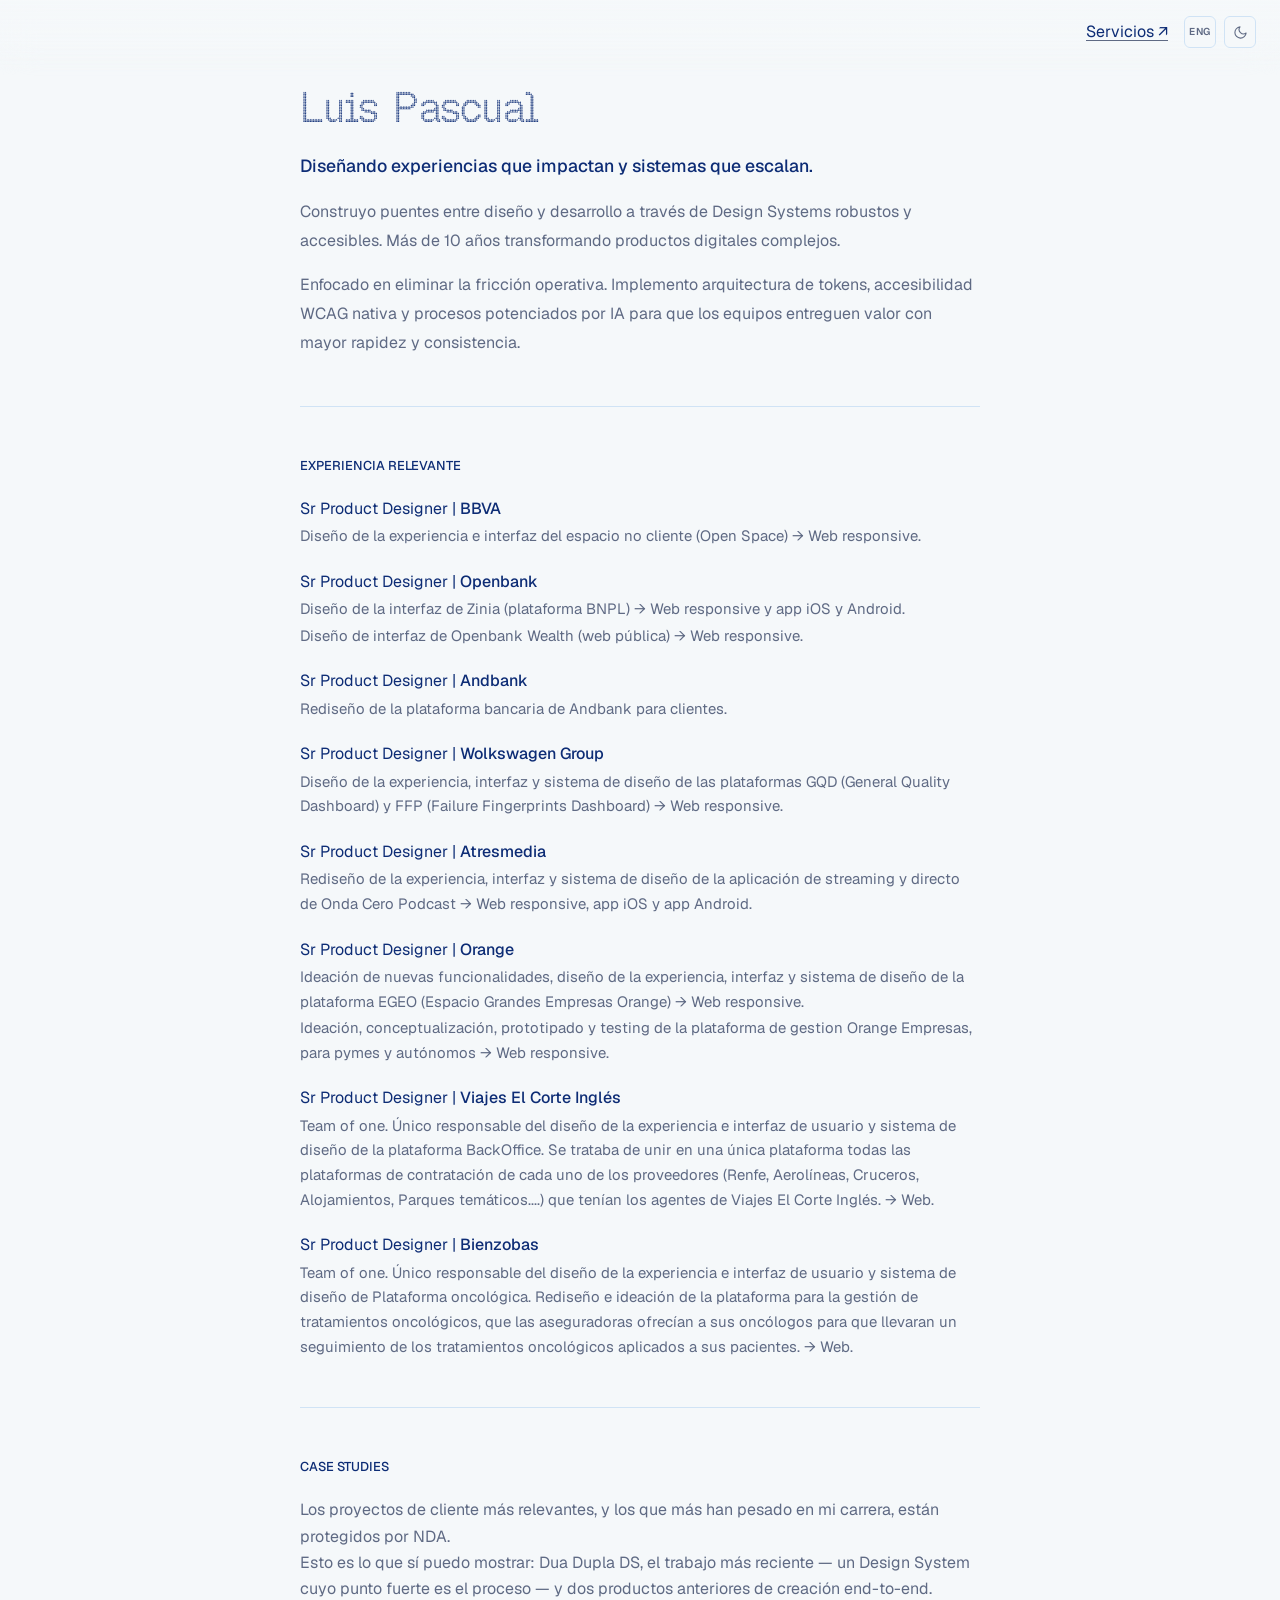
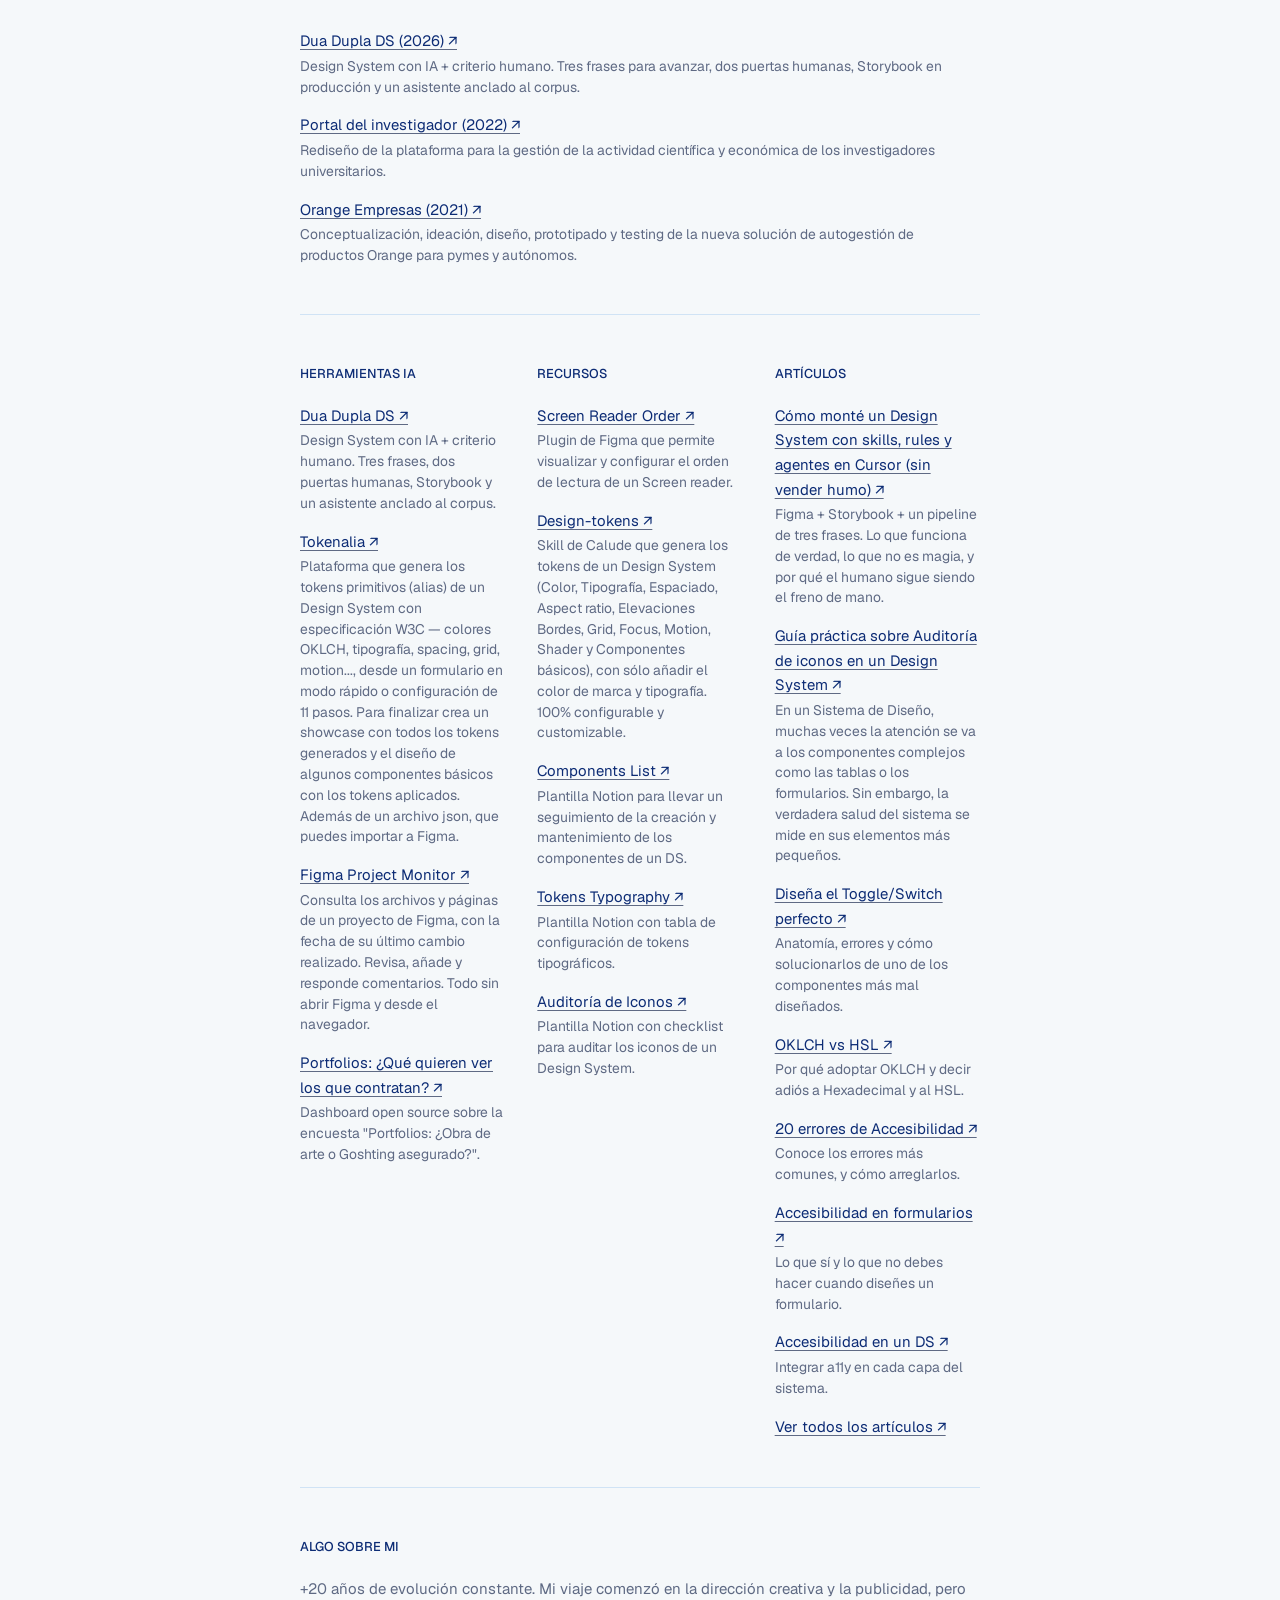
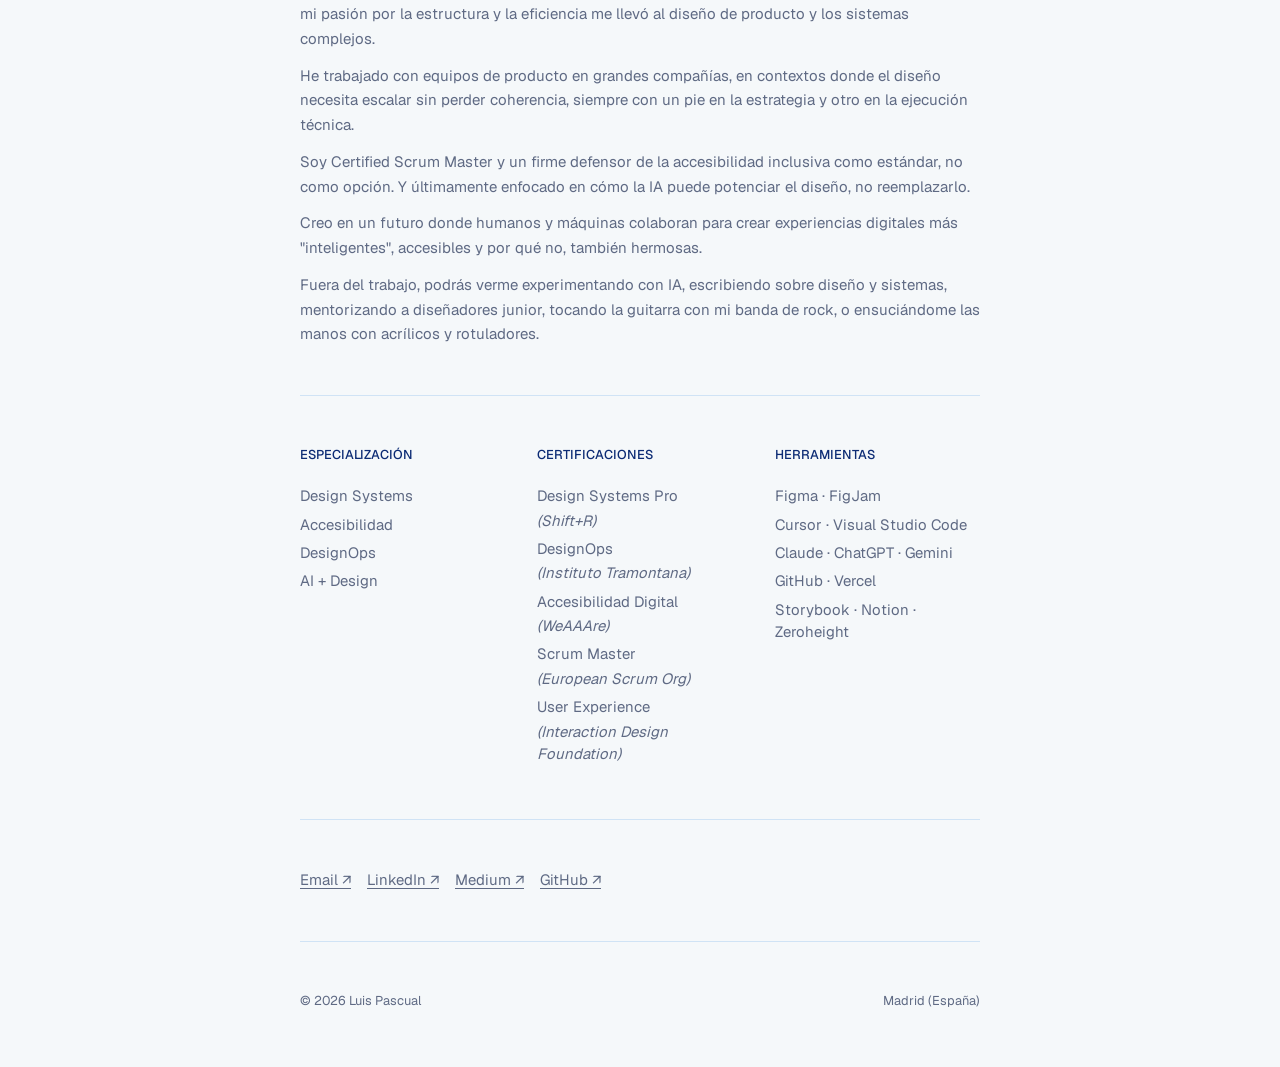
<file: index.html>
<!DOCTYPE html>
<html lang="es">
<head>
    <!-- Google tag (gtag.js) -->
<script async src="https://www.googletagmanager.com/gtag/js?id=G-8W9S8MQT3W"></script>
<script>
  window.dataLayer = window.dataLayer || [];
  function gtag(){dataLayer.push(arguments);}
  gtag('js', new Date());

  gtag('config', 'G-8W9S8MQT3W');
</script>
    <meta charset="UTF-8">
    <meta name="viewport" content="width=device-width, initial-scale=1.0">
    <meta name="description" content="Luis Pascual — Sr Product Designer especializado en Design Systems, Accesibilidad y DesignOps">
    <title>Luis Pascual — Sr Product Designer</title>
    <link rel="alternate" hreflang="es" href="/">
    <link rel="alternate" hreflang="en" href="/en/">
    <link rel="alternate" hreflang="x-default" href="/">
    <link rel="icon" href="assets/favicon.svg" type="image/svg+xml" sizes="any">
    <link rel="stylesheet" href="css/tokens.css">
    <link rel="stylesheet" href="css/styles.css?v=12">
    <!-- Anti-FOUC: aplica el tema antes de renderizar -->
    <script>(function(){var t=localStorage.getItem('theme');if(t)document.documentElement.setAttribute('data-theme',t);})()</script>
</head>
<body>
    <a href="#main-content" class="skip-link">Saltar al contenido principal</a>

    <div class="site-controls">
        <a class="nav-link" href="servicios/">Servicios ↗</a>
        <div class="site-utilities">
            <a class="lang-toggle" href="en/" lang="en" hreflang="en" aria-label="Cambiar a inglés">ENG</a>
            <button class="theme-toggle" id="theme-toggle" aria-label="Cambiar a modo oscuro">
                <!-- Luna: visible en modo claro -->
                <svg class="icon-moon" xmlns="http://www.w3.org/2000/svg" width="15" height="15" viewBox="0 0 24 24" fill="none" stroke="currentColor" stroke-width="1.75" stroke-linecap="round" stroke-linejoin="round" aria-hidden="true">
                    <path d="M21 12.79A9 9 0 1 1 11.21 3 7 7 0 0 0 21 12.79z"/>
                </svg>
                <!-- Sol: visible en modo oscuro -->
                <svg class="icon-sun" xmlns="http://www.w3.org/2000/svg" width="15" height="15" viewBox="0 0 24 24" fill="none" stroke="currentColor" stroke-width="1.75" stroke-linecap="round" stroke-linejoin="round" aria-hidden="true">
                    <circle cx="12" cy="12" r="4.5"/>
                    <line x1="12" y1="2"     x2="12" y2="4"/>
                    <line x1="12" y1="20"    x2="12" y2="22"/>
                    <line x1="4.22" y1="4.22"   x2="5.64" y2="5.64"/>
                    <line x1="18.36" y1="18.36" x2="19.78" y2="19.78"/>
                    <line x1="2"  y1="12"    x2="4"  y2="12"/>
                    <line x1="20" y1="12"    x2="22" y2="12"/>
                    <line x1="4.22" y1="19.78"  x2="5.64" y2="18.36"/>
                    <line x1="18.36" y1="5.64"  x2="19.78" y2="4.22"/>
                </svg>
            </button>
        </div>
    </div>
    <canvas id="dot-grid" aria-hidden="true"></canvas>
    <main id="main-content">
        <header class="intro">
            <h1>Luis Pascual</h1>
            <p class="tagline-1">
                Diseñando experiencias que impactan y sistemas que escalan.
            </p>
            <p class="tagline">
                Construyo puentes entre diseño y desarrollo a través de Design Systems robustos y accesibles. Más de 10 años transformando productos digitales complejos.
            </p>

            <p class="tagline">
                Enfocado en eliminar la fricción operativa. Implemento arquitectura de tokens, accesibilidad WCAG nativa y procesos potenciados por IA para que los equipos entreguen valor con mayor rapidez y consistencia.
            </p>
        </header>

        <hr>

        <section>
            <h2>Experiencia relevante</h2>
            <div class="work-list">
                <div class="work-item">
                    <p class="work-role">Sr Product Designer |  <strong>BBVA</strong></p>
                    <p class="work-meta">Diseño de la experiencia e interfaz del espacio no cliente (Open Space) → Web responsive.</p>
                </div>
                <div class="work-item">
                    <p class="work-role">Sr Product Designer |  <strong>Openbank</strong></p>
                    <p class="work-meta">Diseño de la interfaz de Zinia (plataforma BNPL) → Web responsive y app iOS y Android.</p>
                    <p class="work-meta">Diseño de interfaz de Openbank Wealth (web pública) → Web responsive.</p>
                </div>
                <div class="work-item">
                    <p class="work-role">Sr Product Designer |  <strong>Andbank</strong></p>
                    <p class="work-meta">Rediseño de la plataforma bancaria de Andbank para clientes.</p>
                </div>
                <div class="work-item">
                    <p class="work-role">Sr Product Designer |  <strong>Wolkswagen Group</strong></p>
                    <p class="work-meta">Diseño de la experiencia, interfaz y sistema de diseño de las plataformas GQD (General Quality Dashboard) y FFP (Failure Fingerprints Dashboard) → Web responsive.</p>
                </div>
                <div class="work-item">
                    <p class="work-role">Sr Product Designer |  <strong>Atresmedia</strong></p>
                    <p class="work-meta">Rediseño de la experiencia, interfaz y sistema de diseño de la aplicación de streaming y directo de Onda Cero Podcast → Web responsive, app iOS y app Android.</p>
                </div>
                <div class="work-item">
                    <p class="work-role">Sr Product Designer |  <strong>Orange</strong></p>
                    <p class="work-meta">Ideación de nuevas funcionalidades, diseño de la experiencia, interfaz y sistema de diseño de la plataforma EGEO (Espacio Grandes Empresas Orange) → Web responsive.</p>
                    <p class="work-meta">Ideación, conceptualización, prototipado y testing de la plataforma de gestion Orange Empresas, para pymes y autónomos → Web responsive.</p>
                </div>
                <div class="work-item">
                    <p class="work-role">Sr Product Designer |  <strong>Viajes El Corte Inglés</strong></p>
                    <p class="work-meta">Team of one. Único responsable del diseño de la experiencia e interfaz de usuario y sistema de diseño de la plataforma BackOffice. Se trataba de unir en una única plataforma todas las plataformas de contratación de cada uno de los proveedores (Renfe, Aerolíneas, Cruceros, Alojamientos, Parques temáticos....) que tenían los agentes de Viajes El Corte Inglés. → Web.</p>
                </div>
                <div class="work-item">
                    <p class="work-role">Sr Product Designer |  <strong>Bienzobas</strong></p>
                    <p class="work-meta">Team of one. Único responsable del diseño de la experiencia e interfaz de usuario y sistema de diseño de Plataforma oncológica. Rediseño e ideación de la plataforma para la gestión de tratamientos oncológicos, que las aseguradoras ofrecían a sus oncólogos para que llevaran un seguimiento de los tratamientos oncológicos aplicados a sus pacientes. → Web.</p>
                </div>
            </div>
        </section>
        <hr>
         <section>
            <h2>Case studies</h2>
            <p>Los proyectos de cliente más relevantes, y los que más han pesado en mi carrera, están protegidos por NDA.</p>
            <p>Esto es lo que sí puedo mostrar: Dua Dupla DS, el trabajo más reciente — un Design System cuyo punto fuerte es el proceso — y dos productos anteriores de creación end-to-end.</p>
            <br>
            <div class="grid-entry">
                <p><a href="casestudies/duaduplads.html">Dua Dupla DS (2026) ↗</a></p>
                <p class="meta">Design System con IA + criterio humano. Tres frases para avanzar, dos puertas humanas, Storybook en producción y un asistente anclado al corpus.</p>
            </div>
            <div class="grid-entry">
                <p><a href="casestudies/portalinvestigador.html">Portal del investigador (2022) ↗</a></p>
                <p class="meta">Rediseño de la plataforma para la gestión de la actividad científica y económica de los investigadores universitarios.</p>
            </div>
            <div class="grid-entry">
                <p><a href="casestudies/orangeempresas.html">Orange Empresas (2021) ↗</a></p>
                <p class="meta">Conceptualización, ideación, diseño, prototipado y testing de la nueva solución de autogestión de productos Orange para pymes y autónomos.</p>
            </div>
        </section>

        <hr>

        <section>
            <div class="grid-3">
                <div class="grid-col">
                    <h2>Herramientas IA</h2>
                    <div class="grid-entry">
                        <p><a href="casestudies/duaduplads.html">Dua Dupla DS ↗</a></p>
                        <p class="meta">Design System con IA + criterio humano. Tres frases, dos puertas humanas, Storybook y un asistente anclado al corpus.</p>
                    </div>

                    <div class="grid-entry">
                        <p><a href="https://tokenalia.vercel.app/" target="_blank" rel="noopener noreferrer">Tokenalia ↗</a></p>
                        <p class="meta">Plataforma que genera los tokens primitivos (alias) de un Design System con especificación W3C — colores OKLCH, tipografía, spacing, grid, motion..., desde un formulario en modo rápido o configuración de 11 pasos. Para finalizar crea un showcase con todos los tokens generados y el diseño de algunos componentes básicos con los tokens aplicados. Además de un archivo json, que puedes importar a Figma.</p>
                    </div>

                    <div class="grid-entry">
                        <p><a href="https://figma-project-monitor.vercel.app/" target="_blank" rel="noopener noreferrer">Figma Project Monitor ↗</a></p>
                        <p class="meta">Consulta los archivos y páginas de un proyecto de Figma, con la fecha de su último cambio realizado. Revisa, añade y responde comentarios. Todo sin abrir Figma y desde el navegador.</p>
                    </div>



                    <div class="grid-entry">
                        <p><a href="https://dashboard-portfolios.vercel.app" target="_blank" rel="noopener noreferrer">Portfolios: ¿Qué quieren ver los que contratan? ↗</a></p>
                        <p class="meta">Dashboard open source sobre la encuesta "Portfolios: ¿Obra de arte o Goshting asegurado?".</p>
                    </div>
<!--
                    <div class="grid-entry">
                        <p><a href="pluxee/auditoria-pluxee.html" target="_blank" rel="noopener noreferrer">Auditoría Pluxee ↗</a></p>
                        <p class="meta">Auditoría UI completa del sitio Pluxee.com.</p>
                    </div>
                  -->
                </div>

                <div class="grid-col">
                    <h2>Recursos</h2>

                    <div class="grid-entry">
                        <p><a href="https://www.figma.com/community/plugin/1593211376978064544/screen-reader-order" target="_blank" rel="noopener noreferrer">Screen Reader Order ↗</a></p>
                        <p class="meta">Plugin de Figma que permite visualizar y configurar el orden de lectura de un Screen reader.</p>
                    </div>

                    <div class="grid-entry">
                        <p><a href="ds-tokens/design-tokens.html">Design-tokens ↗</a></p>
                        <p class="meta">Skill de Calude que genera los tokens de un Design System (Color, Tipografía, Espaciado, Aspect ratio, Elevaciones Bordes, Grid, Focus, Motion, Shader y Componentes básicos), con sólo añadir el color de marca y tipografía. 100% configurable y customizable.</p>
                    </div>

                    <div class="grid-entry">
                        <p><a href="https://www.notion.so/03bcd480919f4fb1b383849f48a119b6?v=7e4f53a19e354e63ab1527de29b57db6" target="_blank" rel="noopener noreferrer">Components List ↗</a></p>
                        <p class="meta">Plantilla Notion para llevar un seguimiento de la creación y mantenimiento de los componentes de un DS.</p>
                    </div>

                    <div class="grid-entry">
                        <p><a href="https://www.notion.so/Tokens-Typography-2aa26ddd114b813ea56feec425c60e7f" target="_blank" rel="noopener noreferrer">Tokens Typography ↗</a></p>
                        <p class="meta">Plantilla Notion con tabla de configuración de tokens tipográficos.</p>
                    </div>

                    <div class="grid-entry">
                        <p><a href="https://www.notion.so/Auditor-a-de-Iconos-2f626ddd114b807dad49fb5dbe85ddfd" target="_blank" rel="noopener noreferrer">Auditoría de Iconos ↗</a></p>
                        <p class="meta">Plantilla Notion con checklist para auditar los iconos de un Design System.</p>
                    </div>
                </div>

                <div class="grid-col">
                    <h2>Artículos</h2>

                    <div class="grid-entry">
                        <p><a href="https://medium.com/@luispascualcid/c%C3%B3mo-mont%C3%A9-un-design-system-con-skills-rules-y-agentes-en-cursor-sin-vender-humo-a3fd4daf10e1" target="_blank" rel="noopener noreferrer">Cómo monté un Design System con skills, rules y agentes en Cursor (sin vender humo) ↗</a></p>
                        <p class="meta">Figma + Storybook + un pipeline de tres frases. Lo que funciona de verdad, lo que no es magia, y por qué el humano sigue siendo el freno de mano.</p>
                    </div>

                    <div class="grid-entry">
                        <p><a href="https://medium.com/@luispascualcid/gu%C3%ADa-pr%C3%A1ctica-sobre-auditor%C3%ADa-de-iconos-en-un-design-system-6923f6a5f775" target="_blank" rel="noopener noreferrer">Guía práctica sobre Auditoría de iconos en un Design System ↗</a></p>
                        <p class="meta">En un Sistema de Diseño, muchas veces la atención se va a los componentes complejos como las tablas o los formularios. Sin embargo, la verdadera salud del sistema se mide en sus elementos más pequeños.</p>
                    </div>

                    <div class="grid-entry">
                        <p><a href="https://medium.com/@luispascualcid/c%C3%B3mo-dise%C3%B1ar-el-toggle-switch-perfecto-91bf206f53ad" target="_blank" rel="noopener noreferrer">Diseña el Toggle/Switch perfecto ↗</a></p>
                        <p class="meta">Anatomía, errores y cómo solucionarlos de uno de los componentes más mal diseñados.</p>
                    </div>

                    <div class="grid-entry">
                        <p><a href="https://medium.com/@luispascualcid/la-realidad-del-color-en-los-design-systems-por-qu%C3%A9-debes-adoptar-oklch-y-decir-adi%C3%B3s-a-hex-y-a14704629420" target="_blank" rel="noopener noreferrer">OKLCH vs HSL ↗</a></p>
                        <p class="meta">Por qué adoptar OKLCH y decir adiós a Hexadecimal y al HSL.</p>
                    </div>

                    <div class="grid-entry">
                        <p><a href="https://medium.com/@luispascualcid/los-20-errores-de-accesibilidad-m%C3%A1s-comunes-y-c%C3%B3mo-solucionarlos-074008c3c1ff" target="_blank" rel="noopener noreferrer">20 errores de Accesibilidad ↗</a></p>
                        <p class="meta">Conoce los errores más comunes, y cómo arreglarlos.</p>
                    </div>

                    <div class="grid-entry">
                        <p><a href="https://medium.com/@luispascualcid/accesibilidad-en-formularios-lo-que-s%C3%AD-y-lo-que-no-debes-hacer-a6dd7098da72" target="_blank" rel="noopener noreferrer">Accesibilidad en formularios ↗</a></p>
                        <p class="meta">Lo que sí y lo que no debes hacer cuando diseñes un formulario.</p>
                    </div>

                    <div class="grid-entry">
                        <p><a href="https://medium.com/@luispascualcid/c%C3%B3mo-integrar-la-accesibilidad-en-un-sistema-de-dise%C3%B1o-7f72a4a39fd8" target="_blank" rel="noopener noreferrer">Accesibilidad en un DS ↗</a></p>
                        <p class="meta">Integrar a11y en cada capa del sistema.</p>
                    </div>

                    <div class="grid-entry">
                        <p><a href="https://medium.com/@luispascualcid" target="_blank" rel="noopener noreferrer">Ver todos los artículos ↗</a></p>
                    </div>
                </div>
            </div>
        </section>

        <hr>

        <section class="now">
            <h2>Algo sobre mi</h2>
            <p>
                +20 años de evolución constante. Mi viaje comenzó en la dirección creativa y la publicidad, pero mi pasión por la estructura y la eficiencia me llevó al diseño de producto y los sistemas complejos.
            </p>
            <p>
                He trabajado con equipos de producto en grandes compañías, en contextos donde el diseño necesita escalar sin perder coherencia, siempre con un pie en la estrategia y otro en la ejecución técnica. 
            </p>
            <p>Soy Certified Scrum Master y un firme defensor de la accesibilidad inclusiva como estándar, no como opción. Y últimamente enfocado en cómo la IA puede potenciar el diseño, no reemplazarlo.
            </p>
            <p>Creo en un futuro donde humanos y máquinas colaboran para crear experiencias digitales más "inteligentes", accesibles y por qué no, también hermosas.
            </p>
            <p>
                Fuera del trabajo, podrás verme experimentando con IA, escribiendo sobre diseño y sistemas, mentorizando a diseñadores junior, tocando la guitarra con mi banda de rock, o ensuciándome las manos con acrílicos y rotuladores.
            </p>
        </section>

        <hr>

        <section>
            <div class="grid-3">
                <div class="grid-col">
                    <h2>Especialización</h2>
                    <ul class="detail-list">
                        <li>Design Systems</li>
                        <li>Accesibilidad</li>
                        <li>DesignOps</li>
                        <li>AI + Design</li>
                    </ul>
                </div>
                <div class="grid-col">
                    <h2>Certificaciones</h2>
                    <ul class="detail-list">
                        <li>Design Systems Pro
                        <br><p class="work-meta"><i>(Shift+R)</i></p></li>
                        <li>DesignOps
                        <br><p class="work-meta"><i>(Instituto Tramontana)</i></p></li>
                        <li>Accesibilidad Digital
                        <br><p class="work-meta"><i>(WeAAAre)</i></p></li>
                        <li>Scrum Master
                        <br><p class="work-meta"><i>(European Scrum Org)</i></p></li>
                        <li>User Experience
                        <br><p class="work-meta"><i>(Interaction Design Foundation)</i></p></li>
                    </ul>
                </div>
                <div class="grid-col">
                    <h2>Herramientas</h2>
                    <ul class="detail-list">
                        <li>Figma · FigJam</li>
                        <li>Cursor · Visual Studio Code</li>
                        <li>Claude · ChatGPT · Gemini</li>
                        <li>GitHub · Vercel </li>
                        <li>Storybook · Notion · Zeroheight</li>
                    </ul>
                </div>
            </div>
        </section>

        <hr>

        <footer>
            <p class="social">
                <a href="mailto:luispascual@icloud.com">Email ↗</a>
                <a href="https://linkedin.com/in/luispascualcid" target="_blank" rel="noopener noreferrer">LinkedIn ↗</a>
                <a href="https://medium.com/@luispascualcid" target="_blank" rel="noopener noreferrer">Medium ↗</a>
                <a href="https://github.com/LuisPascualUX" target="_blank" rel="noopener noreferrer">GitHub ↗</a>
            </p>
                    <hr>
            <p class="copyright">
                <span>© 2026 Luis Pascual</span>
                <span>Madrid (España)</span>
            </p>
        </footer>


    </main>
    <script src="js/dot-grid.js"></script>
    <script src="js/theme.js"></script>
    <script src="js/cursor.js"></script>
</body>
</html>
</file>
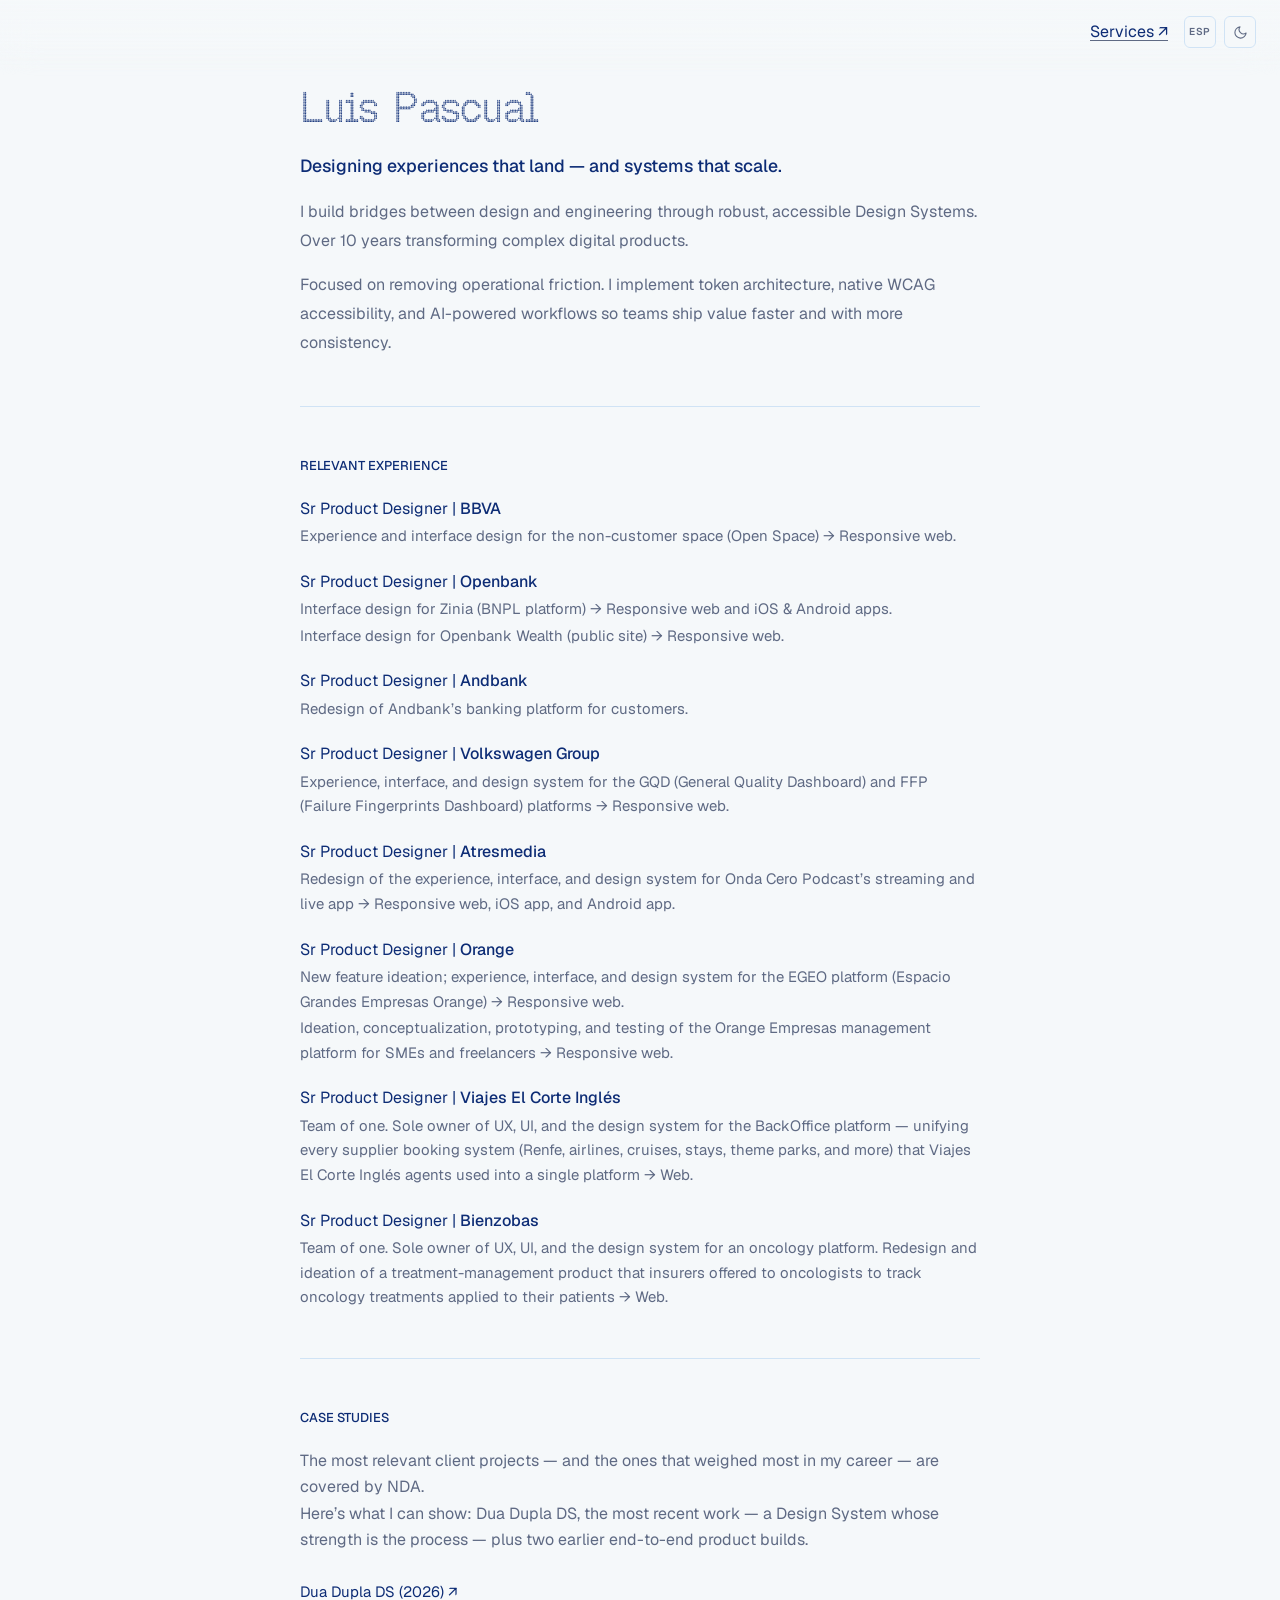
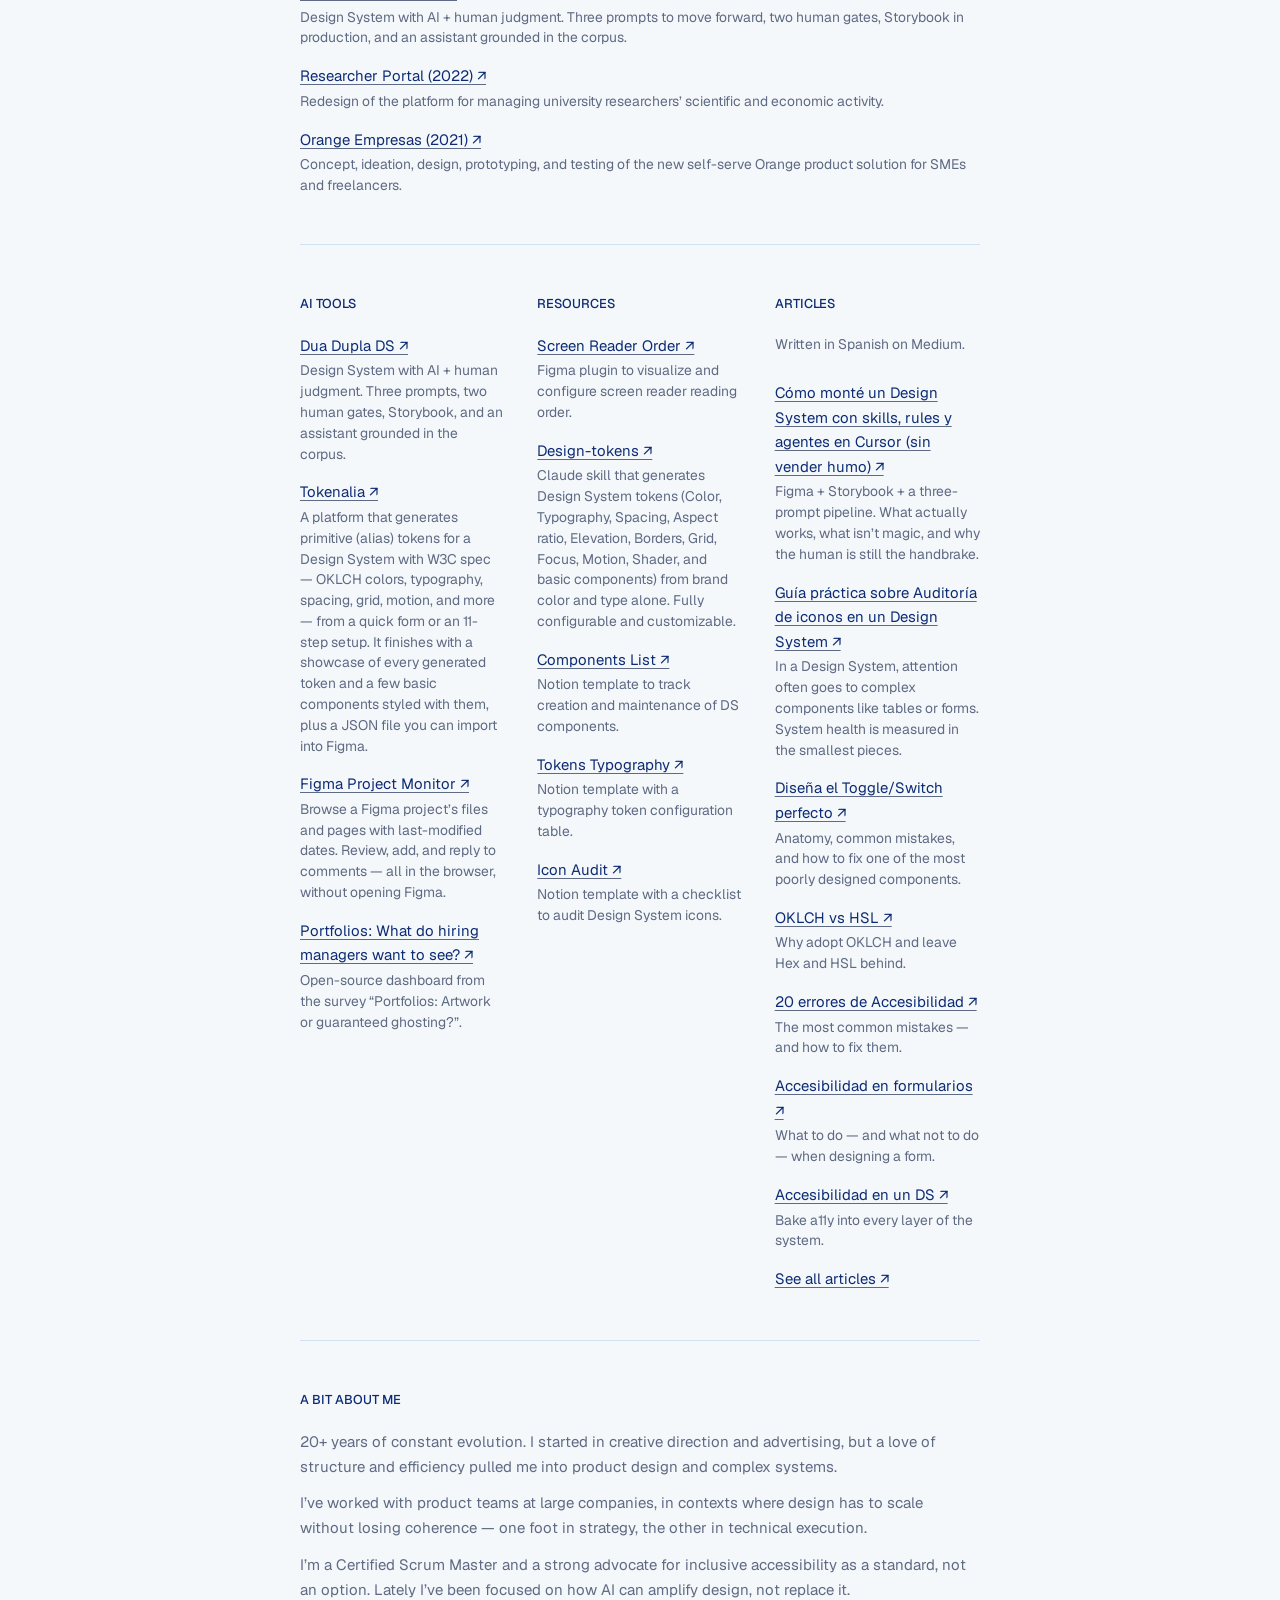
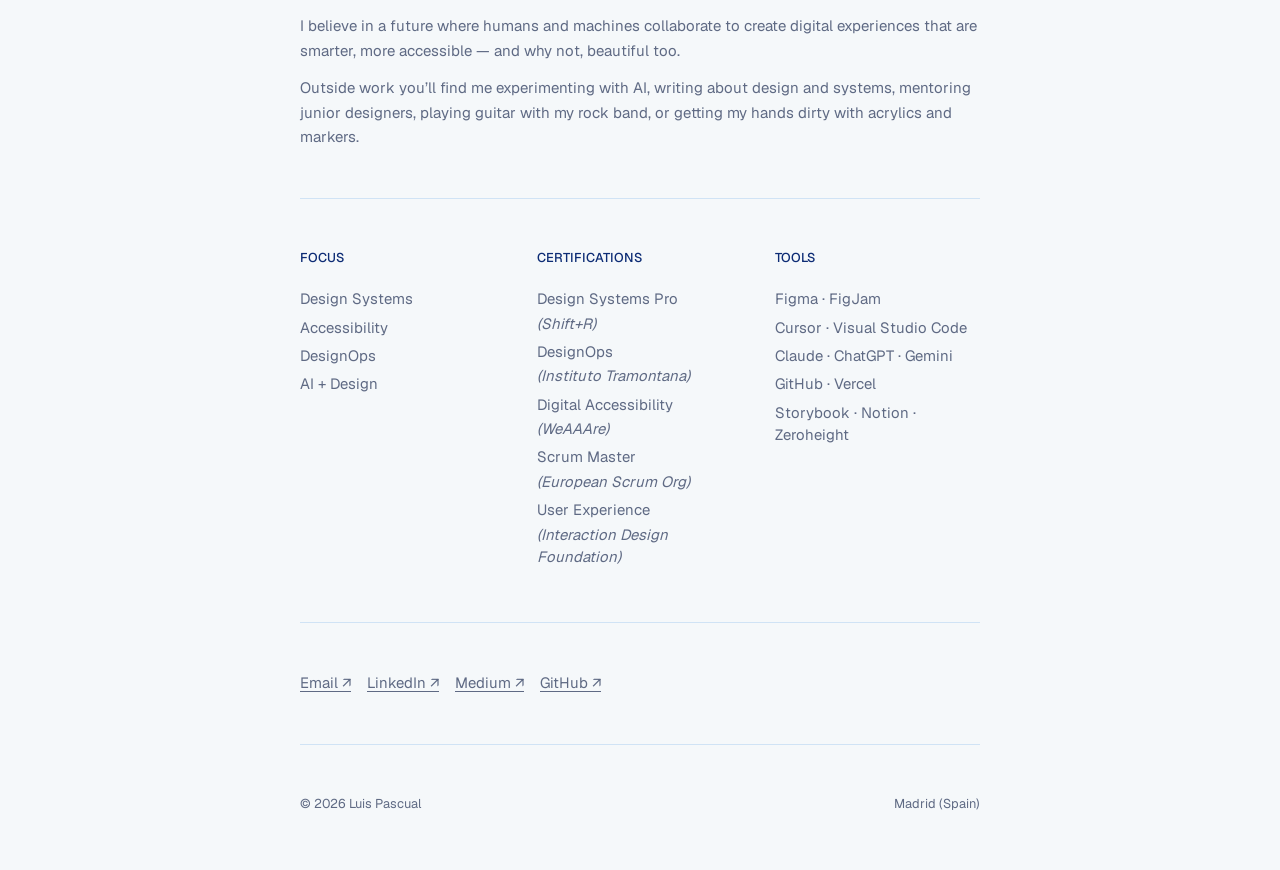
<file: en/index.html>
<!DOCTYPE html>
<html lang="en">
<head>
    <!-- Google tag (gtag.js) -->
<script async src="https://www.googletagmanager.com/gtag/js?id=G-8W9S8MQT3W"></script>
<script>
  window.dataLayer = window.dataLayer || [];
  function gtag(){dataLayer.push(arguments);}
  gtag('js', new Date());

  gtag('config', 'G-8W9S8MQT3W');
</script>
    <meta charset="UTF-8">
    <meta name="viewport" content="width=device-width, initial-scale=1.0">
    <meta name="description" content="Luis Pascual — Sr Product Designer specializing in Design Systems, Accessibility, and DesignOps">
    <title>Luis Pascual — Sr Product Designer</title>
    <link rel="alternate" hreflang="es" href="/">
    <link rel="alternate" hreflang="en" href="/en/">
    <link rel="alternate" hreflang="x-default" href="/">
    <link rel="icon" href="../assets/favicon.svg" type="image/svg+xml" sizes="any">
    <link rel="stylesheet" href="../css/tokens.css">
    <link rel="stylesheet" href="../css/styles.css?v=12">
    <!-- Anti-FOUC: apply theme before paint -->
    <script>(function(){var t=localStorage.getItem('theme');if(t)document.documentElement.setAttribute('data-theme',t);})()</script>
</head>
<body>
    <a href="#main-content" class="skip-link">Skip to main content</a>

    <div class="site-controls">
        <a class="nav-link" href="servicios/">Services ↗</a>
        <div class="site-utilities">
            <a class="lang-toggle" href="../" lang="es" hreflang="es" aria-label="Switch to Spanish">ESP</a>
            <button class="theme-toggle" id="theme-toggle" aria-label="Switch to dark mode">
                <!-- Moon: visible in light mode -->
                <svg class="icon-moon" xmlns="http://www.w3.org/2000/svg" width="15" height="15" viewBox="0 0 24 24" fill="none" stroke="currentColor" stroke-width="1.75" stroke-linecap="round" stroke-linejoin="round" aria-hidden="true">
                    <path d="M21 12.79A9 9 0 1 1 11.21 3 7 7 0 0 0 21 12.79z"/>
                </svg>
                <!-- Sun: visible in dark mode -->
                <svg class="icon-sun" xmlns="http://www.w3.org/2000/svg" width="15" height="15" viewBox="0 0 24 24" fill="none" stroke="currentColor" stroke-width="1.75" stroke-linecap="round" stroke-linejoin="round" aria-hidden="true">
                    <circle cx="12" cy="12" r="4.5"/>
                    <line x1="12" y1="2"     x2="12" y2="4"/>
                    <line x1="12" y1="20"    x2="12" y2="22"/>
                    <line x1="4.22" y1="4.22"   x2="5.64" y2="5.64"/>
                    <line x1="18.36" y1="18.36" x2="19.78" y2="19.78"/>
                    <line x1="2"  y1="12"    x2="4"  y2="12"/>
                    <line x1="20" y1="12"    x2="22" y2="12"/>
                    <line x1="4.22" y1="19.78"  x2="5.64" y2="18.36"/>
                    <line x1="18.36" y1="5.64"  x2="19.78" y2="4.22"/>
                </svg>
            </button>
        </div>
    </div>
    <canvas id="dot-grid" aria-hidden="true"></canvas>
    <main id="main-content">
        <header class="intro">
            <h1>Luis Pascual</h1>
            <p class="tagline-1">
                Designing experiences that land — and systems that scale.
            </p>
            <p class="tagline">
                I build bridges between design and engineering through robust, accessible Design Systems. Over 10 years transforming complex digital products.
            </p>

            <p class="tagline">
                Focused on removing operational friction. I implement token architecture, native WCAG accessibility, and AI-powered workflows so teams ship value faster and with more consistency.
            </p>
        </header>

        <hr>

        <section>
            <h2>Relevant experience</h2>
            <div class="work-list">
                <div class="work-item">
                    <p class="work-role">Sr Product Designer |  <strong>BBVA</strong></p>
                    <p class="work-meta">Experience and interface design for the non-customer space (Open Space) → Responsive web.</p>
                </div>
                <div class="work-item">
                    <p class="work-role">Sr Product Designer |  <strong>Openbank</strong></p>
                    <p class="work-meta">Interface design for Zinia (BNPL platform) → Responsive web and iOS &amp; Android apps.</p>
                    <p class="work-meta">Interface design for Openbank Wealth (public site) → Responsive web.</p>
                </div>
                <div class="work-item">
                    <p class="work-role">Sr Product Designer |  <strong>Andbank</strong></p>
                    <p class="work-meta">Redesign of Andbank’s banking platform for customers.</p>
                </div>
                <div class="work-item">
                    <p class="work-role">Sr Product Designer |  <strong>Volkswagen Group</strong></p>
                    <p class="work-meta">Experience, interface, and design system for the GQD (General Quality Dashboard) and FFP (Failure Fingerprints Dashboard) platforms → Responsive web.</p>
                </div>
                <div class="work-item">
                    <p class="work-role">Sr Product Designer |  <strong>Atresmedia</strong></p>
                    <p class="work-meta">Redesign of the experience, interface, and design system for Onda Cero Podcast’s streaming and live app → Responsive web, iOS app, and Android app.</p>
                </div>
                <div class="work-item">
                    <p class="work-role">Sr Product Designer |  <strong>Orange</strong></p>
                    <p class="work-meta">New feature ideation; experience, interface, and design system for the EGEO platform (Espacio Grandes Empresas Orange) → Responsive web.</p>
                    <p class="work-meta">Ideation, conceptualization, prototyping, and testing of the Orange Empresas management platform for SMEs and freelancers → Responsive web.</p>
                </div>
                <div class="work-item">
                    <p class="work-role">Sr Product Designer |  <strong>Viajes El Corte Inglés</strong></p>
                    <p class="work-meta">Team of one. Sole owner of UX, UI, and the design system for the BackOffice platform — unifying every supplier booking system (Renfe, airlines, cruises, stays, theme parks, and more) that Viajes El Corte Inglés agents used into a single platform → Web.</p>
                </div>
                <div class="work-item">
                    <p class="work-role">Sr Product Designer |  <strong>Bienzobas</strong></p>
                    <p class="work-meta">Team of one. Sole owner of UX, UI, and the design system for an oncology platform. Redesign and ideation of a treatment-management product that insurers offered to oncologists to track oncology treatments applied to their patients → Web.</p>
                </div>
            </div>
        </section>
        <hr>
         <section>
            <h2>Case studies</h2>
            <p>The most relevant client projects — and the ones that weighed most in my career — are covered by NDA.</p>
            <p>Here’s what I can show: Dua Dupla DS, the most recent work — a Design System whose strength is the process — plus two earlier end-to-end product builds.</p>
            <br>
            <div class="grid-entry">
                <p><a href="casestudies/duaduplads.html">Dua Dupla DS (2026) ↗</a></p>
                <p class="meta">Design System with AI + human judgment. Three prompts to move forward, two human gates, Storybook in production, and an assistant grounded in the corpus.</p>
            </div>
            <div class="grid-entry">
                <p><a href="casestudies/portalinvestigador.html">Researcher Portal (2022) ↗</a></p>
                <p class="meta">Redesign of the platform for managing university researchers’ scientific and economic activity.</p>
            </div>
            <div class="grid-entry">
                <p><a href="casestudies/orangeempresas.html">Orange Empresas (2021) ↗</a></p>
                <p class="meta">Concept, ideation, design, prototyping, and testing of the new self-serve Orange product solution for SMEs and freelancers.</p>
            </div>
        </section>

        <hr>

        <section>
            <div class="grid-3">
                <div class="grid-col">
                    <h2>AI tools</h2>
                    <div class="grid-entry">
                        <p><a href="casestudies/duaduplads.html">Dua Dupla DS ↗</a></p>
                        <p class="meta">Design System with AI + human judgment. Three prompts, two human gates, Storybook, and an assistant grounded in the corpus.</p>
                    </div>

                    <div class="grid-entry">
                        <p><a href="https://tokenalia.vercel.app/" target="_blank" rel="noopener noreferrer">Tokenalia ↗</a></p>
                        <p class="meta">A platform that generates primitive (alias) tokens for a Design System with W3C spec — OKLCH colors, typography, spacing, grid, motion, and more — from a quick form or an 11-step setup. It finishes with a showcase of every generated token and a few basic components styled with them, plus a JSON file you can import into Figma.</p>
                    </div>

                    <div class="grid-entry">
                        <p><a href="https://figma-project-monitor.vercel.app/" target="_blank" rel="noopener noreferrer">Figma Project Monitor ↗</a></p>
                        <p class="meta">Browse a Figma project’s files and pages with last-modified dates. Review, add, and reply to comments — all in the browser, without opening Figma.</p>
                    </div>



                    <div class="grid-entry">
                        <p><a href="https://dashboard-portfolios.vercel.app" target="_blank" rel="noopener noreferrer">Portfolios: What do hiring managers want to see? ↗</a></p>
                        <p class="meta">Open-source dashboard from the survey “Portfolios: Artwork or guaranteed ghosting?”.</p>
                    </div>
<!--
                    <div class="grid-entry">
                        <p><a href="../pluxee/auditoria-pluxee.html" target="_blank" rel="noopener noreferrer">Pluxee audit ↗</a></p>
                        <p class="meta">Full UI audit of Pluxee.com.</p>
                    </div>
                  -->
                </div>

                <div class="grid-col">
                    <h2>Resources</h2>

                    <div class="grid-entry">
                        <p><a href="https://www.figma.com/community/plugin/1593211376978064544/screen-reader-order" target="_blank" rel="noopener noreferrer">Screen Reader Order ↗</a></p>
                        <p class="meta">Figma plugin to visualize and configure screen reader reading order.</p>
                    </div>

                    <div class="grid-entry">
                        <p><a href="ds-tokens/design-tokens.html">Design-tokens ↗</a></p>
                        <p class="meta">Claude skill that generates Design System tokens (Color, Typography, Spacing, Aspect ratio, Elevation, Borders, Grid, Focus, Motion, Shader, and basic components) from brand color and type alone. Fully configurable and customizable.</p>
                    </div>

                    <div class="grid-entry">
                        <p><a href="https://www.notion.so/03bcd480919f4fb1b383849f48a119b6?v=7e4f53a19e354e63ab1527de29b57db6" target="_blank" rel="noopener noreferrer">Components List ↗</a></p>
                        <p class="meta">Notion template to track creation and maintenance of DS components.</p>
                    </div>

                    <div class="grid-entry">
                        <p><a href="https://www.notion.so/Tokens-Typography-2aa26ddd114b813ea56feec425c60e7f" target="_blank" rel="noopener noreferrer">Tokens Typography ↗</a></p>
                        <p class="meta">Notion template with a typography token configuration table.</p>
                    </div>

                    <div class="grid-entry">
                        <p><a href="https://www.notion.so/Auditor-a-de-Iconos-2f626ddd114b807dad49fb5dbe85ddfd" target="_blank" rel="noopener noreferrer">Icon Audit ↗</a></p>
                        <p class="meta">Notion template with a checklist to audit Design System icons.</p>
                    </div>
                </div>

                <div class="grid-col">
                    <h2>Articles</h2>
                    <p class="meta">Written in Spanish on Medium.</p>
                    <br>

                    <div class="grid-entry">
                        <p><a href="https://medium.com/@luispascualcid/c%C3%B3mo-mont%C3%A9-un-design-system-con-skills-rules-y-agentes-en-cursor-sin-vender-humo-a3fd4daf10e1" target="_blank" rel="noopener noreferrer">Cómo monté un Design System con skills, rules y agentes en Cursor (sin vender humo) ↗</a></p>
                        <p class="meta">Figma + Storybook + a three-prompt pipeline. What actually works, what isn’t magic, and why the human is still the handbrake.</p>
                    </div>

                    <div class="grid-entry">
                        <p><a href="https://medium.com/@luispascualcid/gu%C3%ADa-pr%C3%A1ctica-sobre-auditor%C3%ADa-de-iconos-en-un-design-system-6923f6a5f775" target="_blank" rel="noopener noreferrer">Guía práctica sobre Auditoría de iconos en un Design System ↗</a></p>
                        <p class="meta">In a Design System, attention often goes to complex components like tables or forms. System health is measured in the smallest pieces.</p>
                    </div>

                    <div class="grid-entry">
                        <p><a href="https://medium.com/@luispascualcid/c%C3%B3mo-dise%C3%B1ar-el-toggle-switch-perfecto-91bf206f53ad" target="_blank" rel="noopener noreferrer">Diseña el Toggle/Switch perfecto ↗</a></p>
                        <p class="meta">Anatomy, common mistakes, and how to fix one of the most poorly designed components.</p>
                    </div>

                    <div class="grid-entry">
                        <p><a href="https://medium.com/@luispascualcid/la-realidad-del-color-en-los-design-systems-por-qu%C3%A9-debes-adoptar-oklch-y-decir-adi%C3%B3s-a-hex-y-a14704629420" target="_blank" rel="noopener noreferrer">OKLCH vs HSL ↗</a></p>
                        <p class="meta">Why adopt OKLCH and leave Hex and HSL behind.</p>
                    </div>

                    <div class="grid-entry">
                        <p><a href="https://medium.com/@luispascualcid/los-20-errores-de-accesibilidad-m%C3%A1s-comunes-y-c%C3%B3mo-solucionarlos-074008c3c1ff" target="_blank" rel="noopener noreferrer">20 errores de Accesibilidad ↗</a></p>
                        <p class="meta">The most common mistakes — and how to fix them.</p>
                    </div>

                    <div class="grid-entry">
                        <p><a href="https://medium.com/@luispascualcid/accesibilidad-en-formularios-lo-que-s%C3%AD-y-lo-que-no-debes-hacer-a6dd7098da72" target="_blank" rel="noopener noreferrer">Accesibilidad en formularios ↗</a></p>
                        <p class="meta">What to do — and what not to do — when designing a form.</p>
                    </div>

                    <div class="grid-entry">
                        <p><a href="https://medium.com/@luispascualcid/c%C3%B3mo-integrar-la-accesibilidad-en-un-sistema-de-dise%C3%B1o-7f72a4a39fd8" target="_blank" rel="noopener noreferrer">Accesibilidad en un DS ↗</a></p>
                        <p class="meta">Bake a11y into every layer of the system.</p>
                    </div>

                    <div class="grid-entry">
                        <p><a href="https://medium.com/@luispascualcid" target="_blank" rel="noopener noreferrer">See all articles ↗</a></p>
                    </div>
                </div>
            </div>
        </section>

        <hr>

        <section class="now">
            <h2>A bit about me</h2>
            <p>
                20+ years of constant evolution. I started in creative direction and advertising, but a love of structure and efficiency pulled me into product design and complex systems.
            </p>
            <p>
                I’ve worked with product teams at large companies, in contexts where design has to scale without losing coherence — one foot in strategy, the other in technical execution.
            </p>
            <p>I’m a Certified Scrum Master and a strong advocate for inclusive accessibility as a standard, not an option. Lately I’ve been focused on how AI can amplify design, not replace it.
            </p>
            <p>I believe in a future where humans and machines collaborate to create digital experiences that are smarter, more accessible — and why not, beautiful too.
            </p>
            <p>
                Outside work you’ll find me experimenting with AI, writing about design and systems, mentoring junior designers, playing guitar with my rock band, or getting my hands dirty with acrylics and markers.
            </p>
        </section>

        <hr>

        <section>
            <div class="grid-3">
                <div class="grid-col">
                    <h2>Focus</h2>
                    <ul class="detail-list">
                        <li>Design Systems</li>
                        <li>Accessibility</li>
                        <li>DesignOps</li>
                        <li>AI + Design</li>
                    </ul>
                </div>
                <div class="grid-col">
                    <h2>Certifications</h2>
                    <ul class="detail-list">
                        <li>Design Systems Pro
                        <br><p class="work-meta"><i>(Shift+R)</i></p></li>
                        <li>DesignOps
                        <br><p class="work-meta"><i>(Instituto Tramontana)</i></p></li>
                        <li>Digital Accessibility
                        <br><p class="work-meta"><i>(WeAAAre)</i></p></li>
                        <li>Scrum Master
                        <br><p class="work-meta"><i>(European Scrum Org)</i></p></li>
                        <li>User Experience
                        <br><p class="work-meta"><i>(Interaction Design Foundation)</i></p></li>
                    </ul>
                </div>
                <div class="grid-col">
                    <h2>Tools</h2>
                    <ul class="detail-list">
                        <li>Figma · FigJam</li>
                        <li>Cursor · Visual Studio Code</li>
                        <li>Claude · ChatGPT · Gemini</li>
                        <li>GitHub · Vercel </li>
                        <li>Storybook · Notion · Zeroheight</li>
                    </ul>
                </div>
            </div>
        </section>

        <hr>

        <footer>
            <p class="social">
                <a href="mailto:luispascual@icloud.com">Email ↗</a>
                <a href="https://linkedin.com/in/luispascualcid" target="_blank" rel="noopener noreferrer">LinkedIn ↗</a>
                <a href="https://medium.com/@luispascualcid" target="_blank" rel="noopener noreferrer">Medium ↗</a>
                <a href="https://github.com/LuisPascualUX" target="_blank" rel="noopener noreferrer">GitHub ↗</a>
            </p>
                    <hr>
            <p class="copyright">
                <span>© 2026 Luis Pascual</span>
                <span>Madrid (Spain)</span>
            </p>
        </footer>


    </main>
    <script src="../js/dot-grid.js"></script>
    <script src="../js/theme.js"></script>
    <script src="../js/cursor.js"></script>
</body>
</html>
</file>
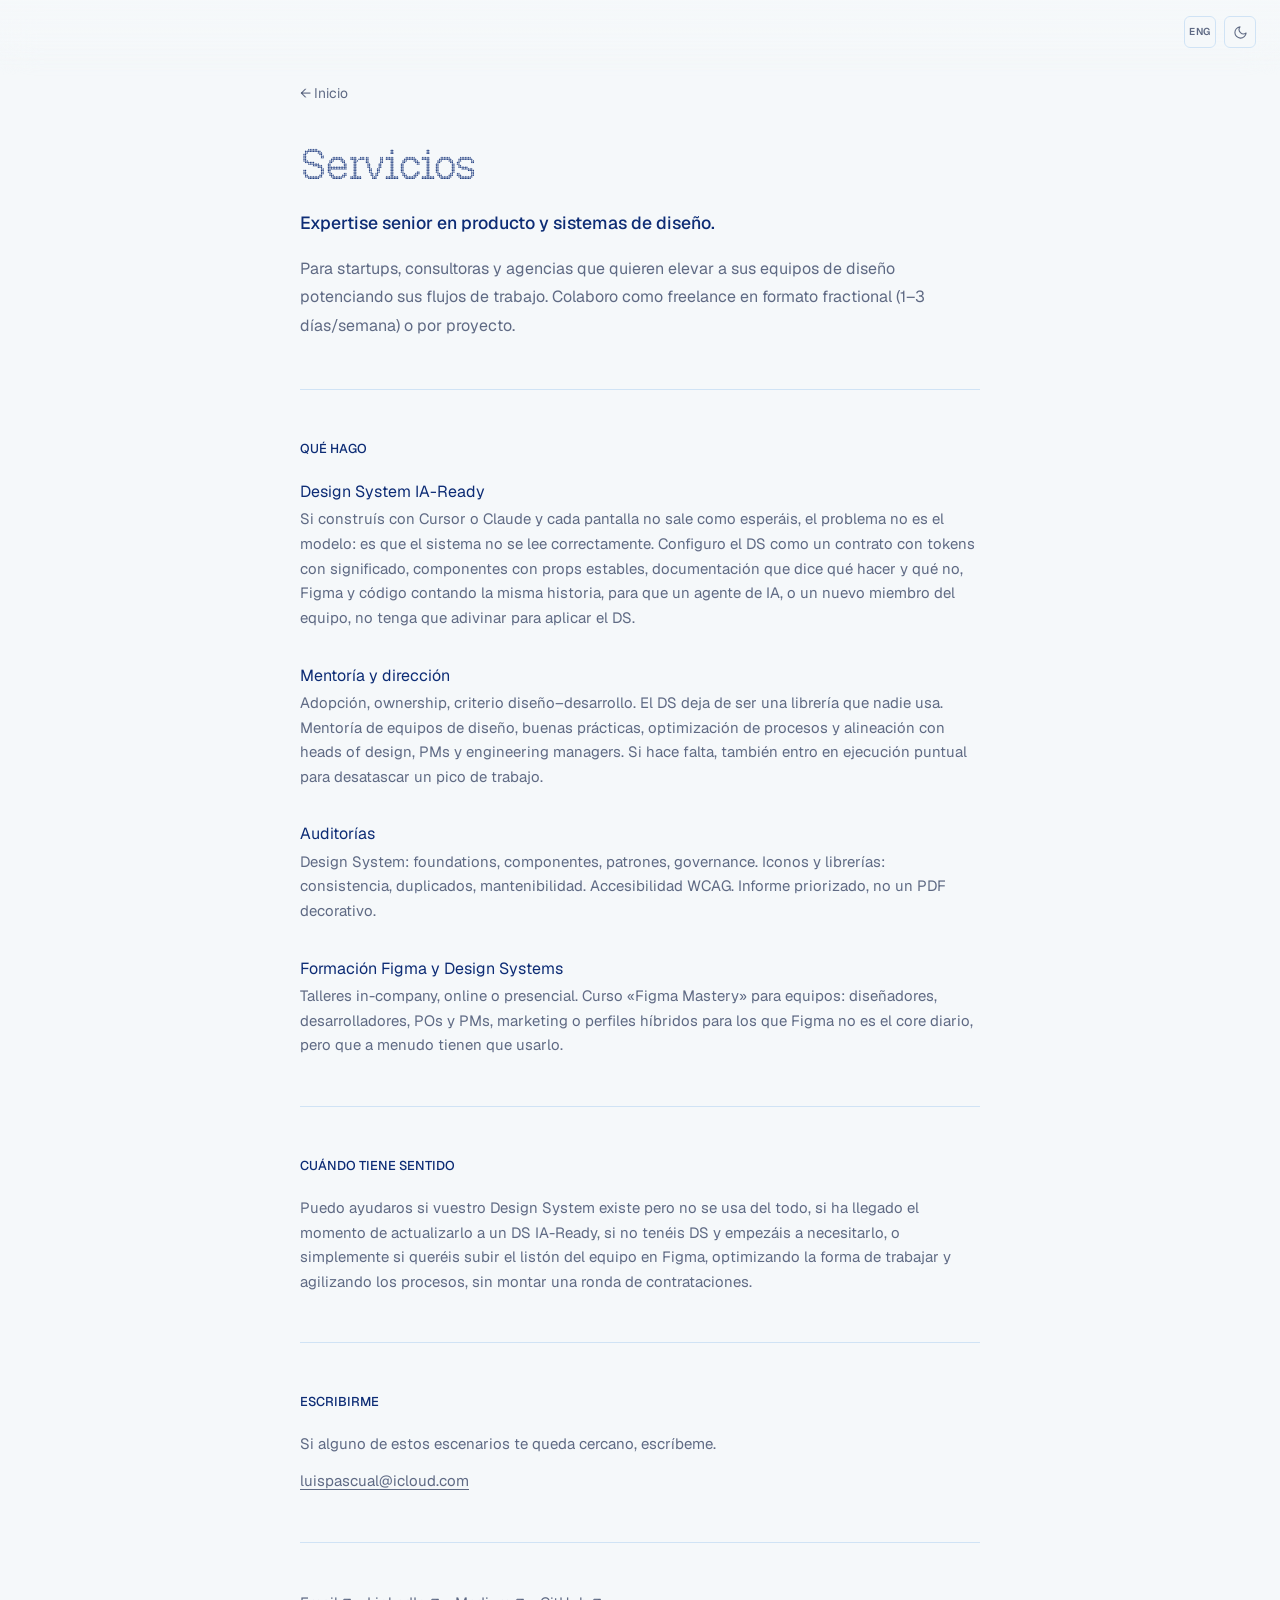
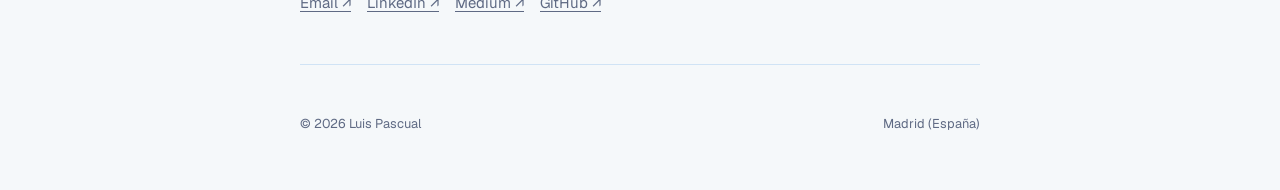
<file: servicios/index.html>
<!DOCTYPE html>
<html lang="es">
<head>
    <!-- Google tag (gtag.js) -->
<script async src="https://www.googletagmanager.com/gtag/js?id=G-8W9S8MQT3W"></script>
<script>
  window.dataLayer = window.dataLayer || [];
  function gtag(){dataLayer.push(arguments);}
  gtag('js', new Date());

  gtag('config', 'G-8W9S8MQT3W');
</script>
    <meta charset="UTF-8">
    <meta name="viewport" content="width=device-width, initial-scale=1.0">
    <meta name="description" content="Servicios freelance de Luis Pascual: Design System IA-Ready, mentoría 1–2 días/semana, auditorías de DS y accesibilidad, formación Figma y Design Systems.">
    <title>Servicios — Luis Pascual</title>
    <link rel="alternate" hreflang="es" href="/servicios/">
    <link rel="alternate" hreflang="en" href="/en/servicios/">
    <link rel="alternate" hreflang="x-default" href="/servicios/">
    <link rel="icon" href="../assets/favicon.svg" type="image/svg+xml" sizes="any">
    <link rel="stylesheet" href="../css/tokens.css">
    <link rel="stylesheet" href="../css/styles.css?v=12">
    <script>(function(){var t=localStorage.getItem('theme');if(t)document.documentElement.setAttribute('data-theme',t);})()</script>
</head>
<body>
    <a href="#main-content" class="skip-link">Saltar al contenido principal</a>

    <div class="site-controls">
        <div class="site-utilities">
            <a class="lang-toggle" href="../en/servicios/" lang="en" hreflang="en" aria-label="Cambiar a inglés">ENG</a>
            <button class="theme-toggle" id="theme-toggle" aria-label="Cambiar a modo oscuro">
                <svg class="icon-moon" xmlns="http://www.w3.org/2000/svg" width="15" height="15" viewBox="0 0 24 24" fill="none" stroke="currentColor" stroke-width="1.75" stroke-linecap="round" stroke-linejoin="round" aria-hidden="true">
                    <path d="M21 12.79A9 9 0 1 1 11.21 3 7 7 0 0 0 21 12.79z"/>
                </svg>
                <svg class="icon-sun" xmlns="http://www.w3.org/2000/svg" width="15" height="15" viewBox="0 0 24 24" fill="none" stroke="currentColor" stroke-width="1.75" stroke-linecap="round" stroke-linejoin="round" aria-hidden="true">
                    <circle cx="12" cy="12" r="4.5"/>
                    <line x1="12" y1="2"     x2="12" y2="4"/>
                    <line x1="12" y1="20"    x2="12" y2="22"/>
                    <line x1="4.22" y1="4.22"   x2="5.64" y2="5.64"/>
                    <line x1="18.36" y1="18.36" x2="19.78" y2="19.78"/>
                    <line x1="2"  y1="12"    x2="4"  y2="12"/>
                    <line x1="20" y1="12"    x2="22" y2="12"/>
                    <line x1="4.22" y1="19.78"  x2="5.64" y2="18.36"/>
                    <line x1="18.36" y1="5.64"  x2="19.78" y2="4.22"/>
                </svg>
            </button>
        </div>
    </div>
    <canvas id="dot-grid" aria-hidden="true"></canvas>
    <main id="main-content">
        <a href="../index.html" class="back-link">← Inicio</a>

        <header class="intro">
            <h1>Servicios</h1>
            <p class="tagline-1">Expertise senior en producto y sistemas de diseño.</p>
            <p class="tagline">
                Para startups, consultoras y agencias que quieren elevar a sus equipos de diseño potenciando sus flujos de trabajo. Colaboro como freelance en formato fractional (1–3 días/semana) o por proyecto.
            </p>
        </header>

        <hr>

        <section>
            <h2>Qué hago</h2>
            <div class="work-list work-list--services">
                <div class="work-item">
                    <p class="work-role">Design System IA-Ready</p>
                    <p class="work-meta">Si construís con Cursor o Claude y cada pantalla no sale como esperáis, el problema no es el modelo: es que el sistema no se lee correctamente. Configuro el DS como un contrato con tokens con significado, componentes con props estables, documentación que dice qué hacer y qué no, Figma y código contando la misma historia, para que un agente de IA, o un nuevo miembro del equipo, no tenga que adivinar para aplicar el DS.</p>
                </div>
                <div class="work-item">
                    <p class="work-role">Mentoría y dirección</p>
                    <p class="work-meta">Adopción, ownership, criterio diseño–desarrollo. El DS deja de ser una librería que nadie usa. Mentoría de equipos de diseño, buenas prácticas, optimización de procesos y alineación con heads of design, PMs y engineering managers. Si hace falta, también entro en ejecución puntual para desatascar un pico de trabajo.</p>
                </div>
                <div class="work-item">
                    <p class="work-role">Auditorías</p>
                    <p class="work-meta">Design System: foundations, componentes, patrones, governance. Iconos y librerías: consistencia, duplicados, mantenibilidad. Accesibilidad WCAG. Informe priorizado, no un PDF decorativo.</p>
                </div>
                <div class="work-item">
                    <p class="work-role">Formación Figma y Design Systems</p>
                    <p class="work-meta">Talleres in-company, online o presencial. Curso «Figma Mastery» para equipos: diseñadores, desarrolladores, POs y PMs, marketing o perfiles híbridos para los que Figma no es el core diario, pero que a menudo tienen que usarlo.</p>
                </div>
            </div>
        </section>

        <hr>

        <section>
            <h2>Cuándo tiene sentido</h2>
            <p class="work-meta">Puedo ayudaros si vuestro Design System existe pero no se usa del todo, si ha llegado el momento de actualizarlo a un DS IA-Ready, si no tenéis DS y empezáis a necesitarlo, o simplemente si queréis subir el listón del equipo en Figma, optimizando la forma de trabajar y agilizando los procesos, sin montar una ronda de contrataciones.</p>
        </section>

        <hr>

        <section class="now">
            <h2>Escribirme</h2>
            <p>Si alguno de estos escenarios te queda cercano, escríbeme.</p>
            <p><a href="mailto:luispascual@icloud.com">luispascual@icloud.com</a></p>
        </section>

        <hr>

        <footer>
            <p class="social">
                <a href="mailto:luispascual@icloud.com">Email ↗</a>
                <a href="https://linkedin.com/in/luispascualcid" target="_blank" rel="noopener noreferrer">LinkedIn ↗</a>
                <a href="https://medium.com/@luispascualcid" target="_blank" rel="noopener noreferrer">Medium ↗</a>
                <a href="https://github.com/LuisPascualUX" target="_blank" rel="noopener noreferrer">GitHub ↗</a>
            </p>
                    <hr>
            <p class="copyright">
                <span>© 2026 Luis Pascual</span>
                <span>Madrid (España)</span>
            </p>
        </footer>
    </main>
    <script src="../js/dot-grid.js"></script>
    <script src="../js/theme.js"></script>
    <script src="../js/cursor.js"></script>
</body>
</html>
</file>
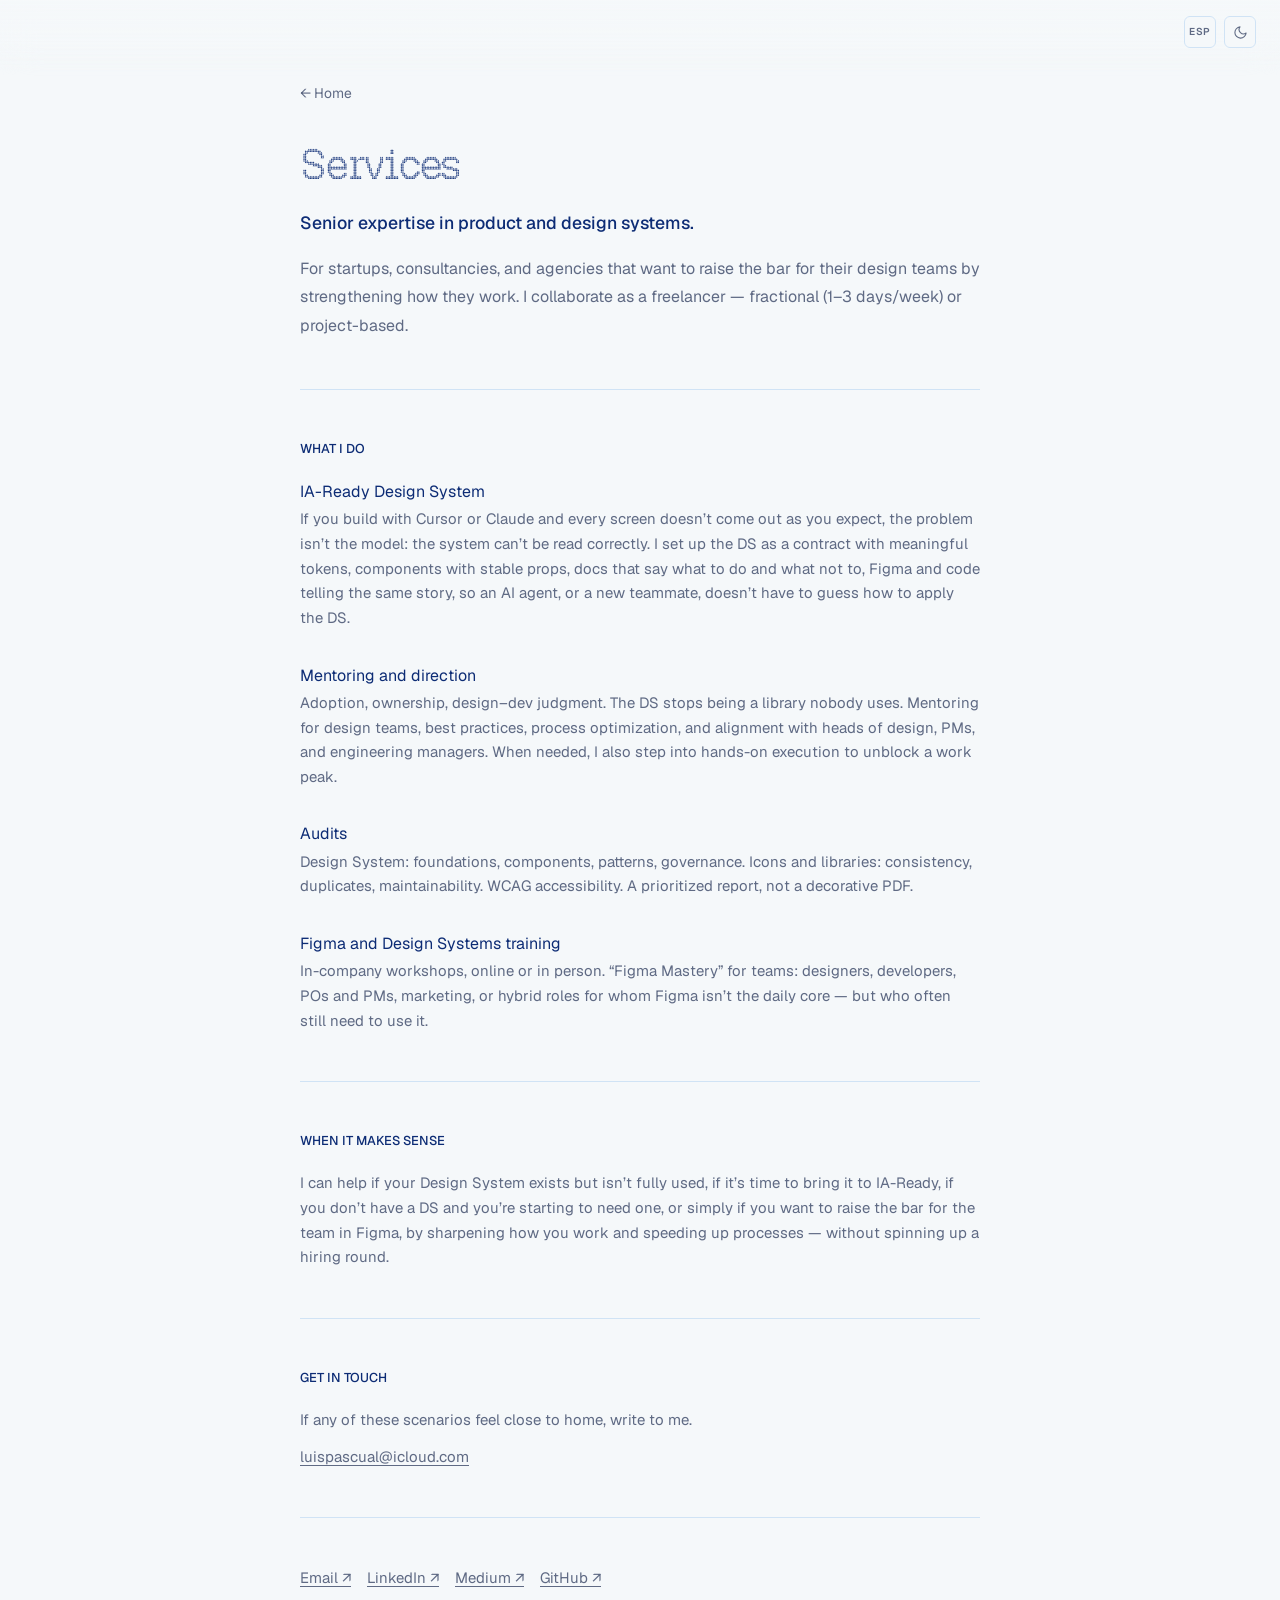
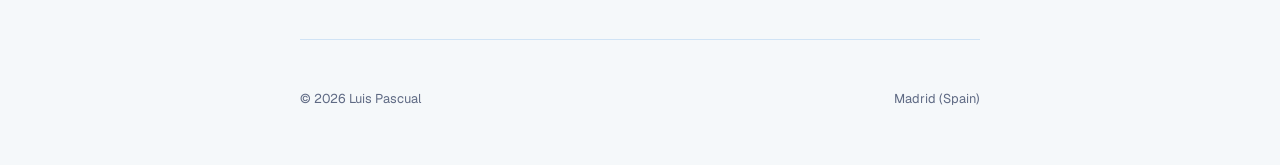
<file: en/servicios/index.html>
<!DOCTYPE html>
<html lang="en">
<head>
    <!-- Google tag (gtag.js) -->
<script async src="https://www.googletagmanager.com/gtag/js?id=G-8W9S8MQT3W"></script>
<script>
  window.dataLayer = window.dataLayer || [];
  function gtag(){dataLayer.push(arguments);}
  gtag('js', new Date());

  gtag('config', 'G-8W9S8MQT3W');
</script>
    <meta charset="UTF-8">
    <meta name="viewport" content="width=device-width, initial-scale=1.0">
    <meta name="description" content="Freelance services by Luis Pascual: IA-Ready Design System, 1–2 days/week mentoring, DS and accessibility audits, Figma and Design Systems training.">
    <title>Services — Luis Pascual</title>
    <link rel="alternate" hreflang="es" href="/servicios/">
    <link rel="alternate" hreflang="en" href="/en/servicios/">
    <link rel="alternate" hreflang="x-default" href="/servicios/">
    <link rel="icon" href="../../assets/favicon.svg" type="image/svg+xml" sizes="any">
    <link rel="stylesheet" href="../../css/tokens.css">
    <link rel="stylesheet" href="../../css/styles.css?v=12">
    <script>(function(){var t=localStorage.getItem('theme');if(t)document.documentElement.setAttribute('data-theme',t);})()</script>
</head>
<body>
    <a href="#main-content" class="skip-link">Skip to main content</a>

    <div class="site-controls">
        <div class="site-utilities">
            <a class="lang-toggle" href="../../servicios/" lang="es" hreflang="es" aria-label="Switch to Spanish">ESP</a>
            <button class="theme-toggle" id="theme-toggle" aria-label="Switch to dark mode">
                <svg class="icon-moon" xmlns="http://www.w3.org/2000/svg" width="15" height="15" viewBox="0 0 24 24" fill="none" stroke="currentColor" stroke-width="1.75" stroke-linecap="round" stroke-linejoin="round" aria-hidden="true">
                    <path d="M21 12.79A9 9 0 1 1 11.21 3 7 7 0 0 0 21 12.79z"/>
                </svg>
                <svg class="icon-sun" xmlns="http://www.w3.org/2000/svg" width="15" height="15" viewBox="0 0 24 24" fill="none" stroke="currentColor" stroke-width="1.75" stroke-linecap="round" stroke-linejoin="round" aria-hidden="true">
                    <circle cx="12" cy="12" r="4.5"/>
                    <line x1="12" y1="2"     x2="12" y2="4"/>
                    <line x1="12" y1="20"    x2="12" y2="22"/>
                    <line x1="4.22" y1="4.22"   x2="5.64" y2="5.64"/>
                    <line x1="18.36" y1="18.36" x2="19.78" y2="19.78"/>
                    <line x1="2"  y1="12"    x2="4"  y2="12"/>
                    <line x1="20" y1="12"    x2="22" y2="12"/>
                    <line x1="4.22" y1="19.78"  x2="5.64" y2="18.36"/>
                    <line x1="18.36" y1="5.64"  x2="19.78" y2="4.22"/>
                </svg>
            </button>
        </div>
    </div>
    <canvas id="dot-grid" aria-hidden="true"></canvas>
    <main id="main-content">
        <a href="../index.html" class="back-link">← Home</a>

        <header class="intro">
            <h1>Services</h1>
            <p class="tagline-1">Senior expertise in product and design systems.</p>
            <p class="tagline">
                For startups, consultancies, and agencies that want to raise the bar for their design teams by strengthening how they work. I collaborate as a freelancer — fractional (1–3 days/week) or project-based.
            </p>
        </header>

        <hr>

        <section>
            <h2>What I do</h2>
            <div class="work-list work-list--services">
                <div class="work-item">
                    <p class="work-role">IA-Ready Design System</p>
                    <p class="work-meta">If you build with Cursor or Claude and every screen doesn’t come out as you expect, the problem isn’t the model: the system can’t be read correctly. I set up the DS as a contract with meaningful tokens, components with stable props, docs that say what to do and what not to, Figma and code telling the same story, so an AI agent, or a new teammate, doesn’t have to guess how to apply the DS.</p>
                </div>
                <div class="work-item">
                    <p class="work-role">Mentoring and direction</p>
                    <p class="work-meta">Adoption, ownership, design–dev judgment. The DS stops being a library nobody uses. Mentoring for design teams, best practices, process optimization, and alignment with heads of design, PMs, and engineering managers. When needed, I also step into hands-on execution to unblock a work peak.</p>
                </div>
                <div class="work-item">
                    <p class="work-role">Audits</p>
                    <p class="work-meta">Design System: foundations, components, patterns, governance. Icons and libraries: consistency, duplicates, maintainability. WCAG accessibility. A prioritized report, not a decorative PDF.</p>
                </div>
                <div class="work-item">
                    <p class="work-role">Figma and Design Systems training</p>
                    <p class="work-meta">In-company workshops, online or in person. “Figma Mastery” for teams: designers, developers, POs and PMs, marketing, or hybrid roles for whom Figma isn’t the daily core — but who often still need to use it.</p>
                </div>
            </div>
        </section>

        <hr>

        <section>
            <h2>When it makes sense</h2>
            <p class="work-meta">I can help if your Design System exists but isn’t fully used, if it’s time to bring it to IA-Ready, if you don’t have a DS and you’re starting to need one, or simply if you want to raise the bar for the team in Figma, by sharpening how you work and speeding up processes — without spinning up a hiring round.</p>
        </section>

        <hr>

        <section class="now">
            <h2>Get in touch</h2>
            <p>If any of these scenarios feel close to home, write to me.</p>
            <p><a href="mailto:luispascual@icloud.com">luispascual@icloud.com</a></p>
        </section>

        <hr>

        <footer>
            <p class="social">
                <a href="mailto:luispascual@icloud.com">Email ↗</a>
                <a href="https://linkedin.com/in/luispascualcid" target="_blank" rel="noopener noreferrer">LinkedIn ↗</a>
                <a href="https://medium.com/@luispascualcid" target="_blank" rel="noopener noreferrer">Medium ↗</a>
                <a href="https://github.com/LuisPascualUX" target="_blank" rel="noopener noreferrer">GitHub ↗</a>
            </p>
                    <hr>
            <p class="copyright">
                <span>© 2026 Luis Pascual</span>
                <span>Madrid (Spain)</span>
            </p>
        </footer>
    </main>
    <script src="../../js/dot-grid.js"></script>
    <script src="../../js/theme.js"></script>
    <script src="../../js/cursor.js"></script>
</body>
</html>
</file>
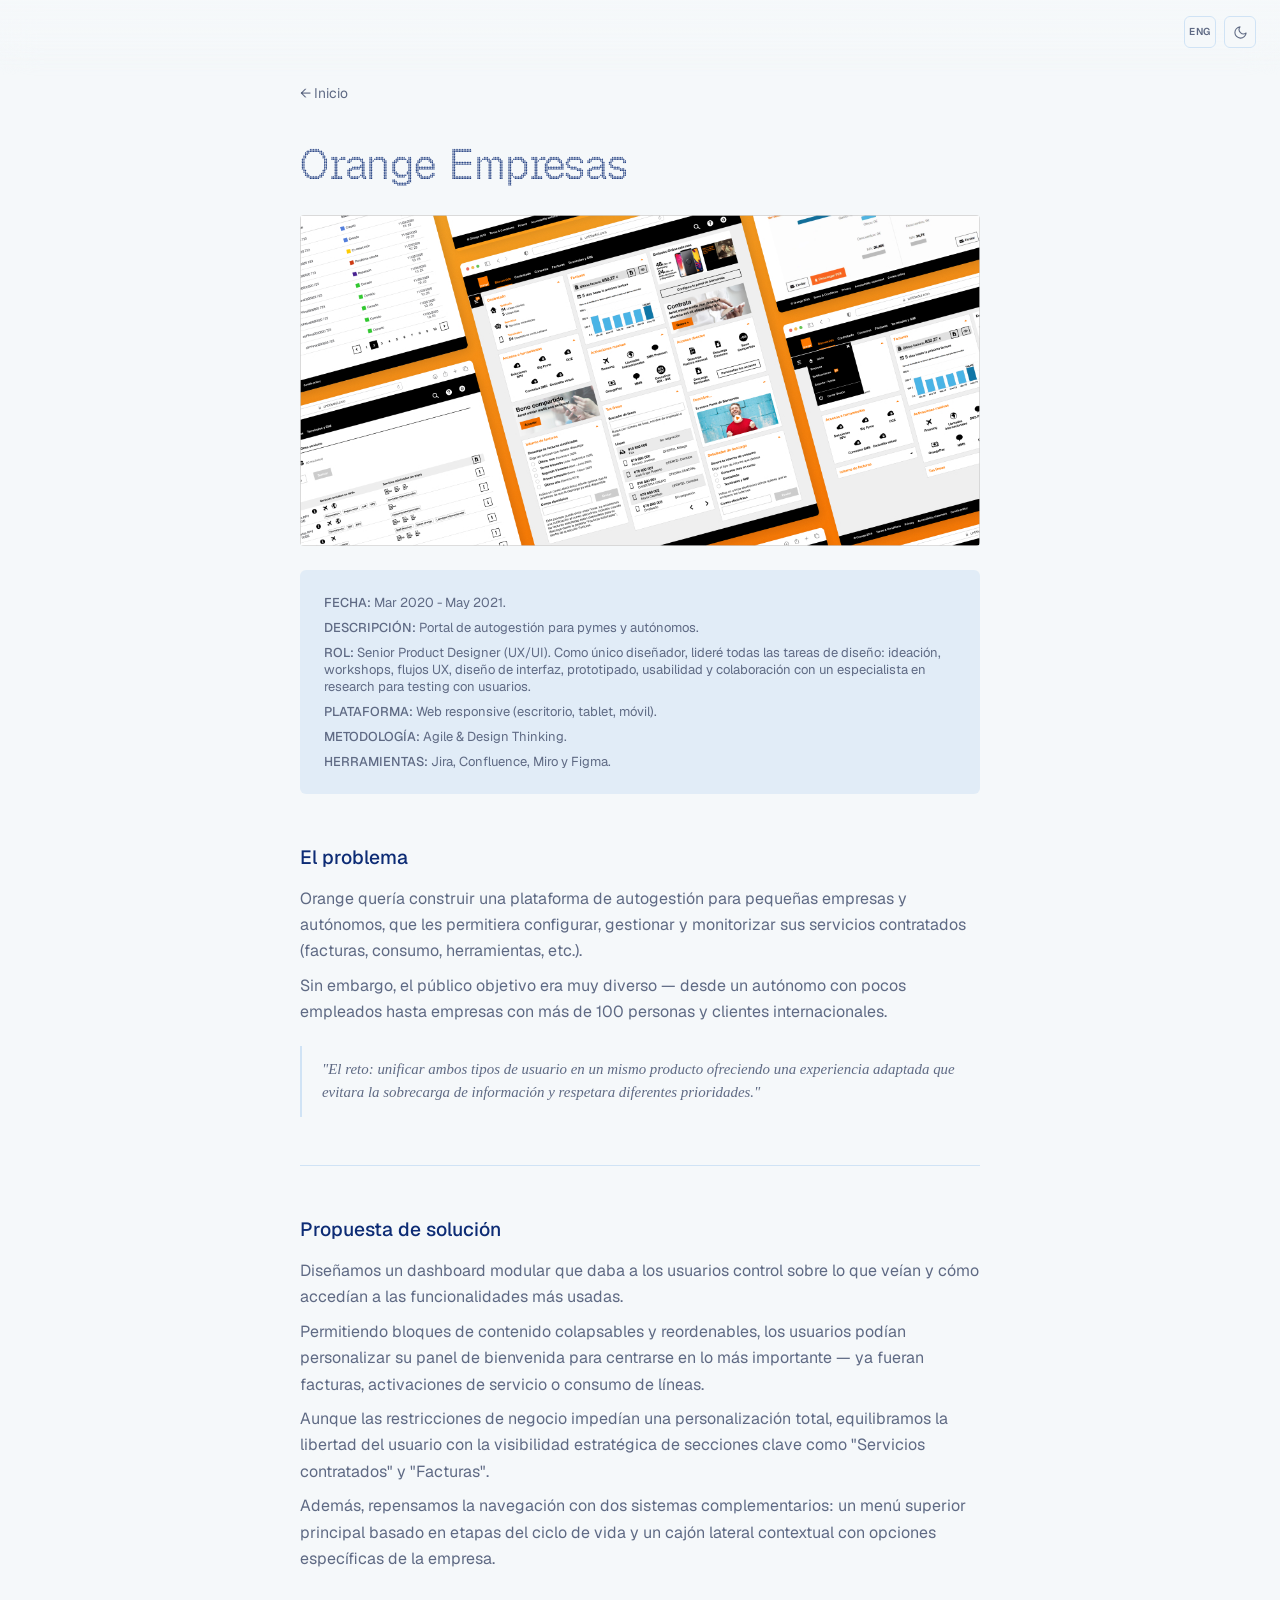
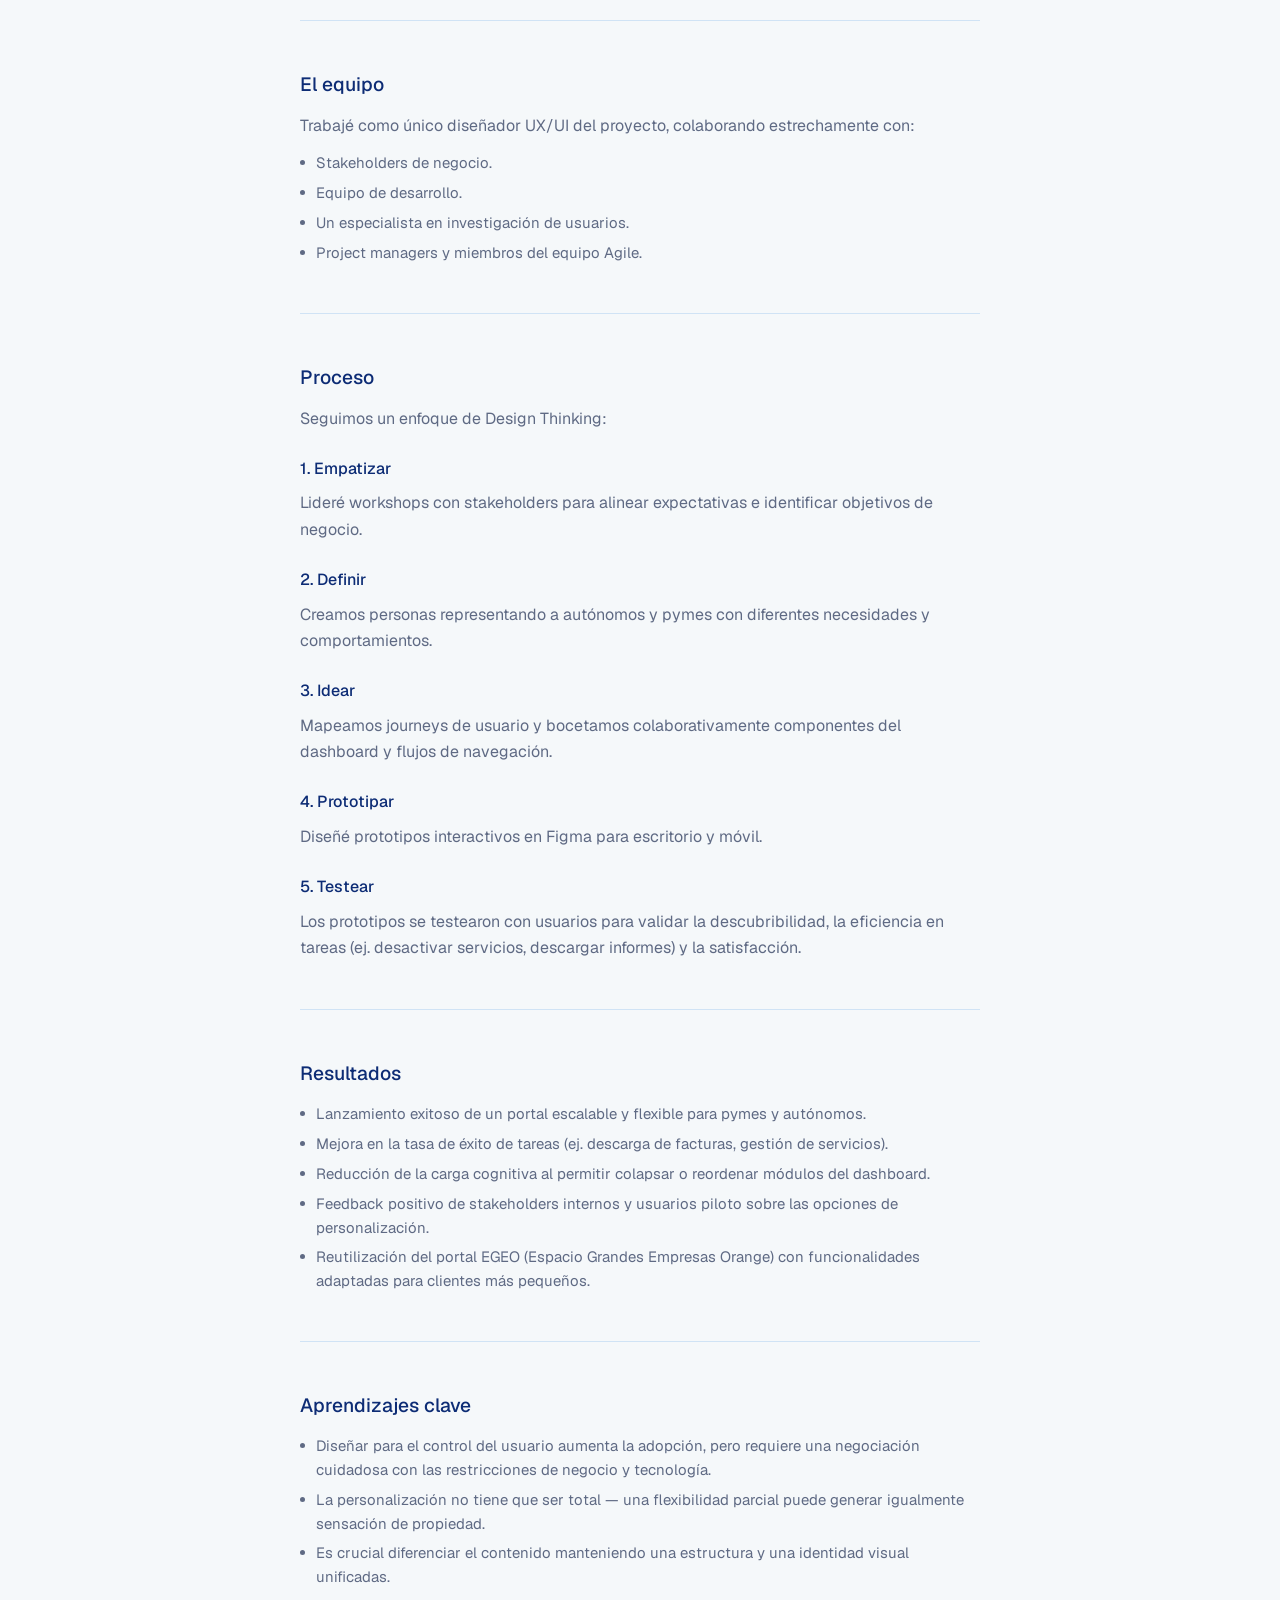
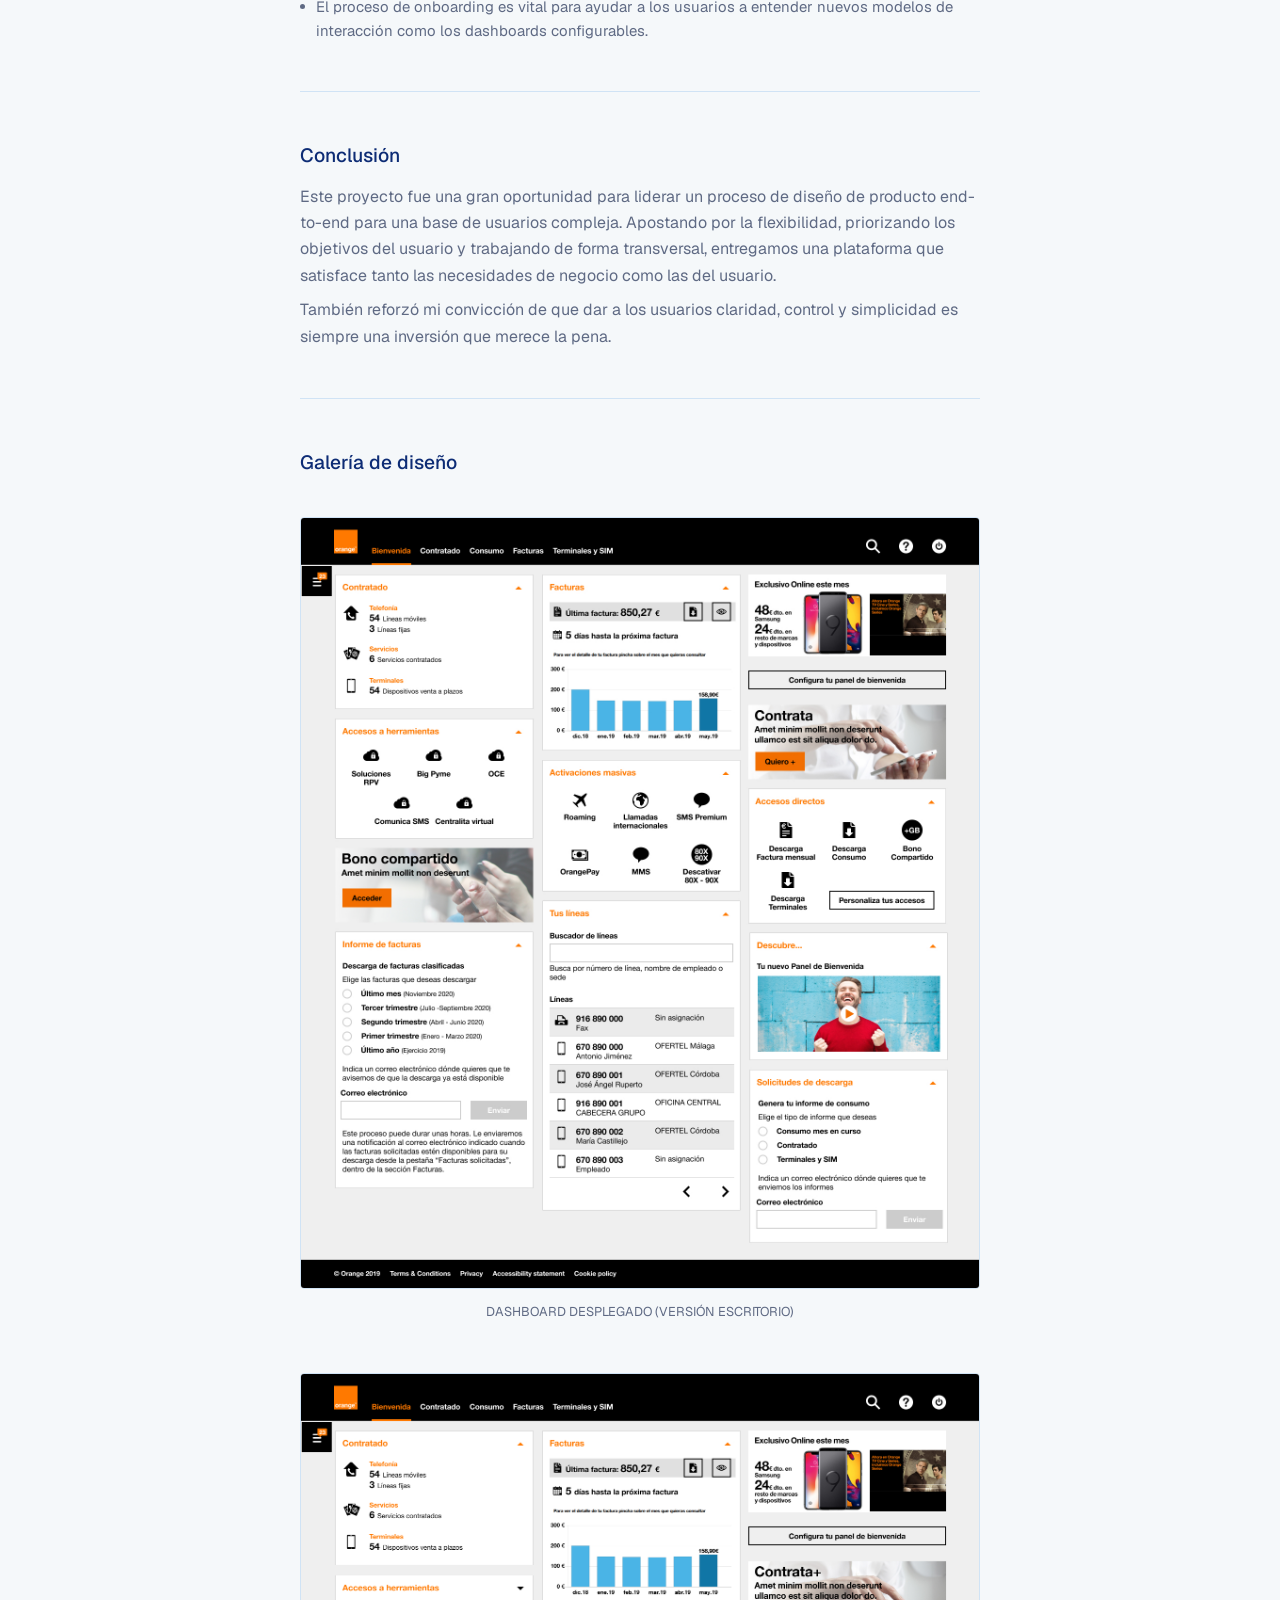
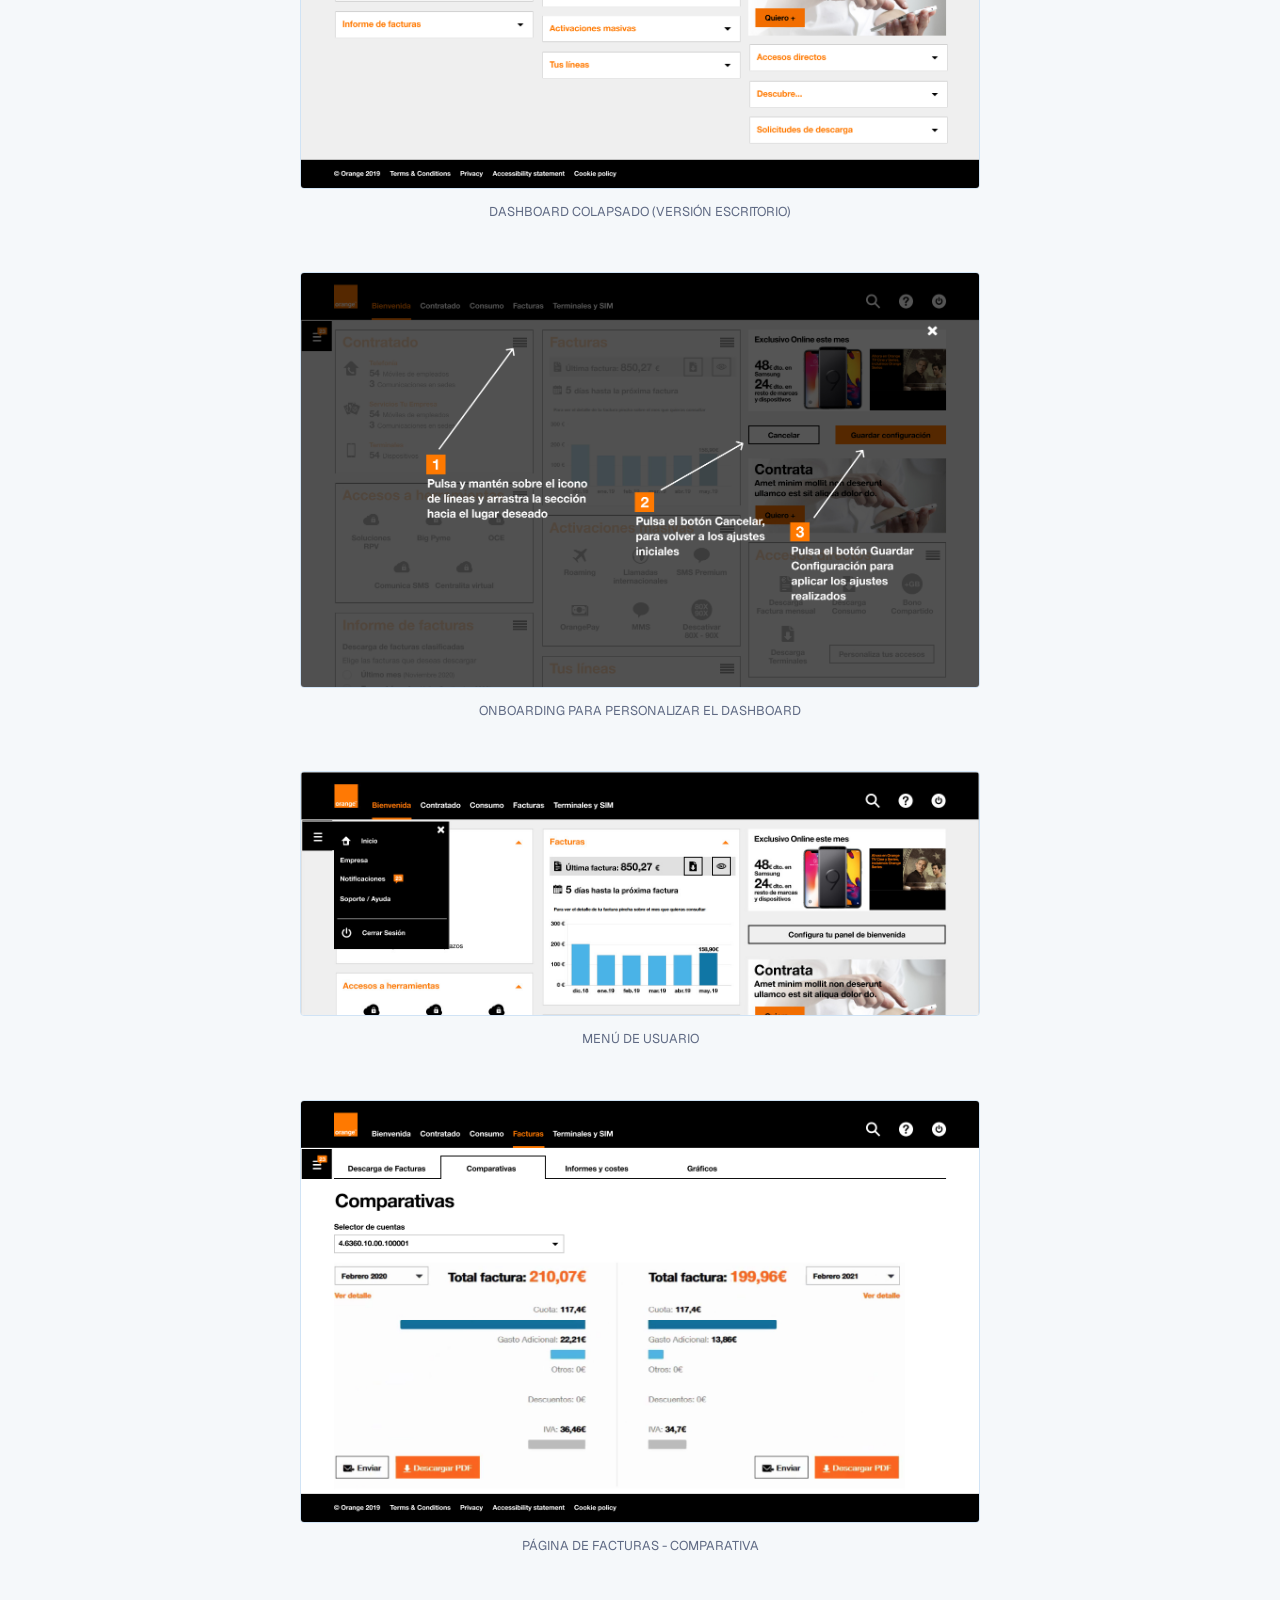
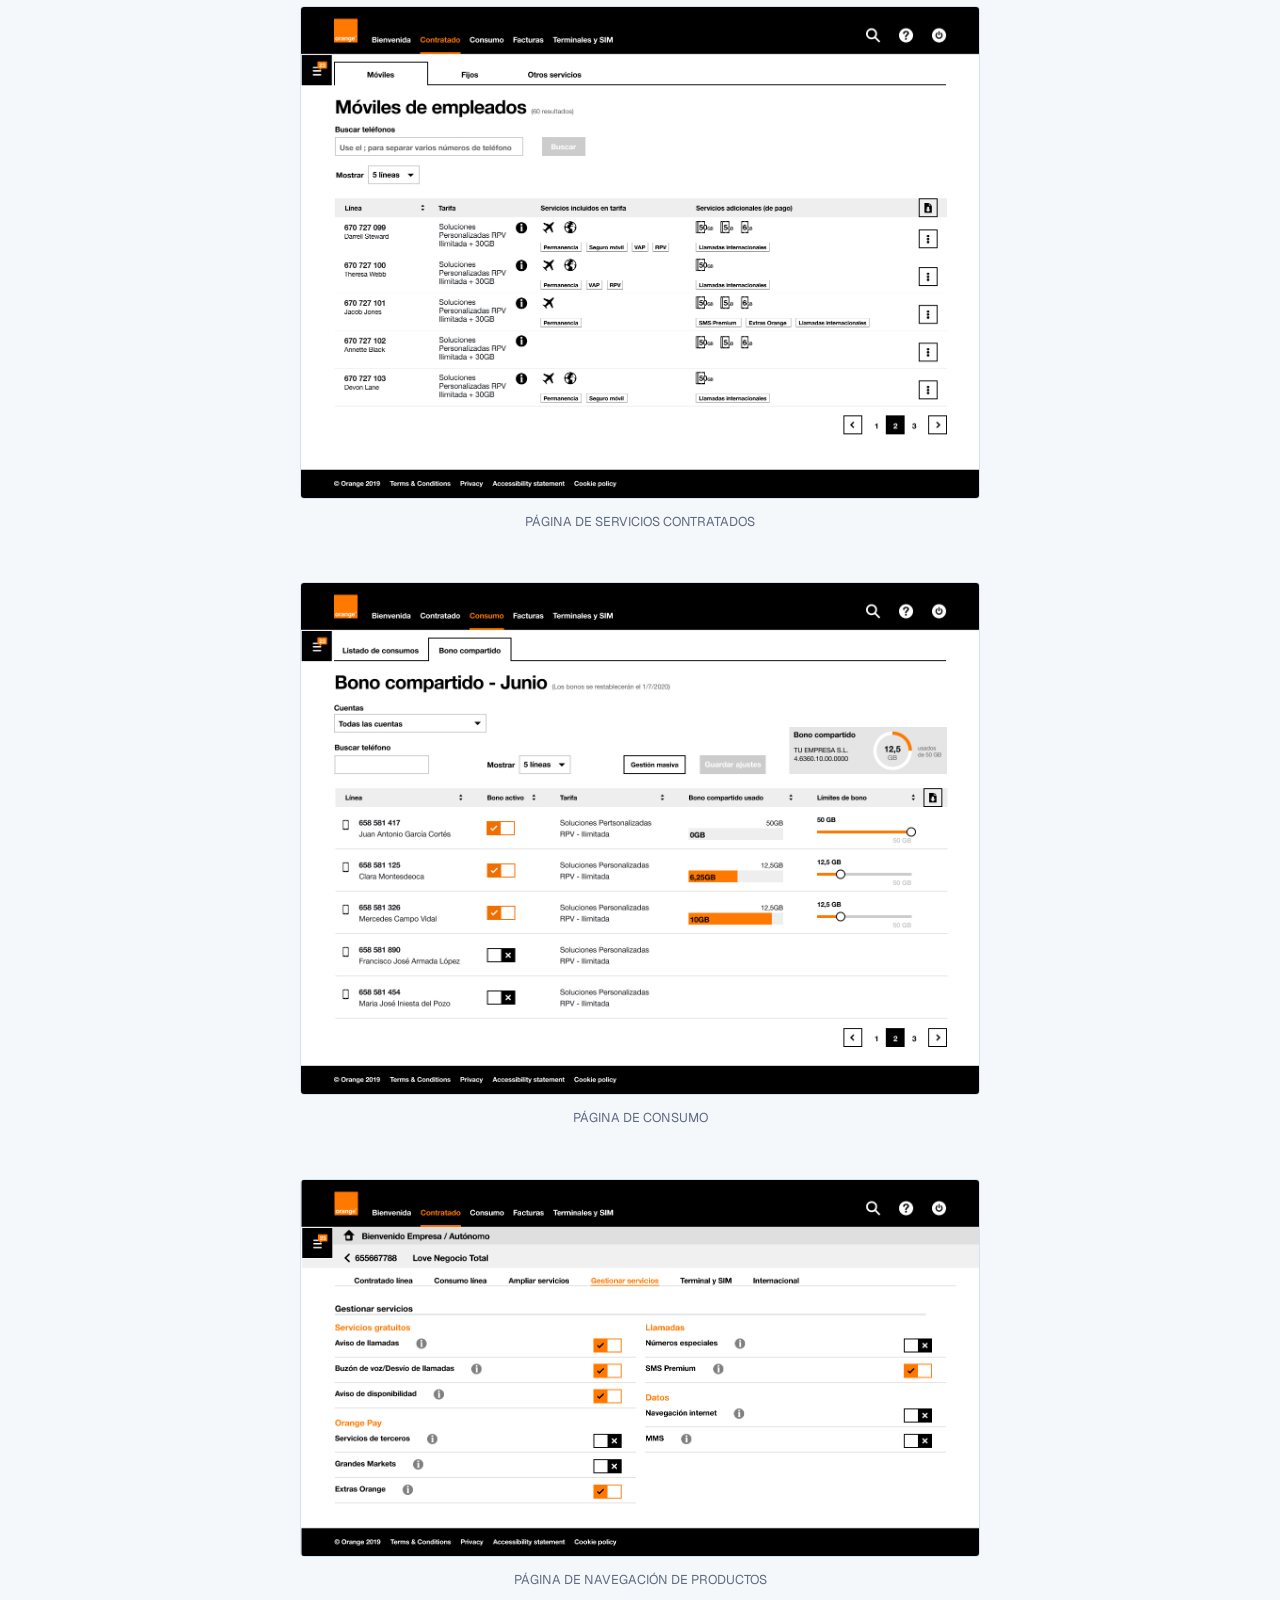
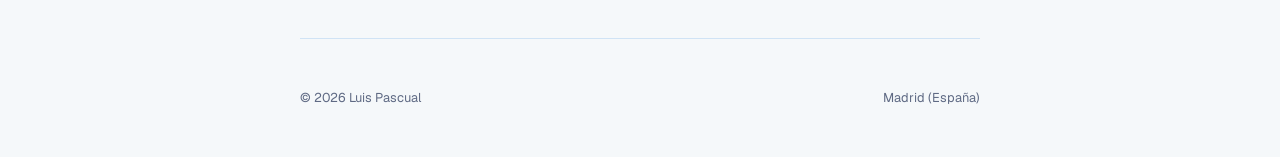
<file: casestudies/orangeempresas.html>
<!DOCTYPE html>
<html lang="es">
<head>
    <!-- Google tag (gtag.js) -->
<script async src="https://www.googletagmanager.com/gtag/js?id=G-8W9S8MQT3W"></script>
<script>
  window.dataLayer = window.dataLayer || [];
  function gtag(){dataLayer.push(arguments);}
  gtag('js', new Date());

  gtag('config', 'G-8W9S8MQT3W');
</script>
    <meta charset="UTF-8">
    <meta name="viewport" content="width=device-width, initial-scale=1.0">
    <meta name="description" content="Orange Empresas — Case study de Luis Pascual, Sr Product Designer">
    <title>Orange Empresas — Luis Pascual</title>
    <link rel="alternate" hreflang="es" href="/casestudies/orangeempresas.html">
    <link rel="alternate" hreflang="en" href="/en/casestudies/orangeempresas.html">
    <link rel="alternate" hreflang="x-default" href="/casestudies/orangeempresas.html">
    <link rel="icon" href="../assets/favicon.svg" type="image/svg+xml" sizes="any">
    <link rel="stylesheet" href="../css/tokens.css">
    <link rel="stylesheet" href="style.css">
    <!-- Anti-FOUC: aplica el tema antes de renderizar -->
    <script>(function(){var t=localStorage.getItem('theme');if(t)document.documentElement.setAttribute('data-theme',t);})()</script>
</head>
<body>
    <a href="#main-content" class="skip-link">Saltar al contenido principal</a>

    <div class="site-controls">
        <a class="lang-toggle" href="../en/casestudies/orangeempresas.html" lang="en" hreflang="en" aria-label="Cambiar a inglés">ENG</a>
        <button class="theme-toggle" id="theme-toggle" aria-label="Cambiar a modo oscuro">
            <svg class="icon-moon" xmlns="http://www.w3.org/2000/svg" width="15" height="15" viewBox="0 0 24 24" fill="none" stroke="currentColor" stroke-width="1.75" stroke-linecap="round" stroke-linejoin="round" aria-hidden="true">
                <path d="M21 12.79A9 9 0 1 1 11.21 3 7 7 0 0 0 21 12.79z"/>
            </svg>
            <svg class="icon-sun" xmlns="http://www.w3.org/2000/svg" width="15" height="15" viewBox="0 0 24 24" fill="none" stroke="currentColor" stroke-width="1.75" stroke-linecap="round" stroke-linejoin="round" aria-hidden="true">
                <circle cx="12" cy="12" r="4.5"/>
                <line x1="12" y1="2"     x2="12" y2="4"/>
                <line x1="12" y1="20"    x2="12" y2="22"/>
                <line x1="4.22" y1="4.22"   x2="5.64" y2="5.64"/>
                <line x1="18.36" y1="18.36" x2="19.78" y2="19.78"/>
                <line x1="2"  y1="12"    x2="4"  y2="12"/>
                <line x1="20" y1="12"    x2="22" y2="12"/>
                <line x1="4.22" y1="19.78"  x2="5.64" y2="18.36"/>
                <line x1="18.36" y1="5.64"  x2="19.78" y2="4.22"/>
            </svg>
        </button>
    </div>

    <canvas id="dot-grid" aria-hidden="true"></canvas>
    <main id="main-content">
        <a href="../index.html" class="back-link">← Inicio</a>

        <section class="detail-hero">
            <h1>Orange Empresas</h1>
            <img src="img/orange/OrangeCover.jpg" alt="Portada del proyecto Orange Empresas">

            <div class="phaseorange" role="region" aria-label="Ficha del proyecto">
                <p><span class="phase-tools">Fecha:</span> Mar 2020 - May 2021.</p>
                <p><span class="phase-tools">Descripción:</span> Portal de autogestión para pymes y autónomos.</p>
                <p><span class="phase-tools">Rol:</span> Senior Product Designer (UX/UI). Como único diseñador, lideré todas las tareas de diseño: ideación, workshops, flujos UX, diseño de interfaz, prototipado, usabilidad y colaboración con un especialista en research para testing con usuarios.</p>
                <p><span class="phase-tools">Plataforma:</span> Web responsive (escritorio, tablet, móvil).</p>
                <p><span class="phase-tools">Metodología:</span> Agile & Design Thinking.</p>
                <p><span class="phase-tools">Herramientas:</span> Jira, Confluence, Miro y Figma.</p>
            </div>
        </section>

        <section class="detail-section">
            <h2>El problema</h2>
            <p>Orange quería construir una plataforma de autogestión para pequeñas empresas y autónomos, que les permitiera configurar, gestionar y monitorizar sus servicios contratados (facturas, consumo, herramientas, etc.).</p>
            <p>Sin embargo, el público objetivo era muy diverso — desde un autónomo con pocos empleados hasta empresas con más de 100 personas y clientes internacionales.</p>
            <blockquote class="highlight-quote">"El reto: unificar ambos tipos de usuario en un mismo producto ofreciendo una experiencia adaptada que evitara la sobrecarga de información y respetara diferentes prioridades."</blockquote>
        </section>
        <hr>
        <section class="detail-section">
            <h2>Propuesta de solución</h2>
            <p>Diseñamos un dashboard modular que daba a los usuarios control sobre lo que veían y cómo accedían a las funcionalidades más usadas.</p>
            <p>Permitiendo bloques de contenido colapsables y reordenables, los usuarios podían personalizar su panel de bienvenida para centrarse en lo más importante — ya fueran facturas, activaciones de servicio o consumo de líneas.</p>
            <p>Aunque las restricciones de negocio impedían una personalización total, equilibramos la libertad del usuario con la visibilidad estratégica de secciones clave como "Servicios contratados" y "Facturas".</p>
            <p>Además, repensamos la navegación con dos sistemas complementarios: un menú superior principal basado en etapas del ciclo de vida y un cajón lateral contextual con opciones específicas de la empresa.</p>
        </section>
        <hr>
        <section class="detail-section">
            <h2>El equipo</h2>
            <p>Trabajé como único diseñador UX/UI del proyecto, colaborando estrechamente con:</p>
            <ul class="process-list">
                <li>Stakeholders de negocio.</li>
                <li>Equipo de desarrollo.</li>
                <li>Un especialista en investigación de usuarios.</li>
                <li>Project managers y miembros del equipo Agile.</li>
            </ul>
        </section>

        <hr>

        <section class="detail-section">
            <h2>Proceso</h2>
            <p>Seguimos un enfoque de Design Thinking:</p>

            <h3>1. Empatizar</h3>
            <p>Lideré workshops con stakeholders para alinear expectativas e identificar objetivos de negocio.</p>

            <h3>2. Definir</h3>
            <p>Creamos personas representando a autónomos y pymes con diferentes necesidades y comportamientos.</p>

            <h3>3. Idear</h3>
            <p>Mapeamos journeys de usuario y bocetamos colaborativamente componentes del dashboard y flujos de navegación.</p>

            <h3>4. Prototipar</h3>
            <p>Diseñé prototipos interactivos en Figma para escritorio y móvil.</p>

            <h3>5. Testear</h3>
            <p>Los prototipos se testearon con usuarios para validar la descubribilidad, la eficiencia en tareas (ej. desactivar servicios, descargar informes) y la satisfacción.</p>
        </section>

        <hr>

        <section class="detail-section results">
            <h2>Resultados</h2>
            <ul class="process-list">
                <li>Lanzamiento exitoso de un portal escalable y flexible para pymes y autónomos.</li>
                <li>Mejora en la tasa de éxito de tareas (ej. descarga de facturas, gestión de servicios).</li>
                <li>Reducción de la carga cognitiva al permitir colapsar o reordenar módulos del dashboard.</li>
                <li>Feedback positivo de stakeholders internos y usuarios piloto sobre las opciones de personalización.</li>
                <li>Reutilización del portal EGEO (Espacio Grandes Empresas Orange) con funcionalidades adaptadas para clientes más pequeños.</li>
            </ul>
        </section>
         <hr>
        <section class="detail-section">
            <h2>Aprendizajes clave</h2>
            <ul class="process-list">
                <li>Diseñar para el control del usuario aumenta la adopción, pero requiere una negociación cuidadosa con las restricciones de negocio y tecnología.</li>
                <li>La personalización no tiene que ser total — una flexibilidad parcial puede generar igualmente sensación de propiedad.</li>
                <li>Es crucial diferenciar el contenido manteniendo una estructura y una identidad visual unificadas.</li>
                <li>El proceso de onboarding es vital para ayudar a los usuarios a entender nuevos modelos de interacción como los dashboards configurables.</li>
            </ul>
        </section>
         <hr>
        <section class="detail-section">
            <h2>Conclusión</h2>
            <p>Este proyecto fue una gran oportunidad para liderar un proceso de diseño de producto end-to-end para una base de usuarios compleja. Apostando por la flexibilidad, priorizando los objetivos del usuario y trabajando de forma transversal, entregamos una plataforma que satisface tanto las necesidades de negocio como las del usuario.</p>
            <p>También reforzó mi convicción de que dar a los usuarios claridad, control y simplicidad es siempre una inversión que merece la pena.</p>
        </section>

        <hr>

        <section class="detail-section gallery">
            <h2>Galería de diseño</h2>
            <br>
            <div class="gallery-grid">

                <img src="img/orange/DashboardOpen.jpg" alt="Mockup del dashboard desplegado en versión escritorio">
                <p class="phase-tools">Dashboard desplegado (versión escritorio)</p>
                <br>

                <img src="img/orange/DashboardCollapsed.jpg" alt="Mockup del dashboard colapsado en versión escritorio">
                <p class="phase-tools">Dashboard colapsado (versión escritorio)</p>
                <br>

                <img src="img/orange/Onboarding.jpg" alt="Mockup del onboarding para personalizar el dashboard">
                <p class="phase-tools">Onboarding para personalizar el dashboard</p>
                <br>

                <img src="img/orange/Cajoncliente.jpg" alt="Mockup del menú de usuario en versión escritorio">
                <p class="phase-tools">Menú de usuario</p>
                <br>

                <img src="img/orange/Facturas.jpg" alt="Mockup de la página de facturas con comparativa">
                <p class="phase-tools">Página de facturas - Comparativa</p>
                <br>

                <img src="img/orange/Contratado.jpg" alt="Mockup de la página de servicios contratados">
                <p class="phase-tools">Página de servicios contratados</p>
                <br>

                <img src="img/orange/Consumo.jpg" alt="Mockup de la página de consumo">
                <p class="phase-tools">Página de consumo</p>
                <br>

                <img src="img/orange/Navegacion.jpg" alt="Mockup de la página de navegación de productos">
                <p class="phase-tools">Página de navegación de productos</p>
            </div>
        </section>

        <hr>

        <footer>
            <p class="copyright">
                <span>© 2026 Luis Pascual</span>
                <span>Madrid (España)</span>
            </p>
        </footer>
    </main>
    <script src="../js/dot-grid.js"></script>
    <script src="../js/theme.js"></script>
    <script src="../js/cursor.js"></script>
</body>
</html>
</file>
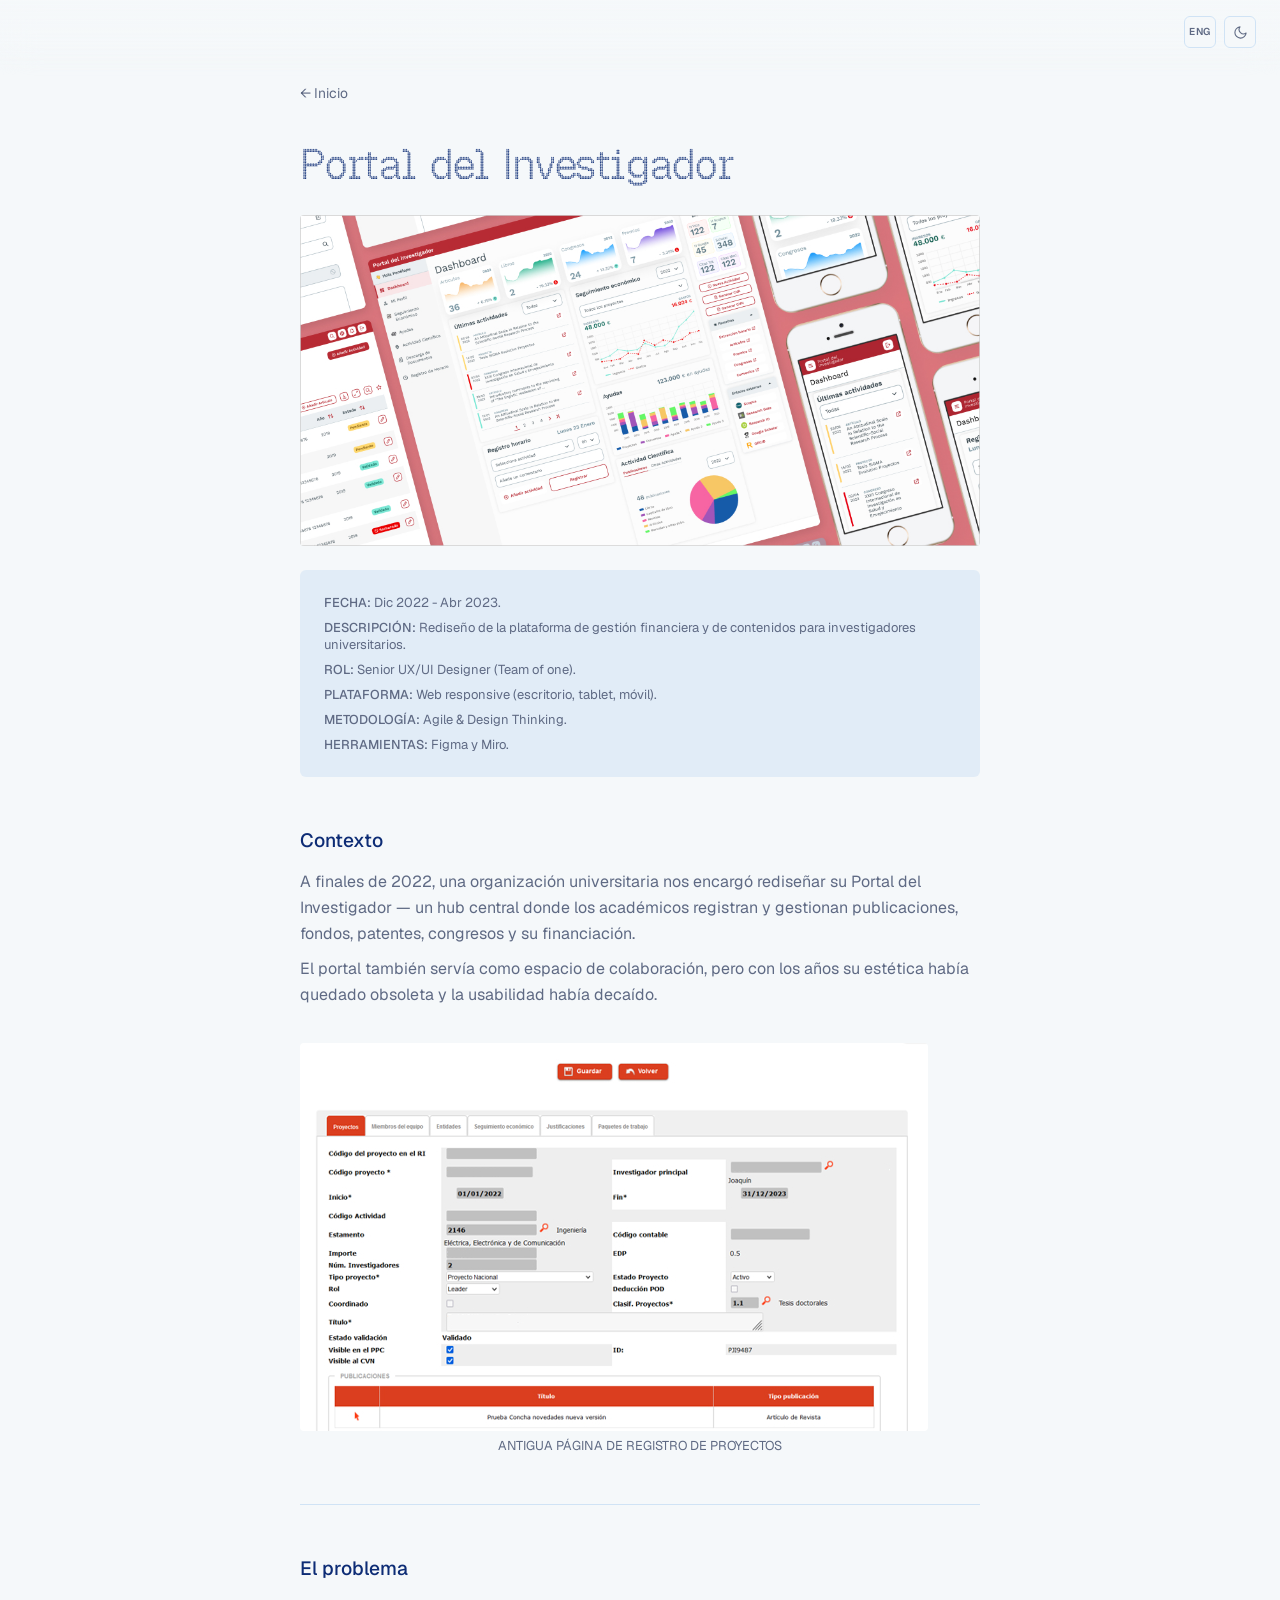
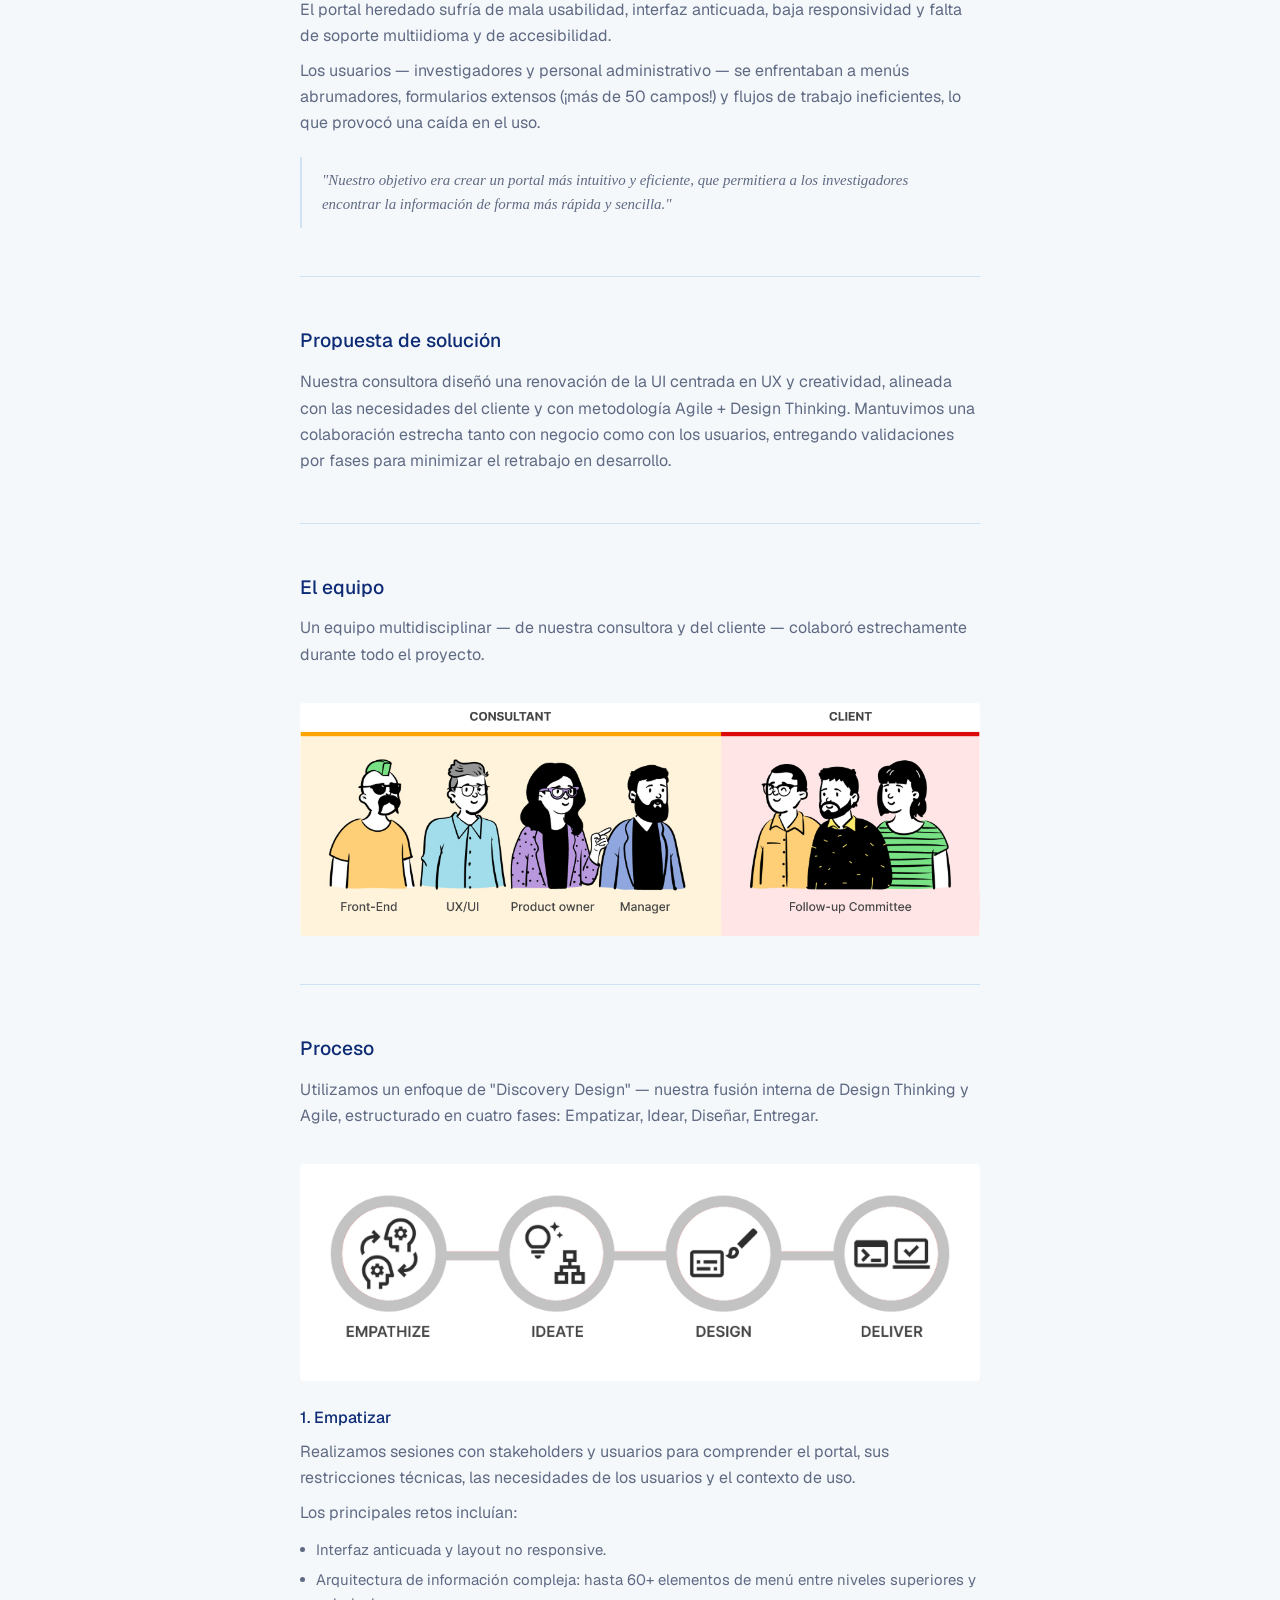
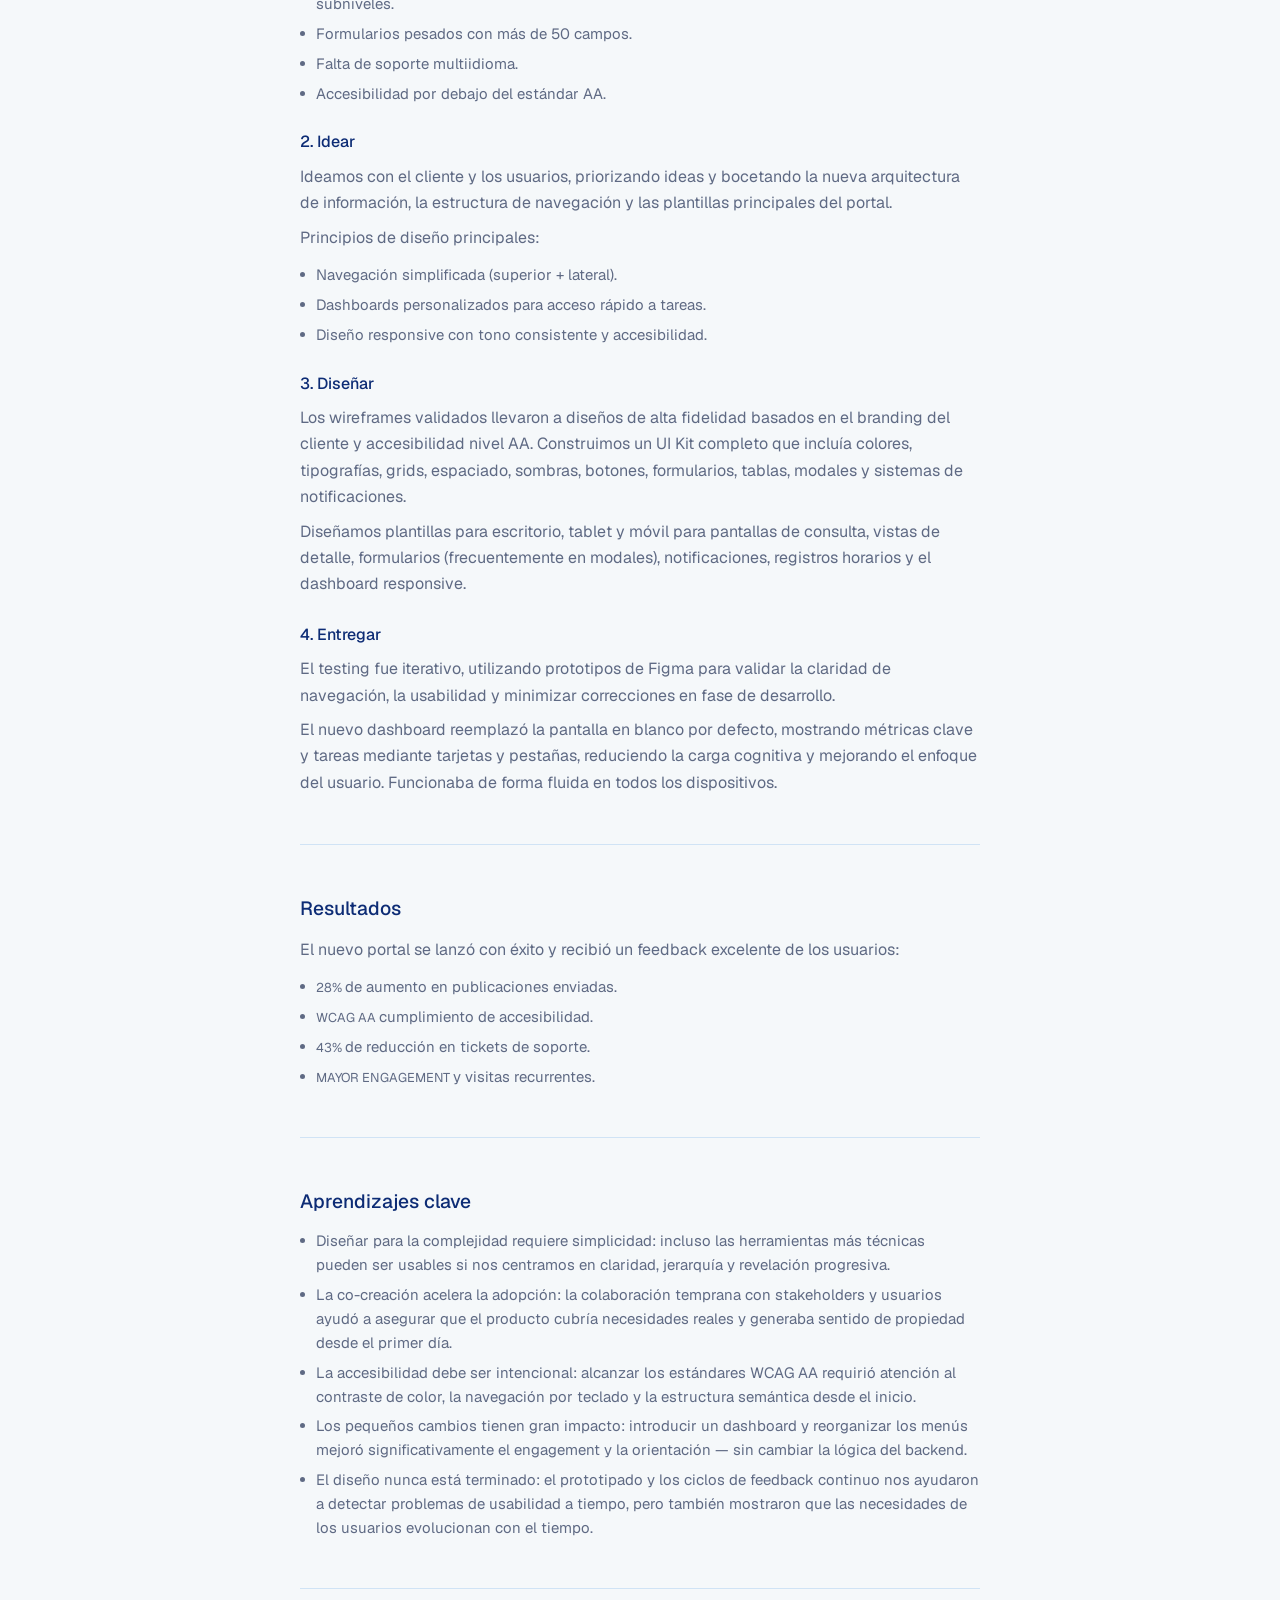
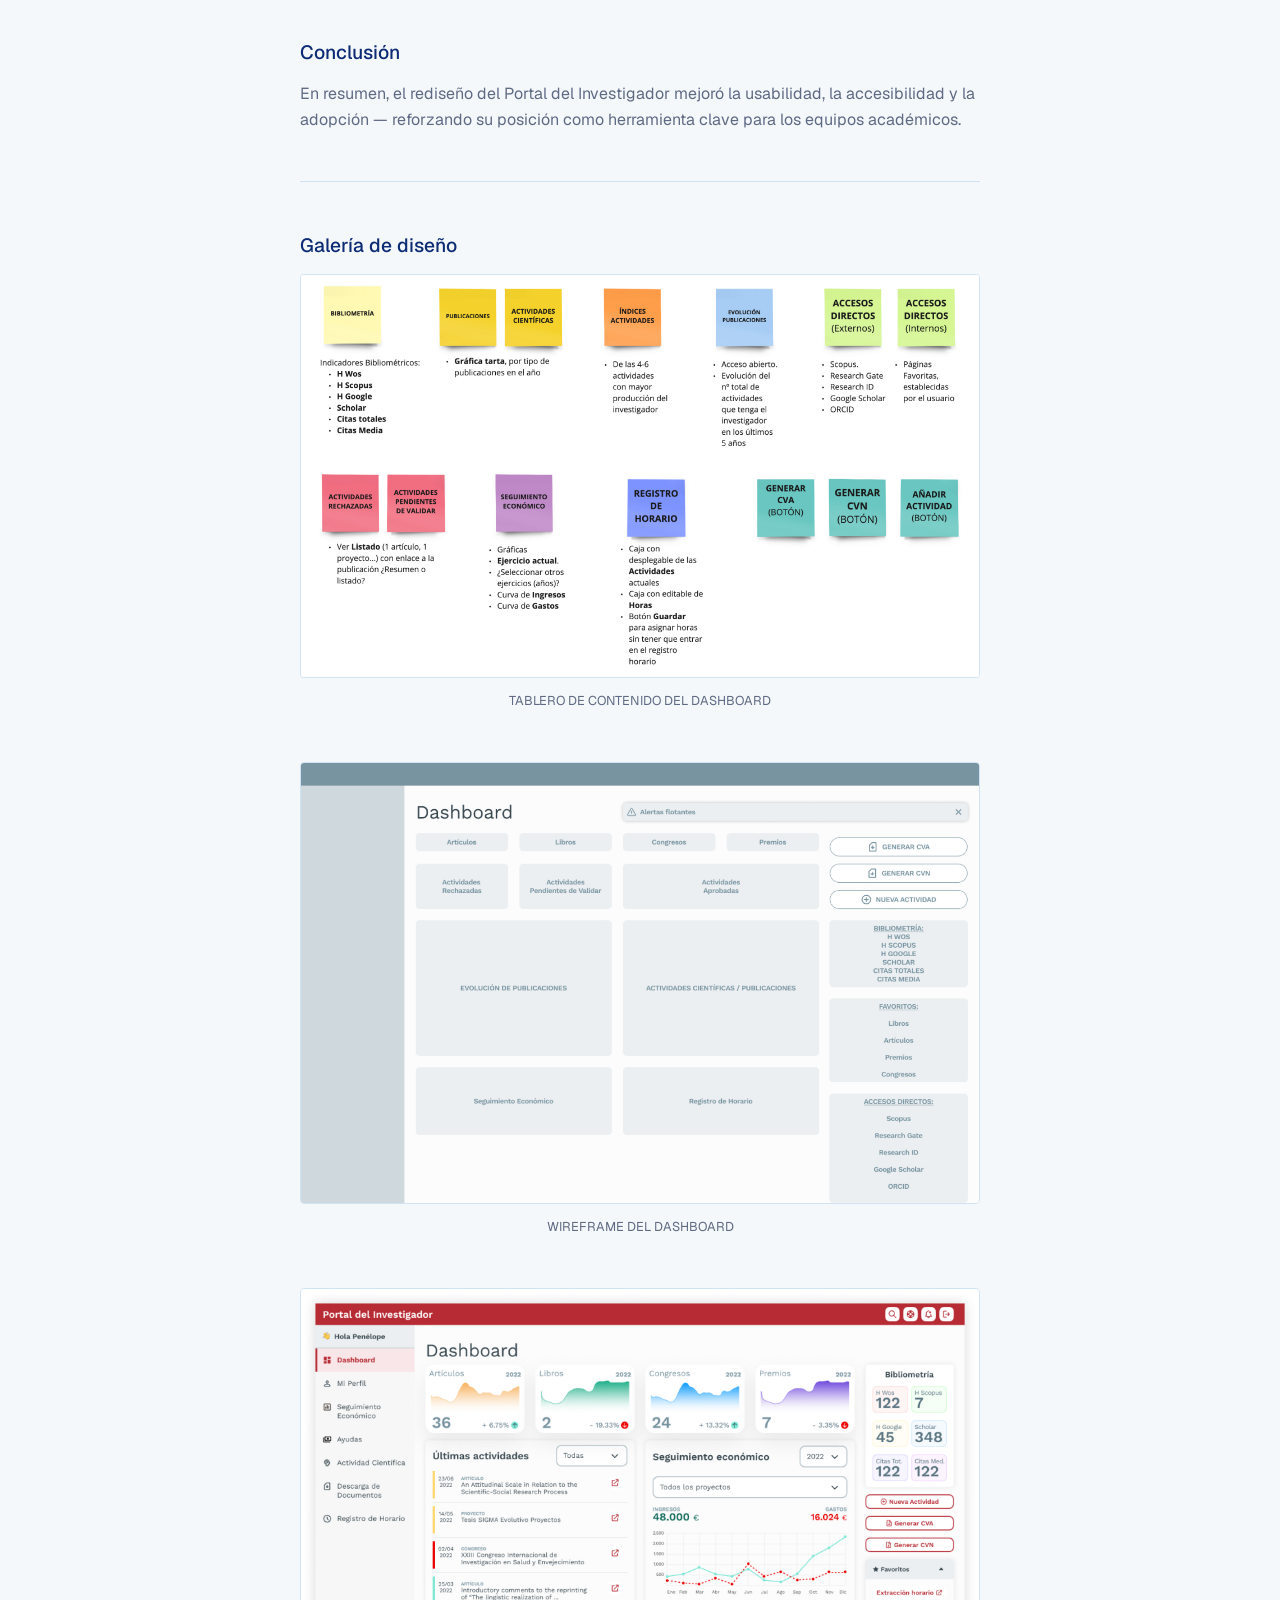
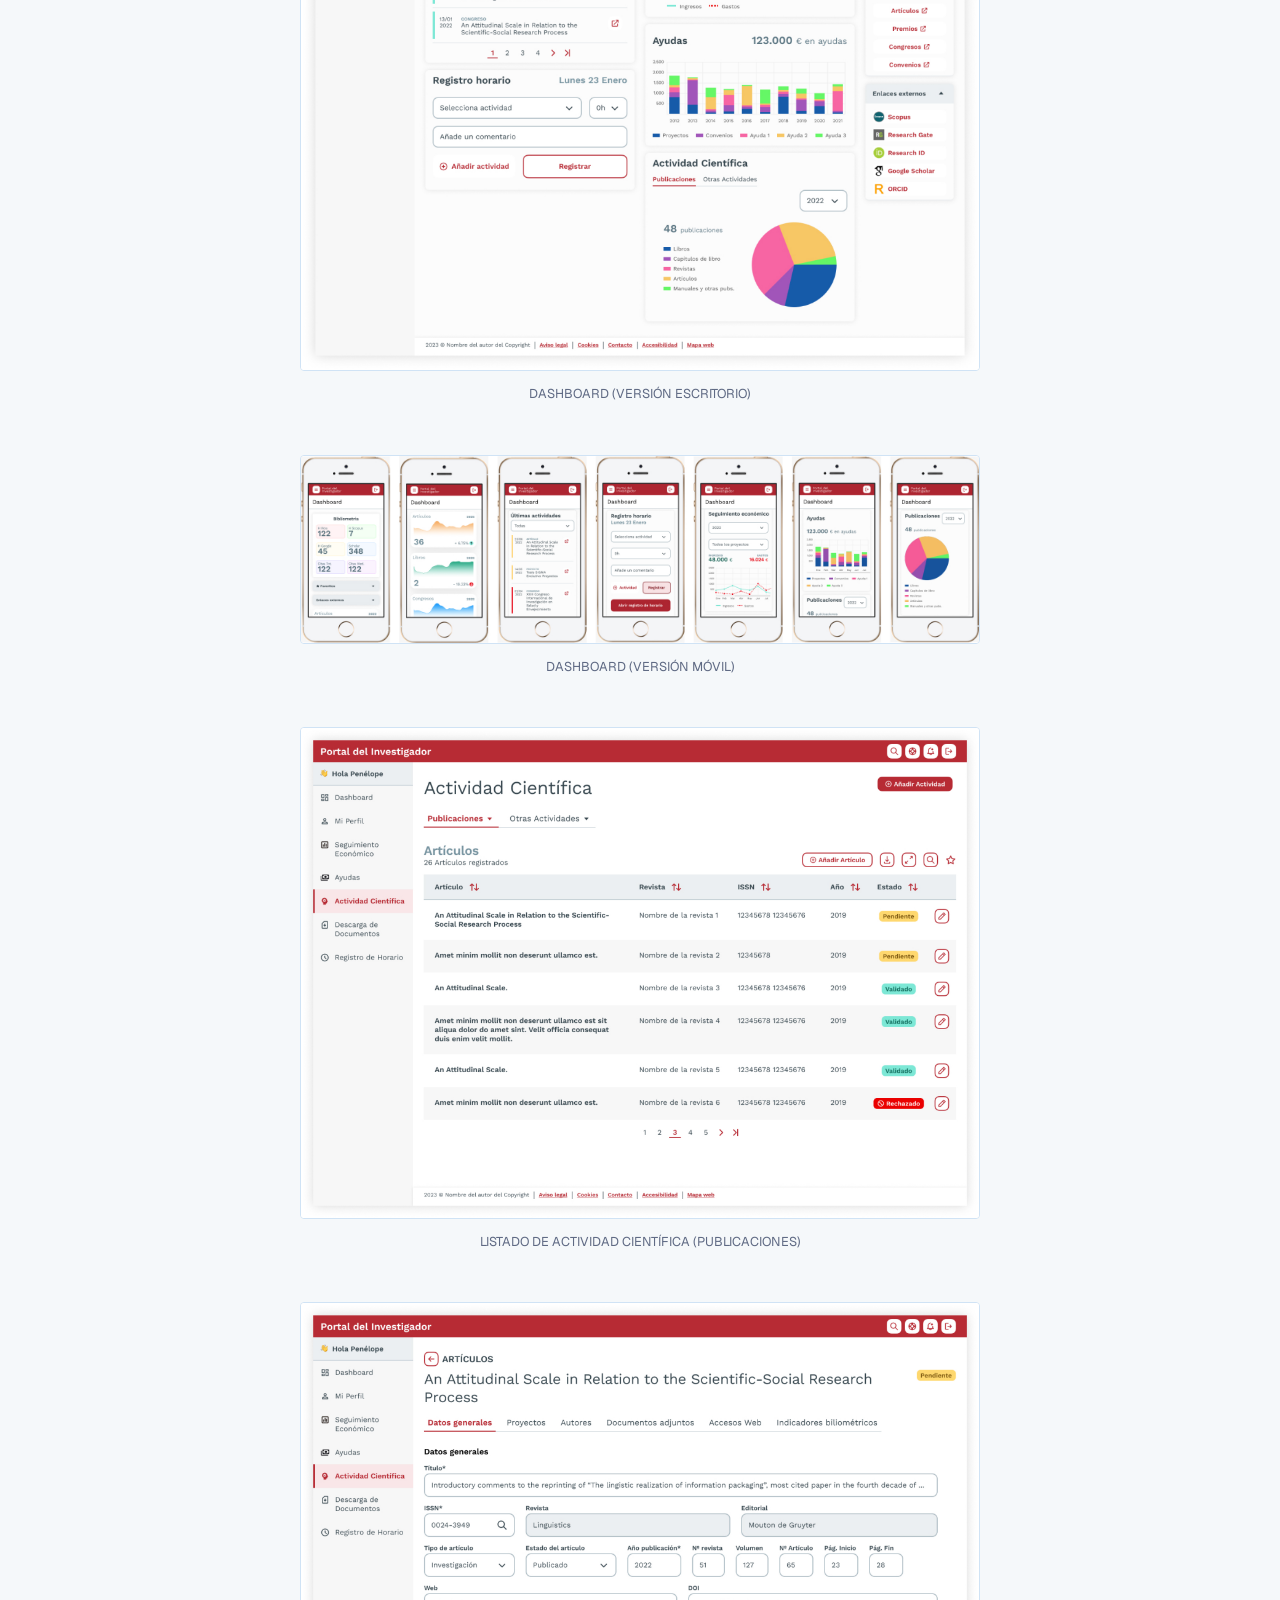
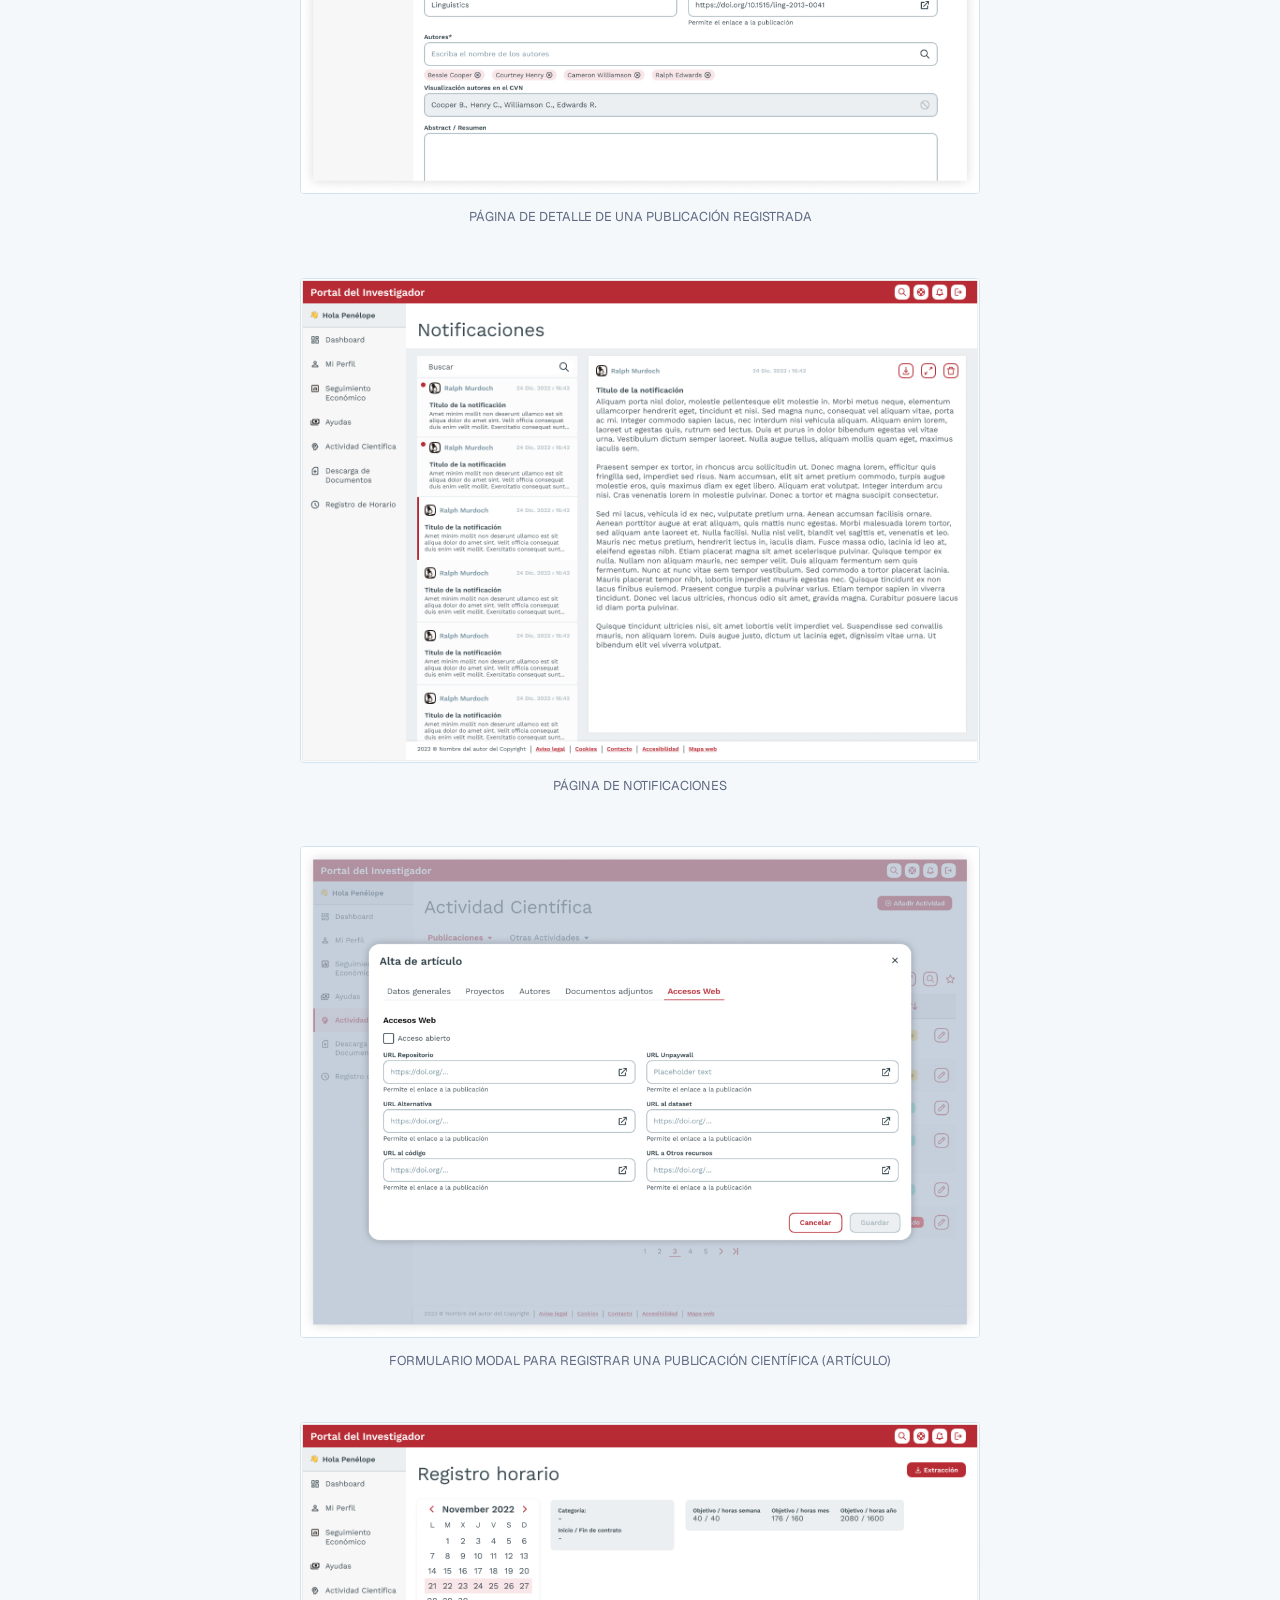
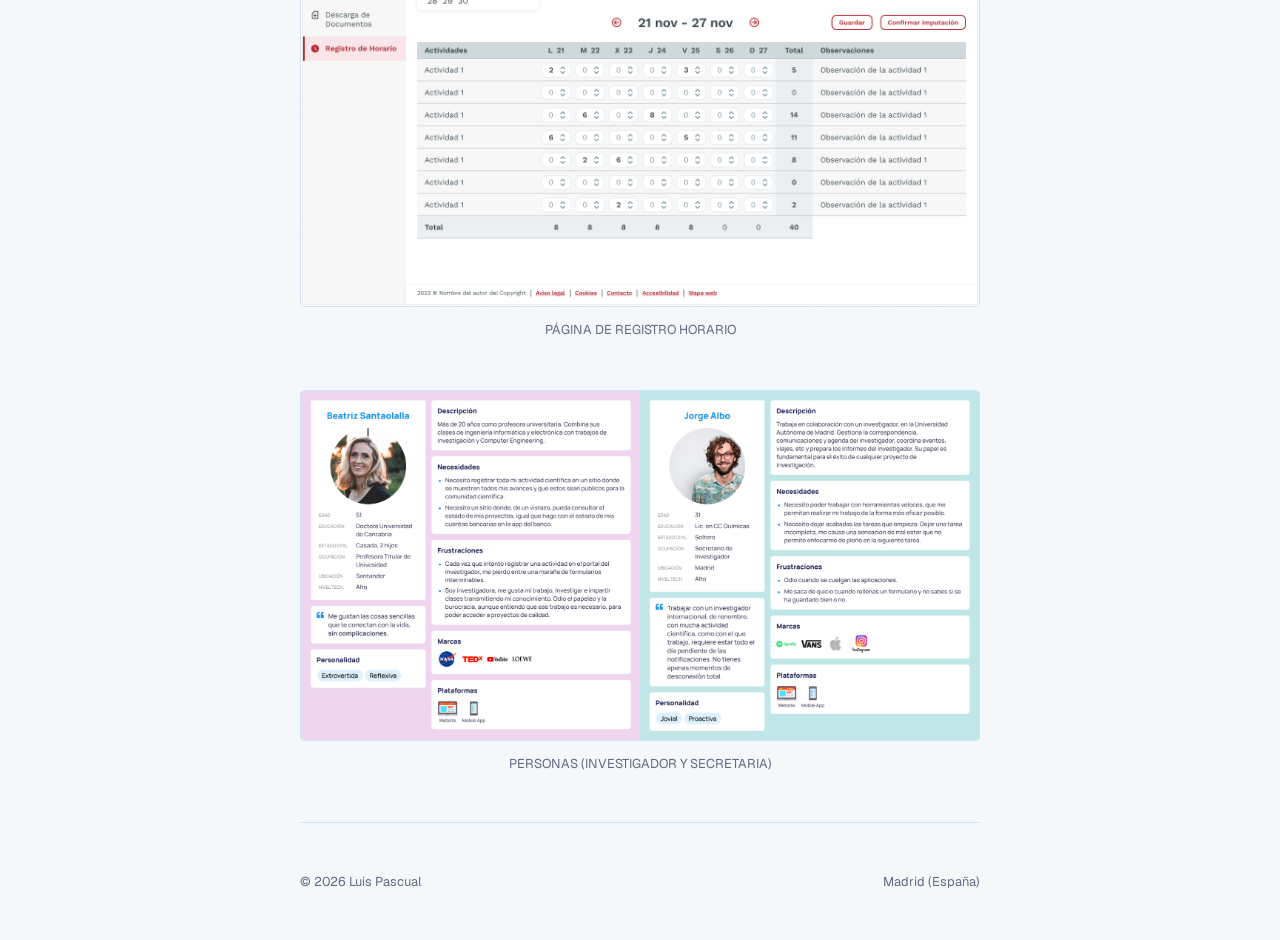
<file: casestudies/portalinvestigador.html>
<!DOCTYPE html>
<html lang="es">
<head>
    <!-- Google tag (gtag.js) -->
<script async src="https://www.googletagmanager.com/gtag/js?id=G-8W9S8MQT3W"></script>
<script>
  window.dataLayer = window.dataLayer || [];
  function gtag(){dataLayer.push(arguments);}
  gtag('js', new Date());

  gtag('config', 'G-8W9S8MQT3W');
</script>
    <meta charset="UTF-8">
    <meta name="viewport" content="width=device-width, initial-scale=1.0">
    <meta name="description" content="Portal del Investigador — Case study de Luis Pascual, Sr Product Designer">
    <title>Portal del Investigador — Luis Pascual</title>
    <link rel="alternate" hreflang="es" href="/casestudies/portalinvestigador.html">
    <link rel="alternate" hreflang="en" href="/en/casestudies/portalinvestigador.html">
    <link rel="alternate" hreflang="x-default" href="/casestudies/portalinvestigador.html">
    <link rel="icon" href="../assets/favicon.svg" type="image/svg+xml" sizes="any">
    <link rel="stylesheet" href="../css/tokens.css">
    <link rel="stylesheet" href="style.css">
    <!-- Anti-FOUC: aplica el tema antes de renderizar -->
    <script>(function(){var t=localStorage.getItem('theme');if(t)document.documentElement.setAttribute('data-theme',t);})()</script>
</head>
<body>
    <a href="#main-content" class="skip-link">Saltar al contenido principal</a>

    <div class="site-controls">
        <a class="lang-toggle" href="../en/casestudies/portalinvestigador.html" lang="en" hreflang="en" aria-label="Cambiar a inglés">ENG</a>
        <button class="theme-toggle" id="theme-toggle" aria-label="Cambiar a modo oscuro">
            <svg class="icon-moon" xmlns="http://www.w3.org/2000/svg" width="15" height="15" viewBox="0 0 24 24" fill="none" stroke="currentColor" stroke-width="1.75" stroke-linecap="round" stroke-linejoin="round" aria-hidden="true">
                <path d="M21 12.79A9 9 0 1 1 11.21 3 7 7 0 0 0 21 12.79z"/>
            </svg>
            <svg class="icon-sun" xmlns="http://www.w3.org/2000/svg" width="15" height="15" viewBox="0 0 24 24" fill="none" stroke="currentColor" stroke-width="1.75" stroke-linecap="round" stroke-linejoin="round" aria-hidden="true">
                <circle cx="12" cy="12" r="4.5"/>
                <line x1="12" y1="2"     x2="12" y2="4"/>
                <line x1="12" y1="20"    x2="12" y2="22"/>
                <line x1="4.22" y1="4.22"   x2="5.64" y2="5.64"/>
                <line x1="18.36" y1="18.36" x2="19.78" y2="19.78"/>
                <line x1="2"  y1="12"    x2="4"  y2="12"/>
                <line x1="20" y1="12"    x2="22" y2="12"/>
                <line x1="4.22" y1="19.78"  x2="5.64" y2="18.36"/>
                <line x1="18.36" y1="5.64"  x2="19.78" y2="4.22"/>
            </svg>
        </button>
    </div>

    <canvas id="dot-grid" aria-hidden="true"></canvas>
    <main id="main-content">
        <a href="../index.html" class="back-link">← Inicio</a>

        <section class="detail-hero">
            <h1>Portal del Investigador</h1>
            <img src="img/investigador/S_SigmaCover.jpg" alt="Portada del proyecto Portal del Investigador">

            <div class="phaseinvestigador" role="region" aria-label="Ficha del proyecto">
                <p><span class="phase-tools">Fecha:</span> Dic 2022 - Abr 2023.</p>
                <p><span class="phase-tools">Descripción:</span> Rediseño de la plataforma de gestión financiera y de contenidos para investigadores universitarios.</p>
                <p><span class="phase-tools">Rol:</span> Senior UX/UI Designer (Team of one).</p>
                <p><span class="phase-tools">Plataforma:</span> Web responsive (escritorio, tablet, móvil).</p>
                <p><span class="phase-tools">Metodología:</span> Agile & Design Thinking.</p>
                <p><span class="phase-tools">Herramientas:</span> Figma y Miro.</p>
            </div>
        </section>
        <section class="detail-section">
            <h2>Contexto</h2>
            <p>A finales de 2022, una organización universitaria nos encargó rediseñar su Portal del Investigador — un hub central donde los académicos registran y gestionan publicaciones, fondos, patentes, congresos y su financiación.</p>
            <p>El portal también servía como espacio de colaboración, pero con los años su estética había quedado obsoleta y la usabilidad había decaído.</p>
            <br>
            <img src="img/investigador/form_old.jpg" alt="Captura de la antigua página de registro de proyectos">
            <p class="phase-tools">Antigua página de registro de proyectos</p>
        </section>
        <hr>
        <section class="detail-section">
            <h2>El problema</h2>
            <p>El portal heredado sufría de mala usabilidad, interfaz anticuada, baja responsividad y falta de soporte multiidioma y de accesibilidad.</p>
            <p>Los usuarios — investigadores y personal administrativo — se enfrentaban a menús abrumadores, formularios extensos (¡más de 50 campos!) y flujos de trabajo ineficientes, lo que provocó una caída en el uso.</p>
            <blockquote class="highlight-quote">"Nuestro objetivo era crear un portal más intuitivo y eficiente, que permitiera a los investigadores encontrar la información de forma más rápida y sencilla."</blockquote>
        </section>
        <hr>
        <section class="detail-section">
            <h2>Propuesta de solución</h2>
            <p>Nuestra consultora diseñó una renovación de la UI centrada en UX y creatividad, alineada con las necesidades del cliente y con metodología Agile + Design Thinking. Mantuvimos una colaboración estrecha tanto con negocio como con los usuarios, entregando validaciones por fases para minimizar el retrabajo en desarrollo.</p>
        </section>
        <hr>
        <section class="detail-section">
            <h2>El equipo</h2>
            <p>Un equipo multidisciplinar — de nuestra consultora y del cliente — colaboró estrechamente durante todo el proyecto.</p>
            <br>
            <img src="img/investigador/team.jpg" alt="Estructura del equipo: equipo consultor con manager, product owner, diseñador UX-UI y front-end; comité de seguimiento del cliente con tres personas">
        </section>

        <hr>

        <section class="detail-section">
            <h2>Proceso</h2>
            <p>Utilizamos un enfoque de "Discovery Design" — nuestra fusión interna de Design Thinking y Agile, estructurado en cuatro fases: Empatizar, Idear, Diseñar, Entregar.</p>
            <br>
            <img src="img/investigador/process.jpg" alt="Diagrama del proceso">

            <h3>1. Empatizar</h3>
            <p>Realizamos sesiones con stakeholders y usuarios para comprender el portal, sus restricciones técnicas, las necesidades de los usuarios y el contexto de uso.</p>
            <p>Los principales retos incluían:</p>
            <ul class="process-list">
                <li>Interfaz anticuada y layout no responsive.</li>
                <li>Arquitectura de información compleja: hasta 60+ elementos de menú entre niveles superiores y subniveles.</li>
                <li>Formularios pesados con más de 50 campos.</li>
                <li>Falta de soporte multiidioma.</li>
                <li>Accesibilidad por debajo del estándar AA.</li>
            </ul>

            <h3>2. Idear</h3>
            <p>Ideamos con el cliente y los usuarios, priorizando ideas y bocetando la nueva arquitectura de información, la estructura de navegación y las plantillas principales del portal.</p>
            <p>Principios de diseño principales:</p>
            <ul class="process-list">
                <li>Navegación simplificada (superior + lateral).</li>
                <li>Dashboards personalizados para acceso rápido a tareas.</li>
                <li>Diseño responsive con tono consistente y accesibilidad.</li>
            </ul>

            <h3>3. Diseñar</h3>
            <p>Los wireframes validados llevaron a diseños de alta fidelidad basados en el branding del cliente y accesibilidad nivel AA. Construimos un UI Kit completo que incluía colores, tipografías, grids, espaciado, sombras, botones, formularios, tablas, modales y sistemas de notificaciones.</p>
            <p>Diseñamos plantillas para escritorio, tablet y móvil para pantallas de consulta, vistas de detalle, formularios (frecuentemente en modales), notificaciones, registros horarios y el dashboard responsive.</p>

            <h3>4. Entregar</h3>
            <p>El testing fue iterativo, utilizando prototipos de Figma para validar la claridad de navegación, la usabilidad y minimizar correcciones en fase de desarrollo.</p>
            <p>El nuevo dashboard reemplazó la pantalla en blanco por defecto, mostrando métricas clave y tareas mediante tarjetas y pestañas, reduciendo la carga cognitiva y mejorando el enfoque del usuario. Funcionaba de forma fluida en todos los dispositivos.</p>
        </section>

        <hr>

        <section class="detail-section results">
            <h2>Resultados</h2>
            <p>El nuevo portal se lanzó con éxito y recibió un feedback excelente de los usuarios:</p>
            <ul class="process-list">
                <li><span class="phase-tools">28% </span>de aumento en publicaciones enviadas.</li>
                <li><span class="phase-tools">WCAG AA </span>cumplimiento de accesibilidad.</li>
                <li><span class="phase-tools">43% </span>de reducción en tickets de soporte.</li>
                <li><span class="phase-tools">Mayor engagement </span>y visitas recurrentes.</li>
            </ul>
        </section>
        <hr>
        <section class="detail-section">
            <h2>Aprendizajes clave</h2>
            <ul class="process-list">
                <li>Diseñar para la complejidad requiere simplicidad: incluso las herramientas más técnicas pueden ser usables si nos centramos en claridad, jerarquía y revelación progresiva.</li>
                <li>La co-creación acelera la adopción: la colaboración temprana con stakeholders y usuarios ayudó a asegurar que el producto cubría necesidades reales y generaba sentido de propiedad desde el primer día.</li>
                <li>La accesibilidad debe ser intencional: alcanzar los estándares WCAG AA requirió atención al contraste de color, la navegación por teclado y la estructura semántica desde el inicio.</li>
                <li>Los pequeños cambios tienen gran impacto: introducir un dashboard y reorganizar los menús mejoró significativamente el engagement y la orientación — sin cambiar la lógica del backend.</li>
                <li>El diseño nunca está terminado: el prototipado y los ciclos de feedback continuo nos ayudaron a detectar problemas de usabilidad a tiempo, pero también mostraron que las necesidades de los usuarios evolucionan con el tiempo.</li>
            </ul>
        </section>
        <hr>
        <section class="detail-section">
            <h2>Conclusión</h2>
            <p>En resumen, el rediseño del Portal del Investigador mejoró la usabilidad, la accesibilidad y la adopción — reforzando su posición como herramienta clave para los equipos académicos.</p>
        </section>

        <hr>

        <section class="detail-section gallery">
            <h2>Galería de diseño</h2>
            <div class="gallery-grid">
                <img src="img/investigador/Dashboardcontent.jpg" alt="Tablero de contenido del dashboard">
                  <p class="phase-tools">Tablero de contenido del dashboard</p>
                  <br>

                <img src="img/investigador/Dashboardwireframe.jpg" alt="Wireframe del dashboard">
                <p class="phase-tools">Wireframe del dashboard</p>
                <br>

                <img src="img/investigador/Dashboard.jpg" alt="Mockup del dashboard en versión escritorio">
                <p class="phase-tools">Dashboard (versión escritorio)</p>
                <br>

                <img src="img/investigador/Dashboardmobile.jpg" alt="Mockup del dashboard en versión móvil">
                <p class="phase-tools">Dashboard (versión móvil)</p>
                <br>

                <img src="img/investigador/Actividadcientifica.jpg" alt="Mockup del listado de actividad científica">
                <p class="phase-tools">Listado de actividad científica (publicaciones)</p>
                <br>

                <img src="img/investigador/Detail.jpg" alt="Mockup de la página de detalle de una publicación">
                <p class="phase-tools">Página de detalle de una publicación registrada</p>
                <br>

                <img src="img/investigador/Notification.jpg" alt="Mockup de la página de notificaciones">
                <p class="phase-tools">Página de notificaciones</p>
                <br>
                <img src="img/investigador/Register.jpg" alt="Mockup del formulario modal para registrar una publicación científica">
                <p class="phase-tools">Formulario modal para registrar una publicación científica (artículo)</p>
                <br>

                <img src="img/investigador/Schedule.jpg" alt="Mockup de la página de registro horario">
                <p class="phase-tools">Página de registro horario</p>
                <br>

                <img src="img/investigador/Persona.jpg" alt="Ficha de persona investigador">
                <p class="phase-tools">Personas (Investigador y Secretaria)</p>
            </div>
        </section>

        <hr>

        <footer>
            <p class="copyright">
                <span>© 2026 Luis Pascual</span>
                <span>Madrid (España)</span>
            </p>
        </footer>
    </main>
    <script src="../js/dot-grid.js"></script>
    <script src="../js/theme.js"></script>
    <script src="../js/cursor.js"></script>
</body>
</html>
</file>
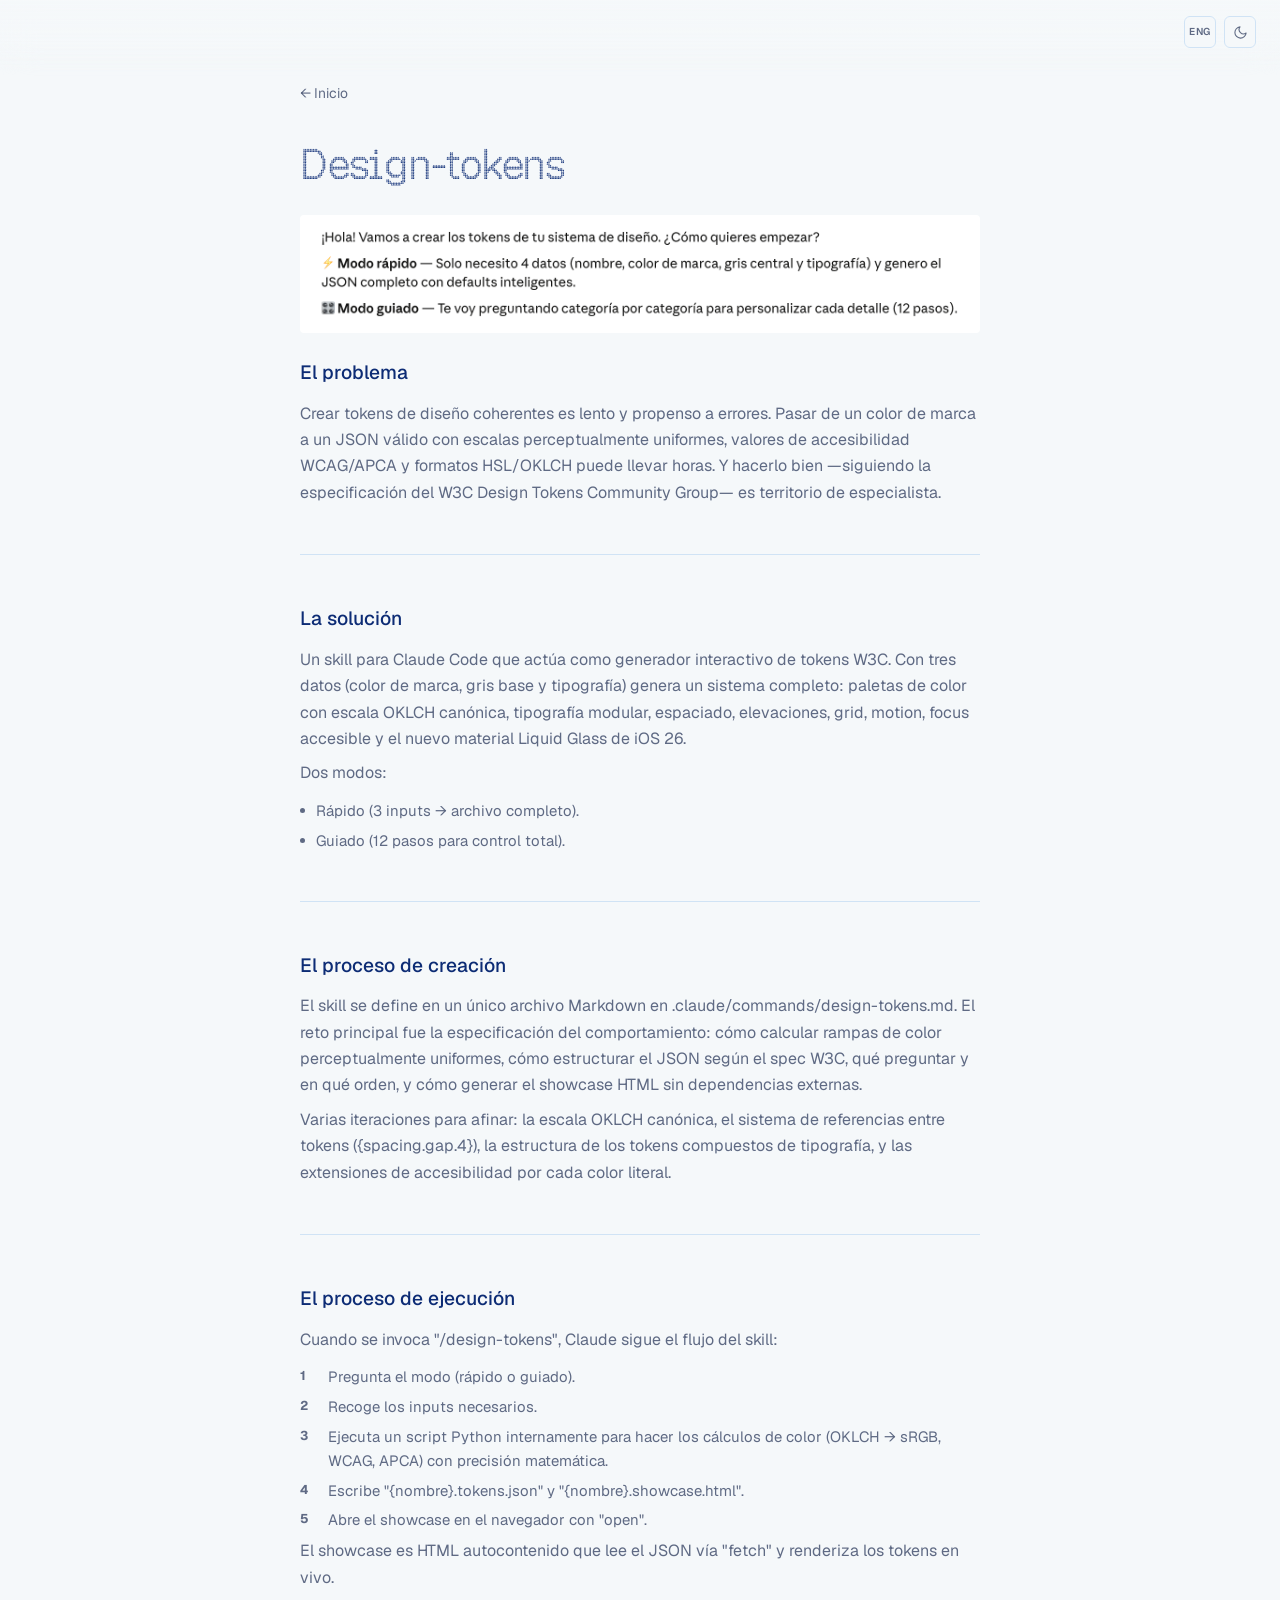
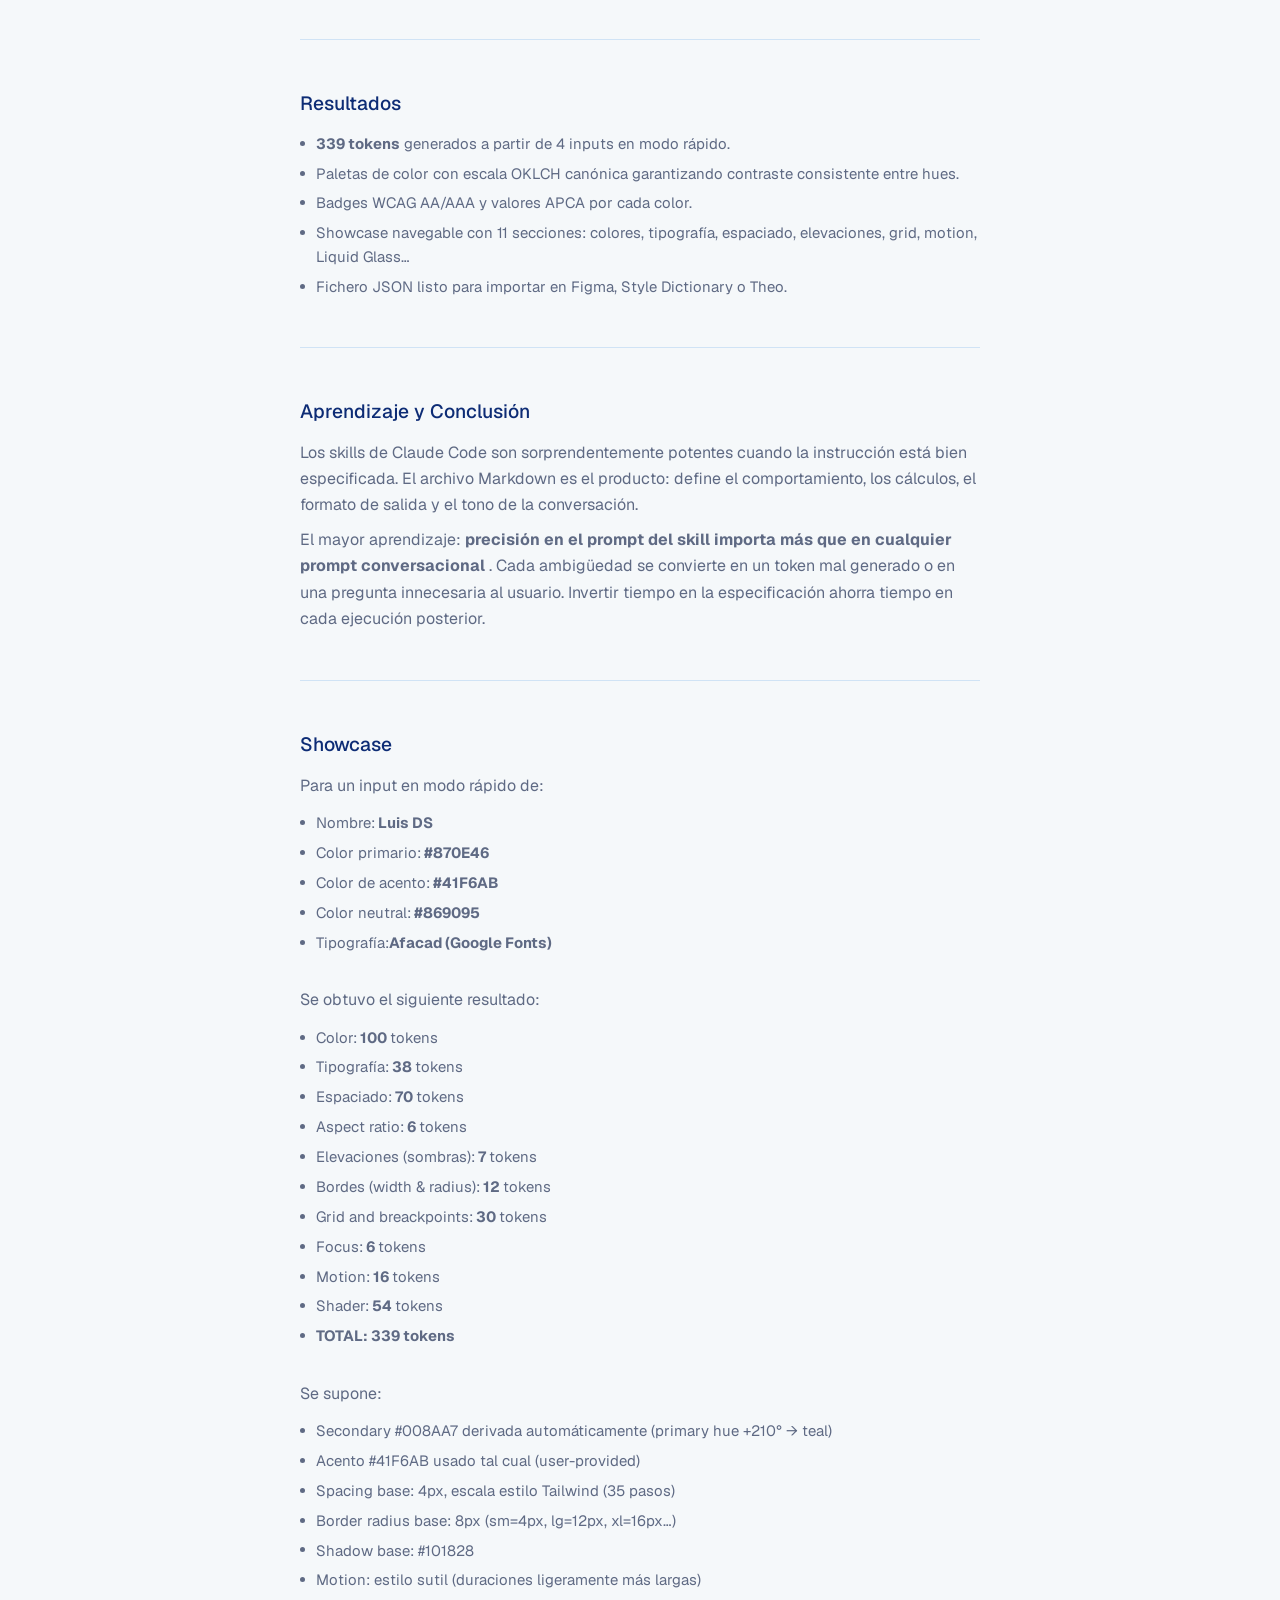
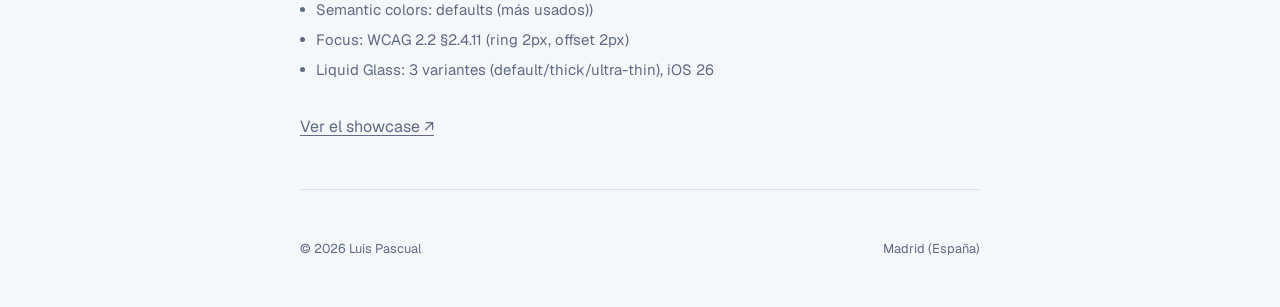
<file: ds-tokens/design-tokens.html>
<!DOCTYPE html>
<html lang="es">
<head>
    <!-- Google tag (gtag.js) -->
<script async src="https://www.googletagmanager.com/gtag/js?id=G-8W9S8MQT3W"></script>
<script>
  window.dataLayer = window.dataLayer || [];
  function gtag(){dataLayer.push(arguments);}
  gtag('js', new Date());

  gtag('config', 'G-8W9S8MQT3W');
</script>
    <meta charset="UTF-8">
    <meta name="viewport" content="width=device-width, initial-scale=1.0">
    <meta name="description" content="Design Tokens — Skill de Claude que genera tokens W3C de un Design System. Luis Pascual, Sr Product Designer">
    <title>Design Tokens — Luis Pascual</title>
    <link rel="alternate" hreflang="es" href="/ds-tokens/design-tokens.html">
    <link rel="alternate" hreflang="en" href="/en/ds-tokens/design-tokens.html">
    <link rel="alternate" hreflang="x-default" href="/ds-tokens/design-tokens.html">
    <link rel="icon" href="../assets/favicon.svg" type="image/svg+xml" sizes="any">
    <link rel="stylesheet" href="../css/tokens.css">
    <link rel="stylesheet" href="style.css">
    <!-- Anti-FOUC: aplica el tema antes de renderizar -->
    <script>(function(){var t=localStorage.getItem('theme');if(t)document.documentElement.setAttribute('data-theme',t);})()</script>
</head>
<body>
    <a href="#main-content" class="skip-link">Saltar al contenido principal</a>

    <div class="site-controls">
        <a class="lang-toggle" href="../en/ds-tokens/design-tokens.html" lang="en" hreflang="en" aria-label="Cambiar a inglés">ENG</a>
        <button class="theme-toggle" id="theme-toggle" aria-label="Cambiar a modo oscuro">
            <svg class="icon-moon" xmlns="http://www.w3.org/2000/svg" width="15" height="15" viewBox="0 0 24 24" fill="none" stroke="currentColor" stroke-width="1.75" stroke-linecap="round" stroke-linejoin="round" aria-hidden="true">
                <path d="M21 12.79A9 9 0 1 1 11.21 3 7 7 0 0 0 21 12.79z"/>
            </svg>
            <svg class="icon-sun" xmlns="http://www.w3.org/2000/svg" width="15" height="15" viewBox="0 0 24 24" fill="none" stroke="currentColor" stroke-width="1.75" stroke-linecap="round" stroke-linejoin="round" aria-hidden="true">
                <circle cx="12" cy="12" r="4.5"/>
                <line x1="12" y1="2"     x2="12" y2="4"/>
                <line x1="12" y1="20"    x2="12" y2="22"/>
                <line x1="4.22" y1="4.22"   x2="5.64" y2="5.64"/>
                <line x1="18.36" y1="18.36" x2="19.78" y2="19.78"/>
                <line x1="2"  y1="12"    x2="4"  y2="12"/>
                <line x1="20" y1="12"    x2="22" y2="12"/>
                <line x1="4.22" y1="19.78"  x2="5.64" y2="18.36"/>
                <line x1="18.36" y1="5.64"  x2="19.78" y2="4.22"/>
            </svg>
        </button>
    </div>

    <canvas id="dot-grid" aria-hidden="true"></canvas>
    <main id="main-content">
        <a href="../index.html" class="back-link">← Inicio</a>

        <section class="detail-hero">
            <h1>Design-tokens</h1>
            <img src="hola.png" alt="Mensaje de bienvenida de la skill Design-tokens" class="detail-hero-image">
        </section>

        <section class="detail-section">
            <h2>El problema</h2>
            <p> Crear tokens de diseño coherentes es lento y propenso a errores. Pasar de un color de marca a un JSON válido con escalas perceptualmente uniformes, valores de accesibilidad WCAG/APCA y formatos HSL/OKLCH puede llevar horas. Y hacerlo bien —siguiendo la especificación del W3C Design Tokens Community Group— es territorio de especialista.</p>
            </section>
        <hr>
        <section class="detail-section">
            <h2>La solución</h2>
            <p>Un skill para Claude Code que actúa como generador interactivo de tokens W3C. Con tres datos (color de marca, gris base y tipografía) genera un sistema completo: paletas de color con escala OKLCH canónica, tipografía modular, espaciado, elevaciones, grid, motion, focus accesible y el nuevo material Liquid Glass de iOS 26.</p>

            <p>Dos modos:</p>
            <ul class="process-list">
                <li>Rápido (3 inputs → archivo completo).</li>
                <li>Guiado (12 pasos para control total).</li>
            </ul>

        </section>
        <hr>
        <section class="detail-section">
            <h2>El proceso de creación</h2>
            <p>El skill se define en un único archivo Markdown en .claude/commands/design-tokens.md. El reto principal fue la especificación del comportamiento: cómo calcular rampas de color perceptualmente uniformes, cómo estructurar el JSON según el spec W3C, qué preguntar y en qué orden, y cómo generar el showcase HTML sin dependencias externas.</p>
            <p>Varias iteraciones para afinar: la escala OKLCH canónica, el sistema de referencias entre tokens ({spacing.gap.4}), la estructura de los tokens compuestos de tipografía, y las extensiones de accesibilidad por cada color literal.</p>
        </section>

        <hr>

        <section class="detail-section">
            <h2>El proceso de ejecución</h2>
            <p>Cuando se invoca "/design-tokens", Claude sigue el flujo del skill:</p>

            <ol class="process-list-number">
                <li>Pregunta el modo (rápido o guiado).</li>
                <li>Recoge los inputs necesarios.</li>
                <li>Ejecuta un script Python internamente para hacer los cálculos de color (OKLCH → sRGB, WCAG, APCA) con precisión matemática.</li>
                <li>Escribe "{nombre}.tokens.json" y "{nombre}.showcase.html".</li>
                <li>Abre el showcase en el navegador con "open".</li>
            </ol>
            <p>El showcase es HTML autocontenido que lee el JSON vía "fetch" y renderiza los tokens en vivo.</p>
        </section>

        <hr>

        <section class="detail-section results">
            <h2>Resultados</h2>
            <ul class="process-list">
                <li><strong>339 tokens</strong> generados a partir de 4 inputs en modo rápido.</li>
                <li>Paletas de color con escala OKLCH canónica garantizando contraste consistente entre hues.</li>
                <li>Badges WCAG AA/AAA y valores APCA por cada color.</li>
                <li>Showcase navegable con 11 secciones: colores, tipografía, espaciado, elevaciones, grid, motion, Liquid Glass…</li>
                <li>Fichero JSON listo para importar en Figma, Style Dictionary o Theo.</li>
            </ul>
        </section>
         <hr>
        <section class="detail-section">
            <h2>Aprendizaje y Conclusión</h2>
            <p>Los skills de Claude Code son sorprendentemente potentes cuando la instrucción está bien especificada. El archivo Markdown es el producto: define el comportamiento, los cálculos, el formato de salida y el tono de la conversación.</p>
            <p>El mayor aprendizaje: <strong>precisión en el prompt del skill importa más que en cualquier prompt conversacional</strong> . Cada ambigüedad se convierte en un token mal generado o en una pregunta innecesaria al usuario. Invertir tiempo en la especificación ahorra tiempo en cada ejecución posterior.</p>
        </section>
         <hr>
                 
         <section class="detail-section">
            <h2>Showcase</h2>
            <p>Para un input en modo rápido de:</p>
            <ul class="process-list">
                <li>Nombre:<strong> Luis DS</strong></li>
                <li>Color primario:<strong> #870E46</strong></li>
                <li>Color de acento:<strong> #41F6AB</strong></li>
                <li>Color neutral:<strong> #869095</strong></li>
                <li>Tipografía:<strong>Afacad (Google Fonts)</strong></li>
            </ul>
          <br>
            <p>Se obtuvo el siguiente resultado:</p>
               <ul class="process-list">
                <li>Color:<strong> 100 </strong>tokens</li>
                <li>Tipografía:<strong> 38 </strong>tokens</li>
                <li>Espaciado:<strong> 70 </strong>tokens</li>
                <li>Aspect ratio:<strong> 6 </strong>tokens</li>
                <li>Elevaciones (sombras):<strong> 7 </strong>tokens</li>
                <li>Bordes (width & radius):<strong> 12 </strong>tokens</li>
                <li>Grid and breackpoints:<strong> 30 </strong>tokens</li>
                <li>Focus:<strong> 6 </strong>tokens</li>
                <li>Motion:<strong> 16 </strong>tokens</li>
                <li>Shader:<strong> 54 </strong>tokens</li>
                <li><strong>TOTAL: 339 tokens </strong></li>
            </ul>
           <br>
            <p>Se supone:</p>
            <ul class="process-list">
                <li>Secondary #008AA7 derivada automáticamente (primary hue +210° → teal)</li>
                <li>Acento #41F6AB usado tal cual (user-provided)</li>
                <li>Spacing base: 4px, escala estilo Tailwind (35 pasos)</li>
                <li>Border radius base: 8px (sm=4px, lg=12px, xl=16px…)</li>
                <li>Shadow base: #101828</li>
                <li>Motion: estilo sutil (duraciones ligeramente más largas)</li>
                <li>Semantic colors: defaults (más usados))</li>
                <li>Focus: WCAG 2.2 §2.4.11 (ring 2px, offset 2px)</li>
                <li>Liquid Glass: 3 variantes (default/thick/ultra-thin), iOS 26</li>
            </ul>
              <br>
            <p><a href="../luisds/luis-ds.showcase.html" target="_blank" rel="noopener noreferrer">Ver el showcase ↗</a></p>






        </section>

         <hr>

        <footer>
            <p class="copyright">
                <span>© 2026 Luis Pascual</span>
                <span>Madrid (España)</span>
            </p>
        </footer>
    </main>
    <script src="../js/dot-grid.js"></script>
    <script src="../js/theme.js"></script>
    <script src="../js/cursor.js"></script>
</body>
</html>
</file>
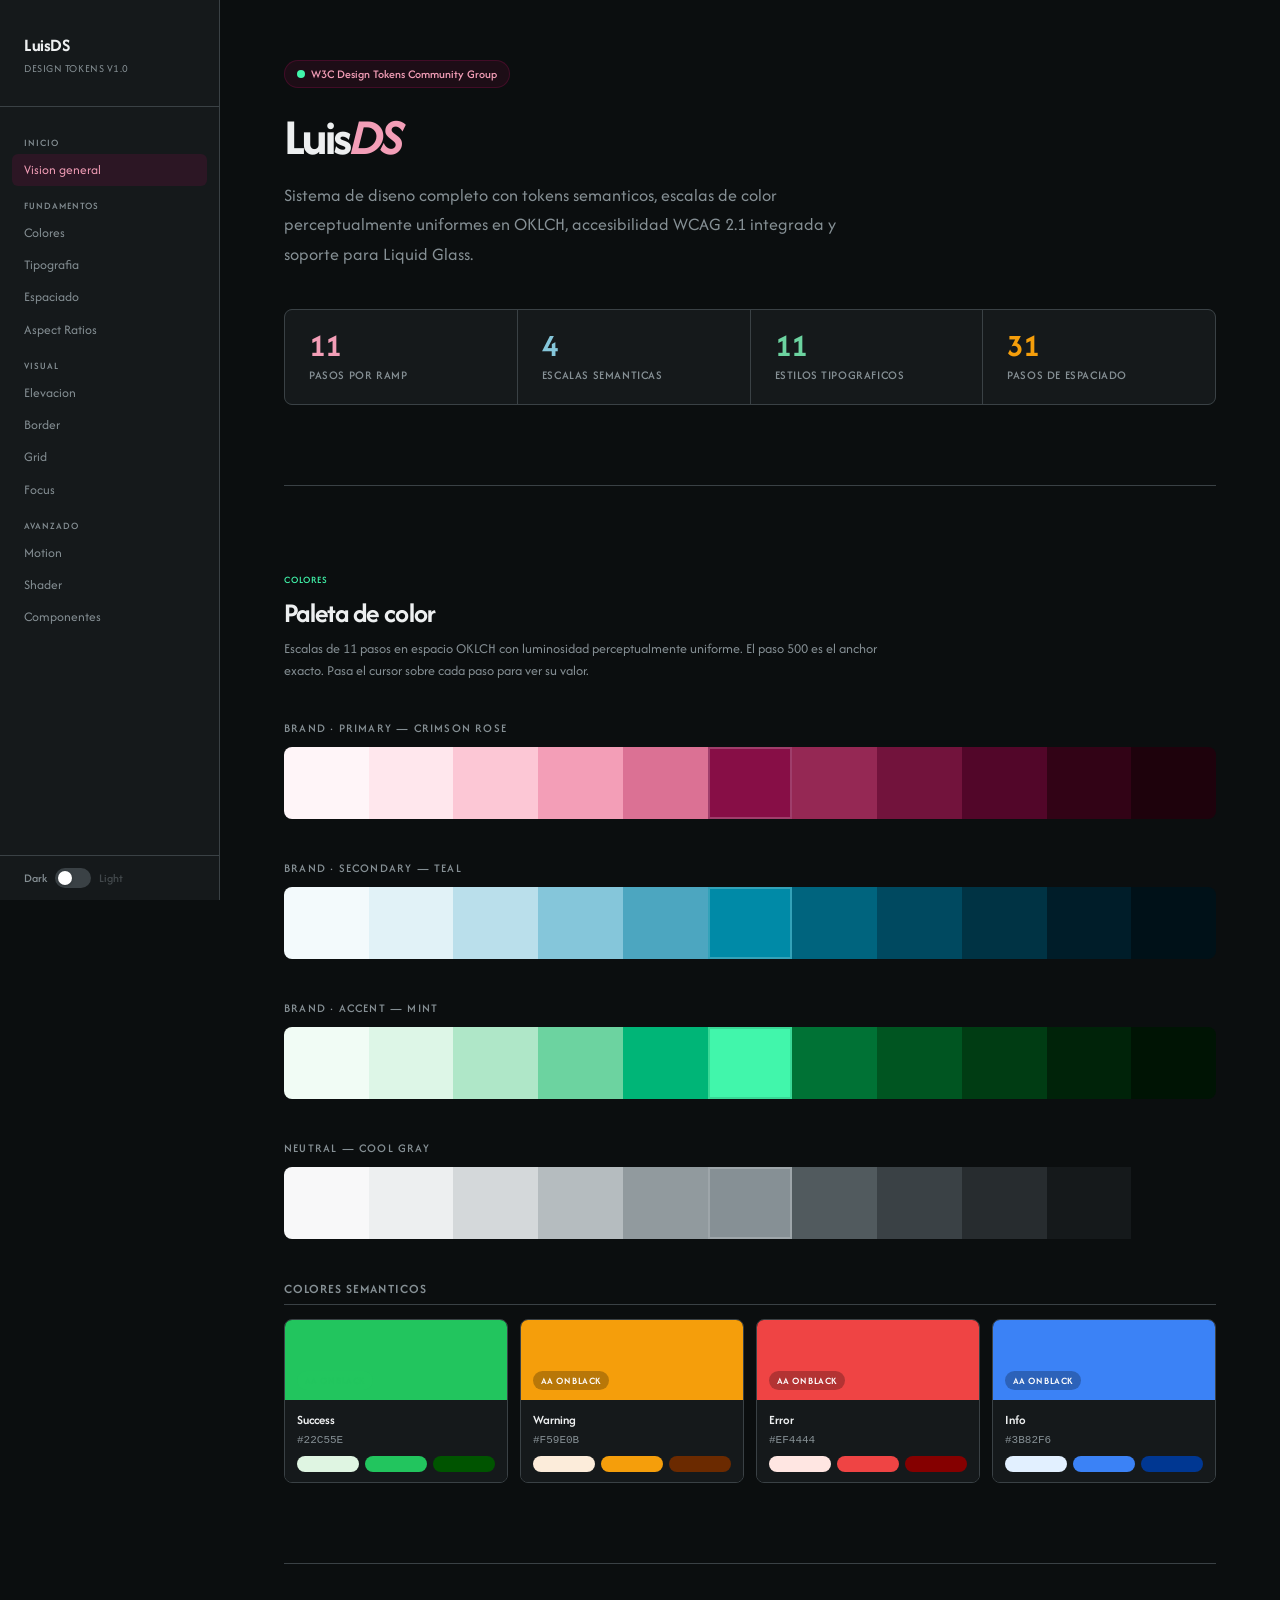
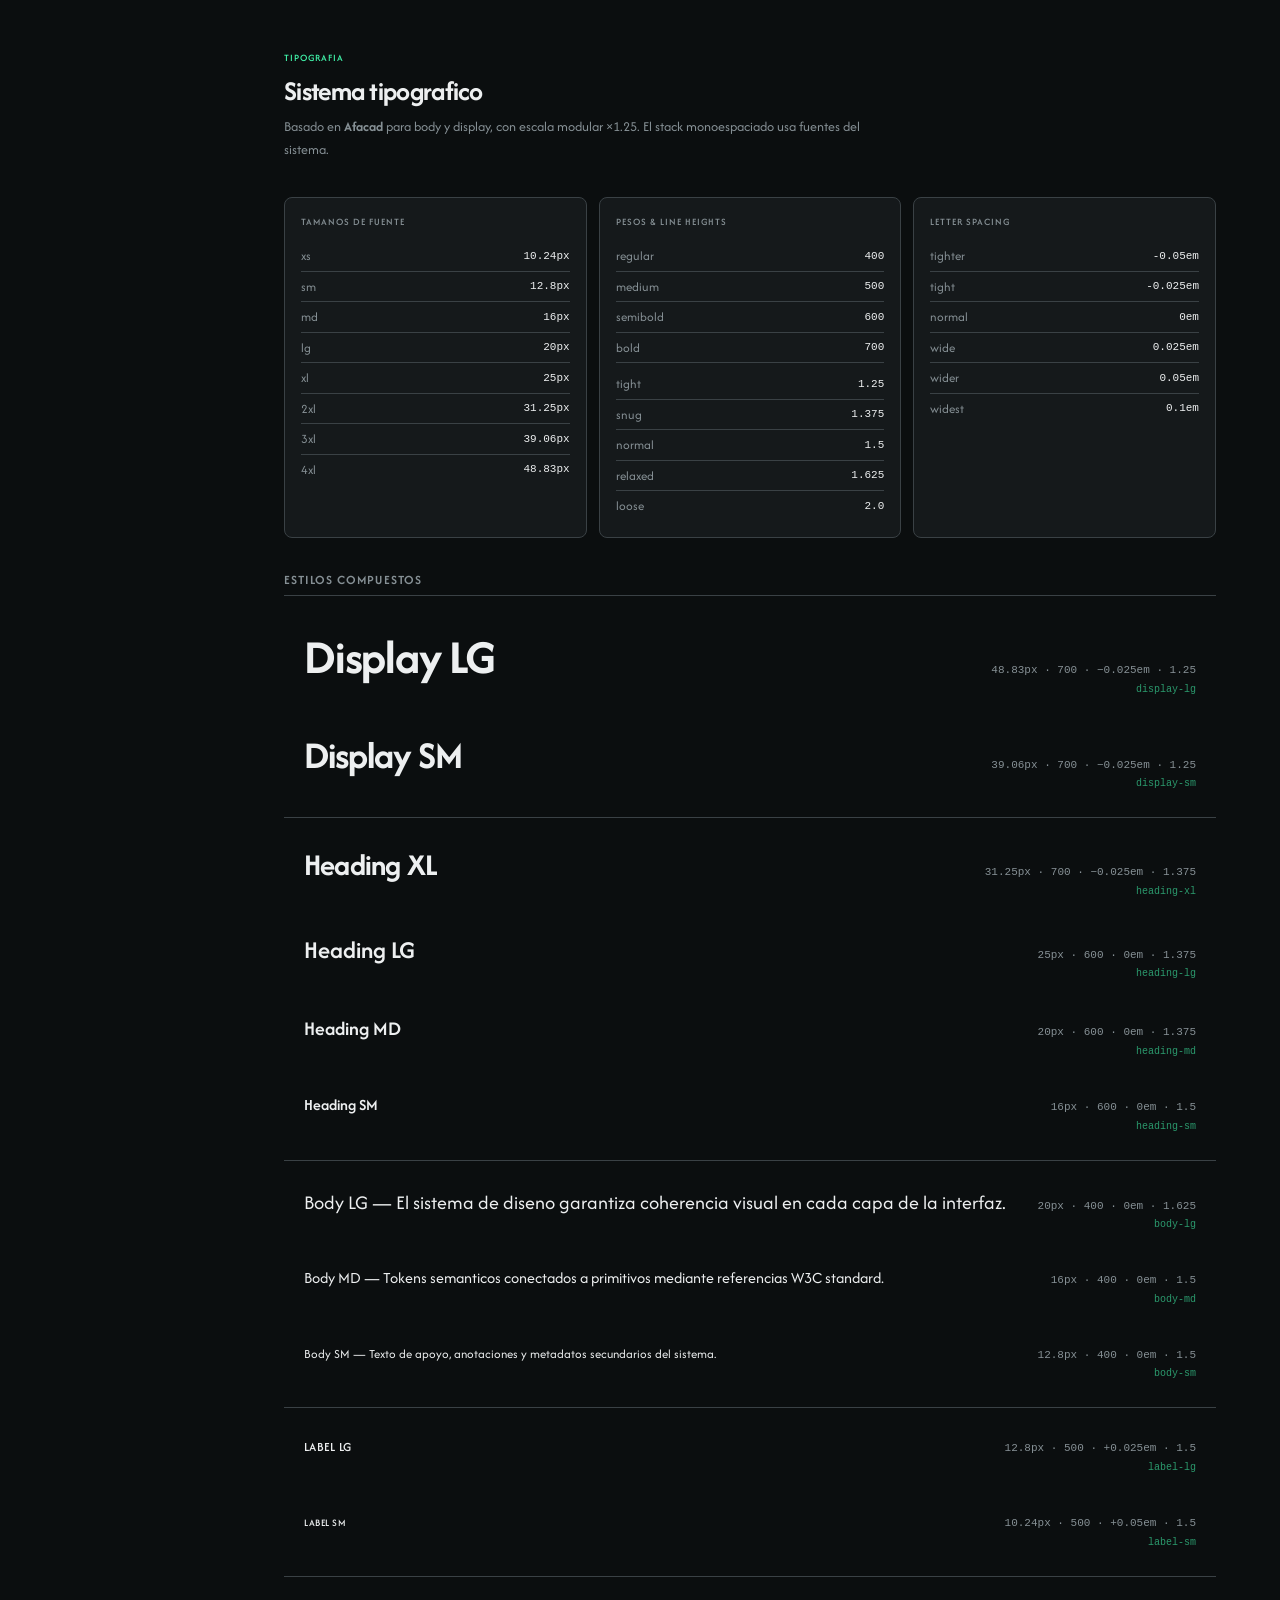
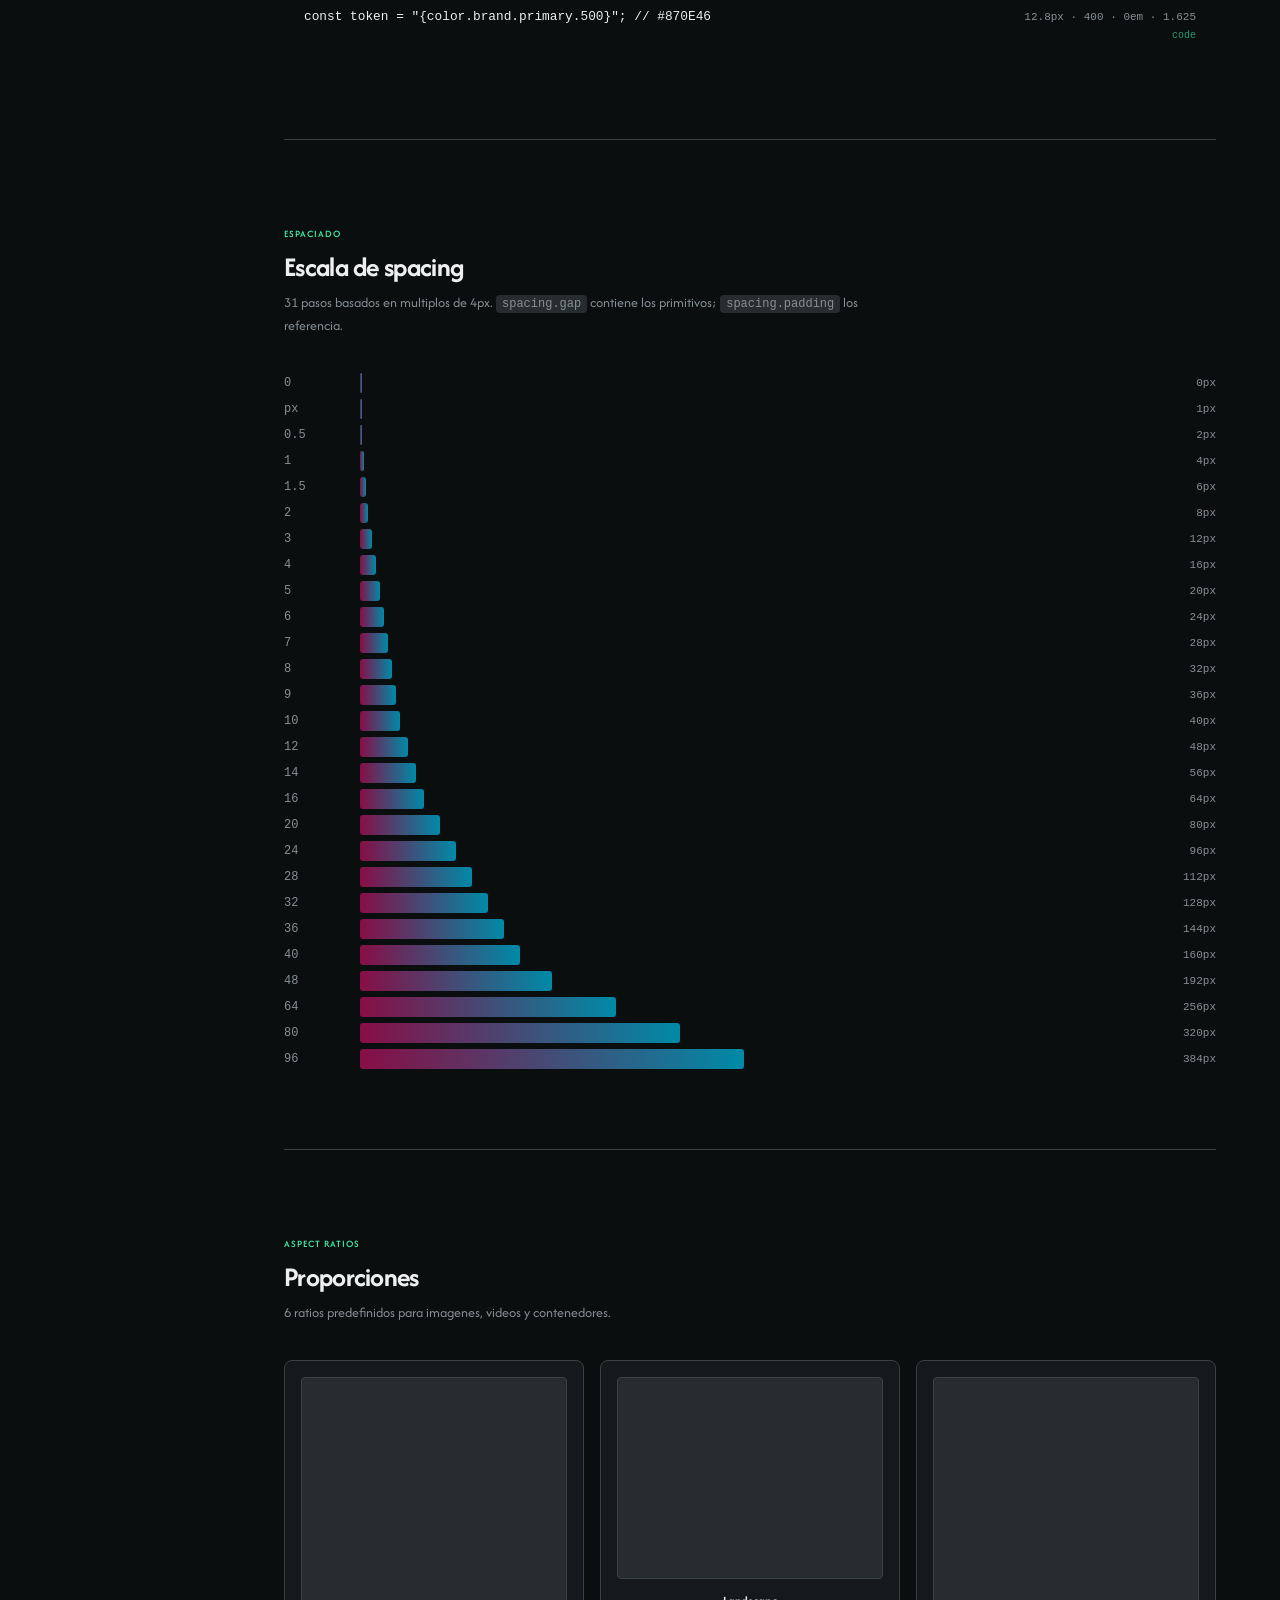
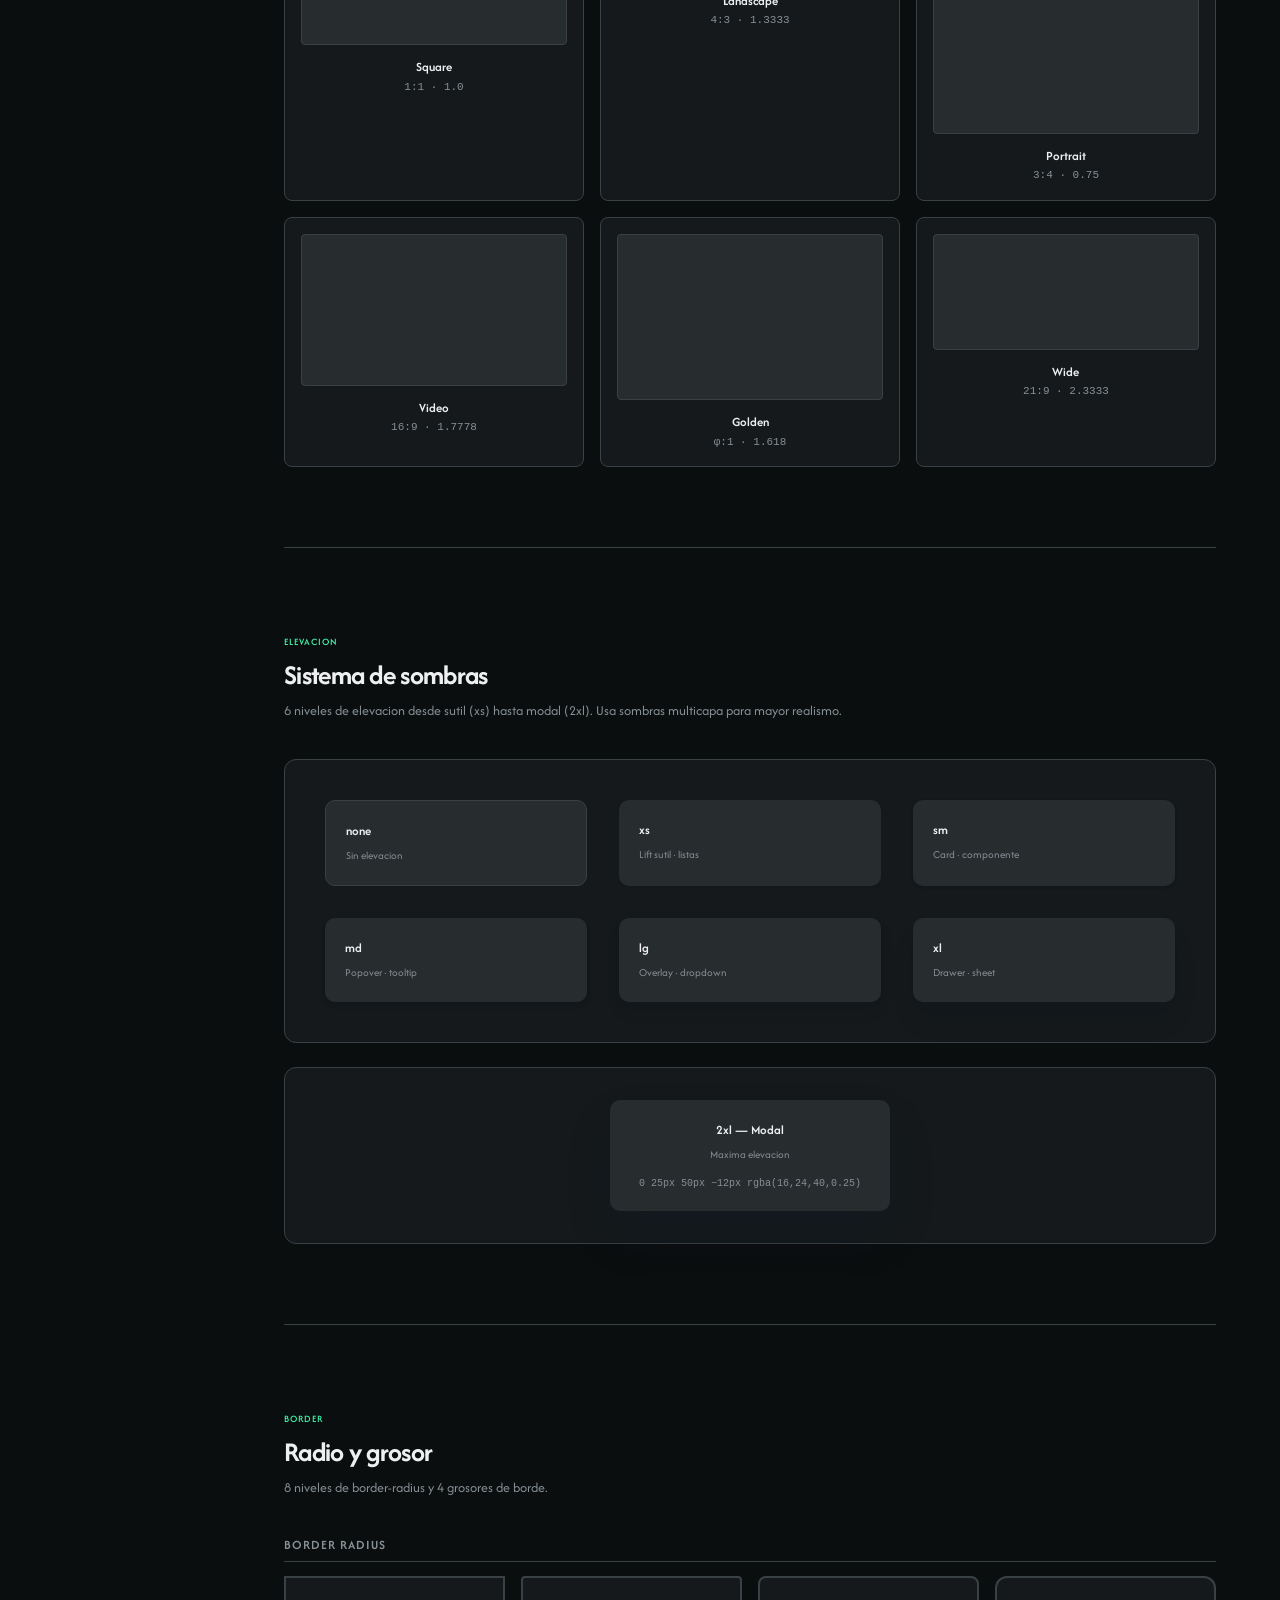
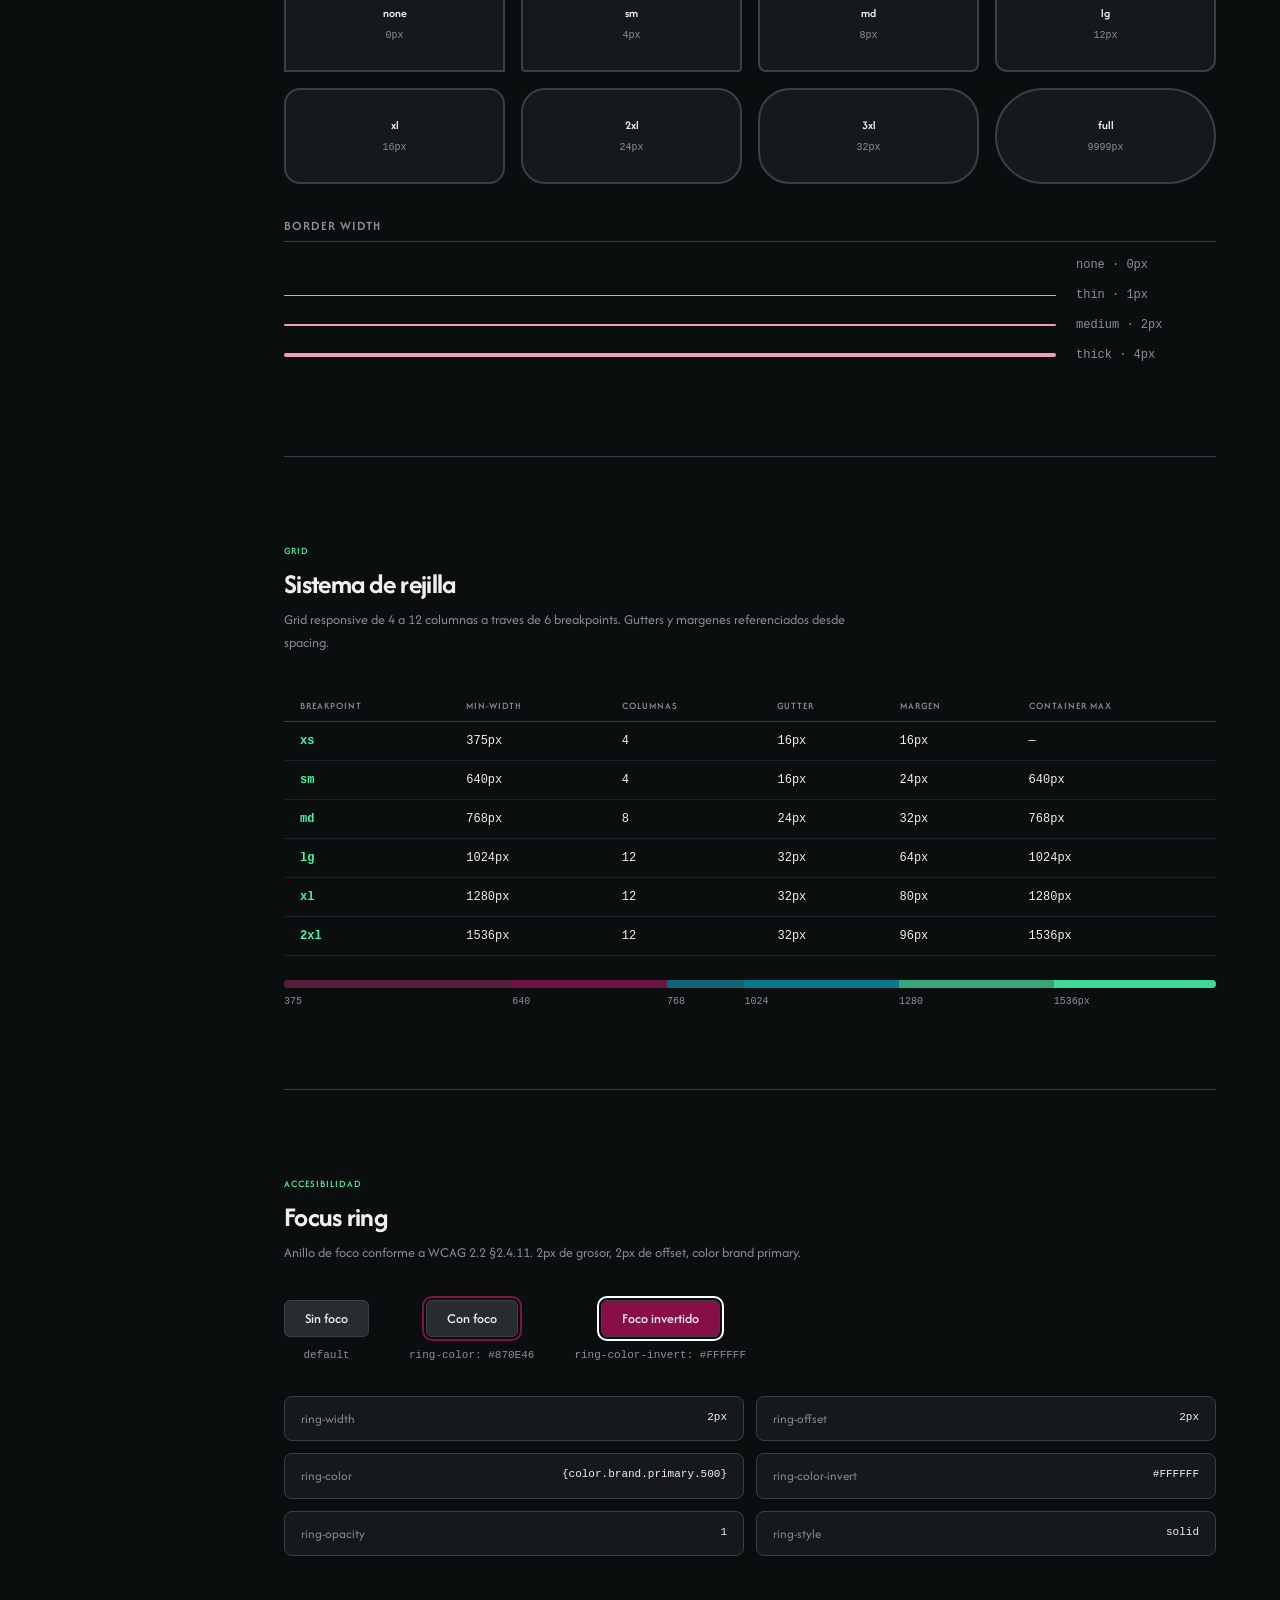
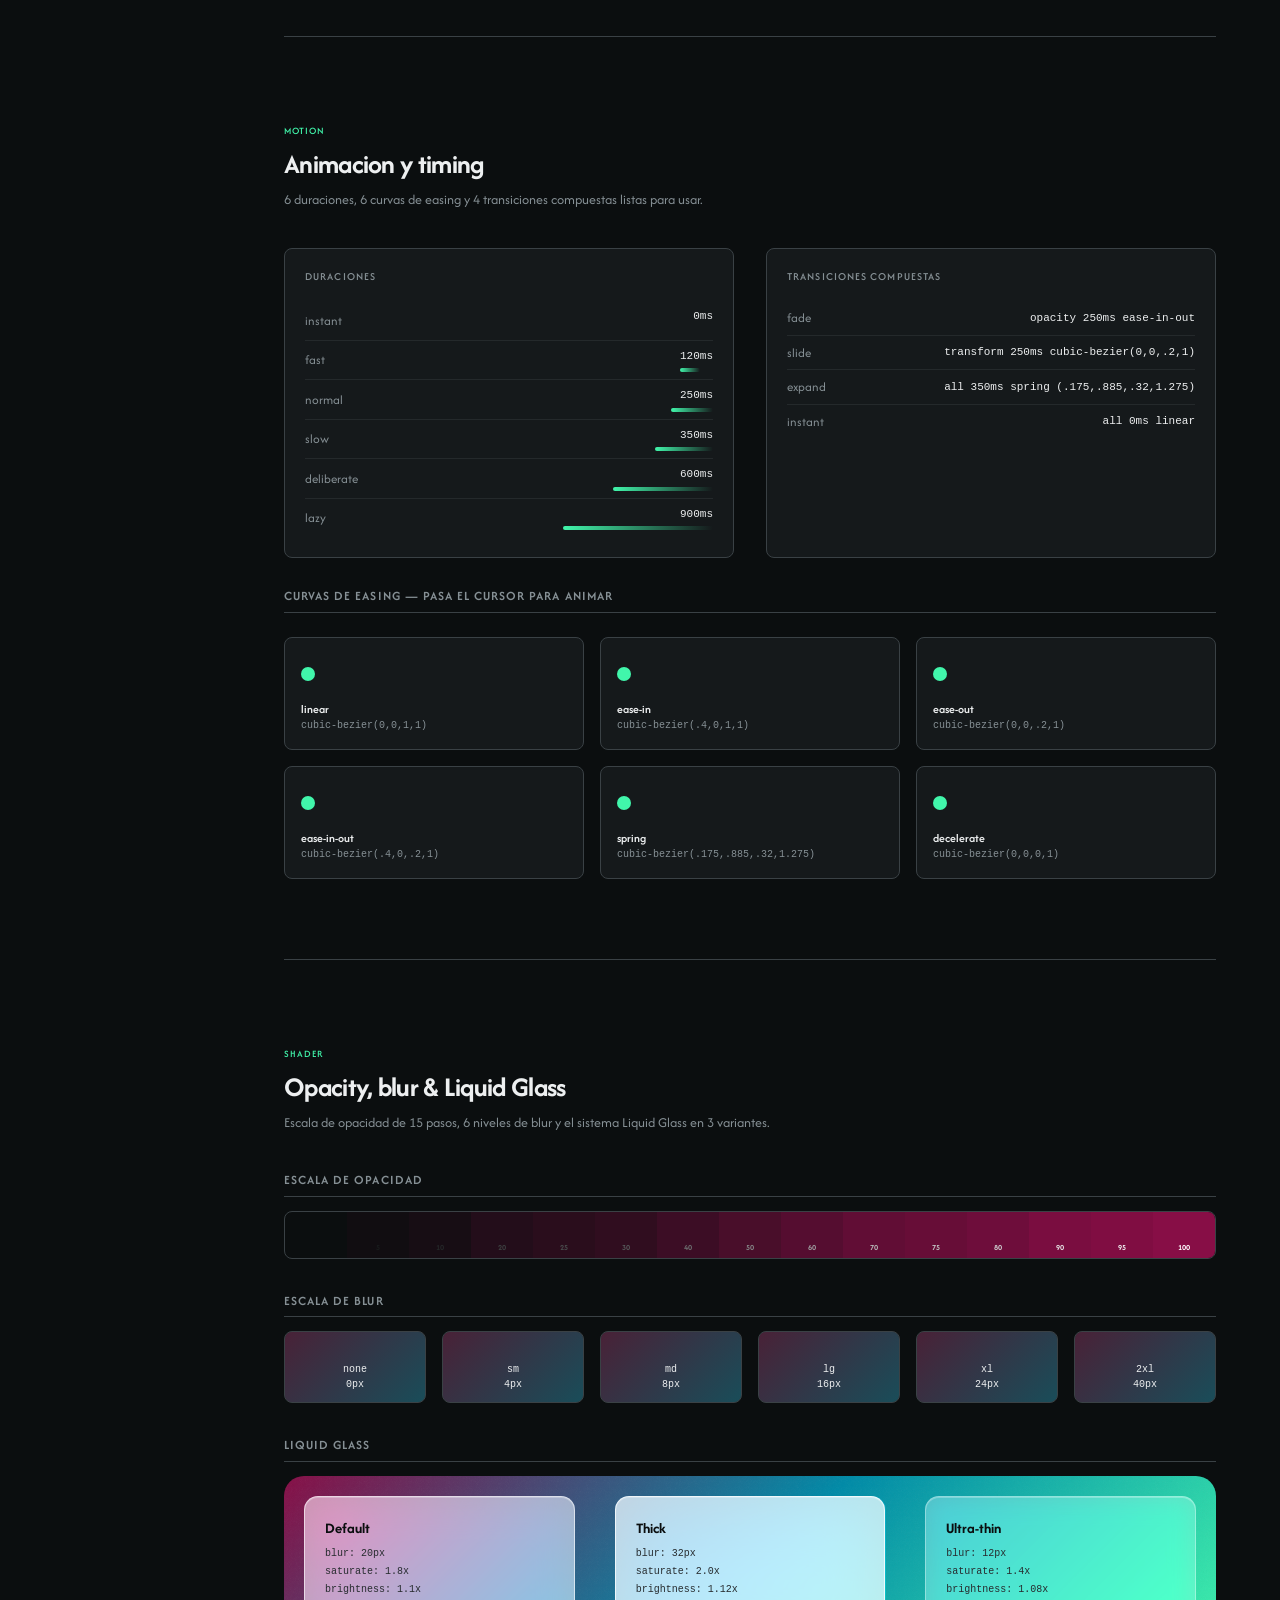
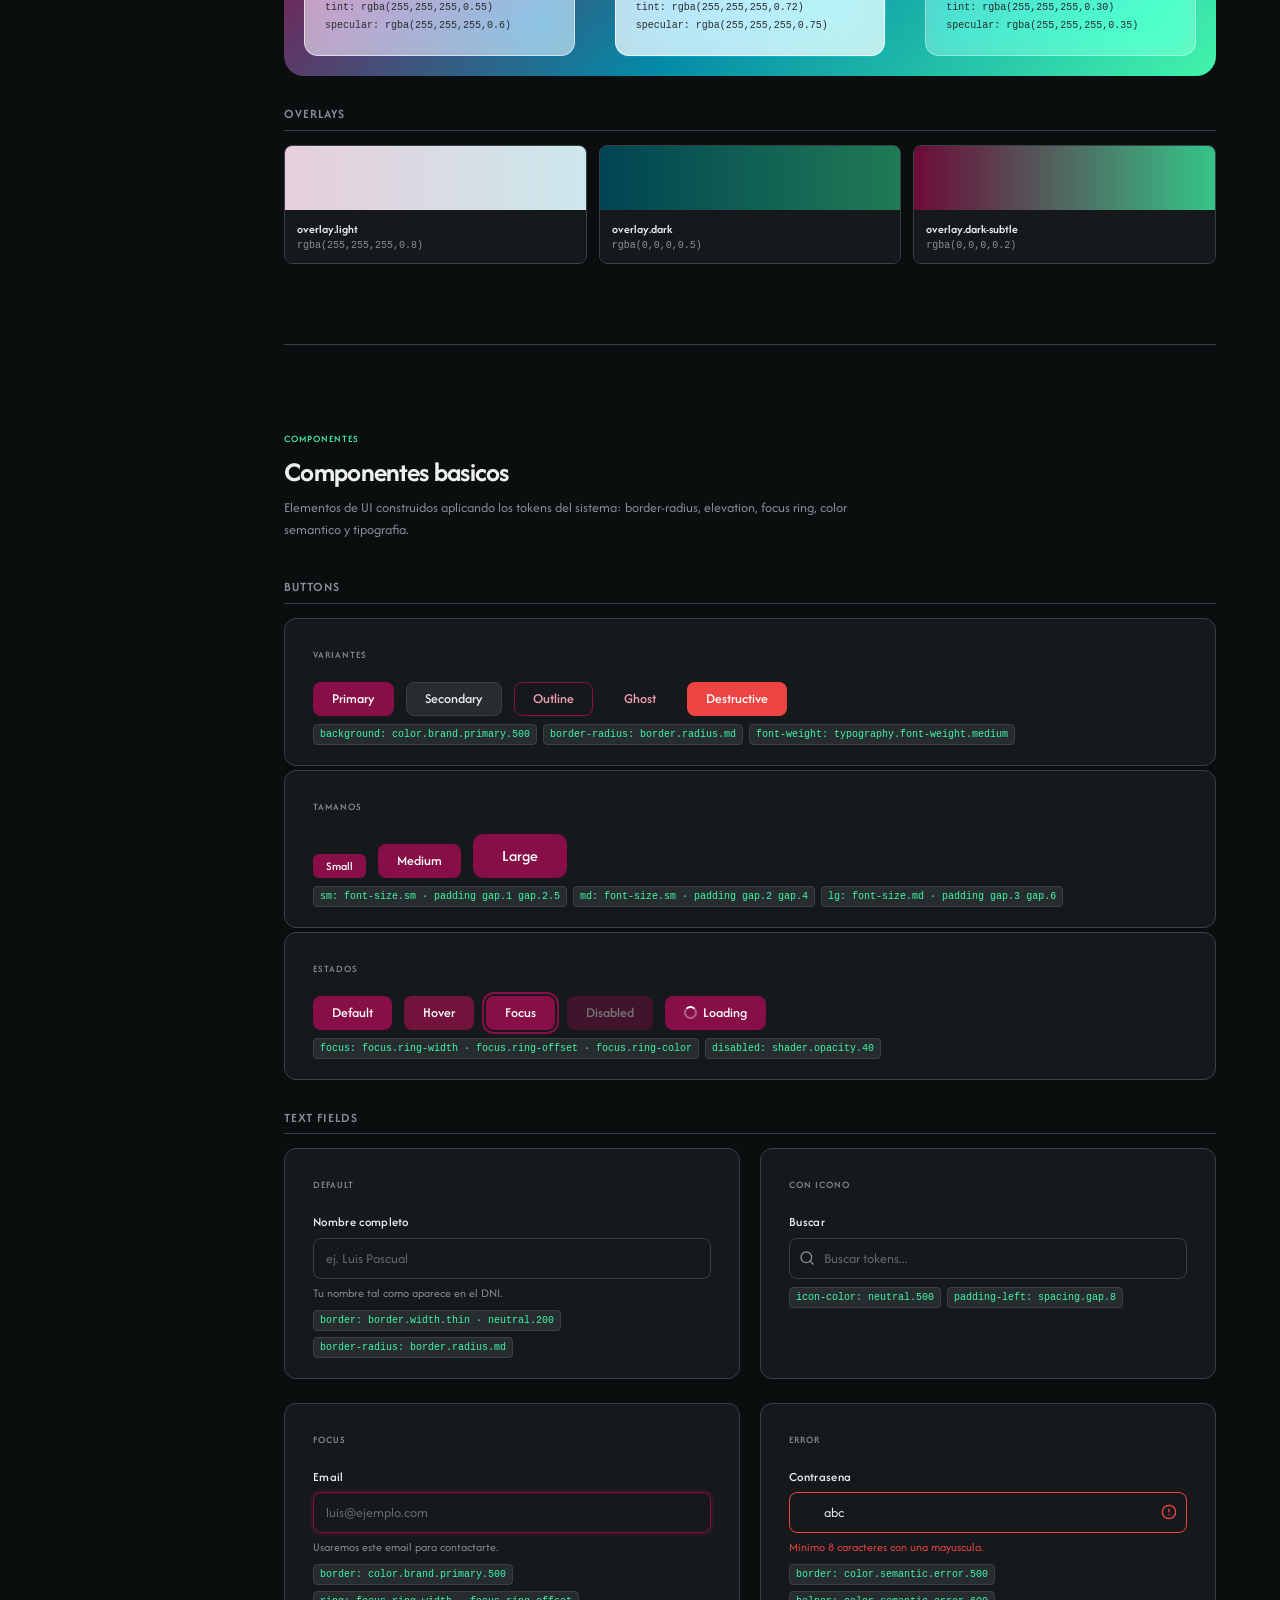
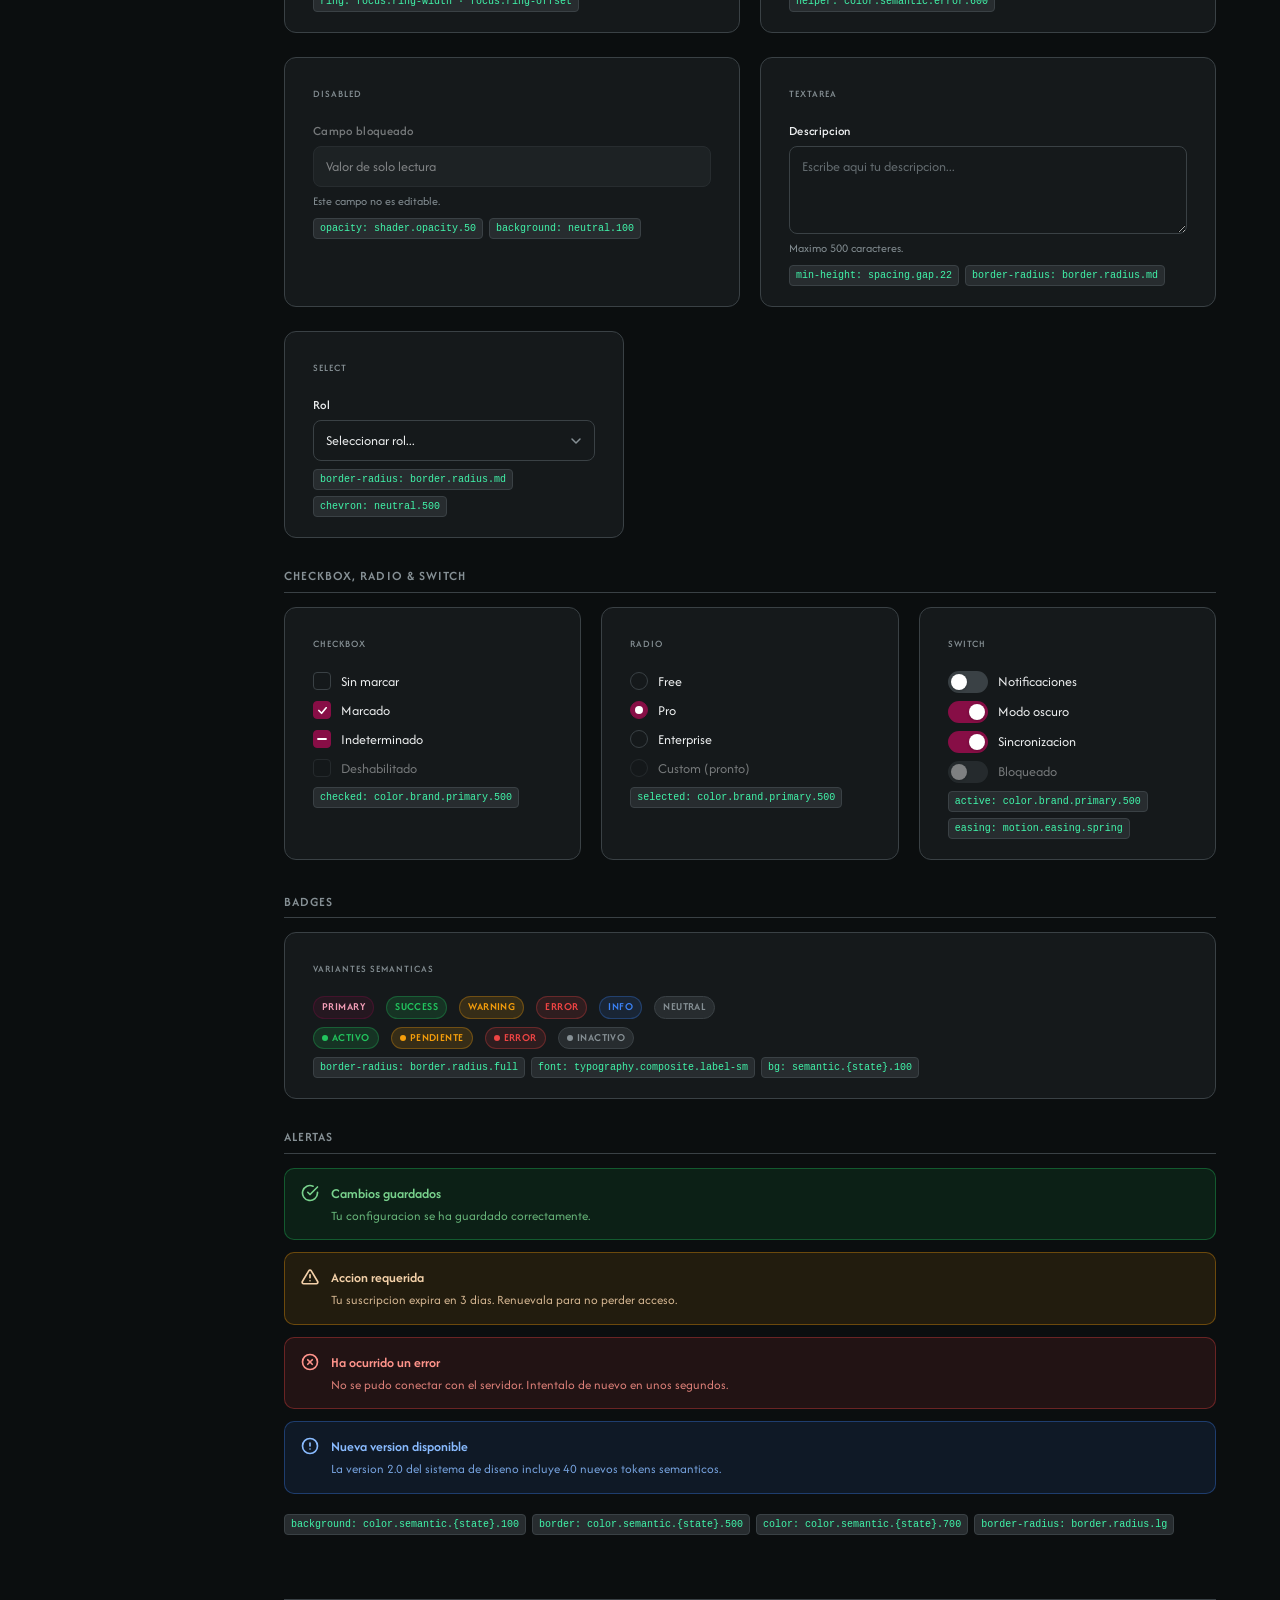
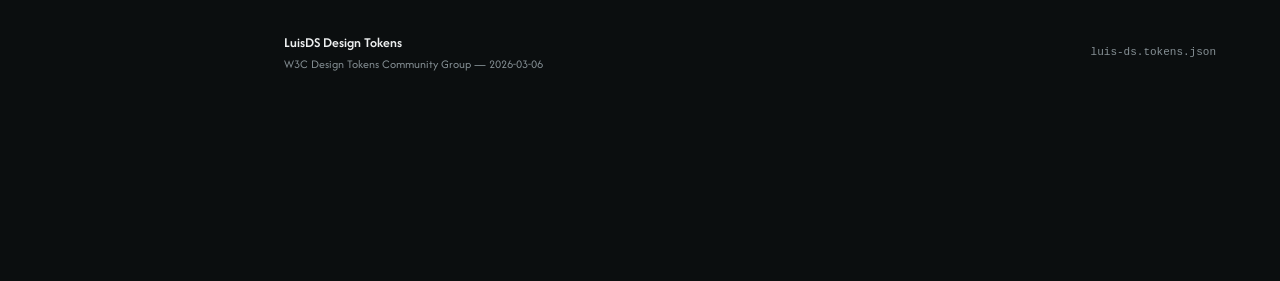
<file: luisds/luis-ds.showcase.html>
<!DOCTYPE html>
<html lang="es">
<head>
  <!-- Google tag (gtag.js) -->
<script async src="https://www.googletagmanager.com/gtag/js?id=G-8W9S8MQT3W"></script>
<script>
  window.dataLayer = window.dataLayer || [];
  function gtag(){dataLayer.push(arguments);}
  gtag('js', new Date());

  gtag('config', 'G-8W9S8MQT3W');
</script>
<meta charset="UTF-8">
<meta name="viewport" content="width=device-width, initial-scale=1.0">
<title>LuisDS — Design System Showcase</title>
<link rel="preconnect" href="https://fonts.googleapis.com">
<link rel="preconnect" href="https://fonts.gstatic.com" crossorigin>
<link href="https://fonts.googleapis.com/css2?family=Afacad:ital,wght@0,400;0,500;0,600;0,700;1,400&display=swap" rel="stylesheet">
<style>
  *, *::before, *::after { box-sizing: border-box; margin: 0; padding: 0; }

  :root {
    --bg:        #0B0E0F;
    --surface:   #15191B;
    --surface2:  #272C2F;
    --border:    #3A4145;
    --text:      #EDEFF0;
    --text-muted:#869095;
    --primary:   #870E46;
    --primary-l: #F39EB7;
    --secondary: #008AA7;
    --accent:    #41F6AB;
    --success:   #22C55E;
    --warning:   #F59E0B;
    --error:     #EF4444;
    --info:      #3B82F6;
    --font: 'Afacad', system-ui, sans-serif;
    --font-mono: ui-monospace, SFMono-Regular, monospace;
    --radius: 8px;
  }

  html[data-theme="light"] {
    --bg:        #F5F8FA;
    --surface:   #FFFFFF;
    --surface2:  #EDEFF0;
    --border:    #D4D8DA;
    --text:      #15191B;
    --text-muted:#515A5E;
    --primary:   #870E46;
    --primary-l: #72133C;
    --secondary: #00647E;
    --accent:    #007235;
  }

  html { scroll-behavior: smooth; }

  body {
    font-family: var(--font);
    background: var(--bg);
    color: var(--text);
    font-size: 16px;
    line-height: 1.5;
    display: flex;
    min-height: 100vh;
  }

  /* ── Sidebar nav ─────────────────────────────────── */
  .sidebar {
    width: 220px;
    flex-shrink: 0;
    position: sticky;
    top: 0;
    height: 100vh;
    overflow-y: auto;
    padding: 32px 0 0;
    border-right: 1px solid var(--border);
    background: var(--surface);
    display: flex;
    flex-direction: column;
  }

  .sidebar-logo {
    padding: 0 24px 28px;
    border-bottom: 1px solid var(--border);
    margin-bottom: 20px;
  }

  .sidebar-logo h1 {
    font-size: 18px;
    font-weight: 700;
    letter-spacing: -0.025em;
    color: var(--text);
  }

  .sidebar-logo span {
    display: block;
    font-size: 11px;
    color: var(--text-muted);
    font-weight: 400;
    letter-spacing: 0.05em;
    text-transform: uppercase;
    margin-top: 2px;
  }

  .nav-section {
    padding: 0 12px;
    margin-bottom: 4px;
  }

  .nav-label {
    font-size: 10px;
    letter-spacing: 0.1em;
    text-transform: uppercase;
    color: var(--text-muted);
    padding: 8px 12px 4px;
    font-weight: 500;
  }

  .nav-link {
    display: block;
    padding: 6px 12px;
    font-size: 13.5px;
    color: var(--text-muted);
    text-decoration: none;
    border-radius: 6px;
    transition: all 120ms ease-in-out;
    font-weight: 400;
  }

  .nav-link:hover { background: var(--surface2); color: var(--text); }
  .nav-link.active { background: rgba(135,14,70,0.2); color: var(--primary-l); }

  /* ── Main content ─────────────────────────────────── */
  .main {
    flex: 1;
    min-width: 0;
    padding: 60px 64px;
    max-width: 1100px;
  }

  section {
    padding-bottom: 80px;
    border-bottom: 1px solid var(--border);
    margin-bottom: 80px;
  }

  section:last-child { border-bottom: none; }

  .section-header {
    margin-bottom: 36px;
  }

  .section-tag {
    display: inline-block;
    font-size: 10px;
    letter-spacing: 0.1em;
    text-transform: uppercase;
    color: var(--accent);
    font-weight: 500;
    margin-bottom: 8px;
  }

  h2 {
    font-size: 28px;
    font-weight: 700;
    letter-spacing: -0.025em;
    line-height: 1.25;
  }

  .section-desc {
    margin-top: 8px;
    font-size: 14px;
    color: var(--text-muted);
    max-width: 600px;
    line-height: 1.6;
  }

  /* ── Hero section ─────────────────────────────────── */
  #overview {
    padding-top: 0;
    padding-bottom: 80px;
  }

  .hero-badge {
    display: inline-flex;
    align-items: center;
    gap: 6px;
    background: rgba(135,14,70,0.15);
    border: 1px solid rgba(135,14,70,0.35);
    border-radius: 9999px;
    padding: 4px 12px;
    font-size: 12px;
    color: var(--primary-l);
    font-weight: 500;
    margin-bottom: 20px;
  }

  .hero-title {
    font-size: 52px;
    font-weight: 700;
    letter-spacing: -0.05em;
    line-height: 1.1;
    margin-bottom: 16px;
  }

  .hero-title em {
    font-style: italic;
    color: var(--primary-l);
  }

  .hero-desc {
    font-size: 18px;
    color: var(--text-muted);
    max-width: 560px;
    line-height: 1.625;
    margin-bottom: 40px;
  }

  .stats-grid {
    display: grid;
    grid-template-columns: repeat(4, 1fr);
    gap: 1px;
    background: var(--border);
    border: 1px solid var(--border);
    border-radius: var(--radius);
    overflow: hidden;
  }

  .stat {
    background: var(--surface);
    padding: 20px 24px;
  }

  .stat-value {
    font-size: 32px;
    font-weight: 700;
    letter-spacing: -0.025em;
    line-height: 1;
    margin-bottom: 4px;
    color: var(--text);
  }

  .stat-label {
    font-size: 12px;
    color: var(--text-muted);
    text-transform: uppercase;
    letter-spacing: 0.05em;
    font-weight: 500;
  }

  /* ── Color swatches ─────────────────────────────────── */
  .palette-group {
    margin-bottom: 40px;
  }

  .palette-name {
    font-size: 12px;
    text-transform: uppercase;
    letter-spacing: 0.1em;
    color: var(--text-muted);
    font-weight: 500;
    margin-bottom: 10px;
  }

  .palette-strip {
    display: grid;
    grid-template-columns: repeat(11, 1fr);
    border-radius: var(--radius);
    overflow: hidden;
    height: 72px;
  }

  .swatch {
    display: flex;
    flex-direction: column;
    justify-content: flex-end;
    padding: 5px 5px;
    cursor: default;
    transition: flex 150ms ease-out;
    position: relative;
  }

  .swatch:hover { flex: 2; }

  .swatch-step {
    font-size: 9px;
    font-weight: 700;
    letter-spacing: 0.05em;
    opacity: 0;
    transition: opacity 120ms;
  }

  .swatch-hex {
    font-size: 8px;
    font-family: var(--font-mono);
    opacity: 0;
    transition: opacity 120ms;
    white-space: nowrap;
    overflow: hidden;
    text-overflow: ellipsis;
  }

  .swatch:hover .swatch-step,
  .swatch:hover .swatch-hex { opacity: 1; }

  .swatch.light .swatch-step,
  .swatch.light .swatch-hex { color: #000; }
  .swatch.dark .swatch-step,
  .swatch.dark .swatch-hex { color: #fff; }

  /* Semantic cards */
  .semantic-grid {
    display: grid;
    grid-template-columns: repeat(4, 1fr);
    gap: 12px;
  }

  .semantic-card {
    border-radius: var(--radius);
    overflow: hidden;
    border: 1px solid var(--border);
  }

  .semantic-swatch {
    height: 80px;
    display: flex;
    align-items: flex-end;
    padding: 10px 12px;
  }

  .semantic-label {
    background: var(--surface);
    padding: 10px 12px;
  }

  .semantic-name { font-size: 13px; font-weight: 600; }
  .semantic-hex { font-size: 11px; color: var(--text-muted); font-family: var(--font-mono); margin-top: 2px; }

  .semantic-variants { display: flex; gap: 6px; margin-top: 8px; }
  .sem-chip { height: 16px; border-radius: 9999px; flex: 1; }

  /* ── Typography ─────────────────────────────────── */
  .type-stack { display: flex; flex-direction: column; gap: 2px; }

  .type-row {
    display: flex;
    align-items: baseline;
    gap: 24px;
    padding: 16px 20px;
    border-radius: var(--radius);
    transition: background 120ms;
  }

  .type-row:hover { background: var(--surface); }
  .type-preview { flex: 1; min-width: 0; }

  .type-meta {
    flex-shrink: 0;
    text-align: right;
    font-size: 11px;
    color: var(--text-muted);
    font-family: var(--font-mono);
    line-height: 1.6;
  }

  .type-token {
    font-size: 10px;
    color: rgba(65,246,171,0.6);
    font-family: var(--font-mono);
    text-align: right;
    margin-top: 2px;
  }

  .divider { height: 1px; background: var(--border); margin: 8px 0; }

  /* primitives grid */
  .prim-grid {
    display: grid;
    grid-template-columns: repeat(3, 1fr);
    gap: 12px;
    margin-bottom: 32px;
  }

  .prim-card {
    background: var(--surface);
    border: 1px solid var(--border);
    border-radius: var(--radius);
    padding: 16px;
  }

  .prim-title {
    font-size: 10px;
    text-transform: uppercase;
    letter-spacing: 0.1em;
    color: var(--text-muted);
    font-weight: 500;
    margin-bottom: 12px;
  }

  .prim-item {
    display: flex;
    justify-content: space-between;
    align-items: center;
    padding: 5px 0;
    border-bottom: 1px solid var(--border);
    font-size: 13px;
  }

  .prim-item:last-child { border-bottom: none; }
  .prim-key { color: var(--text-muted); }
  .prim-val { font-family: var(--font-mono); font-size: 11px; }

  /* ── Spacing ─────────────────────────────────── */
  .spacing-list { display: flex; flex-direction: column; gap: 6px; }

  .spacing-row { display: flex; align-items: center; gap: 16px; }

  .spacing-name {
    width: 60px;
    font-size: 12px;
    font-family: var(--font-mono);
    color: var(--text-muted);
    flex-shrink: 0;
  }

  .spacing-bar-wrap { flex: 1; height: 20px; display: flex; align-items: center; }

  .spacing-bar {
    height: 20px;
    background: linear-gradient(90deg, var(--primary), var(--secondary));
    border-radius: 3px;
    min-width: 2px;
  }

  .spacing-val {
    width: 55px;
    font-size: 11px;
    font-family: var(--font-mono);
    color: var(--text-muted);
    text-align: right;
    flex-shrink: 0;
  }

  /* ── Aspect ratios ─────────────────────────────────── */
  .ar-grid { display: grid; grid-template-columns: repeat(3, 1fr); gap: 16px; }

  .ar-card {
    background: var(--surface);
    border: 1px solid var(--border);
    border-radius: var(--radius);
    padding: 16px;
    display: flex;
    flex-direction: column;
    align-items: center;
    gap: 12px;
  }

  .ar-box {
    background: var(--surface2);
    border: 1px solid var(--border);
    border-radius: 4px;
    width: 100%;
    position: relative;
  }

  .ar-label { font-size: 13px; font-weight: 600; text-align: center; }
  .ar-val { font-size: 11px; color: var(--text-muted); font-family: var(--font-mono); text-align: center; margin-top: 2px; }

  /* ── Elevation ─────────────────────────────────── */
  .elev-grid {
    display: grid;
    grid-template-columns: repeat(3, 1fr);
    gap: 32px;
    padding: 40px;
    background: var(--surface);
    border-radius: 12px;
    border: 1px solid var(--border);
  }

  .elev-card {
    background: var(--surface2);
    border-radius: 10px;
    padding: 20px;
    display: flex;
    flex-direction: column;
    gap: 8px;
  }

  .elev-name { font-size: 13px; font-weight: 600; }
  .elev-desc { font-size: 11px; color: var(--text-muted); }

  /* ── Border ─────────────────────────────────── */
  .border-grid { display: grid; grid-template-columns: repeat(4, 1fr); gap: 16px; margin-bottom: 32px; }

  .radius-card {
    background: var(--surface);
    border: 2px solid var(--border);
    padding: 20px;
    display: flex;
    flex-direction: column;
    align-items: center;
    justify-content: center;
    height: 96px;
    gap: 6px;
  }

  .radius-label { font-size: 12px; font-weight: 600; }
  .radius-val { font-size: 10px; color: var(--text-muted); font-family: var(--font-mono); }

  .width-row { display: flex; align-items: center; gap: 20px; margin-bottom: 12px; }
  .width-line { flex: 1; background: var(--primary-l); border-radius: 9999px; }
  .width-meta { width: 140px; flex-shrink: 0; font-size: 12px; font-family: var(--font-mono); color: var(--text-muted); }

  /* ── Grid ─────────────────────────────────── */
  .bp-table { width: 100%; border-collapse: collapse; font-size: 13px; }

  .bp-table th {
    text-align: left;
    padding: 8px 16px;
    font-size: 10px;
    text-transform: uppercase;
    letter-spacing: 0.1em;
    color: var(--text-muted);
    border-bottom: 1px solid var(--border);
    font-weight: 500;
  }

  .bp-table td {
    padding: 10px 16px;
    border-bottom: 1px solid rgba(58,65,69,0.4);
    font-family: var(--font-mono);
    font-size: 12px;
  }

  .bp-table tr:hover td { background: var(--surface); }

  /* ── Focus ─────────────────────────────────── */
  .focus-demo { display: flex; gap: 40px; align-items: center; flex-wrap: wrap; }

  .focus-example { display: flex; flex-direction: column; align-items: center; gap: 10px; }

  .focus-btn {
    font-family: var(--font);
    font-size: 14px;
    font-weight: 500;
    padding: 8px 20px;
    border-radius: 6px;
    border: 1px solid var(--border);
    background: var(--surface2);
    color: var(--text);
    cursor: pointer;
  }

  .focus-btn.focused { outline: 2px solid #870E46; outline-offset: 2px; }
  .focus-btn.focused-invert { outline: 2px solid #FFFFFF; outline-offset: 2px; background: var(--primary); }

  .focus-caption { font-size: 11px; color: var(--text-muted); text-align: center; font-family: var(--font-mono); }

  .focus-props { display: grid; grid-template-columns: repeat(2, 1fr); gap: 12px; margin-top: 32px; }

  .focus-prop {
    background: var(--surface);
    border: 1px solid var(--border);
    border-radius: var(--radius);
    padding: 12px 16px;
    display: flex;
    justify-content: space-between;
    font-size: 13px;
  }

  .prop-key { color: var(--text-muted); }
  .prop-val { font-family: var(--font-mono); font-size: 11px; }

  /* ── Motion ─────────────────────────────────── */
  .motion-section { display: grid; grid-template-columns: 1fr 1fr; gap: 32px; }

  .motion-group {
    background: var(--surface);
    border: 1px solid var(--border);
    border-radius: var(--radius);
    padding: 20px;
  }

  .motion-group-title {
    font-size: 11px;
    text-transform: uppercase;
    letter-spacing: 0.1em;
    color: var(--text-muted);
    font-weight: 500;
    margin-bottom: 16px;
  }

  .motion-row {
    display: flex;
    align-items: center;
    justify-content: space-between;
    padding: 7px 0;
    border-bottom: 1px solid rgba(58,65,69,0.4);
    font-size: 13px;
    gap: 12px;
  }

  .motion-row:last-child { border-bottom: none; }
  .motion-key { color: var(--text-muted); flex-shrink: 0; }
  .motion-val { font-family: var(--font-mono); font-size: 11px; text-align: right; }

  .duration-bar { height: 4px; background: linear-gradient(90deg, var(--accent), transparent); border-radius: 9999px; margin-top: 4px; }

  .easing-demos { display: grid; grid-template-columns: repeat(3, 1fr); gap: 16px; margin-top: 24px; }

  .easing-demo-card {
    background: var(--surface);
    border: 1px solid var(--border);
    border-radius: var(--radius);
    padding: 16px;
    cursor: pointer;
    overflow: hidden;
  }

  .easing-demo-card:hover .easing-dot { animation: ease-demo 1s var(--easing) infinite alternate; }

  .easing-track { height: 40px; display: flex; align-items: center; position: relative; }

  .easing-dot {
    width: 14px;
    height: 14px;
    border-radius: 9999px;
    background: var(--accent);
    flex-shrink: 0;
    position: absolute;
    left: 0;
  }

  @keyframes ease-demo {
    from { left: 0; }
    to { left: calc(100% - 14px); }
  }

  .easing-name { font-size: 12px; font-weight: 600; margin-top: 6px; }
  .easing-val { font-size: 10px; color: var(--text-muted); font-family: var(--font-mono); }

  /* ── Shader ─────────────────────────────────── */
  .opacity-strip {
    display: flex;
    border-radius: var(--radius);
    overflow: hidden;
    height: 48px;
    margin-bottom: 32px;
    border: 1px solid var(--border);
  }

  .opacity-chip {
    flex: 1;
    display: flex;
    align-items: flex-end;
    justify-content: center;
    padding-bottom: 4px;
    font-size: 8px;
    font-weight: 700;
    color: #fff;
    background: var(--primary);
  }

  .blur-row { display: flex; gap: 16px; margin-bottom: 32px; }

  .blur-card {
    flex: 1;
    background: var(--surface2);
    border: 1px solid var(--border);
    border-radius: var(--radius);
    height: 72px;
    display: flex;
    flex-direction: column;
    align-items: center;
    justify-content: flex-end;
    padding-bottom: 10px;
    position: relative;
    overflow: hidden;
  }

  .blur-card::before {
    content: '';
    position: absolute;
    inset: 0;
    background: linear-gradient(135deg, var(--primary) 0%, var(--secondary) 100%);
    opacity: 0.35;
  }

  .blur-inner {
    position: relative;
    z-index: 1;
    font-size: 10px;
    font-family: var(--font-mono);
    color: var(--text);
    text-align: center;
  }

  /* utility */
  .tag {
    display: inline-block;
    padding: 2px 8px;
    border-radius: 9999px;
    font-size: 10px;
    font-weight: 600;
    letter-spacing: 0.04em;
    text-transform: uppercase;
  }

  .tag-pass { background: rgba(34,197,94,0.15); color: #22C55E; }

  .subsection-title {
    font-size: 13px;
    font-weight: 600;
    text-transform: uppercase;
    letter-spacing: 0.08em;
    color: var(--text-muted);
    margin: 28px 0 14px;
    padding-bottom: 6px;
    border-bottom: 1px solid var(--border);
  }

  ::-webkit-scrollbar { width: 6px; height: 6px; }
  ::-webkit-scrollbar-track { background: var(--surface); }
  ::-webkit-scrollbar-thumb { background: var(--border); border-radius: 3px; }

  /* ── Components ─────────────────────────────────── */

  /* shared */
  .c-label {
    display: block;
    font-size: 12.8px;
    font-weight: 500;
    color: var(--text);
    margin-bottom: 6px;
    letter-spacing: 0.025em;
  }
  .c-helper { font-size: 12px; margin-top: 5px; color: var(--text-muted); }
  .c-helper.err { color: var(--error); }

  /* row of components with a label underneath */
  .comp-row { display: flex; flex-wrap: wrap; gap: 12px; align-items: center; margin-bottom: 8px; }
  .comp-col { display: flex; flex-direction: column; gap: 8px; }
  .comp-demo { background: var(--surface); border: 1px solid var(--border); border-radius: 12px; padding: 28px 28px 20px; margin-bottom: 4px; }
  .comp-demo-label {
    font-size: 10px; text-transform: uppercase; letter-spacing: 0.1em;
    color: var(--text-muted); font-weight: 500; margin-bottom: 20px;
  }

  /* ── Buttons ── */
  .c-btn {
    font-family: var(--font);
    font-size: 14px;
    font-weight: 500;
    line-height: 1;
    padding: 9px 18px;
    border-radius: 8px;
    border: 1px solid transparent;
    cursor: pointer;
    display: inline-flex;
    align-items: center;
    gap: 6px;
    transition: background 120ms ease-in-out, box-shadow 120ms, border-color 120ms, opacity 120ms;
    white-space: nowrap;
    text-decoration: none;
  }
  .c-btn:focus-visible {
    outline: 2px solid var(--primary);
    outline-offset: 2px;
  }
  .c-btn:disabled { opacity: 0.4; cursor: not-allowed; pointer-events: none; }

  /* variants */
  .c-btn-primary { background: var(--primary); color: #fff; }
  .c-btn-primary:hover { background: #72133C; }

  .c-btn-secondary { background: var(--surface2); color: var(--text); border-color: var(--border); }
  .c-btn-secondary:hover { background: var(--border); }

  .c-btn-ghost { background: transparent; color: var(--primary-l); border-color: transparent; }
  .c-btn-ghost:hover { background: rgba(135,14,70,0.1); }

  .c-btn-outline { background: transparent; color: var(--primary-l); border-color: var(--primary); }
  .c-btn-outline:hover { background: rgba(135,14,70,0.08); }

  .c-btn-danger { background: var(--error); color: #fff; }
  .c-btn-danger:hover { background: #AB0010; }

  /* sizes */
  .c-btn-sm { font-size: 12px; padding: 5px 12px; border-radius: 6px; }
  .c-btn-lg { font-size: 16px; padding: 13px 28px; border-radius: 10px; }

  /* icon-only */
  .c-btn-icon { padding: 8px; border-radius: 8px; }
  .c-btn-icon.c-btn-sm { padding: 5px; border-radius: 6px; }

  /* loading spinner */
  .c-spinner {
    width: 13px; height: 13px;
    border: 2px solid rgba(255,255,255,0.35);
    border-top-color: #fff;
    border-radius: 9999px;
    animation: spin 600ms linear infinite;
    flex-shrink: 0;
  }
  @keyframes spin { to { transform: rotate(360deg); } }

  /* ── Text inputs ── */
  .c-field { display: flex; flex-direction: column; }

  .c-input, .c-textarea, .c-select {
    font-family: var(--font);
    font-size: 14px;
    color: var(--text);
    background: var(--surface);
    border: 1px solid var(--border);
    border-radius: 8px;
    padding: 9px 12px;
    outline: none;
    transition: border-color 120ms, box-shadow 120ms;
    width: 100%;
    line-height: 1.5;
  }
  .c-input::placeholder, .c-textarea::placeholder { color: var(--text-muted); opacity: 0.7; }
  .c-input:focus, .c-textarea:focus, .c-select:focus {
    border-color: var(--primary);
    box-shadow: 0 0 0 3px rgba(135,14,70,0.18);
  }
  .c-input.err, .c-textarea.err { border-color: var(--error); }
  .c-input.err:focus, .c-textarea.err:focus {
    border-color: var(--error);
    box-shadow: 0 0 0 3px rgba(239,68,68,0.2);
  }
  .c-input:disabled, .c-textarea:disabled, .c-select:disabled {
    opacity: 0.5; cursor: not-allowed; background: var(--surface2);
  }

  .c-input-wrap {
    position: relative;
    display: flex;
    align-items: center;
  }
  .c-input-icon-l { position: absolute; left: 10px; color: var(--text-muted); pointer-events: none; }
  .c-input-icon-r { position: absolute; right: 10px; color: var(--text-muted); pointer-events: none; }
  .c-input-wrap .c-input { padding-left: 34px; }
  .c-input-wrap .c-input.has-r { padding-right: 34px; }

  .c-textarea { resize: vertical; min-height: 88px; }

  .c-select {
    appearance: none;
    -webkit-appearance: none;
    background-image: url("data:image/svg+xml,%3Csvg xmlns='http://www.w3.org/2000/svg' width='12' height='12' viewBox='0 0 12 12'%3E%3Cpath d='M2 4l4 4 4-4' stroke='%23869095' stroke-width='1.5' fill='none' stroke-linecap='round' stroke-linejoin='round'/%3E%3C/svg%3E");
    background-repeat: no-repeat;
    background-position: right 12px center;
    padding-right: 36px;
    cursor: pointer;
  }

  /* ── Checkbox ── */
  .c-checkbox-wrap, .c-radio-wrap {
    display: flex; align-items: center; gap: 10px; cursor: pointer;
    font-size: 14px; color: var(--text);
    user-select: none;
  }

  .c-checkbox-wrap input[type="checkbox"],
  .c-radio-wrap input[type="radio"] { display: none; }

  .c-check-box {
    width: 18px; height: 18px;
    border-radius: 4px;
    border: 1.5px solid var(--border);
    background: var(--surface);
    flex-shrink: 0;
    display: flex; align-items: center; justify-content: center;
    transition: background 120ms, border-color 120ms;
  }

  .c-checkbox-wrap:hover .c-check-box { border-color: var(--primary); }

  .c-checkbox-wrap input:checked + .c-check-box {
    background: var(--primary);
    border-color: var(--primary);
  }

  .c-checkbox-wrap input:indeterminate + .c-check-box {
    background: var(--primary);
    border-color: var(--primary);
  }

  .c-check-icon { display: none; }
  .c-checkbox-wrap input:checked + .c-check-box .c-check-icon { display: block; }
  .c-check-dash { display: none; }
  .c-checkbox-wrap input:indeterminate + .c-check-box .c-check-dash { display: block; }

  .c-checkbox-wrap.disabled { opacity: 0.45; cursor: not-allowed; pointer-events: none; }

  /* ── Radio ── */
  .c-radio-dot {
    width: 18px; height: 18px;
    border-radius: 9999px;
    border: 1.5px solid var(--border);
    background: var(--surface);
    flex-shrink: 0;
    display: flex; align-items: center; justify-content: center;
    transition: background 120ms, border-color 120ms;
  }
  .c-radio-wrap:hover .c-radio-dot { border-color: var(--primary); }
  .c-radio-inner {
    width: 8px; height: 8px;
    border-radius: 9999px;
    background: #fff;
    opacity: 0;
    transition: opacity 150ms;
    transform: scale(0.6);
    transition: opacity 120ms, transform 120ms;
  }
  .c-radio-wrap input:checked + .c-radio-dot {
    background: var(--primary);
    border-color: var(--primary);
  }
  .c-radio-wrap input:checked + .c-radio-dot .c-radio-inner {
    opacity: 1; transform: scale(1);
  }
  .c-radio-wrap.disabled { opacity: 0.45; cursor: not-allowed; pointer-events: none; }

  /* ── Switch (toggle) ── */
  .c-switch-wrap { display: flex; align-items: center; gap: 10px; cursor: pointer; font-size: 14px; color: var(--text); user-select: none; }
  .c-switch-wrap input { display: none; }
  .c-switch-track {
    width: 40px; height: 22px; border-radius: 9999px;
    background: var(--border);
    position: relative;
    transition: background 200ms ease-in-out;
    flex-shrink: 0;
  }
  .c-switch-wrap input:checked + .c-switch-track { background: var(--primary); }
  .c-switch-thumb {
    width: 16px; height: 16px; border-radius: 9999px;
    background: #fff;
    position: absolute; top: 3px; left: 3px;
    transition: transform 200ms cubic-bezier(.175,.885,.32,1.275);
    box-shadow: 0 1px 3px rgba(0,0,0,0.25);
  }
  .c-switch-wrap input:checked + .c-switch-track .c-switch-thumb { transform: translateX(18px); }
  .c-switch-wrap.disabled { opacity: 0.45; cursor: not-allowed; pointer-events: none; }

  /* ── Alerts ── */
  .c-alert {
    display: flex; gap: 12px; align-items: flex-start;
    padding: 14px 16px; border-radius: 10px; border: 1px solid;
    font-size: 14px; line-height: 1.5;
  }
  .c-alert-icon { font-size: 16px; line-height: 1; flex-shrink: 0; margin-top: 1px; }
  .c-alert-title { font-weight: 600; margin-bottom: 2px; font-size: 14px; }
  .c-alert-desc { font-size: 13px; opacity: 0.85; }

  .c-alert-success { background: #DFF5E2; border-color: #22C55E; color: #005400; }
  .c-alert-warning { background: #FCECDA; border-color: #F59E0B; color: #6B2A00; }
  .c-alert-error   { background: #FFE6E2; border-color: #EF4444; color: #850000; }
  .c-alert-info    { background: #E2F0FF; border-color: #3B82F6; color: #003792; }

  html[data-theme="light"] .c-alert-success { background: #DFF5E2; border-color: #22C55E; color: #005400; }
  html[data-theme="light"] .c-alert-warning { background: #FCECDA; border-color: #F59E0B; color: #6B2A00; }
  html[data-theme="light"] .c-alert-error   { background: #FFE6E2; border-color: #EF4444; color: #850000; }
  html[data-theme="light"] .c-alert-info    { background: #E2F0FF; border-color: #3B82F6; color: #003792; }

  /* dark alert adjustments */
  html:not([data-theme="light"]) .c-alert-success { background: rgba(34,197,94,0.1); border-color: rgba(34,197,94,0.35); color: #79D28D; }
  html:not([data-theme="light"]) .c-alert-warning { background: rgba(245,158,11,0.1); border-color: rgba(245,158,11,0.35); color: #F4D1A9; }
  html:not([data-theme="light"]) .c-alert-error   { background: rgba(239,68,68,0.1);  border-color: rgba(239,68,68,0.35);  color: #FF948B; }
  html:not([data-theme="light"]) .c-alert-info    { background: rgba(59,130,246,0.1); border-color: rgba(59,130,246,0.35); color: #89BBFF; }

  /* ── Badge/Tag ── */
  .c-badge {
    display: inline-flex; align-items: center; gap: 4px;
    padding: 2px 8px; border-radius: 9999px;
    font-size: 11px; font-weight: 600; letter-spacing: 0.04em;
    text-transform: uppercase; border: 1px solid transparent;
  }
  .c-badge-primary  { background: rgba(135,14,70,0.15); color: var(--primary-l); border-color: rgba(135,14,70,0.3); }
  .c-badge-success  { background: rgba(34,197,94,0.15); color: #22C55E; border-color: rgba(34,197,94,0.3); }
  .c-badge-warning  { background: rgba(245,158,11,0.15); color: #F59E0B; border-color: rgba(245,158,11,0.3); }
  .c-badge-error    { background: rgba(239,68,68,0.12); color: #EF4444; border-color: rgba(239,68,68,0.3); }
  .c-badge-info     { background: rgba(59,130,246,0.12); color: #3B82F6; border-color: rgba(59,130,246,0.3); }
  .c-badge-neutral  { background: var(--surface2); color: var(--text-muted); border-color: var(--border); }

  html[data-theme="light"] .c-badge-primary { color: var(--primary); }
  html[data-theme="light"] .c-badge-success { color: #007109; }
  html[data-theme="light"] .c-badge-warning { color: #8C4100; }
  html[data-theme="light"] .c-badge-error   { color: #AB0010; }
  html[data-theme="light"] .c-badge-info    { color: #0850B9; }

  /* ── Token pill ── */
  .tok { display: inline-block; font-family: var(--font-mono); font-size: 10px; background: var(--surface2); color: var(--accent); padding: 2px 6px; border-radius: 4px; border: 1px solid var(--border); }

  /* ── Token annotation row ── */
  .tok-row { display: flex; align-items: center; gap: 6px; flex-wrap: wrap; margin-top: 8px; }

  /* ── Theme toggle ─────────────────────────────────── */
  .theme-toggle {
    display: flex;
    align-items: center;
    gap: 8px;
    padding: 12px 24px;
    margin-top: auto;
    border-top: 1px solid var(--border);
    font-size: 12px;
    color: var(--text-muted);
    font-weight: 500;
    user-select: none;
  }

  .toggle-track {
    width: 36px;
    height: 20px;
    border-radius: 9999px;
    background: var(--border);
    position: relative;
    cursor: pointer;
    transition: background 200ms ease-in-out;
    flex-shrink: 0;
    border: 1px solid transparent;
  }

  html[data-theme="light"] .toggle-track {
    background: var(--primary);
  }

  .toggle-thumb {
    width: 14px;
    height: 14px;
    border-radius: 9999px;
    background: #fff;
    position: absolute;
    top: 2px;
    left: 2px;
    transition: transform 200ms cubic-bezier(.175,.885,.32,1.275), background 200ms;
    box-shadow: 0 1px 3px rgba(0,0,0,0.25);
  }

  html[data-theme="light"] .toggle-thumb {
    transform: translateX(16px);
  }

  .toggle-label-dark  { opacity: 1; transition: opacity 150ms; }
  .toggle-label-light { opacity: 0.4; transition: opacity 150ms; }

  html[data-theme="light"] .toggle-label-dark  { opacity: 0.4; }
  html[data-theme="light"] .toggle-label-light { opacity: 1; }
</style>
</head>
<body>

<!-- ── Sidebar ────────────────────────────────────────────────── -->
<nav class="sidebar">
  <div class="sidebar-logo">
    <h1>LuisDS</h1>
    <span>Design Tokens v1.0</span>
  </div>

  <div class="nav-section">
    <div class="nav-label">Inicio</div>
    <a href="#overview" class="nav-link active">Vision general</a>
  </div>

  <div class="nav-section">
    <div class="nav-label">Fundamentos</div>
    <a href="#colors" class="nav-link">Colores</a>
    <a href="#typography" class="nav-link">Tipografia</a>
    <a href="#spacing" class="nav-link">Espaciado</a>
    <a href="#aspect-ratio" class="nav-link">Aspect Ratios</a>
  </div>

  <div class="nav-section">
    <div class="nav-label">Visual</div>
    <a href="#elevation" class="nav-link">Elevacion</a>
    <a href="#border" class="nav-link">Border</a>
    <a href="#grid" class="nav-link">Grid</a>
    <a href="#focus" class="nav-link">Focus</a>
  </div>

  <div class="nav-section">
    <div class="nav-label">Avanzado</div>
    <a href="#motion" class="nav-link">Motion</a>
    <a href="#shader" class="nav-link">Shader</a>
    <a href="#components" class="nav-link">Componentes</a>
  </div>

  <div style="flex:1"></div>

  <div class="theme-toggle" id="themeToggle">
    <span class="toggle-label-dark">Dark</span>
    <div class="toggle-track" role="switch" aria-label="Cambiar tema">
      <div class="toggle-thumb"></div>
    </div>
    <span class="toggle-label-light">Light</span>
  </div>
</nav>

<!-- ── Main ────────────────────────────────────────────────── -->
<main class="main">

  <!-- OVERVIEW -->
  <section id="overview">
    <div class="hero-badge">
      <svg width="8" height="8" viewBox="0 0 8 8"><circle cx="4" cy="4" r="4" fill="#41F6AB"/></svg>
      W3C Design Tokens Community Group
    </div>
    <h1 class="hero-title">Luis<em>DS</em></h1>
    <p class="hero-desc">Sistema de diseno completo con tokens semanticos, escalas de color perceptualmente uniformes en OKLCH, accesibilidad WCAG 2.1 integrada y soporte para Liquid Glass.</p>

    <div class="stats-grid">
      <div class="stat">
        <div class="stat-value" style="color:#F39EB7">11</div>
        <div class="stat-label">Pasos por ramp</div>
      </div>
      <div class="stat">
        <div class="stat-value" style="color:#85C6DA">4</div>
        <div class="stat-label">Escalas semanticas</div>
      </div>
      <div class="stat">
        <div class="stat-value" style="color:#6CD3A0">11</div>
        <div class="stat-label">Estilos tipograficos</div>
      </div>
      <div class="stat">
        <div class="stat-value" style="color:#F59E0B">31</div>
        <div class="stat-label">Pasos de espaciado</div>
      </div>
    </div>
  </section>

  <!-- COLORS -->
  <section id="colors">
    <div class="section-header">
      <div class="section-tag">Colores</div>
      <h2>Paleta de color</h2>
      <p class="section-desc">Escalas de 11 pasos en espacio OKLCH con luminosidad perceptualmente uniforme. El paso 500 es el anchor exacto. Pasa el cursor sobre cada paso para ver su valor.</p>
    </div>

    <div class="palette-group">
      <div class="palette-name">Brand &middot; Primary &mdash; Crimson rose</div>
      <div class="palette-strip">
        <div class="swatch light" style="background:#FFF5F8"><span class="swatch-step">50</span><span class="swatch-hex">#FFF5F8</span></div>
        <div class="swatch light" style="background:#FFE7ED"><span class="swatch-step">100</span><span class="swatch-hex">#FFE7ED</span></div>
        <div class="swatch light" style="background:#FCC7D5"><span class="swatch-step">200</span><span class="swatch-hex">#FCC7D5</span></div>
        <div class="swatch light" style="background:#F39EB7"><span class="swatch-step">300</span><span class="swatch-hex">#F39EB7</span></div>
        <div class="swatch light" style="background:#DB7194"><span class="swatch-step">400</span><span class="swatch-hex">#DB7194</span></div>
        <div class="swatch dark" style="background:#870E46;outline:2px solid rgba(255,255,255,0.2);outline-offset:-2px"><span class="swatch-step">500&#10022;</span><span class="swatch-hex">#870E46</span></div>
        <div class="swatch dark" style="background:#952854"><span class="swatch-step">600</span><span class="swatch-hex">#952854</span></div>
        <div class="swatch dark" style="background:#72133C"><span class="swatch-step">700</span><span class="swatch-hex">#72133C</span></div>
        <div class="swatch dark" style="background:#520629"><span class="swatch-step">800</span><span class="swatch-hex">#520629</span></div>
        <div class="swatch dark" style="background:#320316"><span class="swatch-step">900</span><span class="swatch-hex">#320316</span></div>
        <div class="swatch dark" style="background:#1E020C"><span class="swatch-step">950</span><span class="swatch-hex">#1E020C</span></div>
      </div>
    </div>

    <div class="palette-group">
      <div class="palette-name">Brand &middot; Secondary &mdash; Teal</div>
      <div class="palette-strip">
        <div class="swatch light" style="background:#F3FAFC"><span class="swatch-step">50</span><span class="swatch-hex">#F3FAFC</span></div>
        <div class="swatch light" style="background:#E1F2F7"><span class="swatch-step">100</span><span class="swatch-hex">#E1F2F7</span></div>
        <div class="swatch light" style="background:#BADFEB"><span class="swatch-step">200</span><span class="swatch-hex">#BADFEB</span></div>
        <div class="swatch light" style="background:#85C6DA"><span class="swatch-step">300</span><span class="swatch-hex">#85C6DA</span></div>
        <div class="swatch light" style="background:#4CA6C0"><span class="swatch-step">400</span><span class="swatch-hex">#4CA6C0</span></div>
        <div class="swatch dark" style="background:#008AA7;outline:2px solid rgba(255,255,255,0.2);outline-offset:-2px"><span class="swatch-step">500&#10022;</span><span class="swatch-hex">#008AA7</span></div>
        <div class="swatch dark" style="background:#00647E"><span class="swatch-step">600</span><span class="swatch-hex">#00647E</span></div>
        <div class="swatch dark" style="background:#004960"><span class="swatch-step">700</span><span class="swatch-hex">#004960</span></div>
        <div class="swatch dark" style="background:#003344"><span class="swatch-step">800</span><span class="swatch-hex">#003344</span></div>
        <div class="swatch dark" style="background:#001D29"><span class="swatch-step">900</span><span class="swatch-hex">#001D29</span></div>
        <div class="swatch dark" style="background:#001118"><span class="swatch-step">950</span><span class="swatch-hex">#001118</span></div>
      </div>
    </div>

    <div class="palette-group">
      <div class="palette-name">Brand &middot; Accent &mdash; Mint</div>
      <div class="palette-strip">
        <div class="swatch light" style="background:#F1FCF5"><span class="swatch-step">50</span><span class="swatch-hex">#F1FCF5</span></div>
        <div class="swatch light" style="background:#DDF6E7"><span class="swatch-step">100</span><span class="swatch-hex">#DDF6E7</span></div>
        <div class="swatch light" style="background:#AFE7C8"><span class="swatch-step">200</span><span class="swatch-hex">#AFE7C8</span></div>
        <div class="swatch light" style="background:#6CD3A0"><span class="swatch-step">300</span><span class="swatch-hex">#6CD3A0</span></div>
        <div class="swatch light" style="background:#00B577"><span class="swatch-step">400</span><span class="swatch-hex">#00B577</span></div>
        <div class="swatch light" style="background:#41F6AB;outline:2px solid rgba(0,0,0,0.12);outline-offset:-2px"><span class="swatch-step">500&#10022;</span><span class="swatch-hex">#41F6AB</span></div>
        <div class="swatch dark" style="background:#007235"><span class="swatch-step">600</span><span class="swatch-hex">#007235</span></div>
        <div class="swatch dark" style="background:#005521"><span class="swatch-step">700</span><span class="swatch-hex">#005521</span></div>
        <div class="swatch dark" style="background:#003C13"><span class="swatch-step">800</span><span class="swatch-hex">#003C13</span></div>
        <div class="swatch dark" style="background:#002309"><span class="swatch-step">900</span><span class="swatch-hex">#002309</span></div>
        <div class="swatch dark" style="background:#001404"><span class="swatch-step">950</span><span class="swatch-hex">#001404</span></div>
      </div>
    </div>

    <div class="palette-group">
      <div class="palette-name">Neutral &mdash; Cool gray</div>
      <div class="palette-strip">
        <div class="swatch light" style="background:#F8F8F9"><span class="swatch-step">50</span><span class="swatch-hex">#F8F8F9</span></div>
        <div class="swatch light" style="background:#EDEFF0"><span class="swatch-step">100</span><span class="swatch-hex">#EDEFF0</span></div>
        <div class="swatch light" style="background:#D4D8DA"><span class="swatch-step">200</span><span class="swatch-hex">#D4D8DA</span></div>
        <div class="swatch light" style="background:#B5BCBF"><span class="swatch-step">300</span><span class="swatch-hex">#B5BCBF</span></div>
        <div class="swatch light" style="background:#919A9E"><span class="swatch-step">400</span><span class="swatch-hex">#919A9E</span></div>
        <div class="swatch dark" style="background:#869095;outline:2px solid rgba(255,255,255,0.2);outline-offset:-2px"><span class="swatch-step">500&#10022;</span><span class="swatch-hex">#869095</span></div>
        <div class="swatch dark" style="background:#515A5E"><span class="swatch-step">600</span><span class="swatch-hex">#515A5E</span></div>
        <div class="swatch dark" style="background:#3A4145"><span class="swatch-step">700</span><span class="swatch-hex">#3A4145</span></div>
        <div class="swatch dark" style="background:#272C2F"><span class="swatch-step">800</span><span class="swatch-hex">#272C2F</span></div>
        <div class="swatch dark" style="background:#15191B"><span class="swatch-step">900</span><span class="swatch-hex">#15191B</span></div>
        <div class="swatch dark" style="background:#0B0E0F"><span class="swatch-step">950</span><span class="swatch-hex">#0B0E0F</span></div>
      </div>
    </div>

    <div class="subsection-title">Colores semanticos</div>
    <div class="semantic-grid">
      <div class="semantic-card">
        <div class="semantic-swatch" style="background:#22C55E">
          <span class="tag tag-pass">AA on black</span>
        </div>
        <div class="semantic-label">
          <div class="semantic-name">Success</div>
          <div class="semantic-hex">#22C55E</div>
          <div class="semantic-variants">
            <div class="sem-chip" style="background:#DFF5E2" title="subtle"></div>
            <div class="sem-chip" style="background:#22C55E" title="default"></div>
            <div class="sem-chip" style="background:#005400" title="emphasis"></div>
          </div>
        </div>
      </div>

      <div class="semantic-card">
        <div class="semantic-swatch" style="background:#F59E0B">
          <span class="tag" style="background:rgba(0,0,0,0.25);color:#fff">AA on black</span>
        </div>
        <div class="semantic-label">
          <div class="semantic-name">Warning</div>
          <div class="semantic-hex">#F59E0B</div>
          <div class="semantic-variants">
            <div class="sem-chip" style="background:#FCECDA" title="subtle"></div>
            <div class="sem-chip" style="background:#F59E0B" title="default"></div>
            <div class="sem-chip" style="background:#6B2A00" title="emphasis"></div>
          </div>
        </div>
      </div>

      <div class="semantic-card">
        <div class="semantic-swatch" style="background:#EF4444">
          <span class="tag" style="background:rgba(0,0,0,0.25);color:#fff">AA on black</span>
        </div>
        <div class="semantic-label">
          <div class="semantic-name">Error</div>
          <div class="semantic-hex">#EF4444</div>
          <div class="semantic-variants">
            <div class="sem-chip" style="background:#FFE6E2" title="subtle"></div>
            <div class="sem-chip" style="background:#EF4444" title="default"></div>
            <div class="sem-chip" style="background:#850000" title="emphasis"></div>
          </div>
        </div>
      </div>

      <div class="semantic-card">
        <div class="semantic-swatch" style="background:#3B82F6">
          <span class="tag" style="background:rgba(0,0,0,0.25);color:#fff">AA on black</span>
        </div>
        <div class="semantic-label">
          <div class="semantic-name">Info</div>
          <div class="semantic-hex">#3B82F6</div>
          <div class="semantic-variants">
            <div class="sem-chip" style="background:#E2F0FF" title="subtle"></div>
            <div class="sem-chip" style="background:#3B82F6" title="default"></div>
            <div class="sem-chip" style="background:#003792" title="emphasis"></div>
          </div>
        </div>
      </div>
    </div>
  </section>

  <!-- TYPOGRAPHY -->
  <section id="typography">
    <div class="section-header">
      <div class="section-tag">Tipografia</div>
      <h2>Sistema tipografico</h2>
      <p class="section-desc">Basado en <strong>Afacad</strong> para body y display, con escala modular &times;1.25. El stack monoespaciado usa fuentes del sistema.</p>
    </div>

    <div class="prim-grid">
      <div class="prim-card">
        <div class="prim-title">Tamanos de fuente</div>
        <div class="prim-item"><span class="prim-key">xs</span><span class="prim-val">10.24px</span></div>
        <div class="prim-item"><span class="prim-key">sm</span><span class="prim-val">12.8px</span></div>
        <div class="prim-item"><span class="prim-key">md</span><span class="prim-val">16px</span></div>
        <div class="prim-item"><span class="prim-key">lg</span><span class="prim-val">20px</span></div>
        <div class="prim-item"><span class="prim-key">xl</span><span class="prim-val">25px</span></div>
        <div class="prim-item"><span class="prim-key">2xl</span><span class="prim-val">31.25px</span></div>
        <div class="prim-item"><span class="prim-key">3xl</span><span class="prim-val">39.06px</span></div>
        <div class="prim-item"><span class="prim-key">4xl</span><span class="prim-val">48.83px</span></div>
      </div>

      <div class="prim-card">
        <div class="prim-title">Pesos &amp; Line heights</div>
        <div class="prim-item"><span class="prim-key">regular</span><span class="prim-val">400</span></div>
        <div class="prim-item"><span class="prim-key">medium</span><span class="prim-val">500</span></div>
        <div class="prim-item"><span class="prim-key">semibold</span><span class="prim-val">600</span></div>
        <div class="prim-item"><span class="prim-key">bold</span><span class="prim-val">700</span></div>
        <div class="prim-item" style="margin-top:6px"><span class="prim-key">tight</span><span class="prim-val">1.25</span></div>
        <div class="prim-item"><span class="prim-key">snug</span><span class="prim-val">1.375</span></div>
        <div class="prim-item"><span class="prim-key">normal</span><span class="prim-val">1.5</span></div>
        <div class="prim-item"><span class="prim-key">relaxed</span><span class="prim-val">1.625</span></div>
        <div class="prim-item"><span class="prim-key">loose</span><span class="prim-val">2.0</span></div>
      </div>

      <div class="prim-card">
        <div class="prim-title">Letter spacing</div>
        <div class="prim-item"><span class="prim-key">tighter</span><span class="prim-val">-0.05em</span></div>
        <div class="prim-item"><span class="prim-key">tight</span><span class="prim-val">-0.025em</span></div>
        <div class="prim-item"><span class="prim-key">normal</span><span class="prim-val">0em</span></div>
        <div class="prim-item"><span class="prim-key">wide</span><span class="prim-val">0.025em</span></div>
        <div class="prim-item"><span class="prim-key">wider</span><span class="prim-val">0.05em</span></div>
        <div class="prim-item"><span class="prim-key">widest</span><span class="prim-val">0.1em</span></div>
      </div>
    </div>

    <div class="subsection-title">Estilos compuestos</div>
    <div class="type-stack">
      <div class="type-row">
        <div class="type-preview"><span style="font-family:'Afacad',system-ui;font-size:48.83px;font-weight:700;letter-spacing:-0.025em;line-height:1.25">Display LG</span></div>
        <div><div class="type-meta">48.83px &middot; 700 &middot; &minus;0.025em &middot; 1.25</div><div class="type-token">display-lg</div></div>
      </div>
      <div class="type-row">
        <div class="type-preview"><span style="font-family:'Afacad',system-ui;font-size:39.06px;font-weight:700;letter-spacing:-0.025em;line-height:1.25">Display SM</span></div>
        <div><div class="type-meta">39.06px &middot; 700 &middot; &minus;0.025em &middot; 1.25</div><div class="type-token">display-sm</div></div>
      </div>
      <div class="divider"></div>
      <div class="type-row">
        <div class="type-preview"><span style="font-family:'Afacad',system-ui;font-size:31.25px;font-weight:700;letter-spacing:-0.025em;line-height:1.375">Heading XL</span></div>
        <div><div class="type-meta">31.25px &middot; 700 &middot; &minus;0.025em &middot; 1.375</div><div class="type-token">heading-xl</div></div>
      </div>
      <div class="type-row">
        <div class="type-preview"><span style="font-family:'Afacad',system-ui;font-size:25px;font-weight:600;letter-spacing:0;line-height:1.375">Heading LG</span></div>
        <div><div class="type-meta">25px &middot; 600 &middot; 0em &middot; 1.375</div><div class="type-token">heading-lg</div></div>
      </div>
      <div class="type-row">
        <div class="type-preview"><span style="font-family:'Afacad',system-ui;font-size:20px;font-weight:600;letter-spacing:0;line-height:1.375">Heading MD</span></div>
        <div><div class="type-meta">20px &middot; 600 &middot; 0em &middot; 1.375</div><div class="type-token">heading-md</div></div>
      </div>
      <div class="type-row">
        <div class="type-preview"><span style="font-family:'Afacad',system-ui;font-size:16px;font-weight:600;letter-spacing:0;line-height:1.5">Heading SM</span></div>
        <div><div class="type-meta">16px &middot; 600 &middot; 0em &middot; 1.5</div><div class="type-token">heading-sm</div></div>
      </div>
      <div class="divider"></div>
      <div class="type-row">
        <div class="type-preview"><span style="font-family:'Afacad',system-ui;font-size:20px;font-weight:400;letter-spacing:0;line-height:1.625">Body LG &mdash; El sistema de diseno garantiza coherencia visual en cada capa de la interfaz.</span></div>
        <div><div class="type-meta">20px &middot; 400 &middot; 0em &middot; 1.625</div><div class="type-token">body-lg</div></div>
      </div>
      <div class="type-row">
        <div class="type-preview"><span style="font-family:'Afacad',system-ui;font-size:16px;font-weight:400;letter-spacing:0;line-height:1.5">Body MD &mdash; Tokens semanticos conectados a primitivos mediante referencias W3C standard.</span></div>
        <div><div class="type-meta">16px &middot; 400 &middot; 0em &middot; 1.5</div><div class="type-token">body-md</div></div>
      </div>
      <div class="type-row">
        <div class="type-preview"><span style="font-family:'Afacad',system-ui;font-size:12.8px;font-weight:400;letter-spacing:0;line-height:1.5">Body SM &mdash; Texto de apoyo, anotaciones y metadatos secundarios del sistema.</span></div>
        <div><div class="type-meta">12.8px &middot; 400 &middot; 0em &middot; 1.5</div><div class="type-token">body-sm</div></div>
      </div>
      <div class="divider"></div>
      <div class="type-row">
        <div class="type-preview"><span style="font-family:'Afacad',system-ui;font-size:12.8px;font-weight:500;letter-spacing:0.025em;line-height:1.5;text-transform:uppercase">LABEL LG</span></div>
        <div><div class="type-meta">12.8px &middot; 500 &middot; +0.025em &middot; 1.5</div><div class="type-token">label-lg</div></div>
      </div>
      <div class="type-row">
        <div class="type-preview"><span style="font-family:'Afacad',system-ui;font-size:10.24px;font-weight:500;letter-spacing:0.05em;line-height:1.5;text-transform:uppercase">LABEL SM</span></div>
        <div><div class="type-meta">10.24px &middot; 500 &middot; +0.05em &middot; 1.5</div><div class="type-token">label-sm</div></div>
      </div>
      <div class="divider"></div>
      <div class="type-row">
        <div class="type-preview"><span style="font-family:ui-monospace,SFMono-Regular,monospace;font-size:12.8px;font-weight:400;letter-spacing:0;line-height:1.625">const token = "{color.brand.primary.500}"; // #870E46</span></div>
        <div><div class="type-meta">12.8px &middot; 400 &middot; 0em &middot; 1.625</div><div class="type-token">code</div></div>
      </div>
    </div>
  </section>

  <!-- SPACING -->
  <section id="spacing">
    <div class="section-header">
      <div class="section-tag">Espaciado</div>
      <h2>Escala de spacing</h2>
      <p class="section-desc">31 pasos basados en multiplos de 4px. <code style="font-family:var(--font-mono);font-size:12px;background:var(--surface2);padding:2px 6px;border-radius:4px">spacing.gap</code> contiene los primitivos; <code style="font-family:var(--font-mono);font-size:12px;background:var(--surface2);padding:2px 6px;border-radius:4px">spacing.padding</code> los referencia.</p>
    </div>

    <div class="spacing-list">
      <div class="spacing-row"><span class="spacing-name">0</span><div class="spacing-bar-wrap"><div class="spacing-bar" style="width:1px"></div></div><span class="spacing-val">0px</span></div>
      <div class="spacing-row"><span class="spacing-name">px</span><div class="spacing-bar-wrap"><div class="spacing-bar" style="width:1px"></div></div><span class="spacing-val">1px</span></div>
      <div class="spacing-row"><span class="spacing-name">0.5</span><div class="spacing-bar-wrap"><div class="spacing-bar" style="width:2px"></div></div><span class="spacing-val">2px</span></div>
      <div class="spacing-row"><span class="spacing-name">1</span><div class="spacing-bar-wrap"><div class="spacing-bar" style="width:4px"></div></div><span class="spacing-val">4px</span></div>
      <div class="spacing-row"><span class="spacing-name">1.5</span><div class="spacing-bar-wrap"><div class="spacing-bar" style="width:6px"></div></div><span class="spacing-val">6px</span></div>
      <div class="spacing-row"><span class="spacing-name">2</span><div class="spacing-bar-wrap"><div class="spacing-bar" style="width:8px"></div></div><span class="spacing-val">8px</span></div>
      <div class="spacing-row"><span class="spacing-name">3</span><div class="spacing-bar-wrap"><div class="spacing-bar" style="width:12px"></div></div><span class="spacing-val">12px</span></div>
      <div class="spacing-row"><span class="spacing-name">4</span><div class="spacing-bar-wrap"><div class="spacing-bar" style="width:16px"></div></div><span class="spacing-val">16px</span></div>
      <div class="spacing-row"><span class="spacing-name">5</span><div class="spacing-bar-wrap"><div class="spacing-bar" style="width:20px"></div></div><span class="spacing-val">20px</span></div>
      <div class="spacing-row"><span class="spacing-name">6</span><div class="spacing-bar-wrap"><div class="spacing-bar" style="width:24px"></div></div><span class="spacing-val">24px</span></div>
      <div class="spacing-row"><span class="spacing-name">7</span><div class="spacing-bar-wrap"><div class="spacing-bar" style="width:28px"></div></div><span class="spacing-val">28px</span></div>
      <div class="spacing-row"><span class="spacing-name">8</span><div class="spacing-bar-wrap"><div class="spacing-bar" style="width:32px"></div></div><span class="spacing-val">32px</span></div>
      <div class="spacing-row"><span class="spacing-name">9</span><div class="spacing-bar-wrap"><div class="spacing-bar" style="width:36px"></div></div><span class="spacing-val">36px</span></div>
      <div class="spacing-row"><span class="spacing-name">10</span><div class="spacing-bar-wrap"><div class="spacing-bar" style="width:40px"></div></div><span class="spacing-val">40px</span></div>
      <div class="spacing-row"><span class="spacing-name">12</span><div class="spacing-bar-wrap"><div class="spacing-bar" style="width:48px"></div></div><span class="spacing-val">48px</span></div>
      <div class="spacing-row"><span class="spacing-name">14</span><div class="spacing-bar-wrap"><div class="spacing-bar" style="width:56px"></div></div><span class="spacing-val">56px</span></div>
      <div class="spacing-row"><span class="spacing-name">16</span><div class="spacing-bar-wrap"><div class="spacing-bar" style="width:64px"></div></div><span class="spacing-val">64px</span></div>
      <div class="spacing-row"><span class="spacing-name">20</span><div class="spacing-bar-wrap"><div class="spacing-bar" style="width:80px"></div></div><span class="spacing-val">80px</span></div>
      <div class="spacing-row"><span class="spacing-name">24</span><div class="spacing-bar-wrap"><div class="spacing-bar" style="width:96px"></div></div><span class="spacing-val">96px</span></div>
      <div class="spacing-row"><span class="spacing-name">28</span><div class="spacing-bar-wrap"><div class="spacing-bar" style="width:112px"></div></div><span class="spacing-val">112px</span></div>
      <div class="spacing-row"><span class="spacing-name">32</span><div class="spacing-bar-wrap"><div class="spacing-bar" style="width:128px"></div></div><span class="spacing-val">128px</span></div>
      <div class="spacing-row"><span class="spacing-name">36</span><div class="spacing-bar-wrap"><div class="spacing-bar" style="width:144px"></div></div><span class="spacing-val">144px</span></div>
      <div class="spacing-row"><span class="spacing-name">40</span><div class="spacing-bar-wrap"><div class="spacing-bar" style="width:160px"></div></div><span class="spacing-val">160px</span></div>
      <div class="spacing-row"><span class="spacing-name">48</span><div class="spacing-bar-wrap"><div class="spacing-bar" style="width:192px"></div></div><span class="spacing-val">192px</span></div>
      <div class="spacing-row"><span class="spacing-name">64</span><div class="spacing-bar-wrap"><div class="spacing-bar" style="width:256px"></div></div><span class="spacing-val">256px</span></div>
      <div class="spacing-row"><span class="spacing-name">80</span><div class="spacing-bar-wrap"><div class="spacing-bar" style="width:320px;max-width:70%"></div></div><span class="spacing-val">320px</span></div>
      <div class="spacing-row"><span class="spacing-name">96</span><div class="spacing-bar-wrap"><div class="spacing-bar" style="width:384px;max-width:85%"></div></div><span class="spacing-val">384px</span></div>
    </div>
  </section>

  <!-- ASPECT RATIOS -->
  <section id="aspect-ratio">
    <div class="section-header">
      <div class="section-tag">Aspect Ratios</div>
      <h2>Proporciones</h2>
      <p class="section-desc">6 ratios predefinidos para imagenes, videos y contenedores.</p>
    </div>

    <div class="ar-grid">
      <div class="ar-card">
        <div class="ar-box" style="padding-top:100%"></div>
        <div><div class="ar-label">Square</div><div class="ar-val">1:1 &middot; 1.0</div></div>
      </div>
      <div class="ar-card">
        <div class="ar-box" style="padding-top:75%"></div>
        <div><div class="ar-label">Landscape</div><div class="ar-val">4:3 &middot; 1.3333</div></div>
      </div>
      <div class="ar-card">
        <div class="ar-box" style="padding-top:133.33%"></div>
        <div><div class="ar-label">Portrait</div><div class="ar-val">3:4 &middot; 0.75</div></div>
      </div>
      <div class="ar-card">
        <div class="ar-box" style="padding-top:56.25%"></div>
        <div><div class="ar-label">Video</div><div class="ar-val">16:9 &middot; 1.7778</div></div>
      </div>
      <div class="ar-card">
        <div class="ar-box" style="padding-top:61.8%"></div>
        <div><div class="ar-label">Golden</div><div class="ar-val">&#966;:1 &middot; 1.618</div></div>
      </div>
      <div class="ar-card">
        <div class="ar-box" style="padding-top:42.86%"></div>
        <div><div class="ar-label">Wide</div><div class="ar-val">21:9 &middot; 2.3333</div></div>
      </div>
    </div>
  </section>

  <!-- ELEVATION -->
  <section id="elevation">
    <div class="section-header">
      <div class="section-tag">Elevacion</div>
      <h2>Sistema de sombras</h2>
      <p class="section-desc">6 niveles de elevacion desde sutil (xs) hasta modal (2xl). Usa sombras multicapa para mayor realismo.</p>
    </div>

    <div class="elev-grid">
      <div class="elev-card" style="box-shadow:none;border:1px solid var(--border)">
        <div class="elev-name">none</div>
        <div class="elev-desc">Sin elevacion</div>
      </div>
      <div class="elev-card" style="box-shadow:0px 1px 2px rgba(16,24,40,0.15)">
        <div class="elev-name">xs</div>
        <div class="elev-desc">Lift sutil &middot; listas</div>
      </div>
      <div class="elev-card" style="box-shadow:0px 1px 3px rgba(16,24,40,0.2),0px 1px 2px rgba(16,24,40,0.12)">
        <div class="elev-name">sm</div>
        <div class="elev-desc">Card &middot; componente</div>
      </div>
      <div class="elev-card" style="box-shadow:0px 4px 6px -2px rgba(16,24,40,0.18),0px 2px 4px -1px rgba(16,24,40,0.12)">
        <div class="elev-name">md</div>
        <div class="elev-desc">Popover &middot; tooltip</div>
      </div>
      <div class="elev-card" style="box-shadow:0px 10px 15px -3px rgba(16,24,40,0.18),0px 4px 6px -2px rgba(16,24,40,0.10)">
        <div class="elev-name">lg</div>
        <div class="elev-desc">Overlay &middot; dropdown</div>
      </div>
      <div class="elev-card" style="box-shadow:0px 20px 25px -5px rgba(16,24,40,0.18),0px 10px 10px -5px rgba(16,24,40,0.08)">
        <div class="elev-name">xl</div>
        <div class="elev-desc">Drawer &middot; sheet</div>
      </div>
    </div>

    <div style="margin-top:24px;background:var(--surface);border-radius:12px;padding:32px;display:flex;align-items:center;justify-content:center;border:1px solid var(--border)">
      <div class="elev-card" style="box-shadow:0px 25px 50px -12px rgba(16,24,40,0.45);width:280px;text-align:center">
        <div class="elev-name">2xl &mdash; Modal</div>
        <div class="elev-desc">Maxima elevacion</div>
        <div style="font-size:10px;font-family:var(--font-mono);color:var(--text-muted);margin-top:4px">0 25px 50px &minus;12px rgba(16,24,40,0.25)</div>
      </div>
    </div>
  </section>

  <!-- BORDER -->
  <section id="border">
    <div class="section-header">
      <div class="section-tag">Border</div>
      <h2>Radio y grosor</h2>
      <p class="section-desc">8 niveles de border-radius y 4 grosores de borde.</p>
    </div>

    <div class="subsection-title">Border radius</div>
    <div class="border-grid">
      <div class="radius-card" style="border-radius:0px"><div class="radius-label">none</div><div class="radius-val">0px</div></div>
      <div class="radius-card" style="border-radius:4px"><div class="radius-label">sm</div><div class="radius-val">4px</div></div>
      <div class="radius-card" style="border-radius:8px"><div class="radius-label">md</div><div class="radius-val">8px</div></div>
      <div class="radius-card" style="border-radius:12px"><div class="radius-label">lg</div><div class="radius-val">12px</div></div>
      <div class="radius-card" style="border-radius:16px"><div class="radius-label">xl</div><div class="radius-val">16px</div></div>
      <div class="radius-card" style="border-radius:24px"><div class="radius-label">2xl</div><div class="radius-val">24px</div></div>
      <div class="radius-card" style="border-radius:32px"><div class="radius-label">3xl</div><div class="radius-val">32px</div></div>
      <div class="radius-card" style="border-radius:9999px"><div class="radius-label">full</div><div class="radius-val">9999px</div></div>
    </div>

    <div class="subsection-title">Border width</div>
    <div class="width-row">
      <div class="width-line" style="height:0px"></div>
      <div class="width-meta">none &middot; 0px</div>
    </div>
    <div class="width-row">
      <div class="width-line" style="height:1px"></div>
      <div class="width-meta">thin &middot; 1px</div>
    </div>
    <div class="width-row">
      <div class="width-line" style="height:2px"></div>
      <div class="width-meta">medium &middot; 2px</div>
    </div>
    <div class="width-row">
      <div class="width-line" style="height:4px"></div>
      <div class="width-meta">thick &middot; 4px</div>
    </div>
  </section>

  <!-- GRID -->
  <section id="grid">
    <div class="section-header">
      <div class="section-tag">Grid</div>
      <h2>Sistema de rejilla</h2>
      <p class="section-desc">Grid responsive de 4 a 12 columnas a traves de 6 breakpoints. Gutters y margenes referenciados desde spacing.</p>
    </div>

    <table class="bp-table">
      <thead>
        <tr>
          <th>Breakpoint</th>
          <th>Min-width</th>
          <th>Columnas</th>
          <th>Gutter</th>
          <th>Margen</th>
          <th>Container max</th>
        </tr>
      </thead>
      <tbody>
        <tr>
          <td><span style="color:var(--accent);font-weight:600">xs</span></td>
          <td>375px</td><td>4</td><td>16px</td><td>16px</td><td>&mdash;</td>
        </tr>
        <tr>
          <td><span style="color:var(--accent);font-weight:600">sm</span></td>
          <td>640px</td><td>4</td><td>16px</td><td>24px</td><td>640px</td>
        </tr>
        <tr>
          <td><span style="color:var(--accent);font-weight:600">md</span></td>
          <td>768px</td><td>8</td><td>24px</td><td>32px</td><td>768px</td>
        </tr>
        <tr>
          <td><span style="color:var(--accent);font-weight:600">lg</span></td>
          <td>1024px</td><td>12</td><td>32px</td><td>64px</td><td>1024px</td>
        </tr>
        <tr>
          <td><span style="color:var(--accent);font-weight:600">xl</span></td>
          <td>1280px</td><td>12</td><td>32px</td><td>80px</td><td>1280px</td>
        </tr>
        <tr>
          <td><span style="color:var(--accent);font-weight:600">2xl</span></td>
          <td>1536px</td><td>12</td><td>32px</td><td>96px</td><td>1536px</td>
        </tr>
      </tbody>
    </table>

    <div style="display:flex;height:8px;border-radius:4px;overflow:hidden;margin-top:24px;background:var(--surface2)">
      <div style="width:24.5%;background:rgba(135,14,70,0.5)"></div>
      <div style="width:16.6%;background:rgba(135,14,70,0.7)"></div>
      <div style="width:8.3%;background:rgba(0,138,167,0.6)"></div>
      <div style="width:16.6%;background:rgba(0,138,167,0.8)"></div>
      <div style="width:16.6%;background:rgba(65,246,171,0.6)"></div>
      <div style="flex:1;background:rgba(65,246,171,0.85)"></div>
    </div>
    <div style="display:flex;font-size:10px;color:var(--text-muted);margin-top:6px;font-family:var(--font-mono)">
      <span style="width:24.5%">375</span>
      <span style="width:16.6%">640</span>
      <span style="width:8.3%">768</span>
      <span style="width:16.6%">1024</span>
      <span style="width:16.6%">1280</span>
      <span>1536px</span>
    </div>
  </section>

  <!-- FOCUS -->
  <section id="focus">
    <div class="section-header">
      <div class="section-tag">Accesibilidad</div>
      <h2>Focus ring</h2>
      <p class="section-desc">Anillo de foco conforme a WCAG 2.2 &sect;2.4.11. 2px de grosor, 2px de offset, color brand primary.</p>
    </div>

    <div class="focus-demo">
      <div class="focus-example">
        <button class="focus-btn">Sin foco</button>
        <div class="focus-caption">default</div>
      </div>
      <div class="focus-example">
        <button class="focus-btn focused">Con foco</button>
        <div class="focus-caption">ring-color: #870E46</div>
      </div>
      <div class="focus-example">
        <button class="focus-btn focused-invert">Foco invertido</button>
        <div class="focus-caption">ring-color-invert: #FFFFFF</div>
      </div>
    </div>

    <div class="focus-props">
      <div class="focus-prop"><span class="prop-key">ring-width</span><span class="prop-val">2px</span></div>
      <div class="focus-prop"><span class="prop-key">ring-offset</span><span class="prop-val">2px</span></div>
      <div class="focus-prop"><span class="prop-key">ring-color</span><span class="prop-val">{color.brand.primary.500}</span></div>
      <div class="focus-prop"><span class="prop-key">ring-color-invert</span><span class="prop-val">#FFFFFF</span></div>
      <div class="focus-prop"><span class="prop-key">ring-opacity</span><span class="prop-val">1</span></div>
      <div class="focus-prop"><span class="prop-key">ring-style</span><span class="prop-val">solid</span></div>
    </div>
  </section>

  <!-- MOTION -->
  <section id="motion">
    <div class="section-header">
      <div class="section-tag">Motion</div>
      <h2>Animacion y timing</h2>
      <p class="section-desc">6 duraciones, 6 curvas de easing y 4 transiciones compuestas listas para usar.</p>
    </div>

    <div class="motion-section">
      <div class="motion-group">
        <div class="motion-group-title">Duraciones</div>
        <div class="motion-row">
          <span class="motion-key">instant</span>
          <div><div class="motion-val">0ms</div><div class="duration-bar" style="width:0px"></div></div>
        </div>
        <div class="motion-row">
          <span class="motion-key">fast</span>
          <div><div class="motion-val">120ms</div><div class="duration-bar" style="width:20px"></div></div>
        </div>
        <div class="motion-row">
          <span class="motion-key">normal</span>
          <div><div class="motion-val">250ms</div><div class="duration-bar" style="width:42px"></div></div>
        </div>
        <div class="motion-row">
          <span class="motion-key">slow</span>
          <div><div class="motion-val">350ms</div><div class="duration-bar" style="width:58px"></div></div>
        </div>
        <div class="motion-row">
          <span class="motion-key">deliberate</span>
          <div><div class="motion-val">600ms</div><div class="duration-bar" style="width:100px"></div></div>
        </div>
        <div class="motion-row">
          <span class="motion-key">lazy</span>
          <div><div class="motion-val">900ms</div><div class="duration-bar" style="width:150px"></div></div>
        </div>
      </div>

      <div class="motion-group">
        <div class="motion-group-title">Transiciones compuestas</div>
        <div class="motion-row">
          <span class="motion-key">fade</span>
          <span class="motion-val">opacity 250ms ease-in-out</span>
        </div>
        <div class="motion-row">
          <span class="motion-key">slide</span>
          <span class="motion-val">transform 250ms cubic-bezier(0,0,.2,1)</span>
        </div>
        <div class="motion-row">
          <span class="motion-key">expand</span>
          <span class="motion-val">all 350ms spring (.175,.885,.32,1.275)</span>
        </div>
        <div class="motion-row">
          <span class="motion-key">instant</span>
          <span class="motion-val">all 0ms linear</span>
        </div>
      </div>
    </div>

    <div class="subsection-title">Curvas de easing &mdash; pasa el cursor para animar</div>
    <div class="easing-demos">
      <div class="easing-demo-card">
        <div class="easing-track"><div class="easing-dot" style="--easing:linear"></div></div>
        <div class="easing-name">linear</div>
        <div class="easing-val">cubic-bezier(0,0,1,1)</div>
      </div>
      <div class="easing-demo-card">
        <div class="easing-track"><div class="easing-dot" style="--easing:cubic-bezier(.4,0,1,1)"></div></div>
        <div class="easing-name">ease-in</div>
        <div class="easing-val">cubic-bezier(.4,0,1,1)</div>
      </div>
      <div class="easing-demo-card">
        <div class="easing-track"><div class="easing-dot" style="--easing:cubic-bezier(0,0,.2,1)"></div></div>
        <div class="easing-name">ease-out</div>
        <div class="easing-val">cubic-bezier(0,0,.2,1)</div>
      </div>
      <div class="easing-demo-card">
        <div class="easing-track"><div class="easing-dot" style="--easing:cubic-bezier(.4,0,.2,1)"></div></div>
        <div class="easing-name">ease-in-out</div>
        <div class="easing-val">cubic-bezier(.4,0,.2,1)</div>
      </div>
      <div class="easing-demo-card">
        <div class="easing-track"><div class="easing-dot" style="--easing:cubic-bezier(.175,.885,.32,1.275)"></div></div>
        <div class="easing-name">spring</div>
        <div class="easing-val">cubic-bezier(.175,.885,.32,1.275)</div>
      </div>
      <div class="easing-demo-card">
        <div class="easing-track"><div class="easing-dot" style="--easing:cubic-bezier(0,0,0,1)"></div></div>
        <div class="easing-name">decelerate</div>
        <div class="easing-val">cubic-bezier(0,0,0,1)</div>
      </div>
    </div>
  </section>

  <!-- SHADER -->
  <section id="shader">
    <div class="section-header">
      <div class="section-tag">Shader</div>
      <h2>Opacity, blur &amp; Liquid Glass</h2>
      <p class="section-desc">Escala de opacidad de 15 pasos, 6 niveles de blur y el sistema Liquid Glass en 3 variantes.</p>
    </div>

    <div class="subsection-title">Escala de opacidad</div>
    <div class="opacity-strip">
      <div class="opacity-chip" style="opacity:0">0</div>
      <div class="opacity-chip" style="opacity:0.05">5</div>
      <div class="opacity-chip" style="opacity:0.1">10</div>
      <div class="opacity-chip" style="opacity:0.2">20</div>
      <div class="opacity-chip" style="opacity:0.25">25</div>
      <div class="opacity-chip" style="opacity:0.3">30</div>
      <div class="opacity-chip" style="opacity:0.4">40</div>
      <div class="opacity-chip" style="opacity:0.5">50</div>
      <div class="opacity-chip" style="opacity:0.6">60</div>
      <div class="opacity-chip" style="opacity:0.7">70</div>
      <div class="opacity-chip" style="opacity:0.75">75</div>
      <div class="opacity-chip" style="opacity:0.8">80</div>
      <div class="opacity-chip" style="opacity:0.9">90</div>
      <div class="opacity-chip" style="opacity:0.95">95</div>
      <div class="opacity-chip" style="opacity:1">100</div>
    </div>

    <div class="subsection-title">Escala de blur</div>
    <div class="blur-row">
      <div class="blur-card"><div class="blur-inner">none<br>0px</div></div>
      <div class="blur-card"><div class="blur-inner">sm<br>4px</div></div>
      <div class="blur-card"><div class="blur-inner">md<br>8px</div></div>
      <div class="blur-card"><div class="blur-inner">lg<br>16px</div></div>
      <div class="blur-card"><div class="blur-inner">xl<br>24px</div></div>
      <div class="blur-card"><div class="blur-inner">2xl<br>40px</div></div>
    </div>

    <div class="subsection-title">Liquid Glass</div>
    <div style="position:relative;border-radius:20px;overflow:hidden">
      <div style="position:absolute;inset:0;background:linear-gradient(135deg,#870E46 0%,#008AA7 50%,#41F6AB 100%)"></div>
      <div style="position:absolute;inset:0;background-image:url('data:image/svg+xml,<svg xmlns=%22http://www.w3.org/2000/svg%22><filter id=%22n%22><feTurbulence baseFrequency=%220.9%22 numOctaves=%224%22 stitchTiles=%22stitch%22/><feColorMatrix type=%22saturate%22 values=%220%22/></filter><rect width=%22100%25%22 height=%22100%25%22 filter=%22url(%23n)%22 opacity=%220.06%22/></svg>');z-index:1"></div>
      <div style="position:relative;z-index:2;display:grid;grid-template-columns:repeat(3,1fr)">

        <div style="margin:20px;border-radius:14px;padding:20px;backdrop-filter:blur(20px) saturate(180%) brightness(110%);-webkit-backdrop-filter:blur(20px) saturate(180%) brightness(110%);background:rgba(255,255,255,0.55);border:1px solid rgba(255,255,255,0.6);box-shadow:inset 0 1px 0 rgba(255,255,255,0.25)">
          <div style="font-size:15px;font-weight:700;color:#0B0E0F;margin-bottom:6px">Default</div>
          <div style="font-size:10px;font-family:var(--font-mono);color:#272C2F;line-height:1.8">blur: 20px<br>saturate: 1.8x<br>brightness: 1.1x<br>tint: rgba(255,255,255,0.55)<br>specular: rgba(255,255,255,0.6)</div>
        </div>

        <div style="margin:20px;border-radius:14px;padding:20px;backdrop-filter:blur(32px) saturate(200%) brightness(112%);-webkit-backdrop-filter:blur(32px) saturate(200%) brightness(112%);background:rgba(255,255,255,0.72);border:1px solid rgba(255,255,255,0.75);box-shadow:inset 0 1px 0 rgba(255,255,255,0.25)">
          <div style="font-size:15px;font-weight:700;color:#0B0E0F;margin-bottom:6px">Thick</div>
          <div style="font-size:10px;font-family:var(--font-mono);color:#272C2F;line-height:1.8">blur: 32px<br>saturate: 2.0x<br>brightness: 1.12x<br>tint: rgba(255,255,255,0.72)<br>specular: rgba(255,255,255,0.75)</div>
        </div>

        <div style="margin:20px;border-radius:14px;padding:20px;backdrop-filter:blur(12px) saturate(140%) brightness(108%);-webkit-backdrop-filter:blur(12px) saturate(140%) brightness(108%);background:rgba(255,255,255,0.30);border:1px solid rgba(255,255,255,0.35);box-shadow:inset 0 1px 0 rgba(255,255,255,0.25)">
          <div style="font-size:15px;font-weight:700;color:#0B0E0F;margin-bottom:6px">Ultra-thin</div>
          <div style="font-size:10px;font-family:var(--font-mono);color:#272C2F;line-height:1.8">blur: 12px<br>saturate: 1.4x<br>brightness: 1.08x<br>tint: rgba(255,255,255,0.30)<br>specular: rgba(255,255,255,0.35)</div>
        </div>
      </div>
    </div>

    <div class="subsection-title">Overlays</div>
    <div style="display:grid;grid-template-columns:repeat(3,1fr);gap:12px">
      <div style="border-radius:var(--radius);overflow:hidden;border:1px solid var(--border)">
        <div style="height:64px;background:linear-gradient(90deg,var(--primary),var(--secondary));position:relative">
          <div style="position:absolute;inset:0;background:rgba(255,255,255,0.8)"></div>
        </div>
        <div style="background:var(--surface);padding:10px 12px">
          <div style="font-size:12px;font-weight:600">overlay.light</div>
          <div style="font-size:10px;color:var(--text-muted);font-family:var(--font-mono)">rgba(255,255,255,0.8)</div>
        </div>
      </div>
      <div style="border-radius:var(--radius);overflow:hidden;border:1px solid var(--border)">
        <div style="height:64px;background:linear-gradient(90deg,var(--secondary),var(--accent));position:relative">
          <div style="position:absolute;inset:0;background:rgba(0,0,0,0.5)"></div>
        </div>
        <div style="background:var(--surface);padding:10px 12px">
          <div style="font-size:12px;font-weight:600">overlay.dark</div>
          <div style="font-size:10px;color:var(--text-muted);font-family:var(--font-mono)">rgba(0,0,0,0.5)</div>
        </div>
      </div>
      <div style="border-radius:var(--radius);overflow:hidden;border:1px solid var(--border)">
        <div style="height:64px;background:linear-gradient(90deg,var(--primary),var(--accent));position:relative">
          <div style="position:absolute;inset:0;background:rgba(0,0,0,0.2)"></div>
        </div>
        <div style="background:var(--surface);padding:10px 12px">
          <div style="font-size:12px;font-weight:600">overlay.dark-subtle</div>
          <div style="font-size:10px;color:var(--text-muted);font-family:var(--font-mono)">rgba(0,0,0,0.2)</div>
        </div>
      </div>
    </div>

  </section>

  <!-- COMPONENTS -->
  <section id="components">
    <div class="section-header">
      <div class="section-tag">Componentes</div>
      <h2>Componentes basicos</h2>
      <p class="section-desc">Elementos de UI construidos aplicando los tokens del sistema: border-radius, elevation, focus ring, color semantico y tipografia.</p>
    </div>

    <!-- ── Buttons ── -->
    <div class="subsection-title">Buttons</div>

    <div class="comp-demo">
      <div class="comp-demo-label">Variantes</div>
      <div class="comp-row">
        <button class="c-btn c-btn-primary">Primary</button>
        <button class="c-btn c-btn-secondary">Secondary</button>
        <button class="c-btn c-btn-outline">Outline</button>
        <button class="c-btn c-btn-ghost">Ghost</button>
        <button class="c-btn c-btn-danger">Destructive</button>
      </div>
      <div class="tok-row">
        <span class="tok">background: color.brand.primary.500</span>
        <span class="tok">border-radius: border.radius.md</span>
        <span class="tok">font-weight: typography.font-weight.medium</span>
      </div>
    </div>

    <div class="comp-demo">
      <div class="comp-demo-label">Tamanos</div>
      <div class="comp-row" style="align-items:flex-end">
        <button class="c-btn c-btn-primary c-btn-sm">Small</button>
        <button class="c-btn c-btn-primary">Medium</button>
        <button class="c-btn c-btn-primary c-btn-lg">Large</button>
      </div>
      <div class="tok-row">
        <span class="tok">sm: font-size.sm · padding gap.1 gap.2.5</span>
        <span class="tok">md: font-size.sm · padding gap.2 gap.4</span>
        <span class="tok">lg: font-size.md · padding gap.3 gap.6</span>
      </div>
    </div>

    <div class="comp-demo">
      <div class="comp-demo-label">Estados</div>
      <div class="comp-row">
        <button class="c-btn c-btn-primary">Default</button>
        <button class="c-btn c-btn-primary" style="background:#72133C">Hover</button>
        <button class="c-btn c-btn-primary" style="outline:2px solid #870E46;outline-offset:2px">Focus</button>
        <button class="c-btn c-btn-primary" disabled>Disabled</button>
        <button class="c-btn c-btn-primary" style="pointer-events:none">
          <span class="c-spinner"></span>Loading
        </button>
      </div>
      <div class="tok-row">
        <span class="tok">focus: focus.ring-width · focus.ring-offset · focus.ring-color</span>
        <span class="tok">disabled: shader.opacity.40</span>
      </div>
    </div>

    <!-- ── Inputs ── -->
    <div class="subsection-title">Text fields</div>

    <div style="display:grid;grid-template-columns:1fr 1fr;gap:20px">

      <div class="comp-demo">
        <div class="comp-demo-label">Default</div>
        <div class="c-field">
          <label class="c-label">Nombre completo</label>
          <input class="c-input" type="text" placeholder="ej. Luis Pascual">
          <span class="c-helper">Tu nombre tal como aparece en el DNI.</span>
        </div>
        <div class="tok-row">
          <span class="tok">border: border.width.thin · neutral.200</span>
          <span class="tok">border-radius: border.radius.md</span>
        </div>
      </div>

      <div class="comp-demo">
        <div class="comp-demo-label">Con icono</div>
        <div class="c-field">
          <label class="c-label">Buscar</label>
          <div class="c-input-wrap">
            <svg class="c-input-icon-l" width="16" height="16" viewBox="0 0 24 24" fill="none" stroke="currentColor" stroke-width="2" stroke-linecap="round" stroke-linejoin="round"><circle cx="11" cy="11" r="8"/><path d="m21 21-4.35-4.35"/></svg>
            <input class="c-input" type="text" placeholder="Buscar tokens...">
          </div>
        </div>
        <div class="tok-row">
          <span class="tok">icon-color: neutral.500</span>
          <span class="tok">padding-left: spacing.gap.8</span>
        </div>
      </div>

      <div class="comp-demo">
        <div class="comp-demo-label">Focus</div>
        <div class="c-field">
          <label class="c-label">Email</label>
          <input class="c-input" type="email" placeholder="luis@ejemplo.com" style="border-color:var(--primary);box-shadow:0 0 0 3px rgba(135,14,70,0.18)">
          <span class="c-helper">Usaremos este email para contactarte.</span>
        </div>
        <div class="tok-row">
          <span class="tok">border: color.brand.primary.500</span>
          <span class="tok">ring: focus.ring-width · focus.ring-offset</span>
        </div>
      </div>

      <div class="comp-demo">
        <div class="comp-demo-label">Error</div>
        <div class="c-field">
          <label class="c-label">Contrasena</label>
          <div class="c-input-wrap">
            <input class="c-input err has-r" type="text" value="abc">
            <svg class="c-input-icon-r" width="16" height="16" viewBox="0 0 24 24" fill="none" stroke="#EF4444" stroke-width="2" stroke-linecap="round" stroke-linejoin="round"><circle cx="12" cy="12" r="10"/><line x1="12" y1="8" x2="12" y2="12"/><line x1="12" y1="16" x2="12.01" y2="16"/></svg>
          </div>
          <span class="c-helper err">Minimo 8 caracteres con una mayuscula.</span>
        </div>
        <div class="tok-row">
          <span class="tok">border: color.semantic.error.500</span>
          <span class="tok">helper: color.semantic.error.600</span>
        </div>
      </div>

      <div class="comp-demo">
        <div class="comp-demo-label">Disabled</div>
        <div class="c-field">
          <label class="c-label" style="opacity:0.45">Campo bloqueado</label>
          <input class="c-input" type="text" value="Valor de solo lectura" disabled>
          <span class="c-helper">Este campo no es editable.</span>
        </div>
        <div class="tok-row">
          <span class="tok">opacity: shader.opacity.50</span>
          <span class="tok">background: neutral.100</span>
        </div>
      </div>

      <div class="comp-demo">
        <div class="comp-demo-label">Textarea</div>
        <div class="c-field">
          <label class="c-label">Descripcion</label>
          <textarea class="c-textarea" placeholder="Escribe aqui tu descripcion..."></textarea>
          <span class="c-helper">Maximo 500 caracteres.</span>
        </div>
        <div class="tok-row">
          <span class="tok">min-height: spacing.gap.22</span>
          <span class="tok">border-radius: border.radius.md</span>
        </div>
      </div>

    </div>

    <!-- ── Select ── -->
    <div style="margin-top:20px">
      <div class="comp-demo" style="max-width:340px">
        <div class="comp-demo-label">Select</div>
        <div class="c-field">
          <label class="c-label">Rol</label>
          <select class="c-select">
            <option value="">Seleccionar rol...</option>
            <option value="design">Diseno</option>
            <option value="eng">Ingenieria</option>
            <option value="product">Producto</option>
          </select>
        </div>
        <div class="tok-row">
          <span class="tok">border-radius: border.radius.md</span>
          <span class="tok">chevron: neutral.500</span>
        </div>
      </div>
    </div>

    <!-- ── Checkbox & Radio ── -->
    <div class="subsection-title">Checkbox, radio &amp; switch</div>

    <div style="display:grid;grid-template-columns:1fr 1fr 1fr;gap:20px">

      <div class="comp-demo">
        <div class="comp-demo-label">Checkbox</div>
        <div class="comp-col">
          <label class="c-checkbox-wrap">
            <input type="checkbox">
            <span class="c-check-box">
              <svg class="c-check-icon" width="11" height="11" viewBox="0 0 12 12" fill="none"><polyline points="2,6 5,9 10,3" stroke="white" stroke-width="1.8" stroke-linecap="round" stroke-linejoin="round"/></svg>
            </span>
            Sin marcar
          </label>
          <label class="c-checkbox-wrap">
            <input type="checkbox" checked>
            <span class="c-check-box">
              <svg class="c-check-icon" width="11" height="11" viewBox="0 0 12 12" fill="none"><polyline points="2,6 5,9 10,3" stroke="white" stroke-width="1.8" stroke-linecap="round" stroke-linejoin="round"/></svg>
            </span>
            Marcado
          </label>
          <label class="c-checkbox-wrap">
            <input type="checkbox" id="indeterminate-cb">
            <span class="c-check-box">
              <svg class="c-check-icon" width="11" height="11" viewBox="0 0 12 12" fill="none"><polyline points="2,6 5,9 10,3" stroke="white" stroke-width="1.8" stroke-linecap="round" stroke-linejoin="round"/></svg>
              <svg class="c-check-dash" width="10" height="2" viewBox="0 0 10 2"><line x1="1" y1="1" x2="9" y2="1" stroke="white" stroke-width="1.8" stroke-linecap="round"/></svg>
            </span>
            Indeterminado
          </label>
          <label class="c-checkbox-wrap disabled">
            <input type="checkbox" disabled>
            <span class="c-check-box"></span>
            Deshabilitado
          </label>
        </div>
        <div class="tok-row">
          <span class="tok">checked: color.brand.primary.500</span>
        </div>
      </div>

      <div class="comp-demo">
        <div class="comp-demo-label">Radio</div>
        <div class="comp-col" role="radiogroup">
          <label class="c-radio-wrap">
            <input type="radio" name="plan" value="free">
            <span class="c-radio-dot"><span class="c-radio-inner"></span></span>
            Free
          </label>
          <label class="c-radio-wrap">
            <input type="radio" name="plan" value="pro" checked>
            <span class="c-radio-dot"><span class="c-radio-inner"></span></span>
            Pro
          </label>
          <label class="c-radio-wrap">
            <input type="radio" name="plan" value="enterprise">
            <span class="c-radio-dot"><span class="c-radio-inner"></span></span>
            Enterprise
          </label>
          <label class="c-radio-wrap disabled">
            <input type="radio" name="plan" value="custom" disabled>
            <span class="c-radio-dot"><span class="c-radio-inner"></span></span>
            Custom (pronto)
          </label>
        </div>
        <div class="tok-row">
          <span class="tok">selected: color.brand.primary.500</span>
        </div>
      </div>

      <div class="comp-demo">
        <div class="comp-demo-label">Switch</div>
        <div class="comp-col">
          <label class="c-switch-wrap">
            <input type="checkbox">
            <span class="c-switch-track"><span class="c-switch-thumb"></span></span>
            Notificaciones
          </label>
          <label class="c-switch-wrap">
            <input type="checkbox" checked>
            <span class="c-switch-track"><span class="c-switch-thumb"></span></span>
            Modo oscuro
          </label>
          <label class="c-switch-wrap">
            <input type="checkbox" checked>
            <span class="c-switch-track"><span class="c-switch-thumb"></span></span>
            Sincronizacion
          </label>
          <label class="c-switch-wrap disabled">
            <input type="checkbox" disabled>
            <span class="c-switch-track"><span class="c-switch-thumb"></span></span>
            Bloqueado
          </label>
        </div>
        <div class="tok-row">
          <span class="tok">active: color.brand.primary.500</span>
          <span class="tok">easing: motion.easing.spring</span>
        </div>
      </div>

    </div>

    <!-- ── Badges ── -->
    <div class="subsection-title">Badges</div>
    <div class="comp-demo">
      <div class="comp-demo-label">Variantes semanticas</div>
      <div class="comp-row">
        <span class="c-badge c-badge-primary">Primary</span>
        <span class="c-badge c-badge-success">Success</span>
        <span class="c-badge c-badge-warning">Warning</span>
        <span class="c-badge c-badge-error">Error</span>
        <span class="c-badge c-badge-info">Info</span>
        <span class="c-badge c-badge-neutral">Neutral</span>
      </div>
      <div class="comp-row" style="margin-top:8px">
        <span class="c-badge c-badge-success">
          <svg width="6" height="6" viewBox="0 0 6 6"><circle cx="3" cy="3" r="3" fill="#22C55E"/></svg>
          Activo
        </span>
        <span class="c-badge c-badge-warning">
          <svg width="6" height="6" viewBox="0 0 6 6"><circle cx="3" cy="3" r="3" fill="#F59E0B"/></svg>
          Pendiente
        </span>
        <span class="c-badge c-badge-error">
          <svg width="6" height="6" viewBox="0 0 6 6"><circle cx="3" cy="3" r="3" fill="#EF4444"/></svg>
          Error
        </span>
        <span class="c-badge c-badge-neutral">
          <svg width="6" height="6" viewBox="0 0 6 6"><circle cx="3" cy="3" r="3" fill="#869095"/></svg>
          Inactivo
        </span>
      </div>
      <div class="tok-row">
        <span class="tok">border-radius: border.radius.full</span>
        <span class="tok">font: typography.composite.label-sm</span>
        <span class="tok">bg: semantic.{state}.100</span>
      </div>
    </div>

    <!-- ── Alerts ── -->
    <div class="subsection-title">Alertas</div>
    <div style="display:flex;flex-direction:column;gap:12px">

      <div class="c-alert c-alert-success">
        <span class="c-alert-icon">
          <svg width="18" height="18" viewBox="0 0 24 24" fill="none" stroke="currentColor" stroke-width="2.2" stroke-linecap="round" stroke-linejoin="round"><path d="M22 11.08V12a10 10 0 1 1-5.93-9.14"/><polyline points="22 4 12 14.01 9 11.01"/></svg>
        </span>
        <div>
          <div class="c-alert-title">Cambios guardados</div>
          <div class="c-alert-desc">Tu configuracion se ha guardado correctamente.</div>
        </div>
      </div>

      <div class="c-alert c-alert-warning">
        <span class="c-alert-icon">
          <svg width="18" height="18" viewBox="0 0 24 24" fill="none" stroke="currentColor" stroke-width="2.2" stroke-linecap="round" stroke-linejoin="round"><path d="M10.29 3.86 1.82 18a2 2 0 0 0 1.71 3h16.94a2 2 0 0 0 1.71-3L13.71 3.86a2 2 0 0 0-3.42 0z"/><line x1="12" y1="9" x2="12" y2="13"/><line x1="12" y1="17" x2="12.01" y2="17"/></svg>
        </span>
        <div>
          <div class="c-alert-title">Accion requerida</div>
          <div class="c-alert-desc">Tu suscripcion expira en 3 dias. Renuevala para no perder acceso.</div>
        </div>
      </div>

      <div class="c-alert c-alert-error">
        <span class="c-alert-icon">
          <svg width="18" height="18" viewBox="0 0 24 24" fill="none" stroke="currentColor" stroke-width="2.2" stroke-linecap="round" stroke-linejoin="round"><circle cx="12" cy="12" r="10"/><line x1="15" y1="9" x2="9" y2="15"/><line x1="9" y1="9" x2="15" y2="15"/></svg>
        </span>
        <div>
          <div class="c-alert-title">Ha ocurrido un error</div>
          <div class="c-alert-desc">No se pudo conectar con el servidor. Intentalo de nuevo en unos segundos.</div>
        </div>
      </div>

      <div class="c-alert c-alert-info">
        <span class="c-alert-icon">
          <svg width="18" height="18" viewBox="0 0 24 24" fill="none" stroke="currentColor" stroke-width="2.2" stroke-linecap="round" stroke-linejoin="round"><circle cx="12" cy="12" r="10"/><line x1="12" y1="8" x2="12" y2="12"/><line x1="12" y1="16" x2="12.01" y2="16"/></svg>
        </span>
        <div>
          <div class="c-alert-title">Nueva version disponible</div>
          <div class="c-alert-desc">La version 2.0 del sistema de diseno incluye 40 nuevos tokens semanticos.</div>
        </div>
      </div>

      <div class="tok-row">
        <span class="tok">background: color.semantic.{state}.100</span>
        <span class="tok">border: color.semantic.{state}.500</span>
        <span class="tok">color: color.semantic.{state}.700</span>
        <span class="tok">border-radius: border.radius.lg</span>
      </div>
    </div>

    <!-- Footer -->
    <div style="margin-top:64px;padding-top:32px;border-top:1px solid var(--border);display:flex;justify-content:space-between;align-items:center">
      <div>
        <div style="font-size:14px;font-weight:600">LuisDS Design Tokens</div>
        <div style="font-size:12px;color:var(--text-muted);margin-top:2px">W3C Design Tokens Community Group &mdash; 2026-03-06</div>
      </div>
      <div style="font-size:11px;color:var(--text-muted);font-family:var(--font-mono)">luis-ds.tokens.json</div>
    </div>
  </section>

</main>

<script>
  // Theme toggle
  const html = document.documentElement;
  const toggleBtn = document.getElementById('themeToggle');

  toggleBtn.addEventListener('click', () => {
    const isLight = html.getAttribute('data-theme') === 'light';
    html.setAttribute('data-theme', isLight ? 'dark' : 'light');
    localStorage.setItem('luis-ds-theme', isLight ? 'dark' : 'light');
  });

  // Restore saved preference
  const saved = localStorage.getItem('luis-ds-theme');
  if (saved) html.setAttribute('data-theme', saved);

  // Active nav link on scroll
  const sections = document.querySelectorAll('section[id]');
  const links = document.querySelectorAll('.nav-link');

  // Indeterminate checkbox
  const indeterminateCb = document.getElementById('indeterminate-cb');
  if (indeterminateCb) indeterminateCb.indeterminate = true;

  const observer = new IntersectionObserver((entries) => {
    entries.forEach(entry => {
      if (entry.isIntersecting) {
        links.forEach(l => l.classList.remove('active'));
        const active = document.querySelector('.nav-link[href="#' + entry.target.id + '"]');
        if (active) active.classList.add('active');
      }
    });
  }, { threshold: 0.25, rootMargin: '-10% 0px -60% 0px' });

  sections.forEach(s => observer.observe(s));
</script>

</body>
</html>
</file>
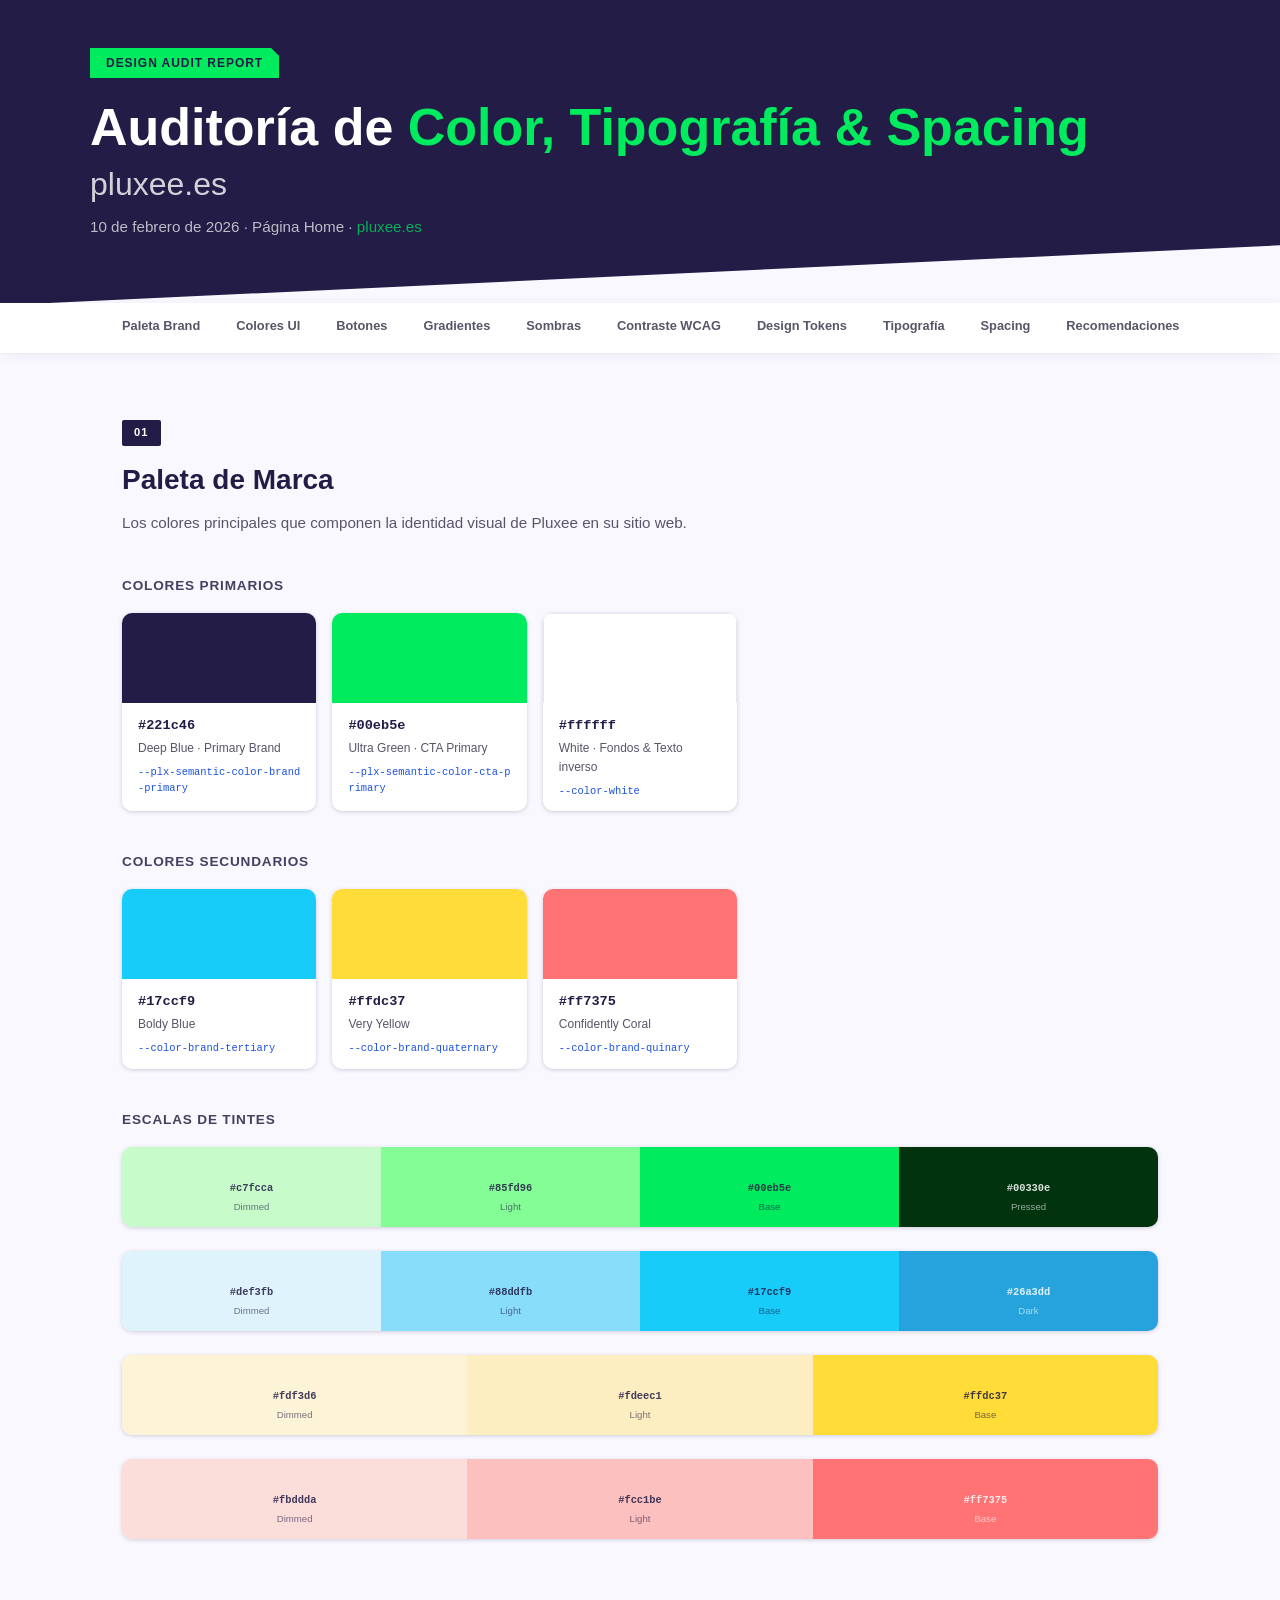
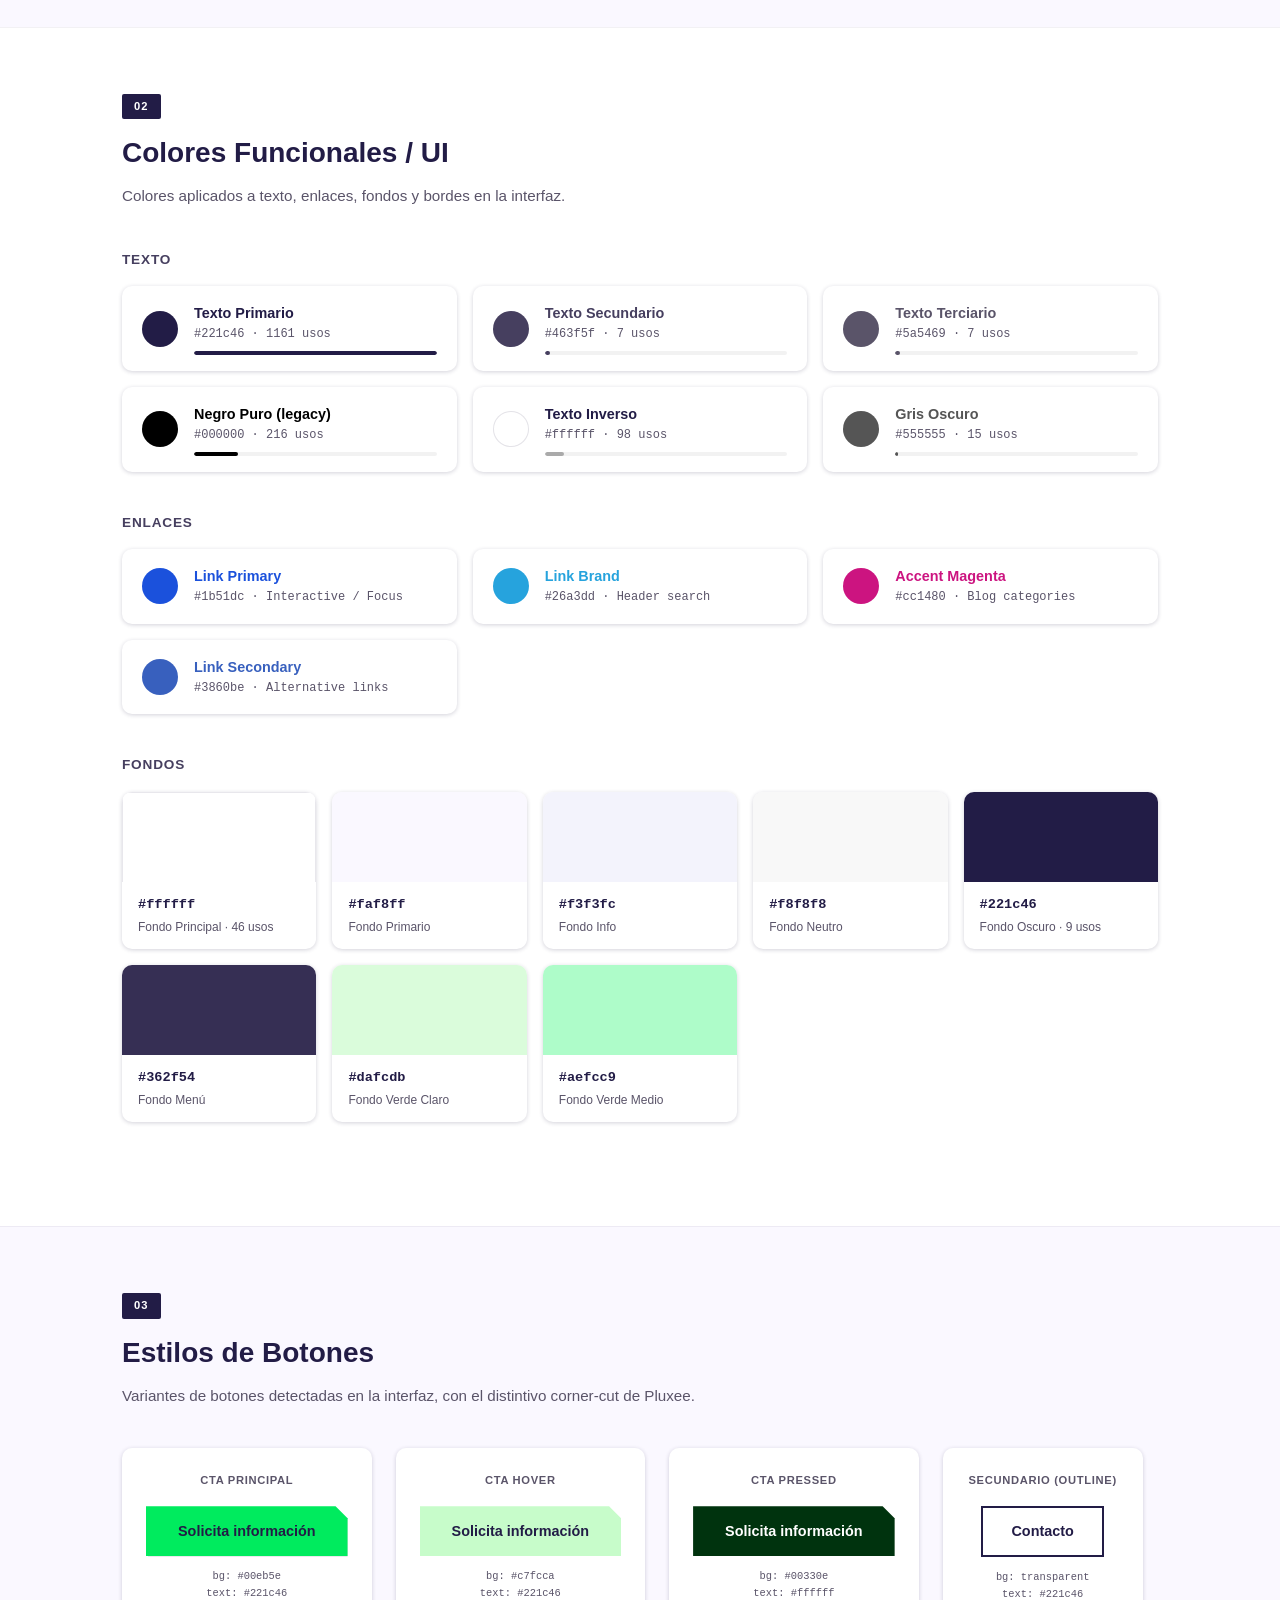
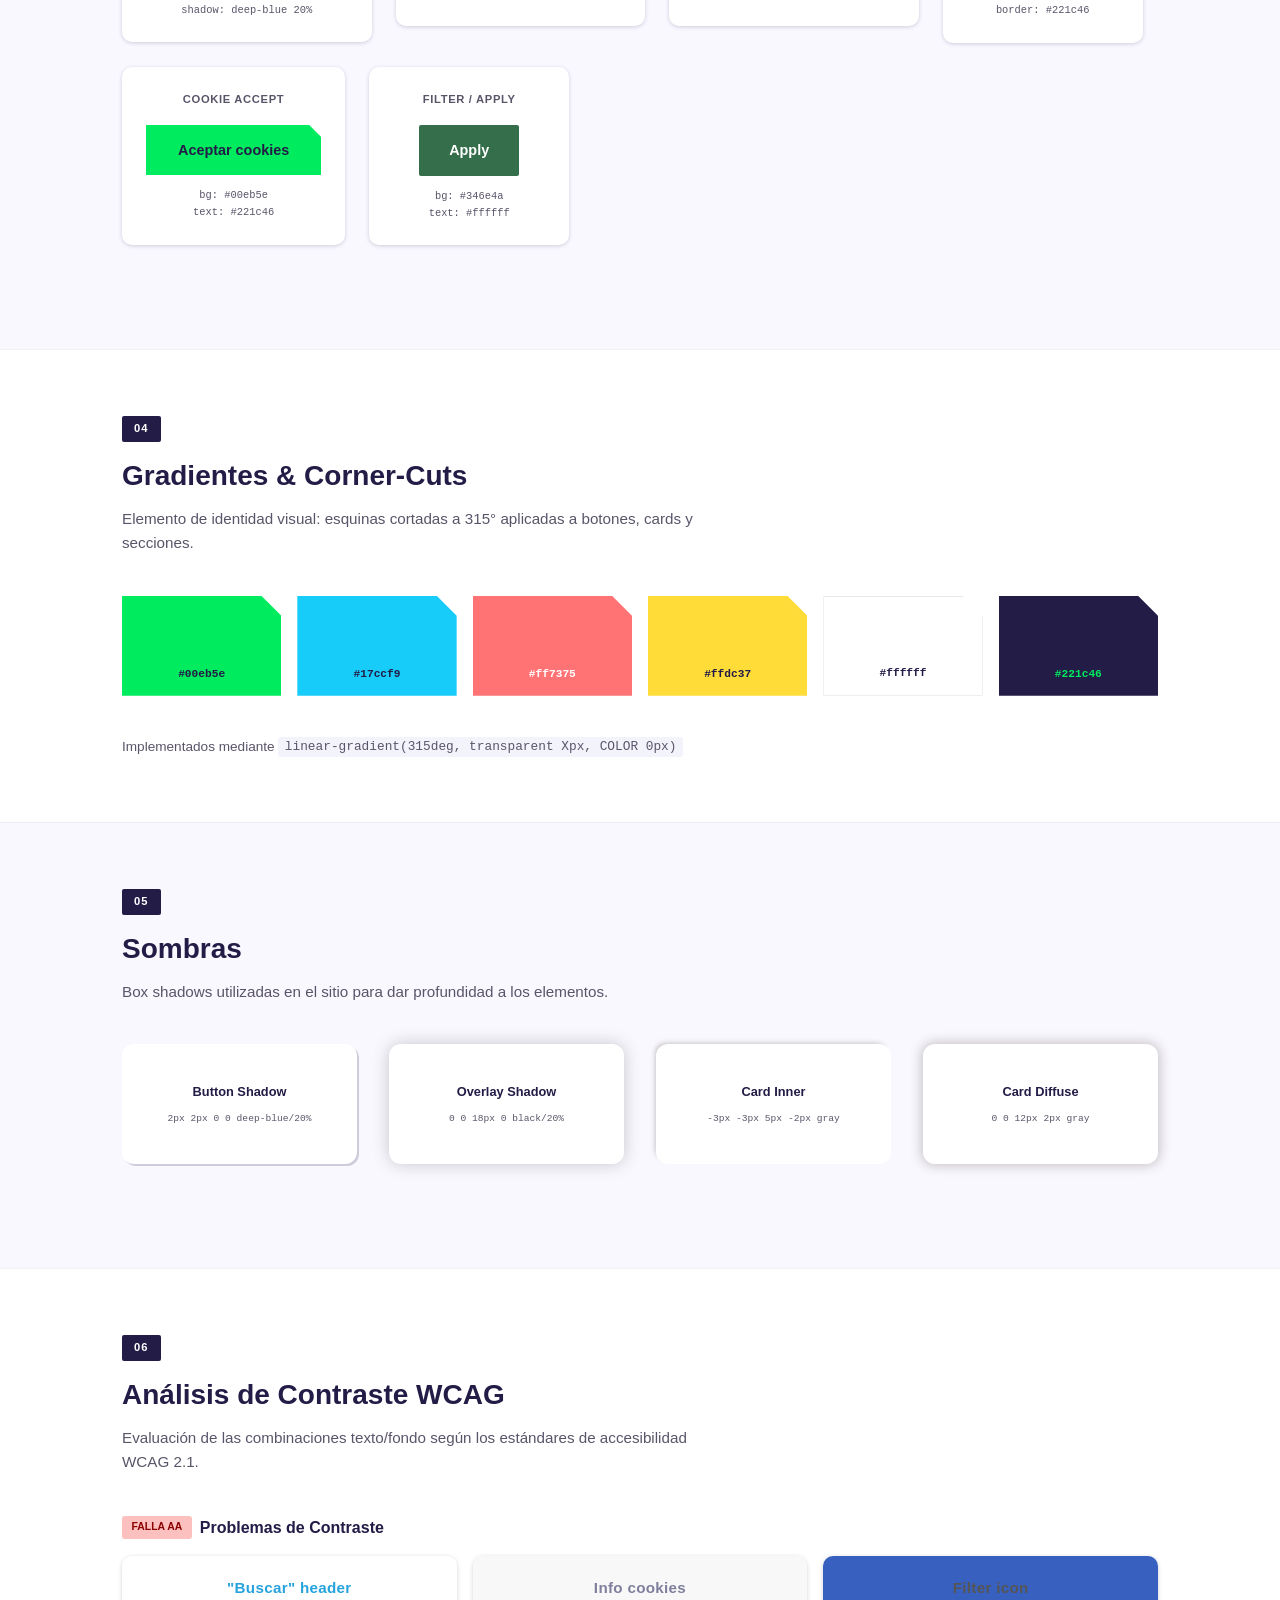
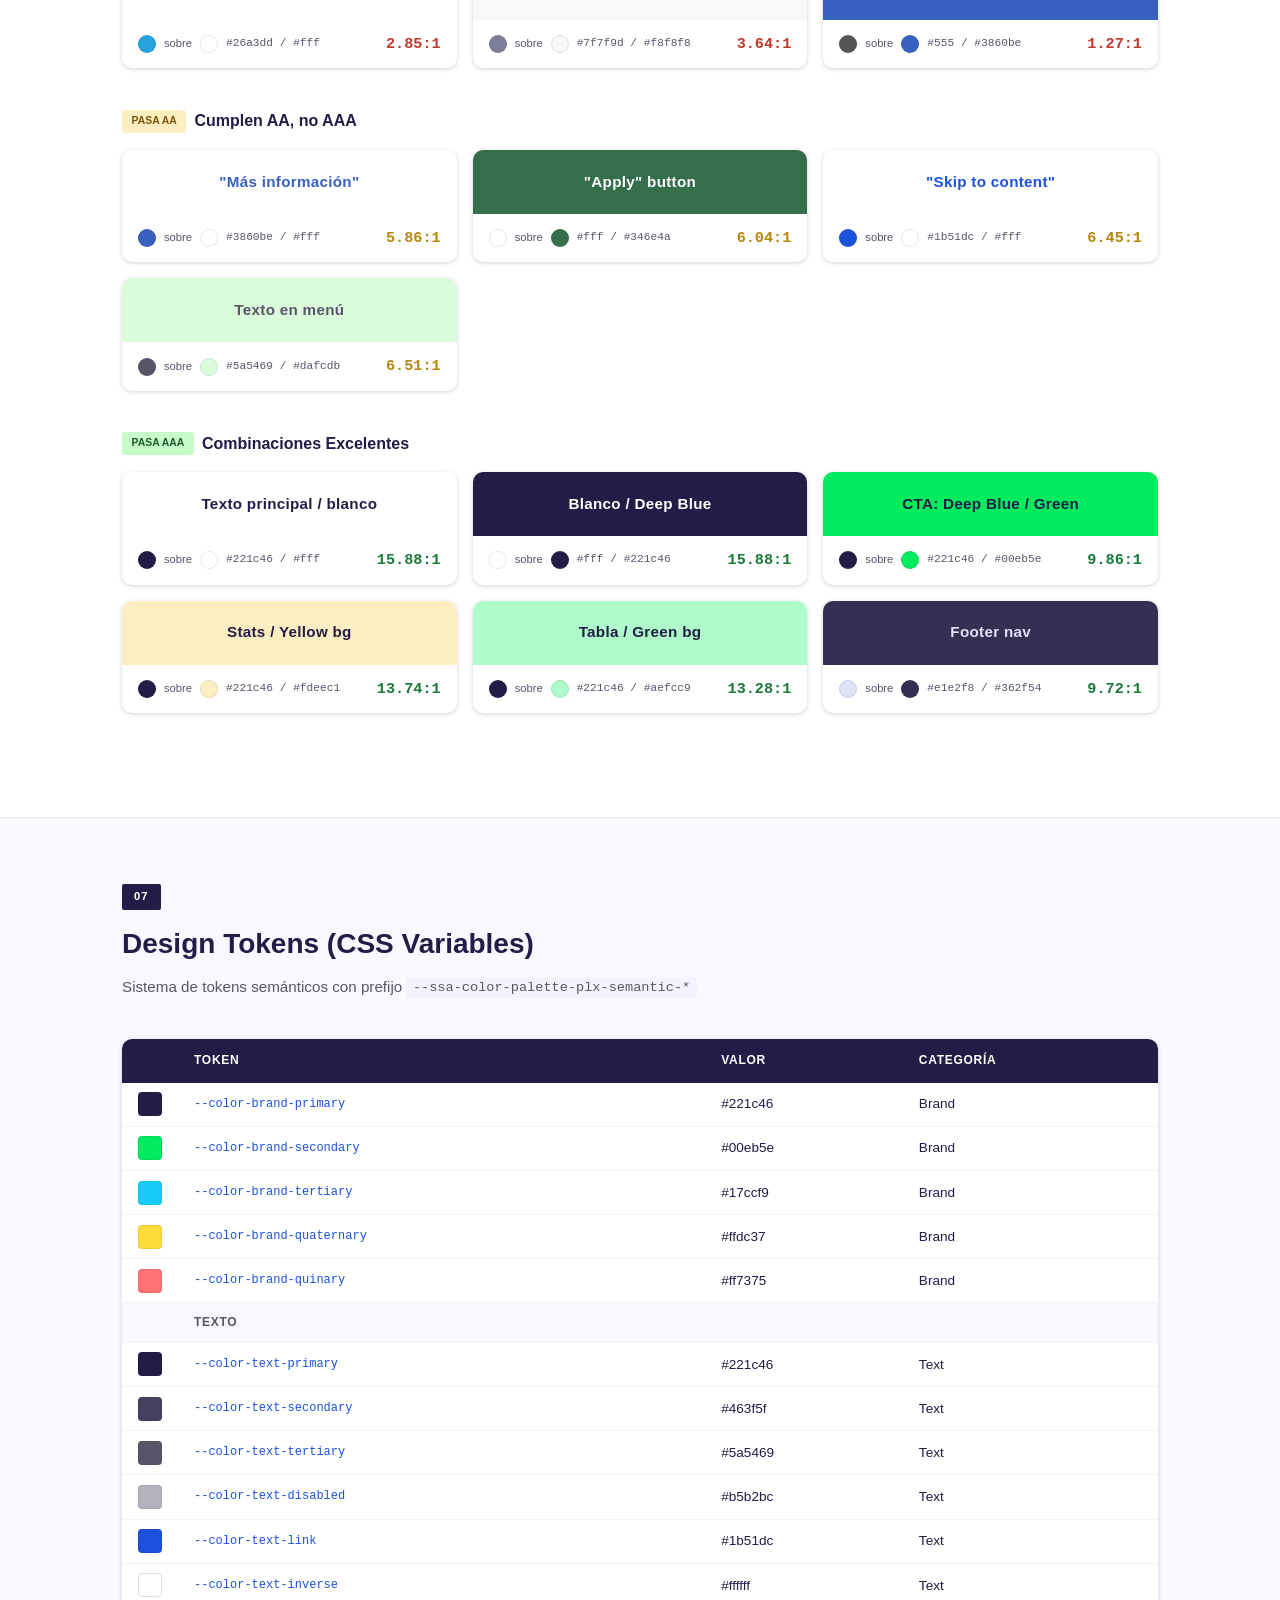
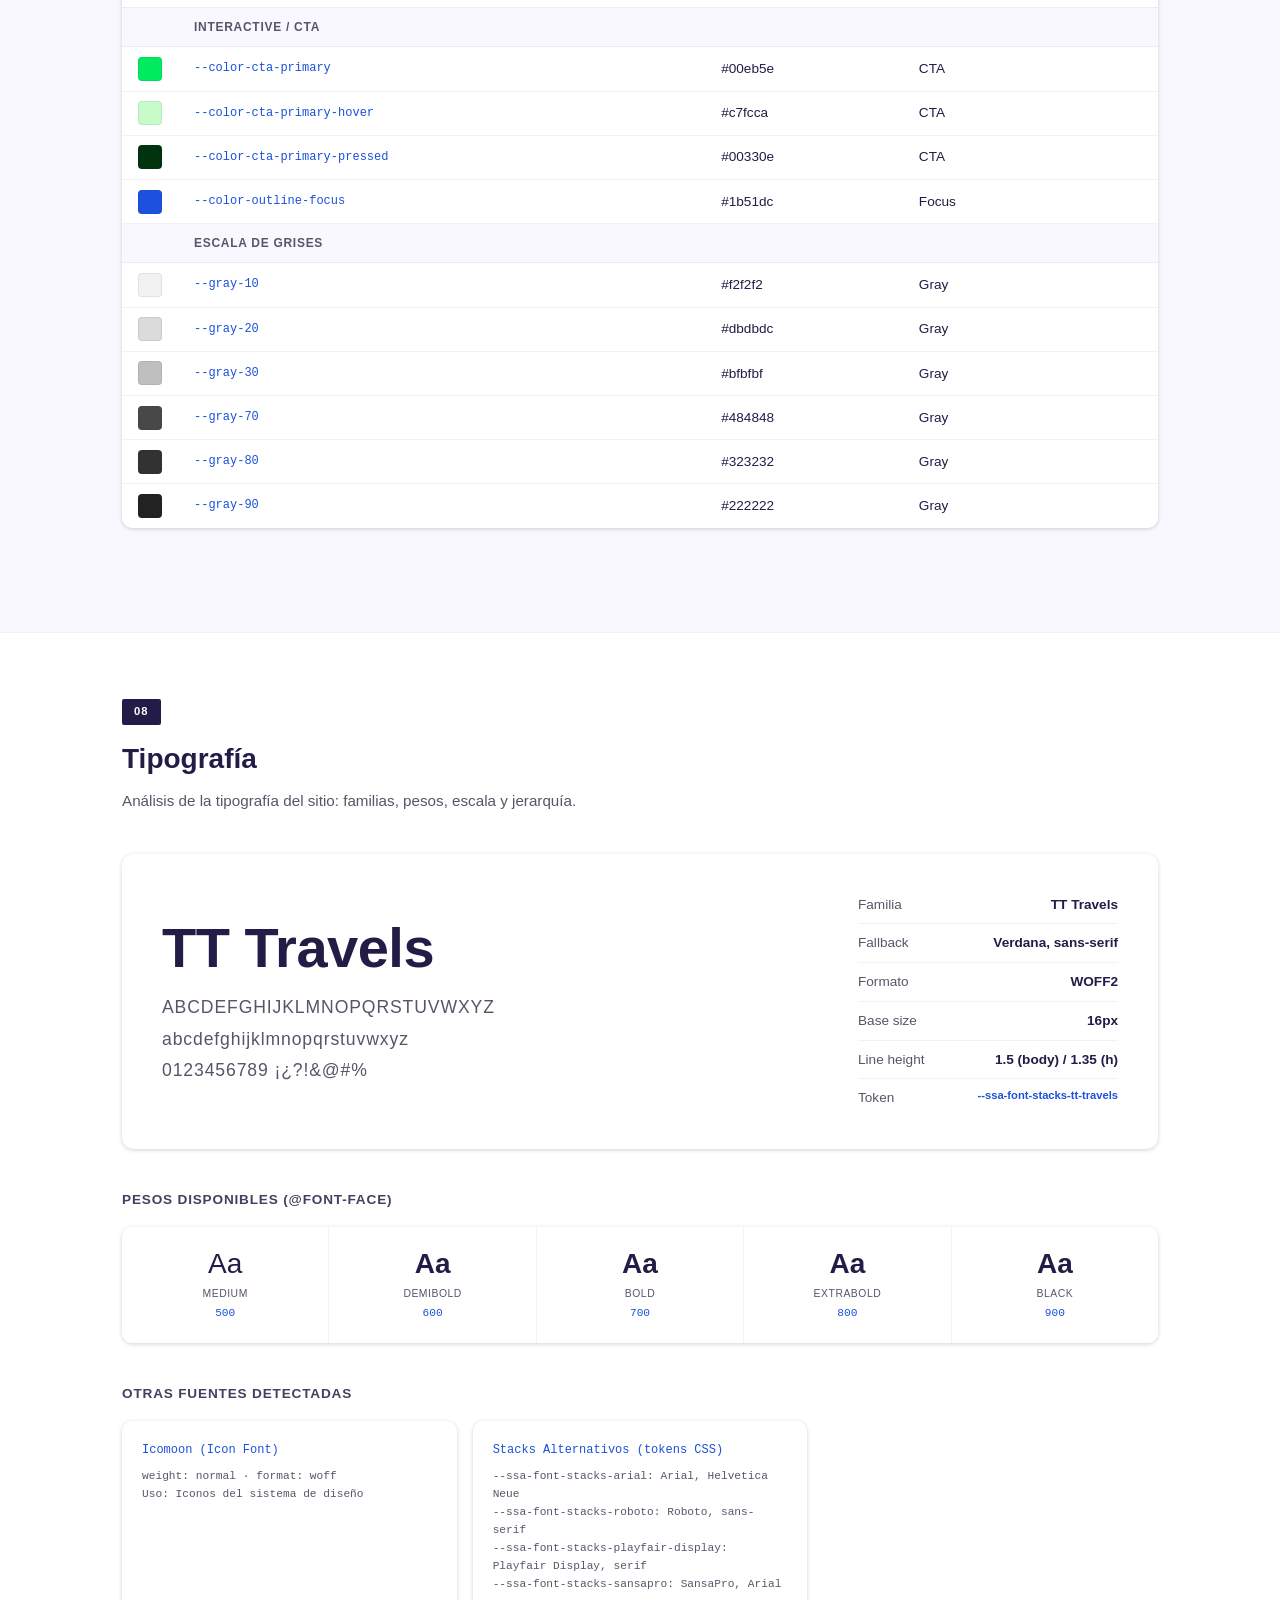
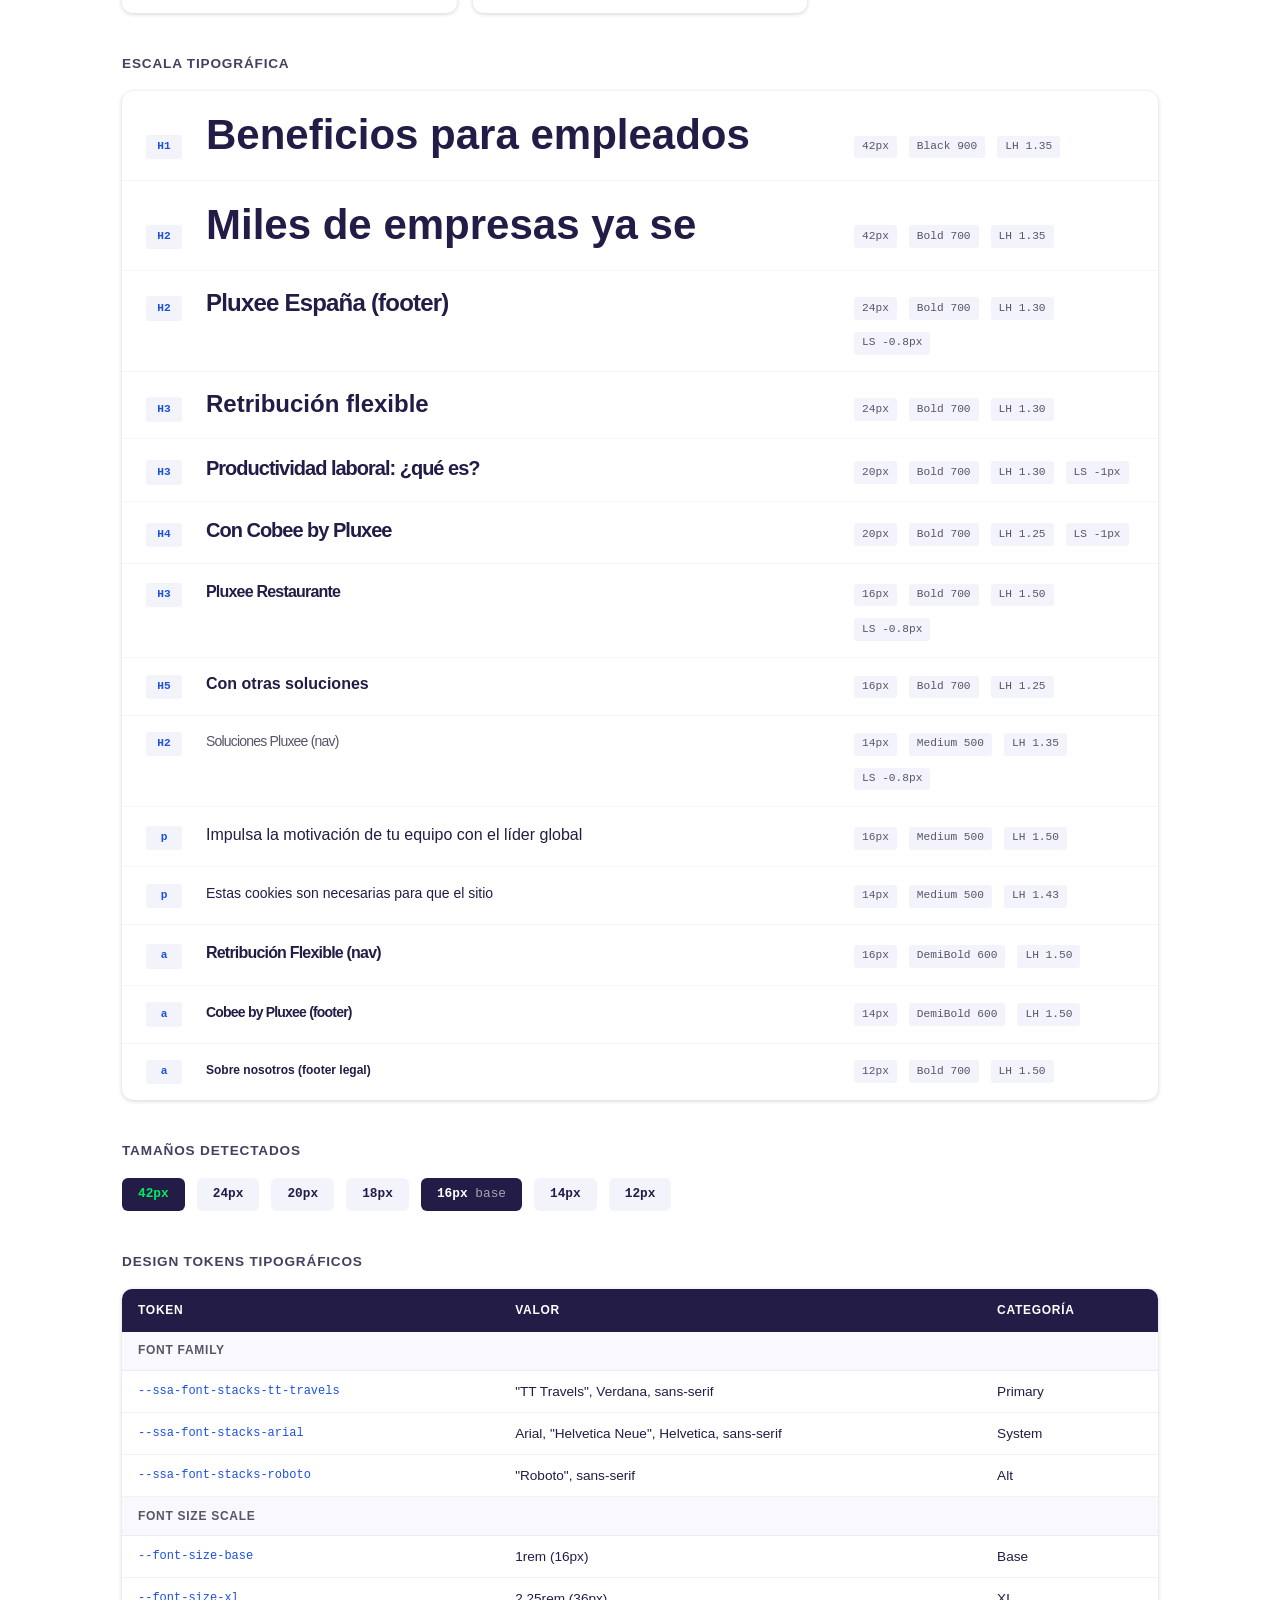
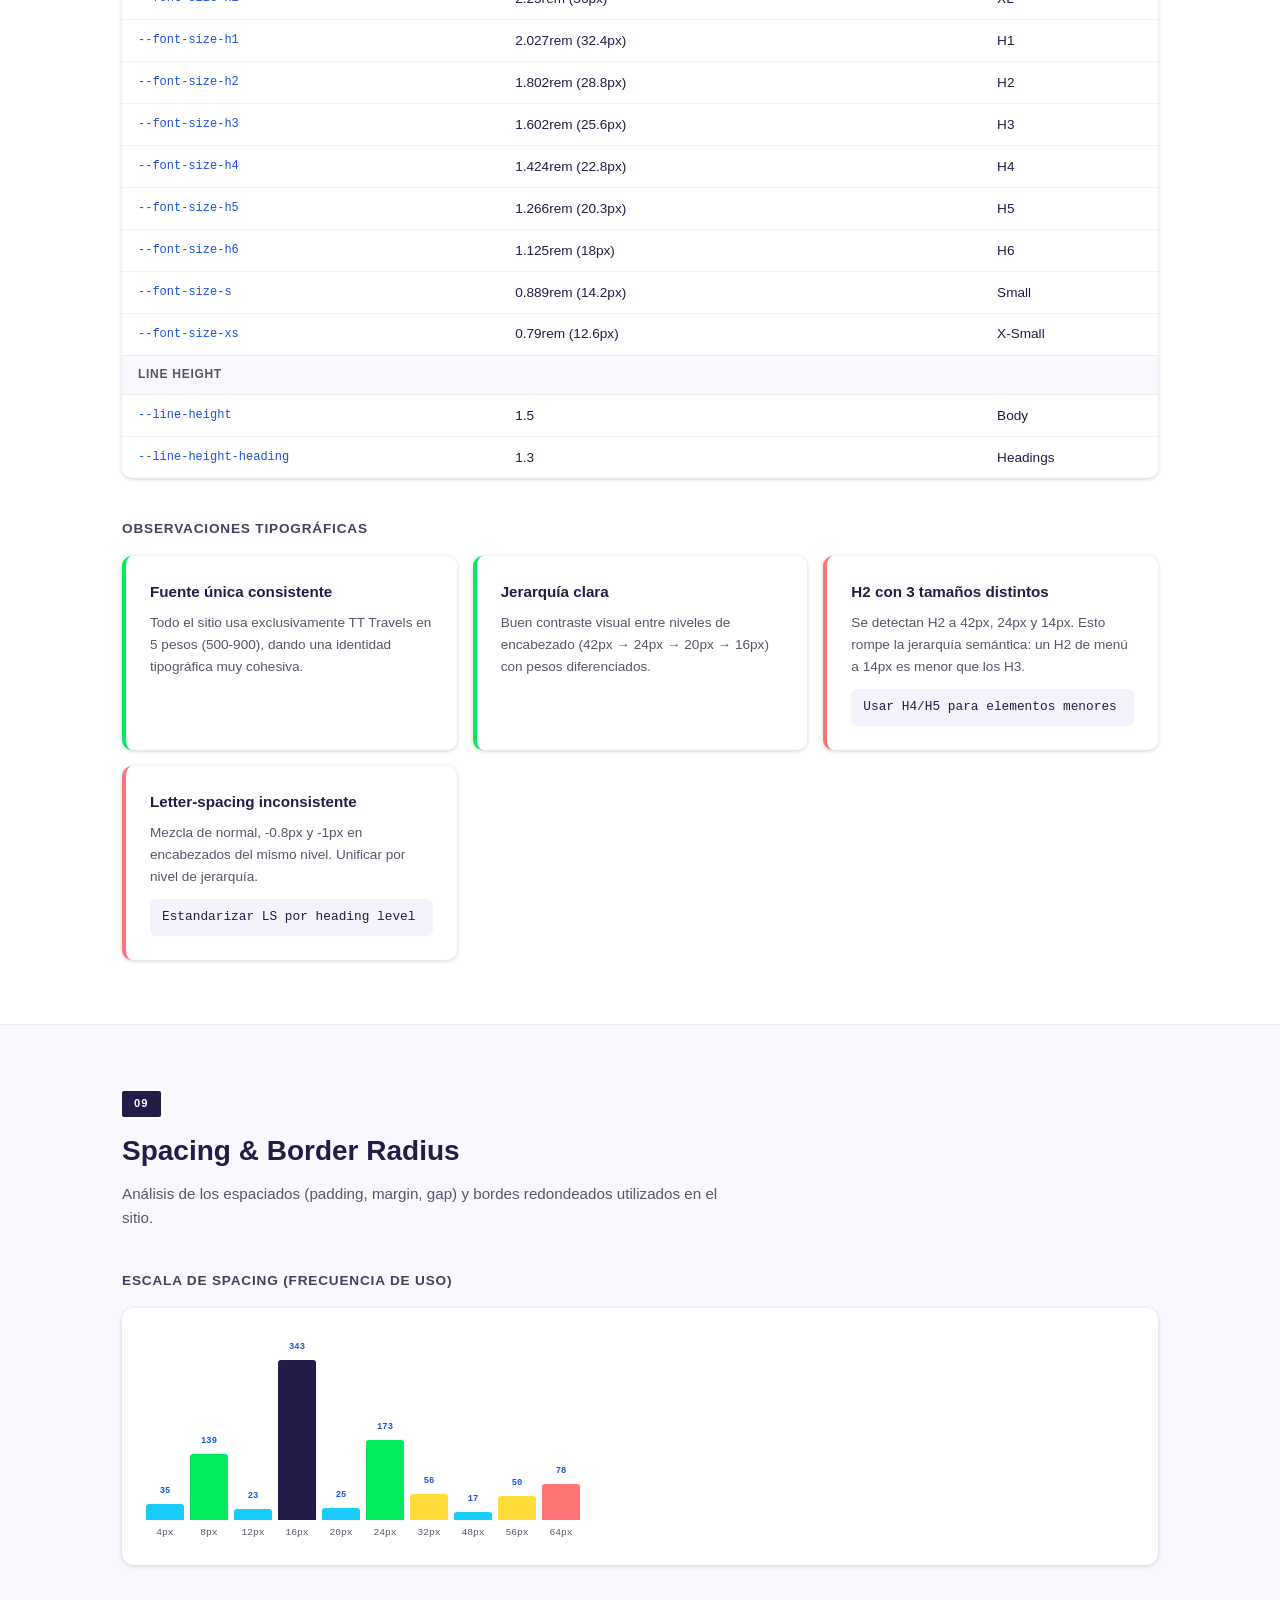
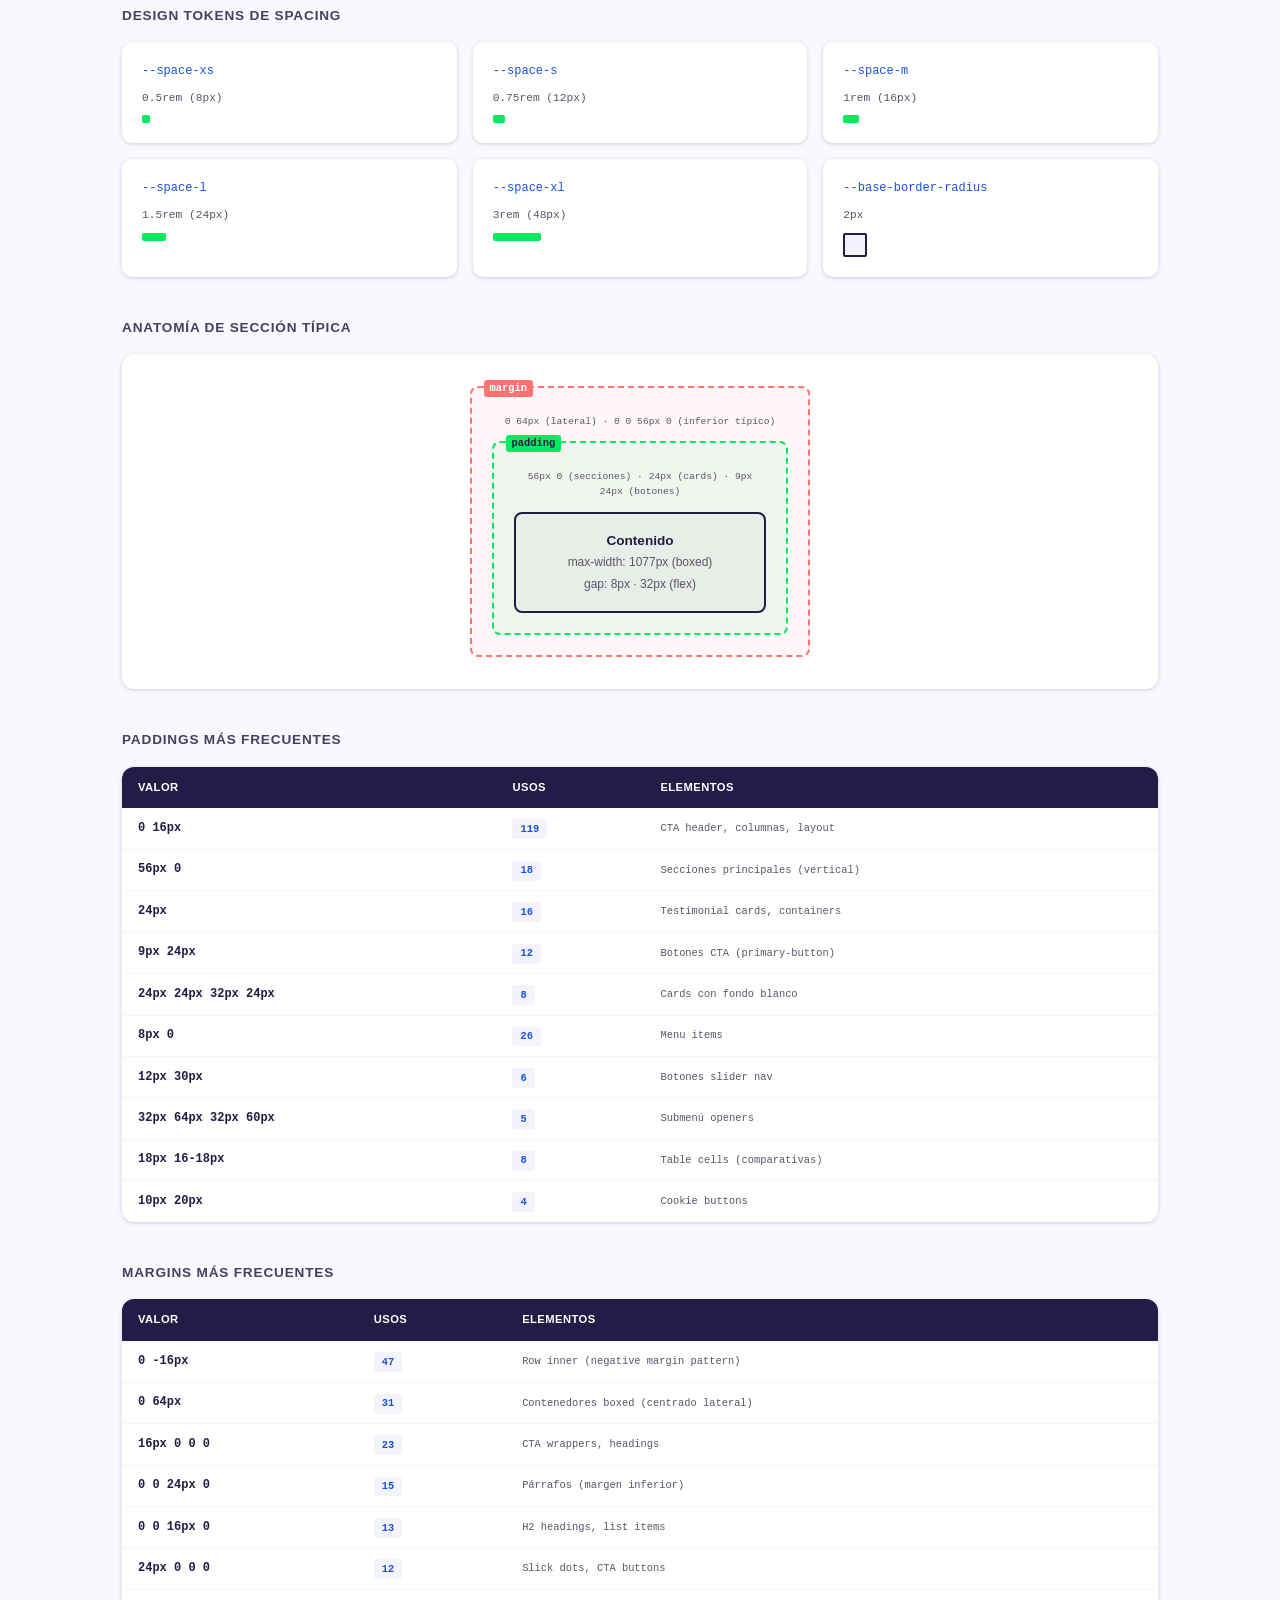
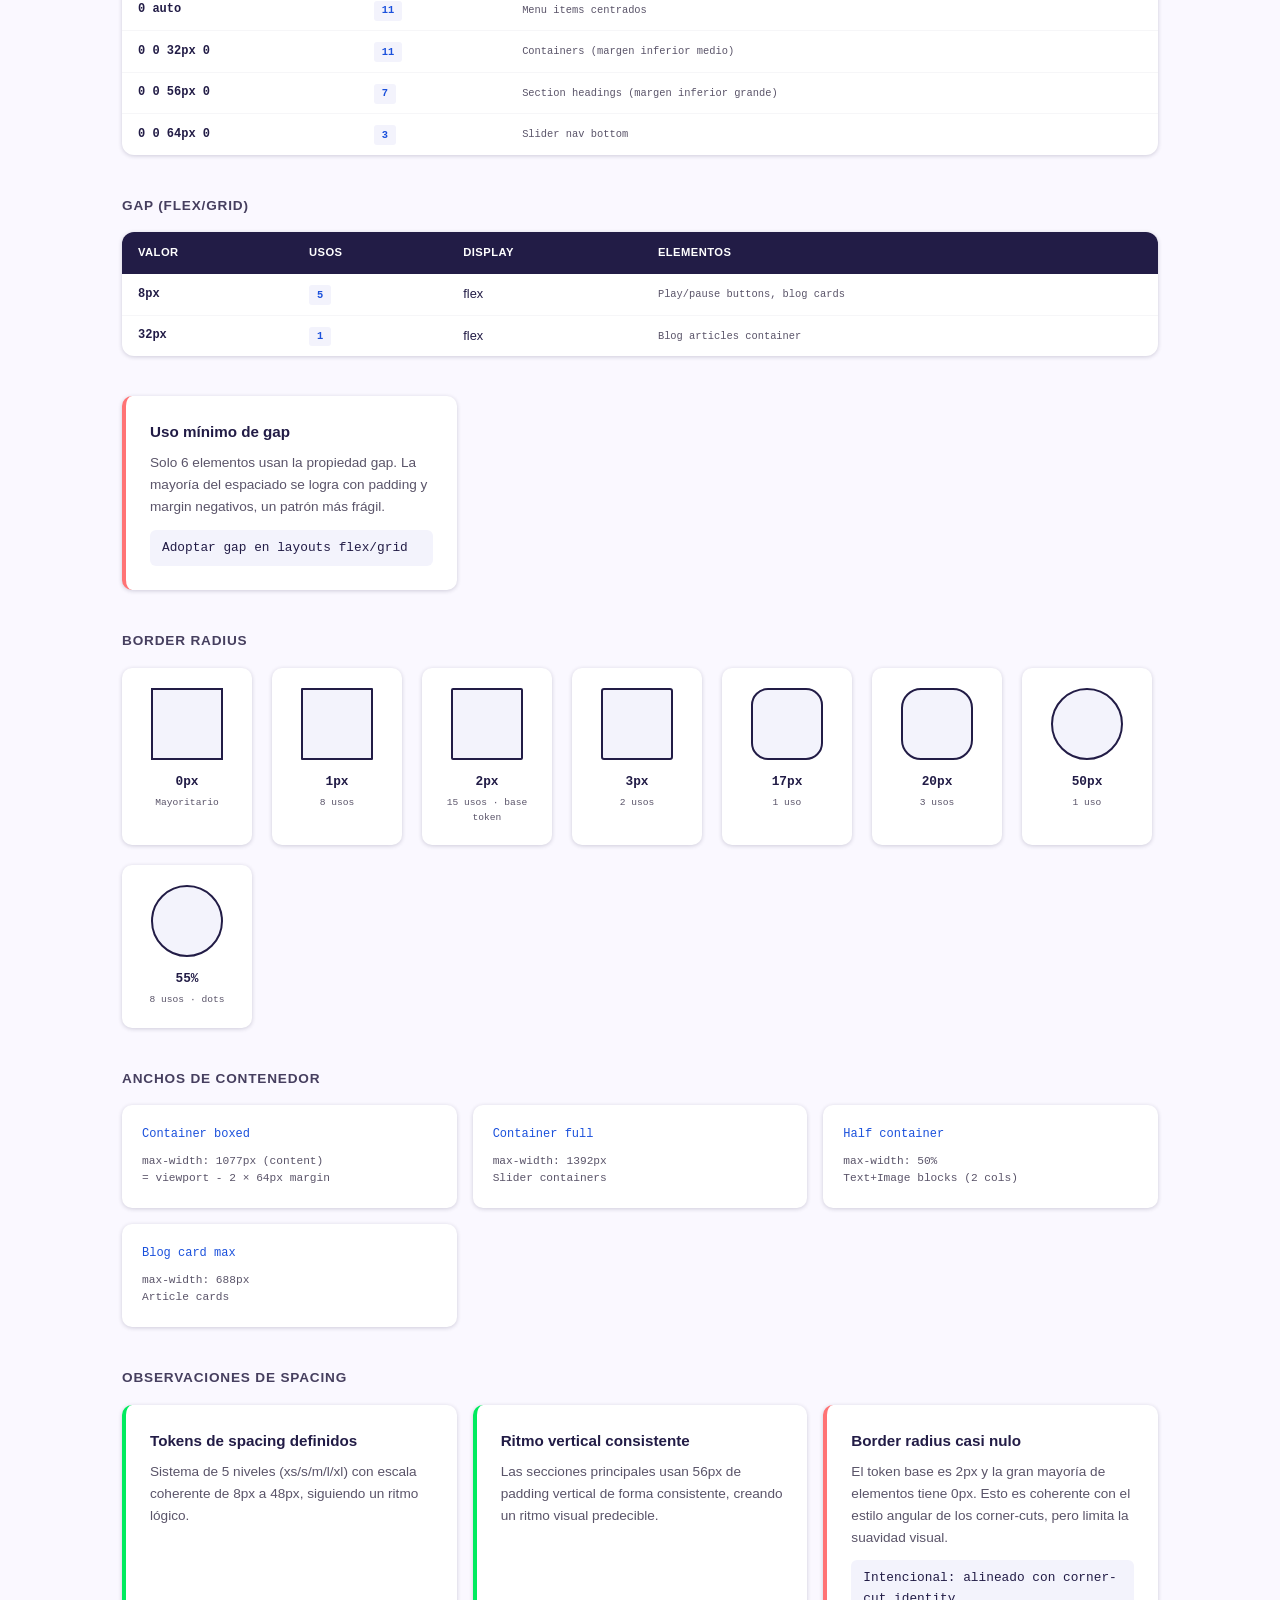
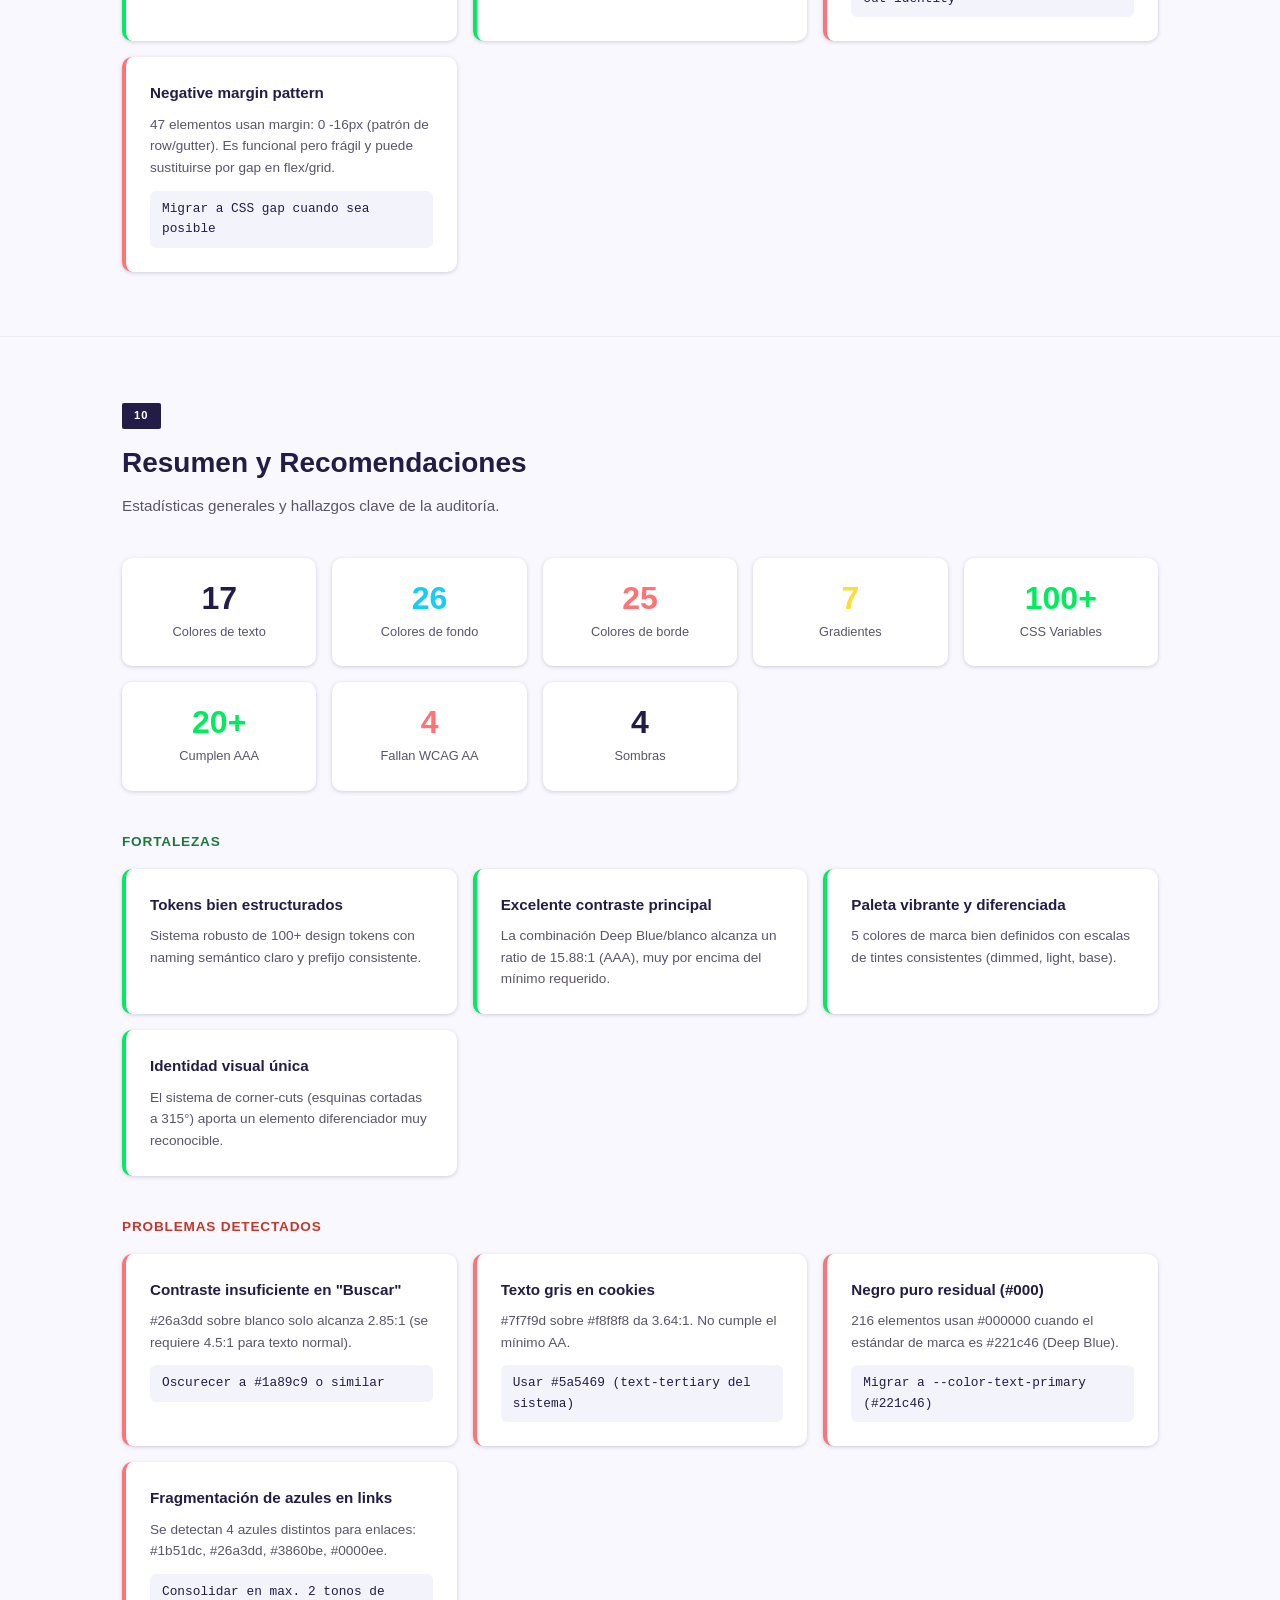
<file: pluxee/auditoria-pluxee.html>
<!DOCTYPE html>
<html lang="es">
<head>
  <!-- Google tag (gtag.js) -->
<script async src="https://www.googletagmanager.com/gtag/js?id=G-8W9S8MQT3W"></script>
<script>
  window.dataLayer = window.dataLayer || [];
  function gtag(){dataLayer.push(arguments);}
  gtag('js', new Date());

  gtag('config', 'G-8W9S8MQT3W');
</script>
  <meta charset="UTF-8">
  <meta name="viewport" content="width=device-width, initial-scale=1.0">
  <title>Auditoría de Color, Tipografía y Spacing — pluxee.es</title>
  <link rel="stylesheet" href="styles.css">
</head>
<body>

  <!-- ═══ Hero ═══ -->
  <header class="hero">
    <div class="hero-inner">
      <div class="hero-badge">Design Audit Report</div>
      <h1>Auditoría de <span>Color, Tipografía &amp; Spacing</span></h1>
      <h1 style="font-size:clamp(1.2rem,3vw,2rem); font-weight:400; opacity:0.8;">pluxee.es</h1>
      <p class="hero-meta">10 de febrero de 2026 &middot; Página Home &middot; <a href="https://www.pluxee.es" target="_blank">pluxee.es</a></p>
    </div>
  </header>

  <!-- ═══ Sticky Nav ═══ -->
  <nav class="sticky-nav">
    <div class="sticky-nav-inner">
      <a href="#brand">Paleta Brand</a>
      <a href="#ui">Colores UI</a>
      <a href="#buttons">Botones</a>
      <a href="#gradients">Gradientes</a>
      <a href="#shadows">Sombras</a>
      <a href="#contrast">Contraste WCAG</a>
      <a href="#tokens">Design Tokens</a>
      <a href="#typography">Tipografía</a>
      <a href="#spacing">Spacing</a>
      <a href="#recommendations">Recomendaciones</a>
    </div>
  </nav>

  <!-- ═══ 1. Brand Palette ═══ -->
  <section id="brand">
    <div class="container">
      <span class="section-label">01</span>
      <h2 class="section-title">Paleta de Marca</h2>
      <p class="section-desc">Los colores principales que componen la identidad visual de Pluxee en su sitio web.</p>

      <h3 class="swatch-group-title">Colores Primarios</h3>
      <div class="swatch-grid">
        <div class="swatch-card">
          <div class="swatch-color" style="background:#221c46"></div>
          <div class="swatch-info">
            <div class="swatch-hex">#221c46</div>
            <div class="swatch-name">Deep Blue &middot; Primary Brand</div>
            <div class="swatch-token">--plx-semantic-color-brand-primary</div>
          </div>
        </div>
        <div class="swatch-card">
          <div class="swatch-color" style="background:#00eb5e"></div>
          <div class="swatch-info">
            <div class="swatch-hex">#00eb5e</div>
            <div class="swatch-name">Ultra Green &middot; CTA Primary</div>
            <div class="swatch-token">--plx-semantic-color-cta-primary</div>
          </div>
        </div>
        <div class="swatch-card">
          <div class="swatch-color bordered" style="background:#ffffff"></div>
          <div class="swatch-info">
            <div class="swatch-hex">#ffffff</div>
            <div class="swatch-name">White &middot; Fondos &amp; Texto inverso</div>
            <div class="swatch-token">--color-white</div>
          </div>
        </div>
      </div>

      <h3 class="swatch-group-title">Colores Secundarios</h3>
      <div class="swatch-grid">
        <div class="swatch-card">
          <div class="swatch-color" style="background:#17ccf9"></div>
          <div class="swatch-info">
            <div class="swatch-hex">#17ccf9</div>
            <div class="swatch-name">Boldy Blue</div>
            <div class="swatch-token">--color-brand-tertiary</div>
          </div>
        </div>
        <div class="swatch-card">
          <div class="swatch-color" style="background:#ffdc37"></div>
          <div class="swatch-info">
            <div class="swatch-hex">#ffdc37</div>
            <div class="swatch-name">Very Yellow</div>
            <div class="swatch-token">--color-brand-quaternary</div>
          </div>
        </div>
        <div class="swatch-card">
          <div class="swatch-color" style="background:#ff7375"></div>
          <div class="swatch-info">
            <div class="swatch-hex">#ff7375</div>
            <div class="swatch-name">Confidently Coral</div>
            <div class="swatch-token">--color-brand-quinary</div>
          </div>
        </div>
      </div>

      <h3 class="swatch-group-title">Escalas de Tintes</h3>

      <!-- Ultra Green Scale -->
      <div class="tint-row">
        <div class="tint-cell" style="background:#c7fcca; color:#221c46"><span>#c7fcca</span><small>Dimmed</small></div>
        <div class="tint-cell" style="background:#85fd96; color:#221c46"><span>#85fd96</span><small>Light</small></div>
        <div class="tint-cell" style="background:#00eb5e; color:#221c46"><span>#00eb5e</span><small>Base</small></div>
        <div class="tint-cell" style="background:#00330e; color:#ffffff"><span>#00330e</span><small>Pressed</small></div>
      </div>

      <!-- Boldy Blue Scale -->
      <div class="tint-row">
        <div class="tint-cell" style="background:#def3fb; color:#221c46"><span>#def3fb</span><small>Dimmed</small></div>
        <div class="tint-cell" style="background:#88ddfb; color:#221c46"><span>#88ddfb</span><small>Light</small></div>
        <div class="tint-cell" style="background:#17ccf9; color:#221c46"><span>#17ccf9</span><small>Base</small></div>
        <div class="tint-cell" style="background:#26a3dd; color:#ffffff"><span>#26a3dd</span><small>Dark</small></div>
      </div>

      <!-- Very Yellow Scale -->
      <div class="tint-row">
        <div class="tint-cell" style="background:#fdf3d6; color:#221c46"><span>#fdf3d6</span><small>Dimmed</small></div>
        <div class="tint-cell" style="background:#fdeec1; color:#221c46"><span>#fdeec1</span><small>Light</small></div>
        <div class="tint-cell" style="background:#ffdc37; color:#221c46"><span>#ffdc37</span><small>Base</small></div>
      </div>

      <!-- Coral Scale -->
      <div class="tint-row">
        <div class="tint-cell" style="background:#fbddda; color:#221c46"><span>#fbddda</span><small>Dimmed</small></div>
        <div class="tint-cell" style="background:#fcc1be; color:#221c46"><span>#fcc1be</span><small>Light</small></div>
        <div class="tint-cell" style="background:#ff7375; color:#ffffff"><span>#ff7375</span><small>Base</small></div>
      </div>
    </div>
  </section>

  <!-- ═══ 2. UI Colors ═══ -->
  <section id="ui" style="background: var(--white)">
    <div class="container">
      <span class="section-label">02</span>
      <h2 class="section-title">Colores Funcionales / UI</h2>
      <p class="section-desc">Colores aplicados a texto, enlaces, fondos y bordes en la interfaz.</p>

      <h3 class="swatch-group-title">Texto</h3>
      <div class="text-sample-grid">
        <div class="text-sample">
          <div class="text-sample-dot" style="background:#221c46"></div>
          <div class="text-sample-content">
            <div class="text-sample-label" style="color:#221c46">Texto Primario</div>
            <div class="text-sample-meta">#221c46 &middot; 1161 usos</div>
            <div class="text-sample-bar"><div class="text-sample-bar-fill" style="width:100%;background:#221c46"></div></div>
          </div>
        </div>
        <div class="text-sample">
          <div class="text-sample-dot" style="background:#463f5f"></div>
          <div class="text-sample-content">
            <div class="text-sample-label" style="color:#463f5f">Texto Secundario</div>
            <div class="text-sample-meta">#463f5f &middot; 7 usos</div>
            <div class="text-sample-bar"><div class="text-sample-bar-fill" style="width:2%;background:#463f5f"></div></div>
          </div>
        </div>
        <div class="text-sample">
          <div class="text-sample-dot" style="background:#5a5469"></div>
          <div class="text-sample-content">
            <div class="text-sample-label" style="color:#5a5469">Texto Terciario</div>
            <div class="text-sample-meta">#5a5469 &middot; 7 usos</div>
            <div class="text-sample-bar"><div class="text-sample-bar-fill" style="width:2%;background:#5a5469"></div></div>
          </div>
        </div>
        <div class="text-sample">
          <div class="text-sample-dot" style="background:#000000"></div>
          <div class="text-sample-content">
            <div class="text-sample-label" style="color:#000000">Negro Puro (legacy)</div>
            <div class="text-sample-meta">#000000 &middot; 216 usos</div>
            <div class="text-sample-bar"><div class="text-sample-bar-fill" style="width:18%;background:#000000"></div></div>
          </div>
        </div>
        <div class="text-sample">
          <div class="text-sample-dot bordered" style="background:#ffffff"></div>
          <div class="text-sample-content">
            <div class="text-sample-label">Texto Inverso</div>
            <div class="text-sample-meta">#ffffff &middot; 98 usos</div>
            <div class="text-sample-bar"><div class="text-sample-bar-fill" style="width:8%;background:#aaa"></div></div>
          </div>
        </div>
        <div class="text-sample">
          <div class="text-sample-dot" style="background:#555555"></div>
          <div class="text-sample-content">
            <div class="text-sample-label" style="color:#555555">Gris Oscuro</div>
            <div class="text-sample-meta">#555555 &middot; 15 usos</div>
            <div class="text-sample-bar"><div class="text-sample-bar-fill" style="width:1.3%;background:#555555"></div></div>
          </div>
        </div>
      </div>

      <h3 class="swatch-group-title">Enlaces</h3>
      <div class="text-sample-grid">
        <div class="text-sample">
          <div class="text-sample-dot" style="background:#1b51dc"></div>
          <div class="text-sample-content">
            <div class="text-sample-label" style="color:#1b51dc">Link Primary</div>
            <div class="text-sample-meta">#1b51dc &middot; Interactive / Focus</div>
          </div>
        </div>
        <div class="text-sample">
          <div class="text-sample-dot" style="background:#26a3dd"></div>
          <div class="text-sample-content">
            <div class="text-sample-label" style="color:#26a3dd">Link Brand</div>
            <div class="text-sample-meta">#26a3dd &middot; Header search</div>
          </div>
        </div>
        <div class="text-sample">
          <div class="text-sample-dot" style="background:#cc1480"></div>
          <div class="text-sample-content">
            <div class="text-sample-label" style="color:#cc1480">Accent Magenta</div>
            <div class="text-sample-meta">#cc1480 &middot; Blog categories</div>
          </div>
        </div>
        <div class="text-sample">
          <div class="text-sample-dot" style="background:#3860be"></div>
          <div class="text-sample-content">
            <div class="text-sample-label" style="color:#3860be">Link Secondary</div>
            <div class="text-sample-meta">#3860be &middot; Alternative links</div>
          </div>
        </div>
      </div>

      <h3 class="swatch-group-title">Fondos</h3>
      <div class="swatch-grid">
        <div class="swatch-card">
          <div class="swatch-color bordered" style="background:#ffffff"></div>
          <div class="swatch-info">
            <div class="swatch-hex">#ffffff</div>
            <div class="swatch-name">Fondo Principal &middot; 46 usos</div>
          </div>
        </div>
        <div class="swatch-card">
          <div class="swatch-color" style="background:#faf8ff"></div>
          <div class="swatch-info">
            <div class="swatch-hex">#faf8ff</div>
            <div class="swatch-name">Fondo Primario</div>
          </div>
        </div>
        <div class="swatch-card">
          <div class="swatch-color" style="background:#f3f3fc"></div>
          <div class="swatch-info">
            <div class="swatch-hex">#f3f3fc</div>
            <div class="swatch-name">Fondo Info</div>
          </div>
        </div>
        <div class="swatch-card">
          <div class="swatch-color" style="background:#f8f8f8"></div>
          <div class="swatch-info">
            <div class="swatch-hex">#f8f8f8</div>
            <div class="swatch-name">Fondo Neutro</div>
          </div>
        </div>
        <div class="swatch-card">
          <div class="swatch-color" style="background:#221c46"></div>
          <div class="swatch-info">
            <div class="swatch-hex">#221c46</div>
            <div class="swatch-name">Fondo Oscuro &middot; 9 usos</div>
          </div>
        </div>
        <div class="swatch-card">
          <div class="swatch-color" style="background:#362f54"></div>
          <div class="swatch-info">
            <div class="swatch-hex">#362f54</div>
            <div class="swatch-name">Fondo Menú</div>
          </div>
        </div>
        <div class="swatch-card">
          <div class="swatch-color" style="background:#dafcdb"></div>
          <div class="swatch-info">
            <div class="swatch-hex">#dafcdb</div>
            <div class="swatch-name">Fondo Verde Claro</div>
          </div>
        </div>
        <div class="swatch-card">
          <div class="swatch-color" style="background:#aefcc9"></div>
          <div class="swatch-info">
            <div class="swatch-hex">#aefcc9</div>
            <div class="swatch-name">Fondo Verde Medio</div>
          </div>
        </div>
      </div>
    </div>
  </section>

  <!-- ═══ 3. Buttons ═══ -->
  <section id="buttons">
    <div class="container">
      <span class="section-label">03</span>
      <h2 class="section-title">Estilos de Botones</h2>
      <p class="section-desc">Variantes de botones detectadas en la interfaz, con el distintivo corner-cut de Pluxee.</p>

      <div class="buttons-grid">
        <div class="button-showcase">
          <div class="button-showcase-label">CTA Principal</div>
          <div class="btn-demo corner-cut" style="background:#00eb5e; color:#221c46; box-shadow: 2px 2px 0 0 rgba(34,28,70,0.2)">Solicita información</div>
          <div class="button-showcase-info">bg: #00eb5e<br>text: #221c46<br>shadow: deep-blue 20%</div>
        </div>
        <div class="button-showcase">
          <div class="button-showcase-label">CTA Hover</div>
          <div class="btn-demo corner-cut" style="background:#c7fcca; color:#221c46">Solicita información</div>
          <div class="button-showcase-info">bg: #c7fcca<br>text: #221c46</div>
        </div>
        <div class="button-showcase">
          <div class="button-showcase-label">CTA Pressed</div>
          <div class="btn-demo corner-cut" style="background:#00330e; color:#ffffff">Solicita información</div>
          <div class="button-showcase-info">bg: #00330e<br>text: #ffffff</div>
        </div>
        <div class="button-showcase">
          <div class="button-showcase-label">Secundario (Outline)</div>
          <div class="btn-demo" style="background:transparent; color:#221c46; border-color:#221c46">Contacto</div>
          <div class="button-showcase-info">bg: transparent<br>text: #221c46<br>border: #221c46</div>
        </div>
        <div class="button-showcase">
          <div class="button-showcase-label">Cookie Accept</div>
          <div class="btn-demo corner-cut" style="background:#00eb5e; color:#221c46">Aceptar cookies</div>
          <div class="button-showcase-info">bg: #00eb5e<br>text: #221c46</div>
        </div>
        <div class="button-showcase">
          <div class="button-showcase-label">Filter / Apply</div>
          <div class="btn-demo" style="background:#346e4a; color:#ffffff; border-color:#346e4a; border-radius:2px">Apply</div>
          <div class="button-showcase-info">bg: #346e4a<br>text: #ffffff</div>
        </div>
      </div>
    </div>
  </section>

  <!-- ═══ 4. Gradients / Corner Cuts ═══ -->
  <section id="gradients" style="background:var(--white)">
    <div class="container">
      <span class="section-label">04</span>
      <h2 class="section-title">Gradientes &amp; Corner-Cuts</h2>
      <p class="section-desc">Elemento de identidad visual: esquinas cortadas a 315&deg; aplicadas a botones, cards y secciones.</p>

      <div class="corner-cuts-grid">
        <div class="corner-cut-demo" style="background:#00eb5e"><span style="color:#221c46">#00eb5e</span></div>
        <div class="corner-cut-demo" style="background:#17ccf9"><span style="color:#221c46">#17ccf9</span></div>
        <div class="corner-cut-demo" style="background:#ff7375"><span style="color:#ffffff">#ff7375</span></div>
        <div class="corner-cut-demo" style="background:#ffdc37"><span style="color:#221c46">#ffdc37</span></div>
        <div class="corner-cut-demo" style="background:#ffffff; border:1px solid rgba(34,28,70,0.1)"><span style="color:#221c46">#ffffff</span></div>
        <div class="corner-cut-demo" style="background:#221c46"><span style="color:#00eb5e">#221c46</span></div>
      </div>

      <p style="font-size:0.85rem; color:var(--text-tertiary); margin-top:1rem;">Implementados mediante <code style="background:var(--bg-info);padding:0.15rem 0.4rem;border-radius:3px;font-size:0.8rem;">linear-gradient(315deg, transparent Xpx, COLOR 0px)</code></p>
    </div>
  </section>

  <!-- ═══ 5. Shadows ═══ -->
  <section id="shadows">
    <div class="container">
      <span class="section-label">05</span>
      <h2 class="section-title">Sombras</h2>
      <p class="section-desc">Box shadows utilizadas en el sitio para dar profundidad a los elementos.</p>

      <div class="shadows-grid">
        <div class="shadow-demo" style="box-shadow: rgba(34,28,70,0.2) 2px 2px 0px 0px">
          <span>Button Shadow</span>
          <code>2px 2px 0 0 deep-blue/20%</code>
        </div>
        <div class="shadow-demo" style="box-shadow: rgba(0,0,0,0.2) 0px 0px 18px 0px">
          <span>Overlay Shadow</span>
          <code>0 0 18px 0 black/20%</code>
        </div>
        <div class="shadow-demo" style="box-shadow: rgb(199,197,199) -3px -3px 5px -2px">
          <span>Card Inner</span>
          <code>-3px -3px 5px -2px gray</code>
        </div>
        <div class="shadow-demo" style="box-shadow: rgb(199,197,199) 0px 0px 12px 2px">
          <span>Card Diffuse</span>
          <code>0 0 12px 2px gray</code>
        </div>
      </div>
    </div>
  </section>

  <!-- ═══ 6. Contrast Analysis ═══ -->
  <section id="contrast" style="background:var(--white)">
    <div class="container">
      <span class="section-label">06</span>
      <h2 class="section-title">Análisis de Contraste WCAG</h2>
      <p class="section-desc">Evaluación de las combinaciones texto/fondo según los estándares de accesibilidad WCAG 2.1.</p>

      <!-- FAIL -->
      <div class="contrast-section">
        <h3 class="contrast-subtitle">
          <span class="badge badge-fail">FALLA AA</span>
          Problemas de Contraste
        </h3>
        <div class="contrast-grid">
          <div class="contrast-card">
            <div class="contrast-preview" style="background:#ffffff; color:#26a3dd">"Buscar" header</div>
            <div class="contrast-details">
              <div class="contrast-colors">
                <div class="contrast-dot" style="background:#26a3dd"></div>
                <span class="contrast-arrow">sobre</span>
                <div class="contrast-dot" style="background:#ffffff"></div>
                <span class="contrast-hex">#26a3dd / #fff</span>
              </div>
              <span class="contrast-ratio fail">2.85:1</span>
            </div>
          </div>
          <div class="contrast-card">
            <div class="contrast-preview" style="background:#f8f8f8; color:#7f7f9d">Info cookies</div>
            <div class="contrast-details">
              <div class="contrast-colors">
                <div class="contrast-dot" style="background:#7f7f9d"></div>
                <span class="contrast-arrow">sobre</span>
                <div class="contrast-dot" style="background:#f8f8f8"></div>
                <span class="contrast-hex">#7f7f9d / #f8f8f8</span>
              </div>
              <span class="contrast-ratio fail">3.64:1</span>
            </div>
          </div>
          <div class="contrast-card">
            <div class="contrast-preview" style="background:#3860be; color:#555555">Filter icon</div>
            <div class="contrast-details">
              <div class="contrast-colors">
                <div class="contrast-dot" style="background:#555555"></div>
                <span class="contrast-arrow">sobre</span>
                <div class="contrast-dot" style="background:#3860be"></div>
                <span class="contrast-hex">#555 / #3860be</span>
              </div>
              <span class="contrast-ratio fail">1.27:1</span>
            </div>
          </div>
        </div>
      </div>

      <!-- AA only -->
      <div class="contrast-section">
        <h3 class="contrast-subtitle">
          <span class="badge badge-aa">PASA AA</span>
          Cumplen AA, no AAA
        </h3>
        <div class="contrast-grid">
          <div class="contrast-card">
            <div class="contrast-preview" style="background:#ffffff; color:#3860be">"Más información"</div>
            <div class="contrast-details">
              <div class="contrast-colors">
                <div class="contrast-dot" style="background:#3860be"></div>
                <span class="contrast-arrow">sobre</span>
                <div class="contrast-dot" style="background:#ffffff"></div>
                <span class="contrast-hex">#3860be / #fff</span>
              </div>
              <span class="contrast-ratio aa">5.86:1</span>
            </div>
          </div>
          <div class="contrast-card">
            <div class="contrast-preview" style="background:#346e4a; color:#ffffff">"Apply" button</div>
            <div class="contrast-details">
              <div class="contrast-colors">
                <div class="contrast-dot" style="background:#ffffff"></div>
                <span class="contrast-arrow">sobre</span>
                <div class="contrast-dot" style="background:#346e4a"></div>
                <span class="contrast-hex">#fff / #346e4a</span>
              </div>
              <span class="contrast-ratio aa">6.04:1</span>
            </div>
          </div>
          <div class="contrast-card">
            <div class="contrast-preview" style="background:#ffffff; color:#1b51dc">"Skip to content"</div>
            <div class="contrast-details">
              <div class="contrast-colors">
                <div class="contrast-dot" style="background:#1b51dc"></div>
                <span class="contrast-arrow">sobre</span>
                <div class="contrast-dot" style="background:#ffffff"></div>
                <span class="contrast-hex">#1b51dc / #fff</span>
              </div>
              <span class="contrast-ratio aa">6.45:1</span>
            </div>
          </div>
          <div class="contrast-card">
            <div class="contrast-preview" style="background:#dafcdb; color:#5a5469">Texto en menú</div>
            <div class="contrast-details">
              <div class="contrast-colors">
                <div class="contrast-dot" style="background:#5a5469"></div>
                <span class="contrast-arrow">sobre</span>
                <div class="contrast-dot" style="background:#dafcdb"></div>
                <span class="contrast-hex">#5a5469 / #dafcdb</span>
              </div>
              <span class="contrast-ratio aa">6.51:1</span>
            </div>
          </div>
        </div>
      </div>

      <!-- AAA -->
      <div class="contrast-section">
        <h3 class="contrast-subtitle">
          <span class="badge badge-aaa">PASA AAA</span>
          Combinaciones Excelentes
        </h3>
        <div class="contrast-grid">
          <div class="contrast-card">
            <div class="contrast-preview" style="background:#ffffff; color:#221c46">Texto principal / blanco</div>
            <div class="contrast-details">
              <div class="contrast-colors">
                <div class="contrast-dot" style="background:#221c46"></div>
                <span class="contrast-arrow">sobre</span>
                <div class="contrast-dot" style="background:#ffffff"></div>
                <span class="contrast-hex">#221c46 / #fff</span>
              </div>
              <span class="contrast-ratio aaa">15.88:1</span>
            </div>
          </div>
          <div class="contrast-card">
            <div class="contrast-preview" style="background:#221c46; color:#ffffff">Blanco / Deep Blue</div>
            <div class="contrast-details">
              <div class="contrast-colors">
                <div class="contrast-dot" style="background:#ffffff"></div>
                <span class="contrast-arrow">sobre</span>
                <div class="contrast-dot" style="background:#221c46"></div>
                <span class="contrast-hex">#fff / #221c46</span>
              </div>
              <span class="contrast-ratio aaa">15.88:1</span>
            </div>
          </div>
          <div class="contrast-card">
            <div class="contrast-preview" style="background:#00eb5e; color:#221c46">CTA: Deep Blue / Green</div>
            <div class="contrast-details">
              <div class="contrast-colors">
                <div class="contrast-dot" style="background:#221c46"></div>
                <span class="contrast-arrow">sobre</span>
                <div class="contrast-dot" style="background:#00eb5e"></div>
                <span class="contrast-hex">#221c46 / #00eb5e</span>
              </div>
              <span class="contrast-ratio aaa">9.86:1</span>
            </div>
          </div>
          <div class="contrast-card">
            <div class="contrast-preview" style="background:#fdeec1; color:#221c46">Stats / Yellow bg</div>
            <div class="contrast-details">
              <div class="contrast-colors">
                <div class="contrast-dot" style="background:#221c46"></div>
                <span class="contrast-arrow">sobre</span>
                <div class="contrast-dot" style="background:#fdeec1"></div>
                <span class="contrast-hex">#221c46 / #fdeec1</span>
              </div>
              <span class="contrast-ratio aaa">13.74:1</span>
            </div>
          </div>
          <div class="contrast-card">
            <div class="contrast-preview" style="background:#aefcc9; color:#221c46">Tabla / Green bg</div>
            <div class="contrast-details">
              <div class="contrast-colors">
                <div class="contrast-dot" style="background:#221c46"></div>
                <span class="contrast-arrow">sobre</span>
                <div class="contrast-dot" style="background:#aefcc9"></div>
                <span class="contrast-hex">#221c46 / #aefcc9</span>
              </div>
              <span class="contrast-ratio aaa">13.28:1</span>
            </div>
          </div>
          <div class="contrast-card">
            <div class="contrast-preview" style="background:#362f54; color:#e1e2f8">Footer nav</div>
            <div class="contrast-details">
              <div class="contrast-colors">
                <div class="contrast-dot" style="background:#e1e2f8"></div>
                <span class="contrast-arrow">sobre</span>
                <div class="contrast-dot" style="background:#362f54"></div>
                <span class="contrast-hex">#e1e2f8 / #362f54</span>
              </div>
              <span class="contrast-ratio aaa">9.72:1</span>
            </div>
          </div>
        </div>
      </div>
    </div>
  </section>

  <!-- ═══ 7. Design Tokens ═══ -->
  <section id="tokens">
    <div class="container">
      <span class="section-label">07</span>
      <h2 class="section-title">Design Tokens (CSS Variables)</h2>
      <p class="section-desc">Sistema de tokens semánticos con prefijo <code style="background:var(--bg-info);padding:0.15rem 0.4rem;border-radius:3px;font-size:0.85rem;">--ssa-color-palette-plx-semantic-*</code></p>

      <table class="tokens-table">
        <thead>
          <tr>
            <th style="width:30px"></th>
            <th>Token</th>
            <th>Valor</th>
            <th>Categoría</th>
          </tr>
        </thead>
        <tbody>
          <tr><td><span class="token-swatch" style="background:#221c46"></span></td><td class="token-name">--color-brand-primary</td><td>#221c46</td><td>Brand</td></tr>
          <tr><td><span class="token-swatch" style="background:#00eb5e"></span></td><td class="token-name">--color-brand-secondary</td><td>#00eb5e</td><td>Brand</td></tr>
          <tr><td><span class="token-swatch" style="background:#17ccf9"></span></td><td class="token-name">--color-brand-tertiary</td><td>#17ccf9</td><td>Brand</td></tr>
          <tr><td><span class="token-swatch" style="background:#ffdc37"></span></td><td class="token-name">--color-brand-quaternary</td><td>#ffdc37</td><td>Brand</td></tr>
          <tr><td><span class="token-swatch" style="background:#ff7375"></span></td><td class="token-name">--color-brand-quinary</td><td>#ff7375</td><td>Brand</td></tr>
          <tr style="background:var(--bg-primary)"><td></td><td colspan="3" style="font-weight:700;font-size:0.75rem;text-transform:uppercase;letter-spacing:0.06em;color:var(--text-tertiary)">Texto</td></tr>
          <tr><td><span class="token-swatch" style="background:#221c46"></span></td><td class="token-name">--color-text-primary</td><td>#221c46</td><td>Text</td></tr>
          <tr><td><span class="token-swatch" style="background:#463f5f"></span></td><td class="token-name">--color-text-secondary</td><td>#463f5f</td><td>Text</td></tr>
          <tr><td><span class="token-swatch" style="background:#5a5469"></span></td><td class="token-name">--color-text-tertiary</td><td>#5a5469</td><td>Text</td></tr>
          <tr><td><span class="token-swatch" style="background:#b5b2bc"></span></td><td class="token-name">--color-text-disabled</td><td>#b5b2bc</td><td>Text</td></tr>
          <tr><td><span class="token-swatch" style="background:#1b51dc"></span></td><td class="token-name">--color-text-link</td><td>#1b51dc</td><td>Text</td></tr>
          <tr><td><span class="token-swatch" style="background:#ffffff;border:1px solid #ddd"></span></td><td class="token-name">--color-text-inverse</td><td>#ffffff</td><td>Text</td></tr>
          <tr style="background:var(--bg-primary)"><td></td><td colspan="3" style="font-weight:700;font-size:0.75rem;text-transform:uppercase;letter-spacing:0.06em;color:var(--text-tertiary)">Interactive / CTA</td></tr>
          <tr><td><span class="token-swatch" style="background:#00eb5e"></span></td><td class="token-name">--color-cta-primary</td><td>#00eb5e</td><td>CTA</td></tr>
          <tr><td><span class="token-swatch" style="background:#c7fcca"></span></td><td class="token-name">--color-cta-primary-hover</td><td>#c7fcca</td><td>CTA</td></tr>
          <tr><td><span class="token-swatch" style="background:#00330e"></span></td><td class="token-name">--color-cta-primary-pressed</td><td>#00330e</td><td>CTA</td></tr>
          <tr><td><span class="token-swatch" style="background:#1b51dc"></span></td><td class="token-name">--color-outline-focus</td><td>#1b51dc</td><td>Focus</td></tr>
          <tr style="background:var(--bg-primary)"><td></td><td colspan="3" style="font-weight:700;font-size:0.75rem;text-transform:uppercase;letter-spacing:0.06em;color:var(--text-tertiary)">Escala de Grises</td></tr>
          <tr><td><span class="token-swatch" style="background:#f2f2f2"></span></td><td class="token-name">--gray-10</td><td>#f2f2f2</td><td>Gray</td></tr>
          <tr><td><span class="token-swatch" style="background:#dbdbdc"></span></td><td class="token-name">--gray-20</td><td>#dbdbdc</td><td>Gray</td></tr>
          <tr><td><span class="token-swatch" style="background:#bfbfbf"></span></td><td class="token-name">--gray-30</td><td>#bfbfbf</td><td>Gray</td></tr>
          <tr><td><span class="token-swatch" style="background:#484848"></span></td><td class="token-name">--gray-70</td><td>#484848</td><td>Gray</td></tr>
          <tr><td><span class="token-swatch" style="background:#323232"></span></td><td class="token-name">--gray-80</td><td>#323232</td><td>Gray</td></tr>
          <tr><td><span class="token-swatch" style="background:#222222"></span></td><td class="token-name">--gray-90</td><td>#222222</td><td>Gray</td></tr>
        </tbody>
      </table>
    </div>
  </section>

  <!-- ═══ 8. Typography ═══ -->
  <section id="typography" style="background:var(--white)">
    <div class="container">
      <span class="section-label">08</span>
      <h2 class="section-title">Tipografía</h2>
      <p class="section-desc">Análisis de la tipografía del sitio: familias, pesos, escala y jerarquía.</p>

      <!-- Font Hero Card -->
      <div class="font-hero">
        <div class="font-hero-specimen">
          <div class="specimen-title">TT Travels</div>
          <div class="specimen-alphabet">ABCDEFGHIJKLMNOPQRSTUVWXYZ<br>abcdefghijklmnopqrstuvwxyz<br>0123456789 &iexcl;&iquest;?!&amp;@#%</div>
        </div>
        <div class="font-hero-meta">
          <div class="font-meta-row">
            <span class="font-meta-label">Familia</span>
            <span class="font-meta-value">TT Travels</span>
          </div>
          <div class="font-meta-row">
            <span class="font-meta-label">Fallback</span>
            <span class="font-meta-value">Verdana, sans-serif</span>
          </div>
          <div class="font-meta-row">
            <span class="font-meta-label">Formato</span>
            <span class="font-meta-value">WOFF2</span>
          </div>
          <div class="font-meta-row">
            <span class="font-meta-label">Base size</span>
            <span class="font-meta-value">16px</span>
          </div>
          <div class="font-meta-row">
            <span class="font-meta-label">Line height</span>
            <span class="font-meta-value">1.5 (body) / 1.35 (h)</span>
          </div>
          <div class="font-meta-row">
            <span class="font-meta-label">Token</span>
            <span class="font-meta-value" style="font-size:0.7rem;color:var(--link-blue)">--ssa-font-stacks-tt-travels</span>
          </div>
        </div>
      </div>

      <!-- Weight Strip -->
      <h3 class="swatch-group-title">Pesos Disponibles (@font-face)</h3>
      <div class="weight-strip">
        <div class="weight-cell">
          <div class="weight-demo" style="font-weight:500">Aa</div>
          <div class="weight-label">Medium</div>
          <div class="weight-num">500</div>
        </div>
        <div class="weight-cell">
          <div class="weight-demo" style="font-weight:600">Aa</div>
          <div class="weight-label">DemiBold</div>
          <div class="weight-num">600</div>
        </div>
        <div class="weight-cell">
          <div class="weight-demo" style="font-weight:700">Aa</div>
          <div class="weight-label">Bold</div>
          <div class="weight-num">700</div>
        </div>
        <div class="weight-cell">
          <div class="weight-demo" style="font-weight:800">Aa</div>
          <div class="weight-label">ExtraBold</div>
          <div class="weight-num">800</div>
        </div>
        <div class="weight-cell">
          <div class="weight-demo" style="font-weight:900">Aa</div>
          <div class="weight-label">Black</div>
          <div class="weight-num">900</div>
        </div>
      </div>

      <!-- Otras fuentes detectadas -->
      <h3 class="swatch-group-title">Otras Fuentes Detectadas</h3>
      <div class="type-tokens-grid" style="margin-bottom:2.5rem">
        <div class="type-token-card">
          <div class="type-token-name">Icomoon (Icon Font)</div>
          <div class="type-token-value">weight: normal &middot; format: woff<br>Uso: Iconos del sistema de diseño</div>
        </div>
        <div class="type-token-card">
          <div class="type-token-name">Stacks Alternativos (tokens CSS)</div>
          <div class="type-token-value">--ssa-font-stacks-arial: Arial, Helvetica Neue<br>--ssa-font-stacks-roboto: Roboto, sans-serif<br>--ssa-font-stacks-playfair-display: Playfair Display, serif<br>--ssa-font-stacks-sansapro: SansaPro, Arial</div>
        </div>
      </div>

      <!-- Type Scale -->
      <h3 class="swatch-group-title">Escala Tipográfica</h3>
      <div class="type-scale">
        <div class="type-scale-row">
          <span class="type-scale-tag">H1</span>
          <span class="type-scale-sample" style="font-size:42px; font-weight:900; line-height:1.35">Beneficios para empleados</span>
          <div class="type-scale-specs">
            <span>42px</span><span>Black 900</span><span>LH 1.35</span>
          </div>
        </div>
        <div class="type-scale-row">
          <span class="type-scale-tag">H2</span>
          <span class="type-scale-sample" style="font-size:42px; font-weight:700; line-height:1.35">Miles de empresas ya se</span>
          <div class="type-scale-specs">
            <span>42px</span><span>Bold 700</span><span>LH 1.35</span>
          </div>
        </div>
        <div class="type-scale-row">
          <span class="type-scale-tag">H2</span>
          <span class="type-scale-sample" style="font-size:24px; font-weight:700; line-height:1.3; letter-spacing:-0.8px">Pluxee Espa&ntilde;a (footer)</span>
          <div class="type-scale-specs">
            <span>24px</span><span>Bold 700</span><span>LH 1.30</span><span>LS -0.8px</span>
          </div>
        </div>
        <div class="type-scale-row">
          <span class="type-scale-tag">H3</span>
          <span class="type-scale-sample" style="font-size:24px; font-weight:700; line-height:1.3">Retribución flexible</span>
          <div class="type-scale-specs">
            <span>24px</span><span>Bold 700</span><span>LH 1.30</span>
          </div>
        </div>
        <div class="type-scale-row">
          <span class="type-scale-tag">H3</span>
          <span class="type-scale-sample" style="font-size:20px; font-weight:700; line-height:1.3; letter-spacing:-1px">Productividad laboral: &iquest;qué es?</span>
          <div class="type-scale-specs">
            <span>20px</span><span>Bold 700</span><span>LH 1.30</span><span>LS -1px</span>
          </div>
        </div>
        <div class="type-scale-row">
          <span class="type-scale-tag">H4</span>
          <span class="type-scale-sample" style="font-size:20px; font-weight:700; line-height:1.25; letter-spacing:-1px">Con Cobee by Pluxee</span>
          <div class="type-scale-specs">
            <span>20px</span><span>Bold 700</span><span>LH 1.25</span><span>LS -1px</span>
          </div>
        </div>
        <div class="type-scale-row">
          <span class="type-scale-tag">H3</span>
          <span class="type-scale-sample" style="font-size:16px; font-weight:700; line-height:1.5; letter-spacing:-0.8px">Pluxee Restaurante</span>
          <div class="type-scale-specs">
            <span>16px</span><span>Bold 700</span><span>LH 1.50</span><span>LS -0.8px</span>
          </div>
        </div>
        <div class="type-scale-row">
          <span class="type-scale-tag">H5</span>
          <span class="type-scale-sample" style="font-size:16px; font-weight:700; line-height:1.25">Con otras soluciones</span>
          <div class="type-scale-specs">
            <span>16px</span><span>Bold 700</span><span>LH 1.25</span>
          </div>
        </div>
        <div class="type-scale-row">
          <span class="type-scale-tag">H2</span>
          <span class="type-scale-sample" style="font-size:14px; font-weight:500; line-height:1.35; letter-spacing:-0.8px; color:var(--text-tertiary)">Soluciones Pluxee (nav)</span>
          <div class="type-scale-specs">
            <span>14px</span><span>Medium 500</span><span>LH 1.35</span><span>LS -0.8px</span>
          </div>
        </div>
        <div class="type-scale-row">
          <span class="type-scale-tag">p</span>
          <span class="type-scale-sample" style="font-size:16px; font-weight:500; line-height:1.5">Impulsa la motivación de tu equipo con el líder global</span>
          <div class="type-scale-specs">
            <span>16px</span><span>Medium 500</span><span>LH 1.50</span>
          </div>
        </div>
        <div class="type-scale-row">
          <span class="type-scale-tag">p</span>
          <span class="type-scale-sample" style="font-size:14px; font-weight:500; line-height:1.43">Estas cookies son necesarias para que el sitio</span>
          <div class="type-scale-specs">
            <span>14px</span><span>Medium 500</span><span>LH 1.43</span>
          </div>
        </div>
        <div class="type-scale-row">
          <span class="type-scale-tag">a</span>
          <span class="type-scale-sample" style="font-size:16px; font-weight:600; line-height:1.5; letter-spacing:-0.8px">Retribución Flexible (nav)</span>
          <div class="type-scale-specs">
            <span>16px</span><span>DemiBold 600</span><span>LH 1.50</span>
          </div>
        </div>
        <div class="type-scale-row">
          <span class="type-scale-tag">a</span>
          <span class="type-scale-sample" style="font-size:14px; font-weight:600; line-height:1.5; letter-spacing:-0.8px">Cobee by Pluxee (footer)</span>
          <div class="type-scale-specs">
            <span>14px</span><span>DemiBold 600</span><span>LH 1.50</span>
          </div>
        </div>
        <div class="type-scale-row">
          <span class="type-scale-tag">a</span>
          <span class="type-scale-sample" style="font-size:12px; font-weight:700; line-height:1.5">Sobre nosotros (footer legal)</span>
          <div class="type-scale-specs">
            <span>12px</span><span>Bold 700</span><span>LH 1.50</span>
          </div>
        </div>
      </div>

      <!-- Type Sizes Summary -->
      <h3 class="swatch-group-title">Tamaños Detectados</h3>
      <div style="display:flex;gap:0.75rem;flex-wrap:wrap;margin-bottom:2.5rem">
        <div style="background:var(--deep-blue);color:var(--ultra-green);padding:0.4rem 1rem;border-radius:6px;font-family:'SF Mono','Fira Code',monospace;font-size:0.8rem;font-weight:700">42px</div>
        <div style="background:var(--bg-info);padding:0.4rem 1rem;border-radius:6px;font-family:'SF Mono','Fira Code',monospace;font-size:0.8rem;font-weight:600">24px</div>
        <div style="background:var(--bg-info);padding:0.4rem 1rem;border-radius:6px;font-family:'SF Mono','Fira Code',monospace;font-size:0.8rem;font-weight:600">20px</div>
        <div style="background:var(--bg-info);padding:0.4rem 1rem;border-radius:6px;font-family:'SF Mono','Fira Code',monospace;font-size:0.8rem;font-weight:600">18px</div>
        <div style="background:var(--deep-blue);color:var(--white);padding:0.4rem 1rem;border-radius:6px;font-family:'SF Mono','Fira Code',monospace;font-size:0.8rem;font-weight:700">16px <span style="font-weight:400;opacity:0.6">base</span></div>
        <div style="background:var(--bg-info);padding:0.4rem 1rem;border-radius:6px;font-family:'SF Mono','Fira Code',monospace;font-size:0.8rem;font-weight:600">14px</div>
        <div style="background:var(--bg-info);padding:0.4rem 1rem;border-radius:6px;font-family:'SF Mono','Fira Code',monospace;font-size:0.8rem;font-weight:600">12px</div>
      </div>

      <!-- Font Tokens -->
      <h3 class="swatch-group-title">Design Tokens Tipográficos</h3>
      <table class="tokens-table">
        <thead>
          <tr>
            <th>Token</th>
            <th>Valor</th>
            <th>Categoría</th>
          </tr>
        </thead>
        <tbody>
          <tr style="background:var(--bg-primary)"><td colspan="3" style="font-weight:700;font-size:0.75rem;text-transform:uppercase;letter-spacing:0.06em;color:var(--text-tertiary)">Font Family</td></tr>
          <tr><td class="token-name">--ssa-font-stacks-tt-travels</td><td>"TT Travels", Verdana, sans-serif</td><td>Primary</td></tr>
          <tr><td class="token-name">--ssa-font-stacks-arial</td><td>Arial, "Helvetica Neue", Helvetica, sans-serif</td><td>System</td></tr>
          <tr><td class="token-name">--ssa-font-stacks-roboto</td><td>"Roboto", sans-serif</td><td>Alt</td></tr>
          <tr style="background:var(--bg-primary)"><td colspan="3" style="font-weight:700;font-size:0.75rem;text-transform:uppercase;letter-spacing:0.06em;color:var(--text-tertiary)">Font Size Scale</td></tr>
          <tr><td class="token-name">--font-size-base</td><td>1rem (16px)</td><td>Base</td></tr>
          <tr><td class="token-name">--font-size-xl</td><td>2.25rem (36px)</td><td>XL</td></tr>
          <tr><td class="token-name">--font-size-h1</td><td>2.027rem (32.4px)</td><td>H1</td></tr>
          <tr><td class="token-name">--font-size-h2</td><td>1.802rem (28.8px)</td><td>H2</td></tr>
          <tr><td class="token-name">--font-size-h3</td><td>1.602rem (25.6px)</td><td>H3</td></tr>
          <tr><td class="token-name">--font-size-h4</td><td>1.424rem (22.8px)</td><td>H4</td></tr>
          <tr><td class="token-name">--font-size-h5</td><td>1.266rem (20.3px)</td><td>H5</td></tr>
          <tr><td class="token-name">--font-size-h6</td><td>1.125rem (18px)</td><td>H6</td></tr>
          <tr><td class="token-name">--font-size-s</td><td>0.889rem (14.2px)</td><td>Small</td></tr>
          <tr><td class="token-name">--font-size-xs</td><td>0.79rem (12.6px)</td><td>X-Small</td></tr>
          <tr style="background:var(--bg-primary)"><td colspan="3" style="font-weight:700;font-size:0.75rem;text-transform:uppercase;letter-spacing:0.06em;color:var(--text-tertiary)">Line Height</td></tr>
          <tr><td class="token-name">--line-height</td><td>1.5</td><td>Body</td></tr>
          <tr><td class="token-name">--line-height-heading</td><td>1.3</td><td>Headings</td></tr>
        </tbody>
      </table>

      <!-- Observations -->
      <h3 class="swatch-group-title">Observaciones Tipográficas</h3>
      <div class="reco-grid">
        <div class="reco-card strength">
          <div class="reco-card-title">Fuente &uacute;nica consistente</div>
          <div class="reco-card-text">Todo el sitio usa exclusivamente TT Travels en 5 pesos (500-900), dando una identidad tipográfica muy cohesiva.</div>
        </div>
        <div class="reco-card strength">
          <div class="reco-card-title">Jerarquía clara</div>
          <div class="reco-card-text">Buen contraste visual entre niveles de encabezado (42px &rarr; 24px &rarr; 20px &rarr; 16px) con pesos diferenciados.</div>
        </div>
        <div class="reco-card issue">
          <div class="reco-card-title">H2 con 3 tamaños distintos</div>
          <div class="reco-card-text">Se detectan H2 a 42px, 24px y 14px. Esto rompe la jerarquía semántica: un H2 de menú a 14px es menor que los H3.</div>
          <div class="reco-card-fix">Usar H4/H5 para elementos menores</div>
        </div>
        <div class="reco-card issue">
          <div class="reco-card-title">Letter-spacing inconsistente</div>
          <div class="reco-card-text">Mezcla de normal, -0.8px y -1px en encabezados del mismo nivel. Unificar por nivel de jerarquía.</div>
          <div class="reco-card-fix">Estandarizar LS por heading level</div>
        </div>
      </div>
    </div>
  </section>

  <!-- ═══ 9. Spacing ═══ -->
  <section id="spacing">
    <div class="container">
      <span class="section-label">09</span>
      <h2 class="section-title">Spacing &amp; Border Radius</h2>
      <p class="section-desc">An&aacute;lisis de los espaciados (padding, margin, gap) y bordes redondeados utilizados en el sitio.</p>

      <!-- Spacing Scale Histogram -->
      <h3 class="swatch-group-title">Escala de Spacing (frecuencia de uso)</h3>
      <div class="spacing-scale">
        <div class="spacing-bar-col"><div class="spacing-bar-count">35</div><div class="spacing-bar" style="height:16px;background:var(--boldy-blue)"></div><div class="spacing-bar-label">4px</div></div>
        <div class="spacing-bar-col"><div class="spacing-bar-count">139</div><div class="spacing-bar" style="height:66px;background:var(--ultra-green)"></div><div class="spacing-bar-label">8px</div></div>
        <div class="spacing-bar-col"><div class="spacing-bar-count">23</div><div class="spacing-bar" style="height:11px;background:var(--boldy-blue)"></div><div class="spacing-bar-label">12px</div></div>
        <div class="spacing-bar-col"><div class="spacing-bar-count">343</div><div class="spacing-bar" style="height:160px;background:var(--deep-blue)"></div><div class="spacing-bar-label">16px</div></div>
        <div class="spacing-bar-col"><div class="spacing-bar-count">25</div><div class="spacing-bar" style="height:12px;background:var(--boldy-blue)"></div><div class="spacing-bar-label">20px</div></div>
        <div class="spacing-bar-col"><div class="spacing-bar-count">173</div><div class="spacing-bar" style="height:80px;background:var(--ultra-green)"></div><div class="spacing-bar-label">24px</div></div>
        <div class="spacing-bar-col"><div class="spacing-bar-count">56</div><div class="spacing-bar" style="height:26px;background:var(--very-yellow)"></div><div class="spacing-bar-label">32px</div></div>
        <div class="spacing-bar-col"><div class="spacing-bar-count">17</div><div class="spacing-bar" style="height:8px;background:var(--boldy-blue)"></div><div class="spacing-bar-label">48px</div></div>
        <div class="spacing-bar-col"><div class="spacing-bar-count">50</div><div class="spacing-bar" style="height:24px;background:var(--very-yellow)"></div><div class="spacing-bar-label">56px</div></div>
        <div class="spacing-bar-col"><div class="spacing-bar-count">78</div><div class="spacing-bar" style="height:36px;background:var(--coral)"></div><div class="spacing-bar-label">64px</div></div>
      </div>

      <!-- Spacing Tokens -->
      <h3 class="swatch-group-title">Design Tokens de Spacing</h3>
      <div class="type-tokens-grid" style="margin-bottom:2.5rem">
        <div class="type-token-card">
          <div class="type-token-name">--space-xs</div>
          <div class="type-token-value">0.5rem (8px)</div>
          <div style="margin-top:0.5rem;height:8px;background:var(--ultra-green);border-radius:2px;width:8px"></div>
        </div>
        <div class="type-token-card">
          <div class="type-token-name">--space-s</div>
          <div class="type-token-value">0.75rem (12px)</div>
          <div style="margin-top:0.5rem;height:8px;background:var(--ultra-green);border-radius:2px;width:12px"></div>
        </div>
        <div class="type-token-card">
          <div class="type-token-name">--space-m</div>
          <div class="type-token-value">1rem (16px)</div>
          <div style="margin-top:0.5rem;height:8px;background:var(--ultra-green);border-radius:2px;width:16px"></div>
        </div>
        <div class="type-token-card">
          <div class="type-token-name">--space-l</div>
          <div class="type-token-value">1.5rem (24px)</div>
          <div style="margin-top:0.5rem;height:8px;background:var(--ultra-green);border-radius:2px;width:24px"></div>
        </div>
        <div class="type-token-card">
          <div class="type-token-name">--space-xl</div>
          <div class="type-token-value">3rem (48px)</div>
          <div style="margin-top:0.5rem;height:8px;background:var(--ultra-green);border-radius:2px;width:48px"></div>
        </div>
        <div class="type-token-card">
          <div class="type-token-name">--base-border-radius</div>
          <div class="type-token-value">2px</div>
          <div style="margin-top:0.5rem;width:24px;height:24px;background:var(--bg-info);border:2px solid var(--deep-blue);border-radius:2px"></div>
        </div>
      </div>

      <!-- Anatomy -->
      <h3 class="swatch-group-title">Anatom&iacute;a de Secci&oacute;n T&iacute;pica</h3>
      <div class="spacing-anatomy">
        <div class="anatomy-box">
          <div class="anatomy-layer margin-layer">
            <span class="anatomy-label m-label">margin</span>
            <div class="anatomy-val">0 64px (lateral) &middot; 0 0 56px 0 (inferior t&iacute;pico)</div>
            <div class="anatomy-layer padding-layer">
              <span class="anatomy-label p-label">padding</span>
              <div class="anatomy-val">56px 0 (secciones) &middot; 24px (cards) &middot; 9px 24px (botones)</div>
              <div class="anatomy-layer content-layer">
                Contenido<br>
                <span style="font-weight:400;font-size:0.75rem;color:var(--text-tertiary)">max-width: 1077px (boxed)<br>gap: 8px &middot; 32px (flex)</span>
              </div>
            </div>
          </div>
        </div>
      </div>

      <!-- Padding Table -->
      <h3 class="swatch-group-title">Paddings M&aacute;s Frecuentes</h3>
      <table class="spacing-table">
        <thead>
          <tr><th>Valor</th><th>Usos</th><th>Elementos</th></tr>
        </thead>
        <tbody>
          <tr><td class="val-mono">0 16px</td><td><span class="count-badge">119</span></td><td class="el-tag">CTA header, columnas, layout</td></tr>
          <tr><td class="val-mono">56px 0</td><td><span class="count-badge">18</span></td><td class="el-tag">Secciones principales (vertical)</td></tr>
          <tr><td class="val-mono">24px</td><td><span class="count-badge">16</span></td><td class="el-tag">Testimonial cards, containers</td></tr>
          <tr><td class="val-mono">9px 24px</td><td><span class="count-badge">12</span></td><td class="el-tag">Botones CTA (primary-button)</td></tr>
          <tr><td class="val-mono">24px 24px 32px 24px</td><td><span class="count-badge">8</span></td><td class="el-tag">Cards con fondo blanco</td></tr>
          <tr><td class="val-mono">8px 0</td><td><span class="count-badge">26</span></td><td class="el-tag">Menu items</td></tr>
          <tr><td class="val-mono">12px 30px</td><td><span class="count-badge">6</span></td><td class="el-tag">Botones slider nav</td></tr>
          <tr><td class="val-mono">32px 64px 32px 60px</td><td><span class="count-badge">5</span></td><td class="el-tag">Submen&uacute; openers</td></tr>
          <tr><td class="val-mono">18px 16-18px</td><td><span class="count-badge">8</span></td><td class="el-tag">Table cells (comparativas)</td></tr>
          <tr><td class="val-mono">10px 20px</td><td><span class="count-badge">4</span></td><td class="el-tag">Cookie buttons</td></tr>
        </tbody>
      </table>

      <!-- Margin Table -->
      <h3 class="swatch-group-title">Margins M&aacute;s Frecuentes</h3>
      <table class="spacing-table">
        <thead>
          <tr><th>Valor</th><th>Usos</th><th>Elementos</th></tr>
        </thead>
        <tbody>
          <tr><td class="val-mono">0 -16px</td><td><span class="count-badge">47</span></td><td class="el-tag">Row inner (negative margin pattern)</td></tr>
          <tr><td class="val-mono">0 64px</td><td><span class="count-badge">31</span></td><td class="el-tag">Contenedores boxed (centrado lateral)</td></tr>
          <tr><td class="val-mono">16px 0 0 0</td><td><span class="count-badge">23</span></td><td class="el-tag">CTA wrappers, headings</td></tr>
          <tr><td class="val-mono">0 0 24px 0</td><td><span class="count-badge">15</span></td><td class="el-tag">P&aacute;rrafos (margen inferior)</td></tr>
          <tr><td class="val-mono">0 0 16px 0</td><td><span class="count-badge">13</span></td><td class="el-tag">H2 headings, list items</td></tr>
          <tr><td class="val-mono">24px 0 0 0</td><td><span class="count-badge">12</span></td><td class="el-tag">Slick dots, CTA buttons</td></tr>
          <tr><td class="val-mono">0 auto</td><td><span class="count-badge">11</span></td><td class="el-tag">Menu items centrados</td></tr>
          <tr><td class="val-mono">0 0 32px 0</td><td><span class="count-badge">11</span></td><td class="el-tag">Containers (margen inferior medio)</td></tr>
          <tr><td class="val-mono">0 0 56px 0</td><td><span class="count-badge">7</span></td><td class="el-tag">Section headings (margen inferior grande)</td></tr>
          <tr><td class="val-mono">0 0 64px 0</td><td><span class="count-badge">3</span></td><td class="el-tag">Slider nav bottom</td></tr>
        </tbody>
      </table>

      <!-- Gap -->
      <h3 class="swatch-group-title">Gap (Flex/Grid)</h3>
      <table class="spacing-table">
        <thead>
          <tr><th>Valor</th><th>Usos</th><th>Display</th><th>Elementos</th></tr>
        </thead>
        <tbody>
          <tr><td class="val-mono">8px</td><td><span class="count-badge">5</span></td><td>flex</td><td class="el-tag">Play/pause buttons, blog cards</td></tr>
          <tr><td class="val-mono">32px</td><td><span class="count-badge">1</span></td><td>flex</td><td class="el-tag">Blog articles container</td></tr>
        </tbody>
      </table>
      <div class="reco-grid" style="margin-top:0;margin-bottom:2.5rem">
        <div class="reco-card issue">
          <div class="reco-card-title">Uso m&iacute;nimo de gap</div>
          <div class="reco-card-text">Solo 6 elementos usan la propiedad gap. La mayor&iacute;a del espaciado se logra con padding y margin negativos, un patr&oacute;n m&aacute;s fr&aacute;gil.</div>
          <div class="reco-card-fix">Adoptar gap en layouts flex/grid</div>
        </div>
      </div>

      <!-- Border Radius Gallery -->
      <h3 class="swatch-group-title">Border Radius</h3>
      <div class="radius-gallery">
        <div class="radius-card">
          <div class="radius-preview" style="border-radius:0px"></div>
          <div class="radius-value">0px</div>
          <div class="radius-count">Mayoritario</div>
        </div>
        <div class="radius-card">
          <div class="radius-preview" style="border-radius:1px"></div>
          <div class="radius-value">1px</div>
          <div class="radius-count">8 usos</div>
        </div>
        <div class="radius-card">
          <div class="radius-preview" style="border-radius:2px"></div>
          <div class="radius-value">2px</div>
          <div class="radius-count">15 usos &middot; base token</div>
        </div>
        <div class="radius-card">
          <div class="radius-preview" style="border-radius:3px"></div>
          <div class="radius-value">3px</div>
          <div class="radius-count">2 usos</div>
        </div>
        <div class="radius-card">
          <div class="radius-preview" style="border-radius:17px"></div>
          <div class="radius-value">17px</div>
          <div class="radius-count">1 uso</div>
        </div>
        <div class="radius-card">
          <div class="radius-preview" style="border-radius:20px"></div>
          <div class="radius-value">20px</div>
          <div class="radius-count">3 usos</div>
        </div>
        <div class="radius-card">
          <div class="radius-preview" style="border-radius:50px"></div>
          <div class="radius-value">50px</div>
          <div class="radius-count">1 uso</div>
        </div>
        <div class="radius-card">
          <div class="radius-preview" style="border-radius:55%"></div>
          <div class="radius-value">55%</div>
          <div class="radius-count">8 usos &middot; dots</div>
        </div>
      </div>

      <!-- Container Widths -->
      <h3 class="swatch-group-title">Anchos de Contenedor</h3>
      <div class="type-tokens-grid" style="margin-bottom:2.5rem">
        <div class="type-token-card">
          <div class="type-token-name">Container boxed</div>
          <div class="type-token-value">max-width: 1077px (content)<br>= viewport - 2 &times; 64px margin</div>
        </div>
        <div class="type-token-card">
          <div class="type-token-name">Container full</div>
          <div class="type-token-value">max-width: 1392px<br>Slider containers</div>
        </div>
        <div class="type-token-card">
          <div class="type-token-name">Half container</div>
          <div class="type-token-value">max-width: 50%<br>Text+Image blocks (2 cols)</div>
        </div>
        <div class="type-token-card">
          <div class="type-token-name">Blog card max</div>
          <div class="type-token-value">max-width: 688px<br>Article cards</div>
        </div>
      </div>

      <!-- Observations -->
      <h3 class="swatch-group-title">Observaciones de Spacing</h3>
      <div class="reco-grid">
        <div class="reco-card strength">
          <div class="reco-card-title">Tokens de spacing definidos</div>
          <div class="reco-card-text">Sistema de 5 niveles (xs/s/m/l/xl) con escala coherente de 8px a 48px, siguiendo un ritmo l&oacute;gico.</div>
        </div>
        <div class="reco-card strength">
          <div class="reco-card-title">Ritmo vertical consistente</div>
          <div class="reco-card-text">Las secciones principales usan 56px de padding vertical de forma consistente, creando un ritmo visual predecible.</div>
        </div>
        <div class="reco-card issue">
          <div class="reco-card-title">Border radius casi nulo</div>
          <div class="reco-card-text">El token base es 2px y la gran mayor&iacute;a de elementos tiene 0px. Esto es coherente con el estilo angular de los corner-cuts, pero limita la suavidad visual.</div>
          <div class="reco-card-fix">Intencional: alineado con corner-cut identity</div>
        </div>
        <div class="reco-card issue">
          <div class="reco-card-title">Negative margin pattern</div>
          <div class="reco-card-text">47 elementos usan margin: 0 -16px (patr&oacute;n de row/gutter). Es funcional pero fr&aacute;gil y puede sustituirse por gap en flex/grid.</div>
          <div class="reco-card-fix">Migrar a CSS gap cuando sea posible</div>
        </div>
      </div>
    </div>
  </section>

  <!-- ═══ 10. Stats + Recommendations ═══ -->
  <section id="recommendations">
    <div class="container">
      <span class="section-label">10</span>
      <h2 class="section-title">Resumen y Recomendaciones</h2>
      <p class="section-desc">Estadísticas generales y hallazgos clave de la auditoría.</p>

      <div class="stats-grid">
        <div class="stat-card">
          <div class="stat-number" style="color:#221c46">17</div>
          <div class="stat-label">Colores de texto</div>
        </div>
        <div class="stat-card">
          <div class="stat-number" style="color:#17ccf9">26</div>
          <div class="stat-label">Colores de fondo</div>
        </div>
        <div class="stat-card">
          <div class="stat-number" style="color:#ff7375">25</div>
          <div class="stat-label">Colores de borde</div>
        </div>
        <div class="stat-card">
          <div class="stat-number" style="color:#ffdc37">7</div>
          <div class="stat-label">Gradientes</div>
        </div>
        <div class="stat-card">
          <div class="stat-number" style="color:#00eb5e">100+</div>
          <div class="stat-label">CSS Variables</div>
        </div>
        <div class="stat-card">
          <div class="stat-number" style="color:#00eb5e">20+</div>
          <div class="stat-label">Cumplen AAA</div>
        </div>
        <div class="stat-card">
          <div class="stat-number" style="color:#ff7375">4</div>
          <div class="stat-label">Fallan WCAG AA</div>
        </div>
        <div class="stat-card">
          <div class="stat-number" style="color:#221c46">4</div>
          <div class="stat-label">Sombras</div>
        </div>
      </div>

      <h3 class="swatch-group-title" style="margin-top:2rem; color:#1a7a3a">Fortalezas</h3>
      <div class="reco-grid" style="margin-bottom:2.5rem">
        <div class="reco-card strength">
          <div class="reco-card-title">Tokens bien estructurados</div>
          <div class="reco-card-text">Sistema robusto de 100+ design tokens con naming semántico claro y prefijo consistente.</div>
        </div>
        <div class="reco-card strength">
          <div class="reco-card-title">Excelente contraste principal</div>
          <div class="reco-card-text">La combinación Deep Blue/blanco alcanza un ratio de 15.88:1 (AAA), muy por encima del mínimo requerido.</div>
        </div>
        <div class="reco-card strength">
          <div class="reco-card-title">Paleta vibrante y diferenciada</div>
          <div class="reco-card-text">5 colores de marca bien definidos con escalas de tintes consistentes (dimmed, light, base).</div>
        </div>
        <div class="reco-card strength">
          <div class="reco-card-title">Identidad visual única</div>
          <div class="reco-card-text">El sistema de corner-cuts (esquinas cortadas a 315&deg;) aporta un elemento diferenciador muy reconocible.</div>
        </div>
      </div>

      <h3 class="swatch-group-title" style="color:#c0392b">Problemas Detectados</h3>
      <div class="reco-grid">
        <div class="reco-card issue">
          <div class="reco-card-title">Contraste insuficiente en "Buscar"</div>
          <div class="reco-card-text">#26a3dd sobre blanco solo alcanza 2.85:1 (se requiere 4.5:1 para texto normal).</div>
          <div class="reco-card-fix">Oscurecer a #1a89c9 o similar</div>
        </div>
        <div class="reco-card issue">
          <div class="reco-card-title">Texto gris en cookies</div>
          <div class="reco-card-text">#7f7f9d sobre #f8f8f8 da 3.64:1. No cumple el mínimo AA.</div>
          <div class="reco-card-fix">Usar #5a5469 (text-tertiary del sistema)</div>
        </div>
        <div class="reco-card issue">
          <div class="reco-card-title">Negro puro residual (#000)</div>
          <div class="reco-card-text">216 elementos usan #000000 cuando el estándar de marca es #221c46 (Deep Blue).</div>
          <div class="reco-card-fix">Migrar a --color-text-primary (#221c46)</div>
        </div>
        <div class="reco-card issue">
          <div class="reco-card-title">Fragmentación de azules en links</div>
          <div class="reco-card-text">Se detectan 4 azules distintos para enlaces: #1b51dc, #26a3dd, #3860be, #0000ee.</div>
          <div class="reco-card-fix">Consolidar en max. 2 tonos de enlace</div>
        </div>
      </div>
    </div>
  </section>

  <!-- ═══ Footer ═══ -->
  <footer class="audit-footer">
    <strong>Auditoría de Color, Tipografía &amp; Spacing</strong> &middot; pluxee.es &middot; 10 febrero 2026<br>
    Auditoría creada por © Luis Pascual con apoyo de Playwright
  </footer>

</body>
</html>
</file>
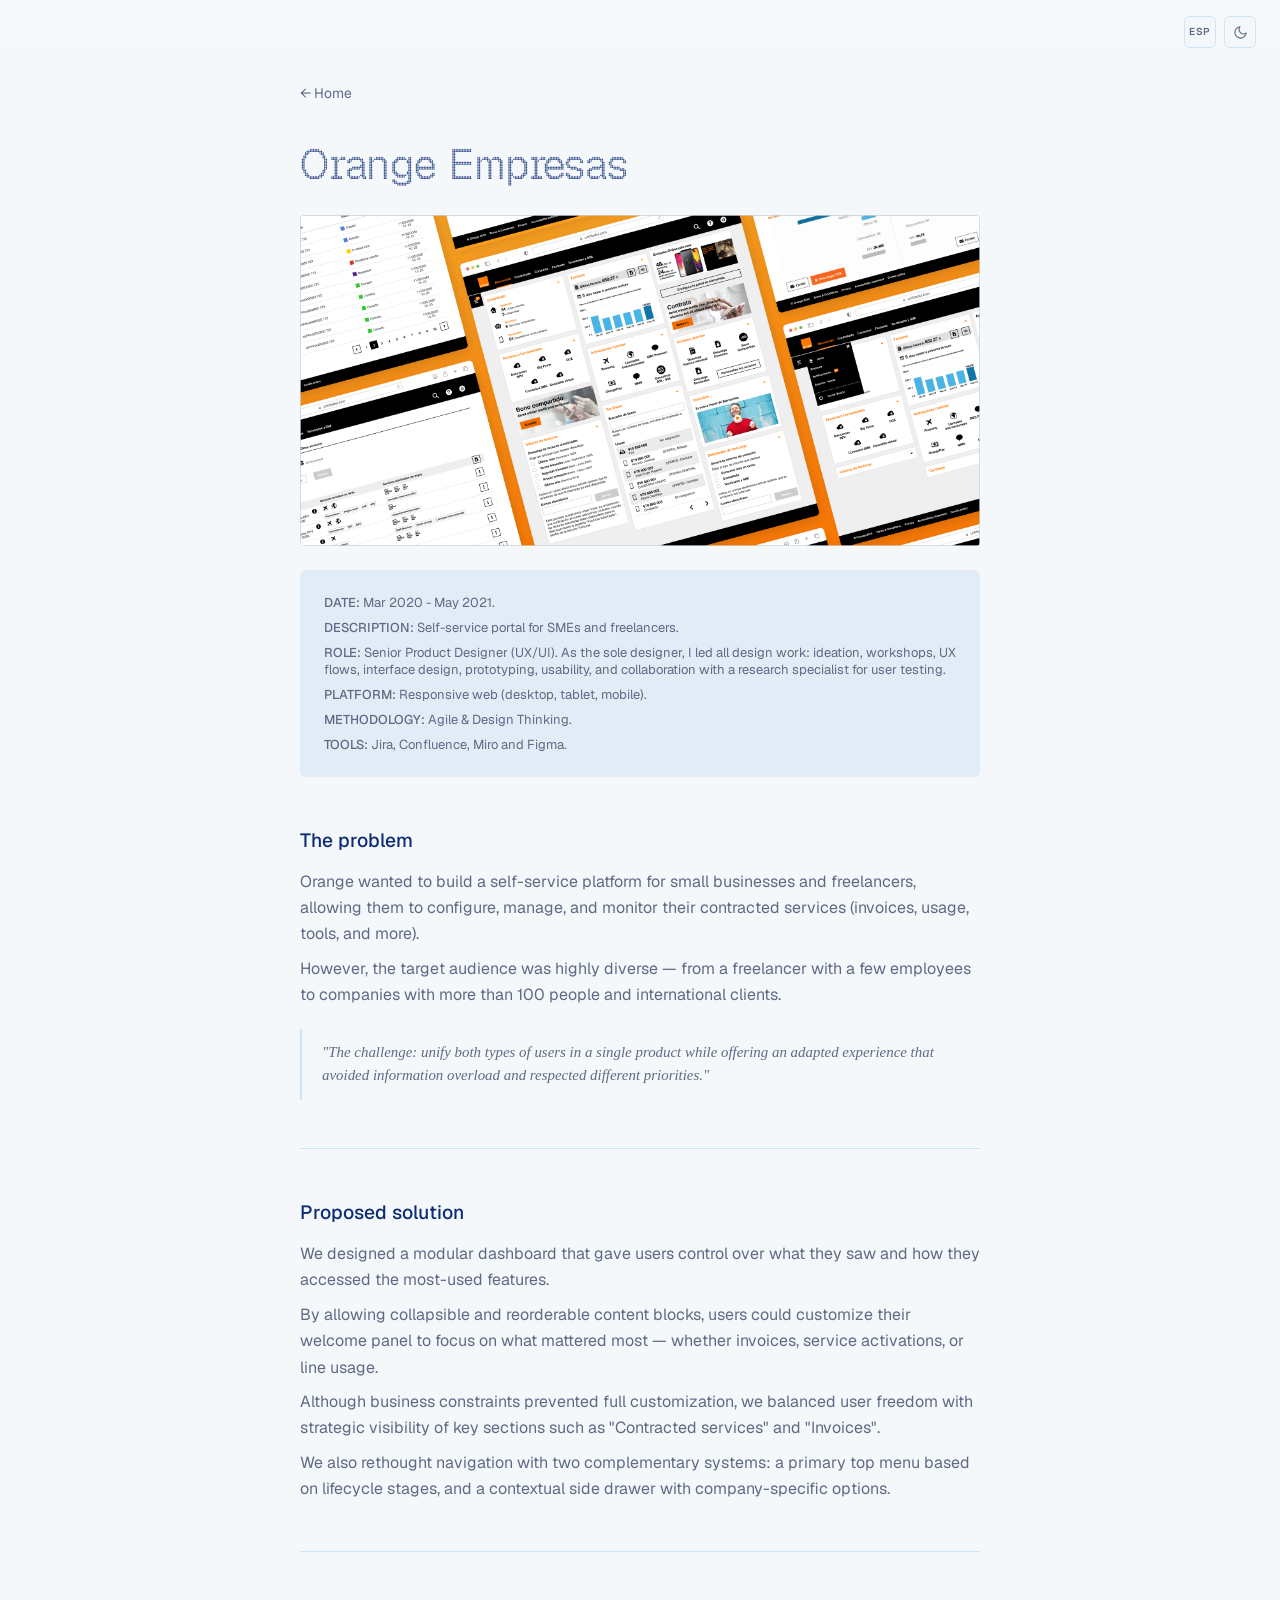
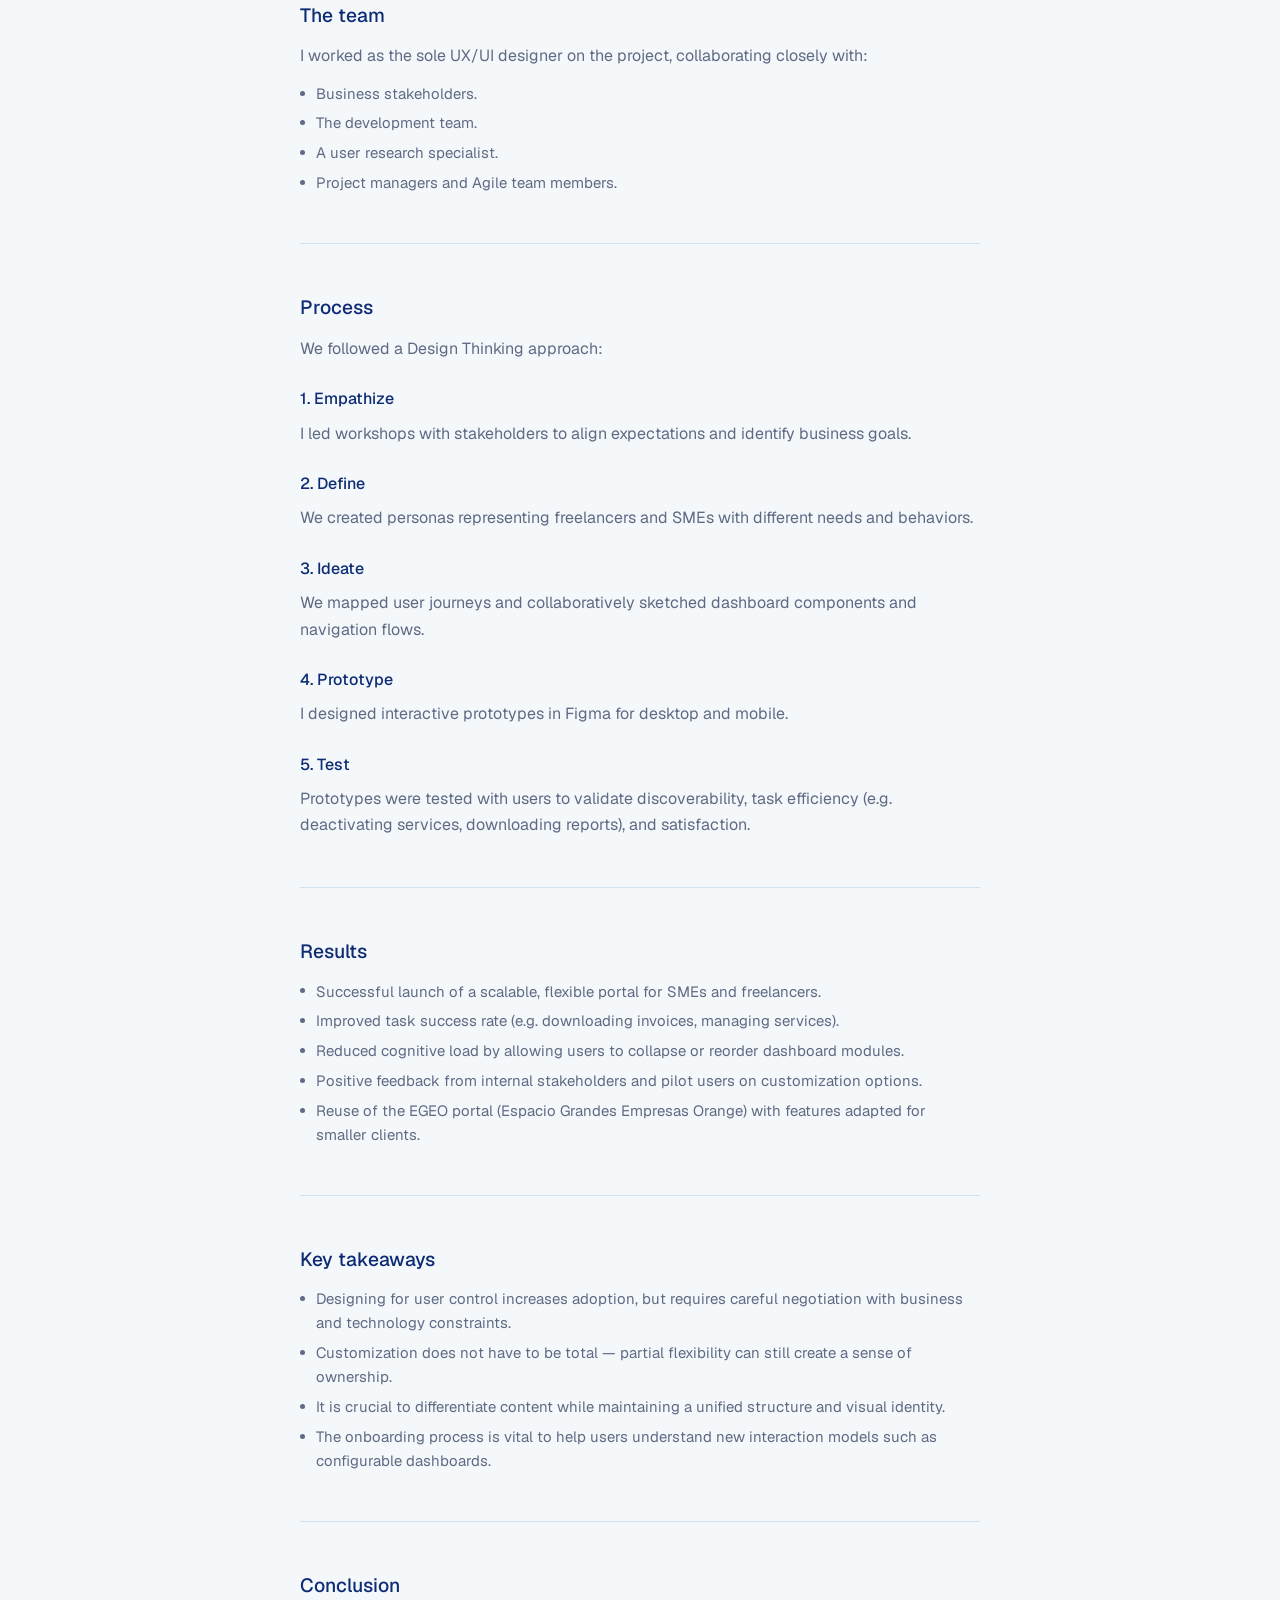
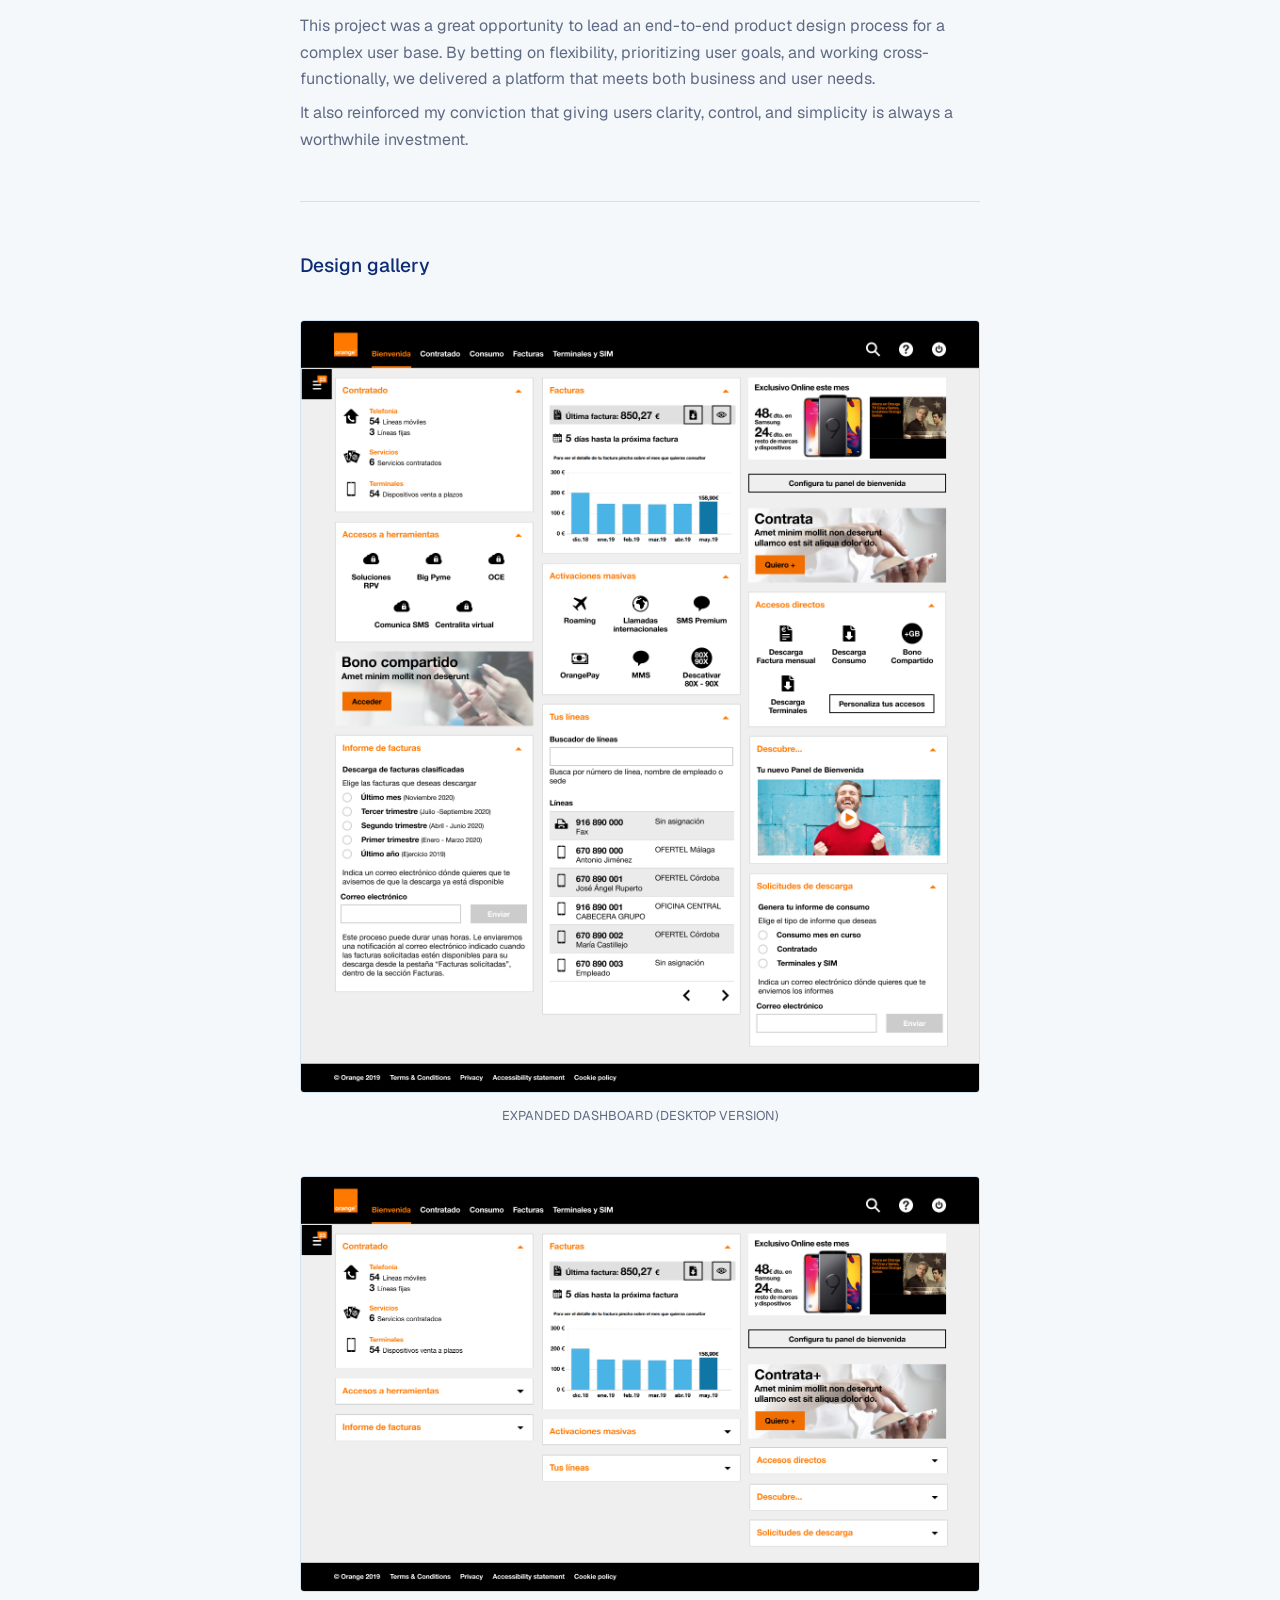
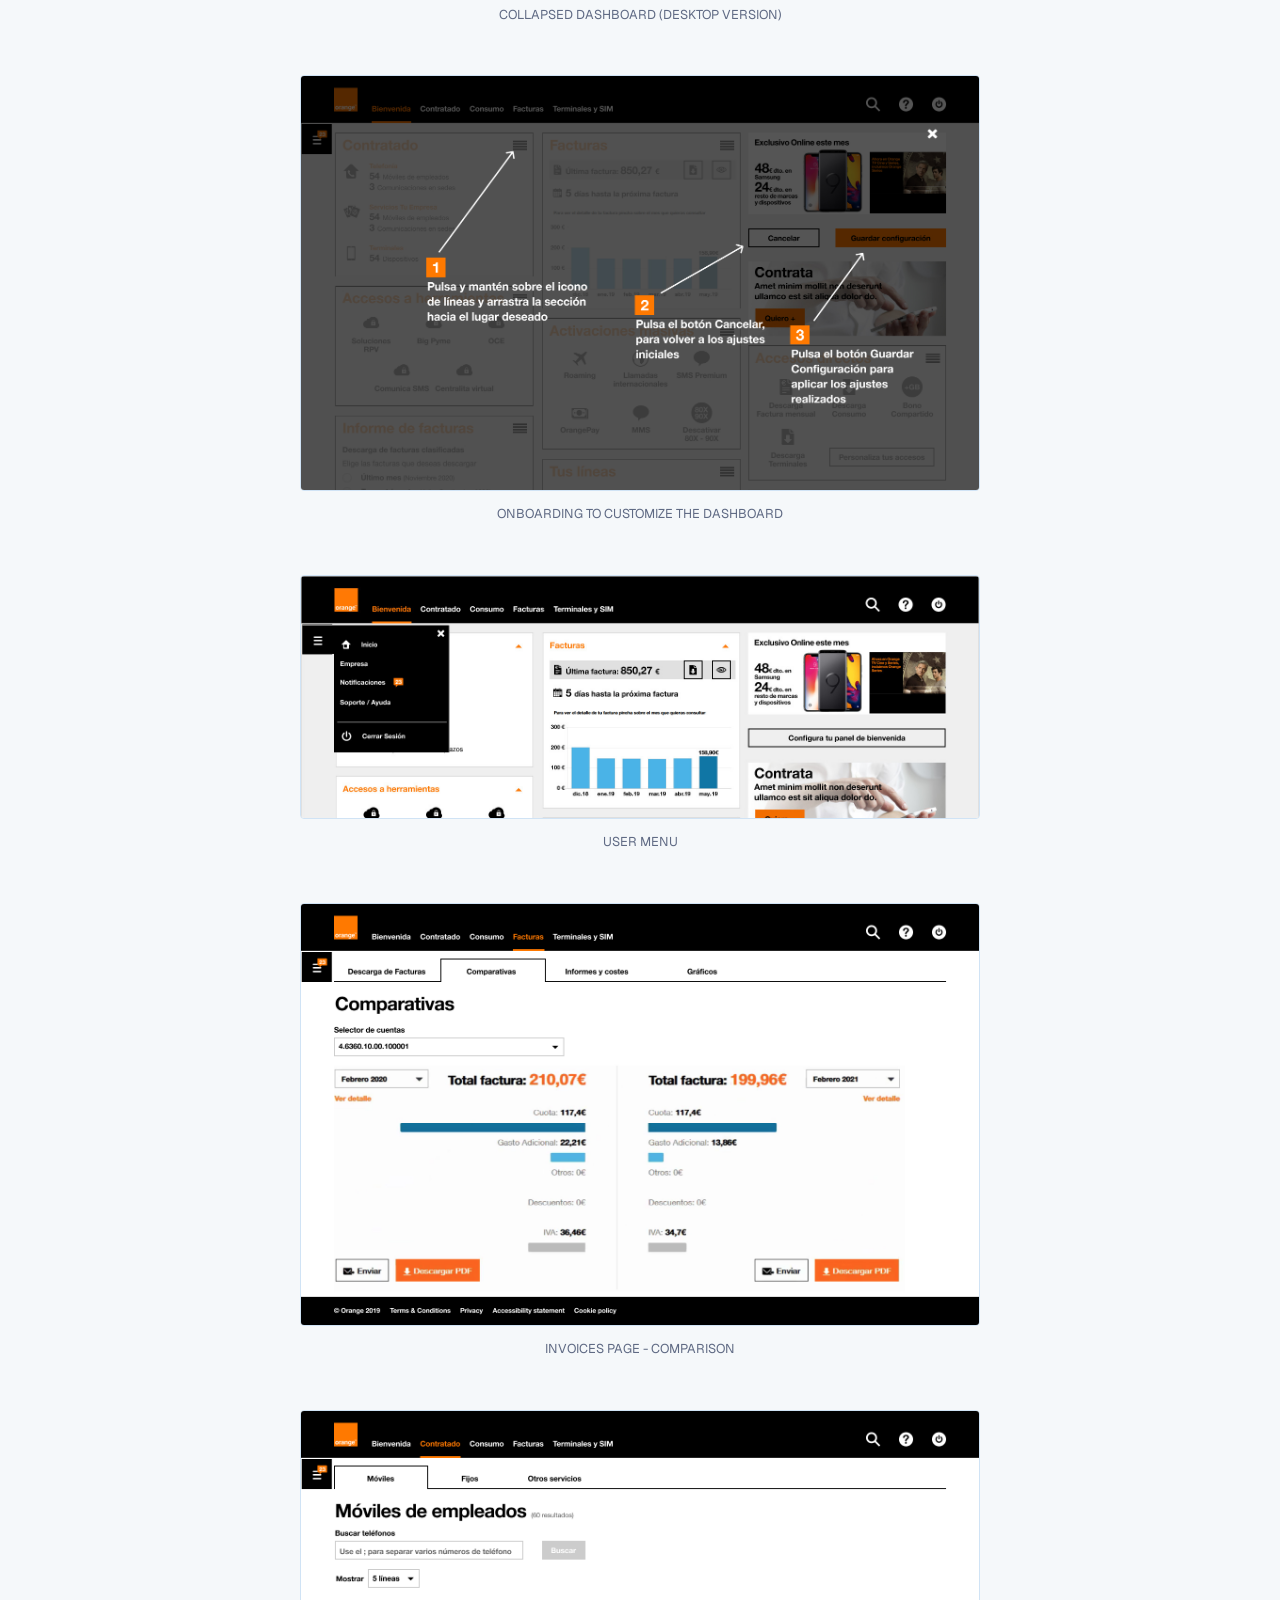
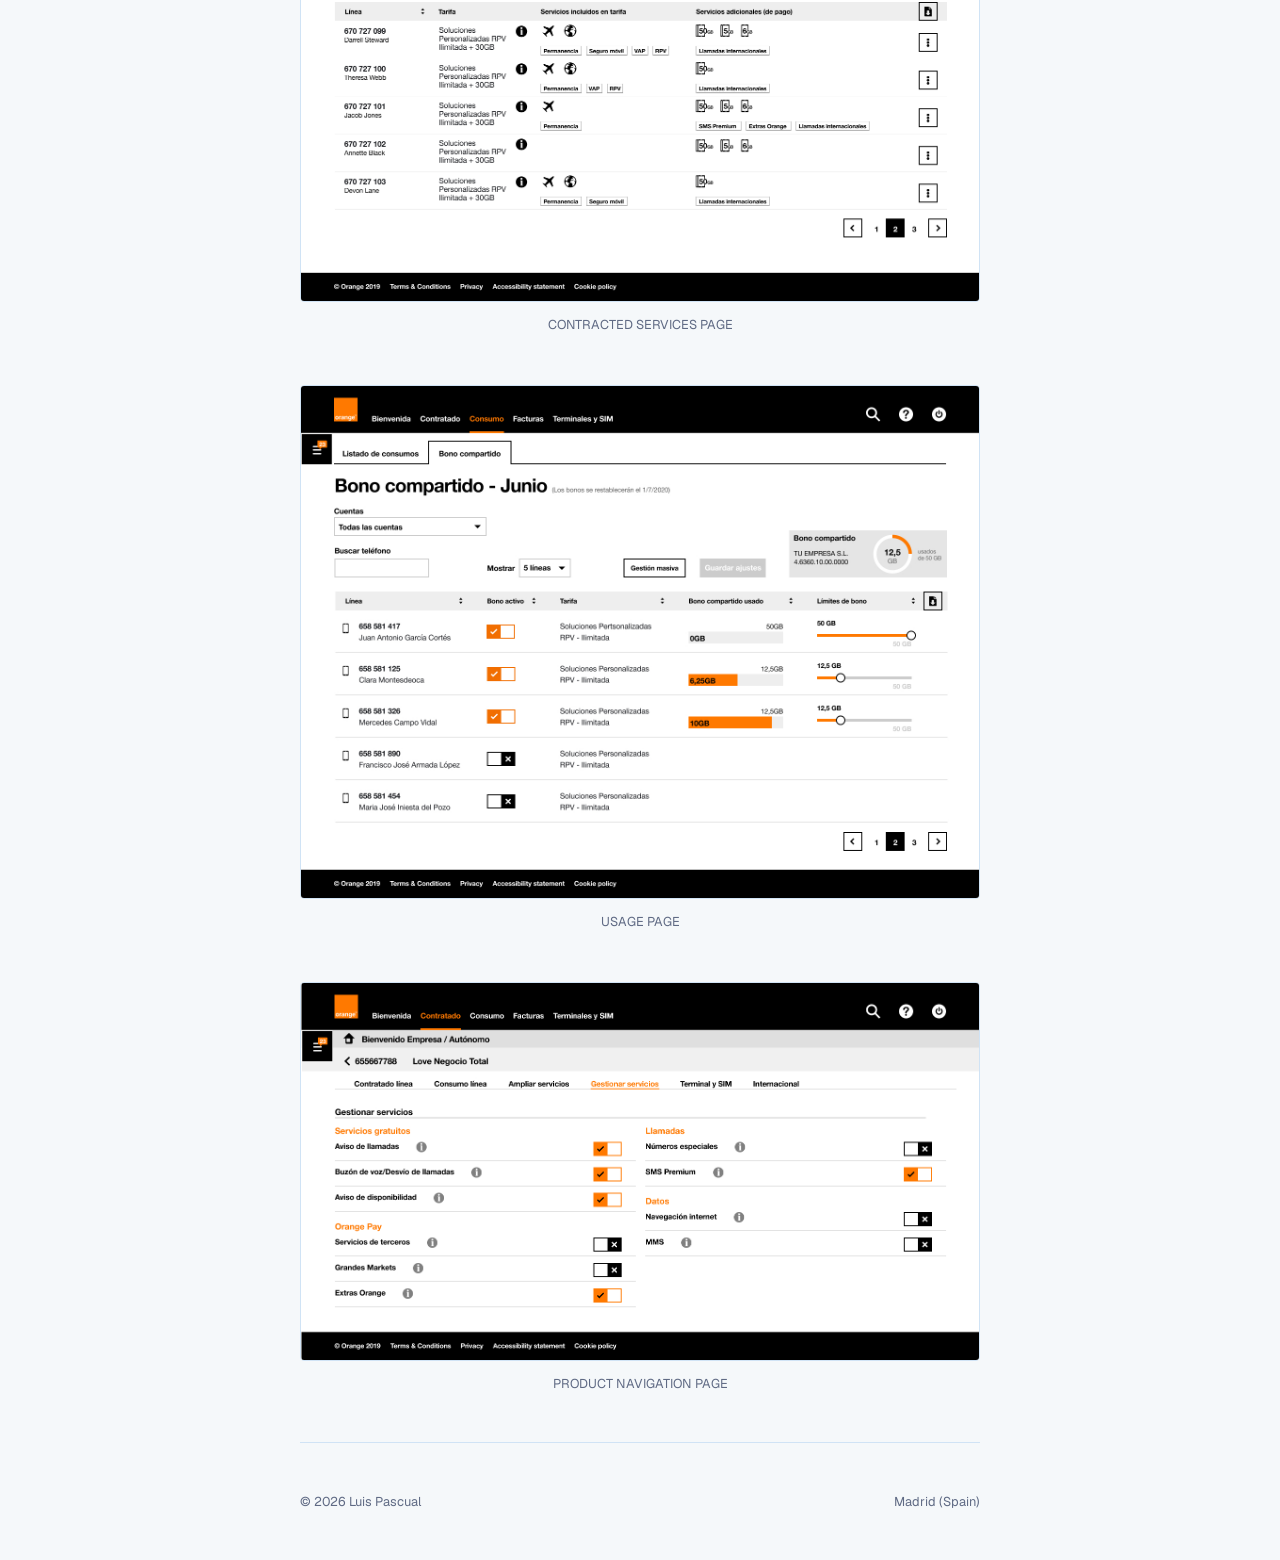
<file: en/casestudies/orangeempresas.html>
<!DOCTYPE html>
<html lang="en">
<head>
    <!-- Google tag (gtag.js) -->
<script async src="https://www.googletagmanager.com/gtag/js?id=G-8W9S8MQT3W"></script>
<script>
  window.dataLayer = window.dataLayer || [];
  function gtag(){dataLayer.push(arguments);}
  gtag('js', new Date());

  gtag('config', 'G-8W9S8MQT3W');
</script>
    <meta charset="UTF-8">
    <meta name="viewport" content="width=device-width, initial-scale=1.0">
    <meta name="description" content="Orange Empresas — Case study by Luis Pascual, Sr Product Designer">
    <title>Orange Empresas — Luis Pascual</title>
    <link rel="alternate" hreflang="es" href="/casestudies/orangeempresas.html">
    <link rel="alternate" hreflang="en" href="/en/casestudies/orangeempresas.html">
    <link rel="alternate" hreflang="x-default" href="/casestudies/orangeempresas.html">
    <link rel="icon" href="../../assets/favicon.svg" type="image/svg+xml" sizes="any">
    <link rel="stylesheet" href="../../css/tokens.css">
    <link rel="stylesheet" href="../../casestudies/style.css">
    <!-- Anti-FOUC: apply theme before paint -->
    <script>(function(){var t=localStorage.getItem('theme');if(t)document.documentElement.setAttribute('data-theme',t);})()</script>
</head>
<body>
    <a href="#main-content" class="skip-link">Skip to main content</a>

    <div class="site-controls">
        <a class="lang-toggle" href="../../casestudies/orangeempresas.html" lang="es" hreflang="es" aria-label="Switch to Spanish">ESP</a>
        <button class="theme-toggle" id="theme-toggle" aria-label="Switch to dark mode">
            <svg class="icon-moon" xmlns="http://www.w3.org/2000/svg" width="15" height="15" viewBox="0 0 24 24" fill="none" stroke="currentColor" stroke-width="1.75" stroke-linecap="round" stroke-linejoin="round" aria-hidden="true">
                <path d="M21 12.79A9 9 0 1 1 11.21 3 7 7 0 0 0 21 12.79z"/>
            </svg>
            <svg class="icon-sun" xmlns="http://www.w3.org/2000/svg" width="15" height="15" viewBox="0 0 24 24" fill="none" stroke="currentColor" stroke-width="1.75" stroke-linecap="round" stroke-linejoin="round" aria-hidden="true">
                <circle cx="12" cy="12" r="4.5"/>
                <line x1="12" y1="2"     x2="12" y2="4"/>
                <line x1="12" y1="20"    x2="12" y2="22"/>
                <line x1="4.22" y1="4.22"   x2="5.64" y2="5.64"/>
                <line x1="18.36" y1="18.36" x2="19.78" y2="19.78"/>
                <line x1="2"  y1="12"    x2="4"  y2="12"/>
                <line x1="20" y1="12"    x2="22" y2="12"/>
                <line x1="4.22" y1="19.78"  x2="5.64" y2="18.36"/>
                <line x1="18.36" y1="5.64"  x2="19.78" y2="4.22"/>
            </svg>
        </button>
    </div>

    <canvas id="dot-grid" aria-hidden="true"></canvas>
    <main id="main-content">
        <a href="../index.html" class="back-link">← Home</a>

        <section class="detail-hero">
            <h1>Orange Empresas</h1>
            <img src="../../casestudies/img/orange/OrangeCover.jpg" alt="Orange Empresas project cover">

            <div class="phaseorange" role="region" aria-label="Project overview">
                <p><span class="phase-tools">Date:</span> Mar 2020 - May 2021.</p>
                <p><span class="phase-tools">Description:</span> Self-service portal for SMEs and freelancers.</p>
                <p><span class="phase-tools">Role:</span> Senior Product Designer (UX/UI). As the sole designer, I led all design work: ideation, workshops, UX flows, interface design, prototyping, usability, and collaboration with a research specialist for user testing.</p>
                <p><span class="phase-tools">Platform:</span> Responsive web (desktop, tablet, mobile).</p>
                <p><span class="phase-tools">Methodology:</span> Agile &amp; Design Thinking.</p>
                <p><span class="phase-tools">Tools:</span> Jira, Confluence, Miro and Figma.</p>
            </div>
        </section>

        <section class="detail-section">
            <h2>The problem</h2>
            <p>Orange wanted to build a self-service platform for small businesses and freelancers, allowing them to configure, manage, and monitor their contracted services (invoices, usage, tools, and more).</p>
            <p>However, the target audience was highly diverse — from a freelancer with a few employees to companies with more than 100 people and international clients.</p>
            <blockquote class="highlight-quote">"The challenge: unify both types of users in a single product while offering an adapted experience that avoided information overload and respected different priorities."</blockquote>
        </section>
        <hr>
        <section class="detail-section">
            <h2>Proposed solution</h2>
            <p>We designed a modular dashboard that gave users control over what they saw and how they accessed the most-used features.</p>
            <p>By allowing collapsible and reorderable content blocks, users could customize their welcome panel to focus on what mattered most — whether invoices, service activations, or line usage.</p>
            <p>Although business constraints prevented full customization, we balanced user freedom with strategic visibility of key sections such as "Contracted services" and "Invoices".</p>
            <p>We also rethought navigation with two complementary systems: a primary top menu based on lifecycle stages, and a contextual side drawer with company-specific options.</p>
        </section>
        <hr>
        <section class="detail-section">
            <h2>The team</h2>
            <p>I worked as the sole UX/UI designer on the project, collaborating closely with:</p>
            <ul class="process-list">
                <li>Business stakeholders.</li>
                <li>The development team.</li>
                <li>A user research specialist.</li>
                <li>Project managers and Agile team members.</li>
            </ul>
        </section>

        <hr>

        <section class="detail-section">
            <h2>Process</h2>
            <p>We followed a Design Thinking approach:</p>

            <h3>1. Empathize</h3>
            <p>I led workshops with stakeholders to align expectations and identify business goals.</p>

            <h3>2. Define</h3>
            <p>We created personas representing freelancers and SMEs with different needs and behaviors.</p>

            <h3>3. Ideate</h3>
            <p>We mapped user journeys and collaboratively sketched dashboard components and navigation flows.</p>

            <h3>4. Prototype</h3>
            <p>I designed interactive prototypes in Figma for desktop and mobile.</p>

            <h3>5. Test</h3>
            <p>Prototypes were tested with users to validate discoverability, task efficiency (e.g. deactivating services, downloading reports), and satisfaction.</p>
        </section>

        <hr>

        <section class="detail-section results">
            <h2>Results</h2>
            <ul class="process-list">
                <li>Successful launch of a scalable, flexible portal for SMEs and freelancers.</li>
                <li>Improved task success rate (e.g. downloading invoices, managing services).</li>
                <li>Reduced cognitive load by allowing users to collapse or reorder dashboard modules.</li>
                <li>Positive feedback from internal stakeholders and pilot users on customization options.</li>
                <li>Reuse of the EGEO portal (Espacio Grandes Empresas Orange) with features adapted for smaller clients.</li>
            </ul>
        </section>
         <hr>
        <section class="detail-section">
            <h2>Key takeaways</h2>
            <ul class="process-list">
                <li>Designing for user control increases adoption, but requires careful negotiation with business and technology constraints.</li>
                <li>Customization does not have to be total — partial flexibility can still create a sense of ownership.</li>
                <li>It is crucial to differentiate content while maintaining a unified structure and visual identity.</li>
                <li>The onboarding process is vital to help users understand new interaction models such as configurable dashboards.</li>
            </ul>
        </section>
         <hr>
        <section class="detail-section">
            <h2>Conclusion</h2>
            <p>This project was a great opportunity to lead an end-to-end product design process for a complex user base. By betting on flexibility, prioritizing user goals, and working cross-functionally, we delivered a platform that meets both business and user needs.</p>
            <p>It also reinforced my conviction that giving users clarity, control, and simplicity is always a worthwhile investment.</p>
        </section>

        <hr>

        <section class="detail-section gallery">
            <h2>Design gallery</h2>
            <br>
            <div class="gallery-grid">

                <img src="../../casestudies/img/orange/DashboardOpen.jpg" alt="Desktop mockup of the expanded dashboard">
                <p class="phase-tools">Expanded dashboard (desktop version)</p>
                <br>

                <img src="../../casestudies/img/orange/DashboardCollapsed.jpg" alt="Desktop mockup of the collapsed dashboard">
                <p class="phase-tools">Collapsed dashboard (desktop version)</p>
                <br>

                <img src="../../casestudies/img/orange/Onboarding.jpg" alt="Mockup of the onboarding flow to customize the dashboard">
                <p class="phase-tools">Onboarding to customize the dashboard</p>
                <br>

                <img src="../../casestudies/img/orange/Cajoncliente.jpg" alt="Desktop mockup of the user menu">
                <p class="phase-tools">User menu</p>
                <br>

                <img src="../../casestudies/img/orange/Facturas.jpg" alt="Mockup of the invoices page with comparison view">
                <p class="phase-tools">Invoices page - Comparison</p>
                <br>

                <img src="../../casestudies/img/orange/Contratado.jpg" alt="Mockup of the contracted services page">
                <p class="phase-tools">Contracted services page</p>
                <br>

                <img src="../../casestudies/img/orange/Consumo.jpg" alt="Mockup of the usage page">
                <p class="phase-tools">Usage page</p>
                <br>

                <img src="../../casestudies/img/orange/Navegacion.jpg" alt="Mockup of the product navigation page">
                <p class="phase-tools">Product navigation page</p>
            </div>
        </section>

        <hr>

        <footer>
            <p class="copyright">
                <span>© 2026 Luis Pascual</span>
                <span>Madrid (Spain)</span>
            </p>
        </footer>
    </main>
    <script src="../../js/dot-grid.js"></script>
    <script src="../../js/theme.js"></script>
    <script src="../../js/cursor.js"></script>
</body>
</html>
</file>
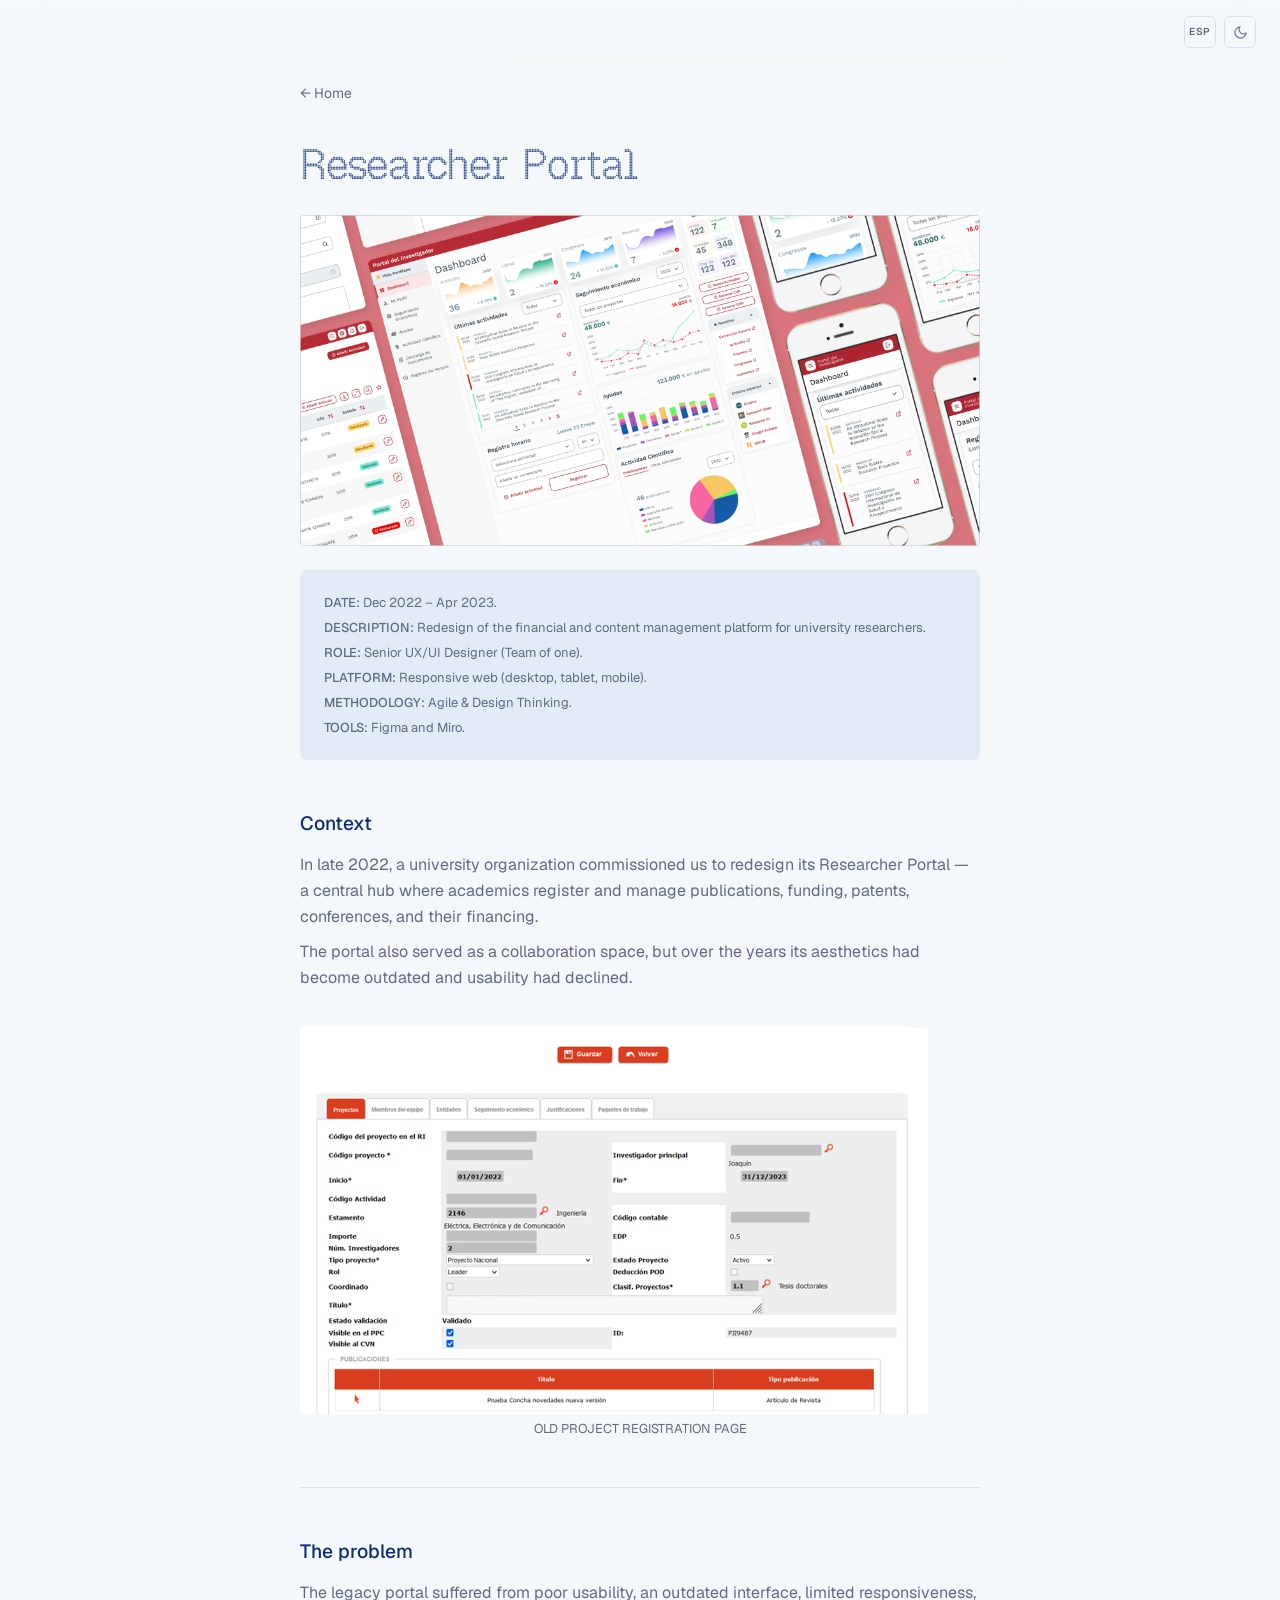
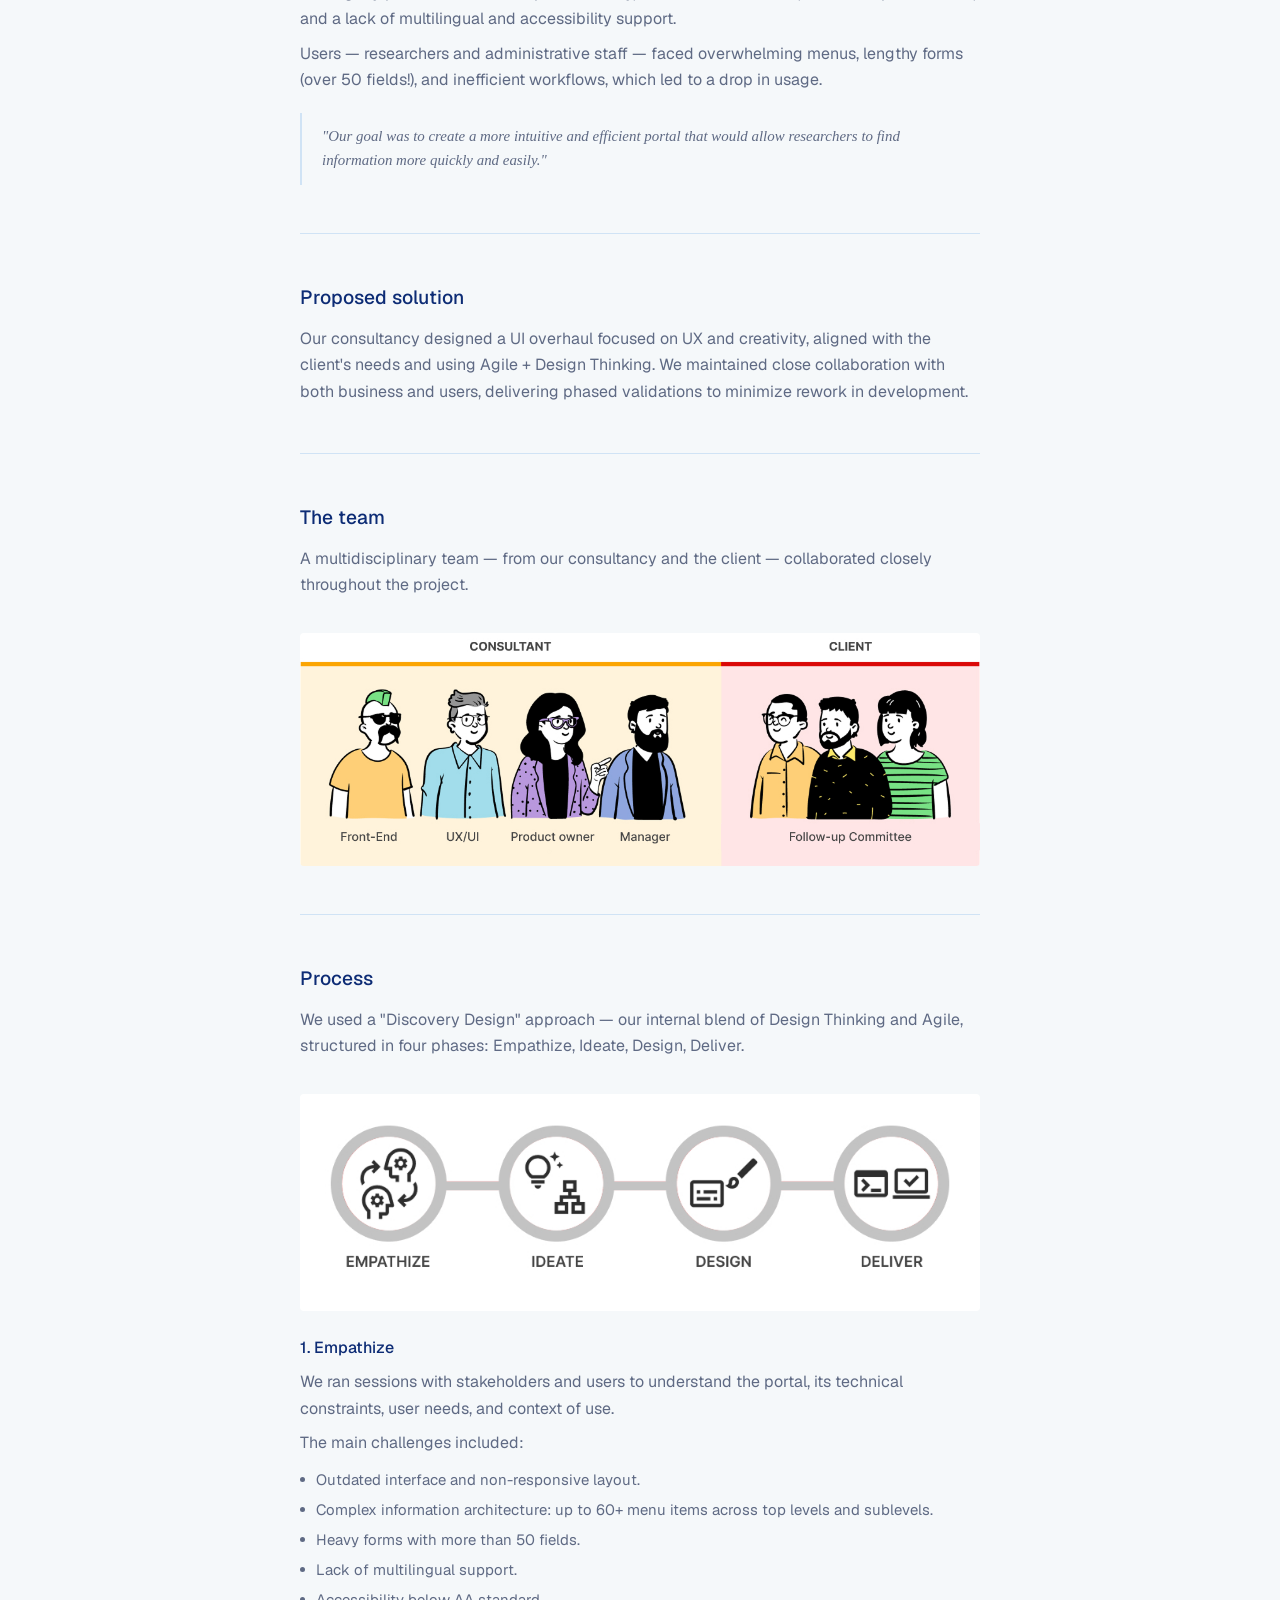
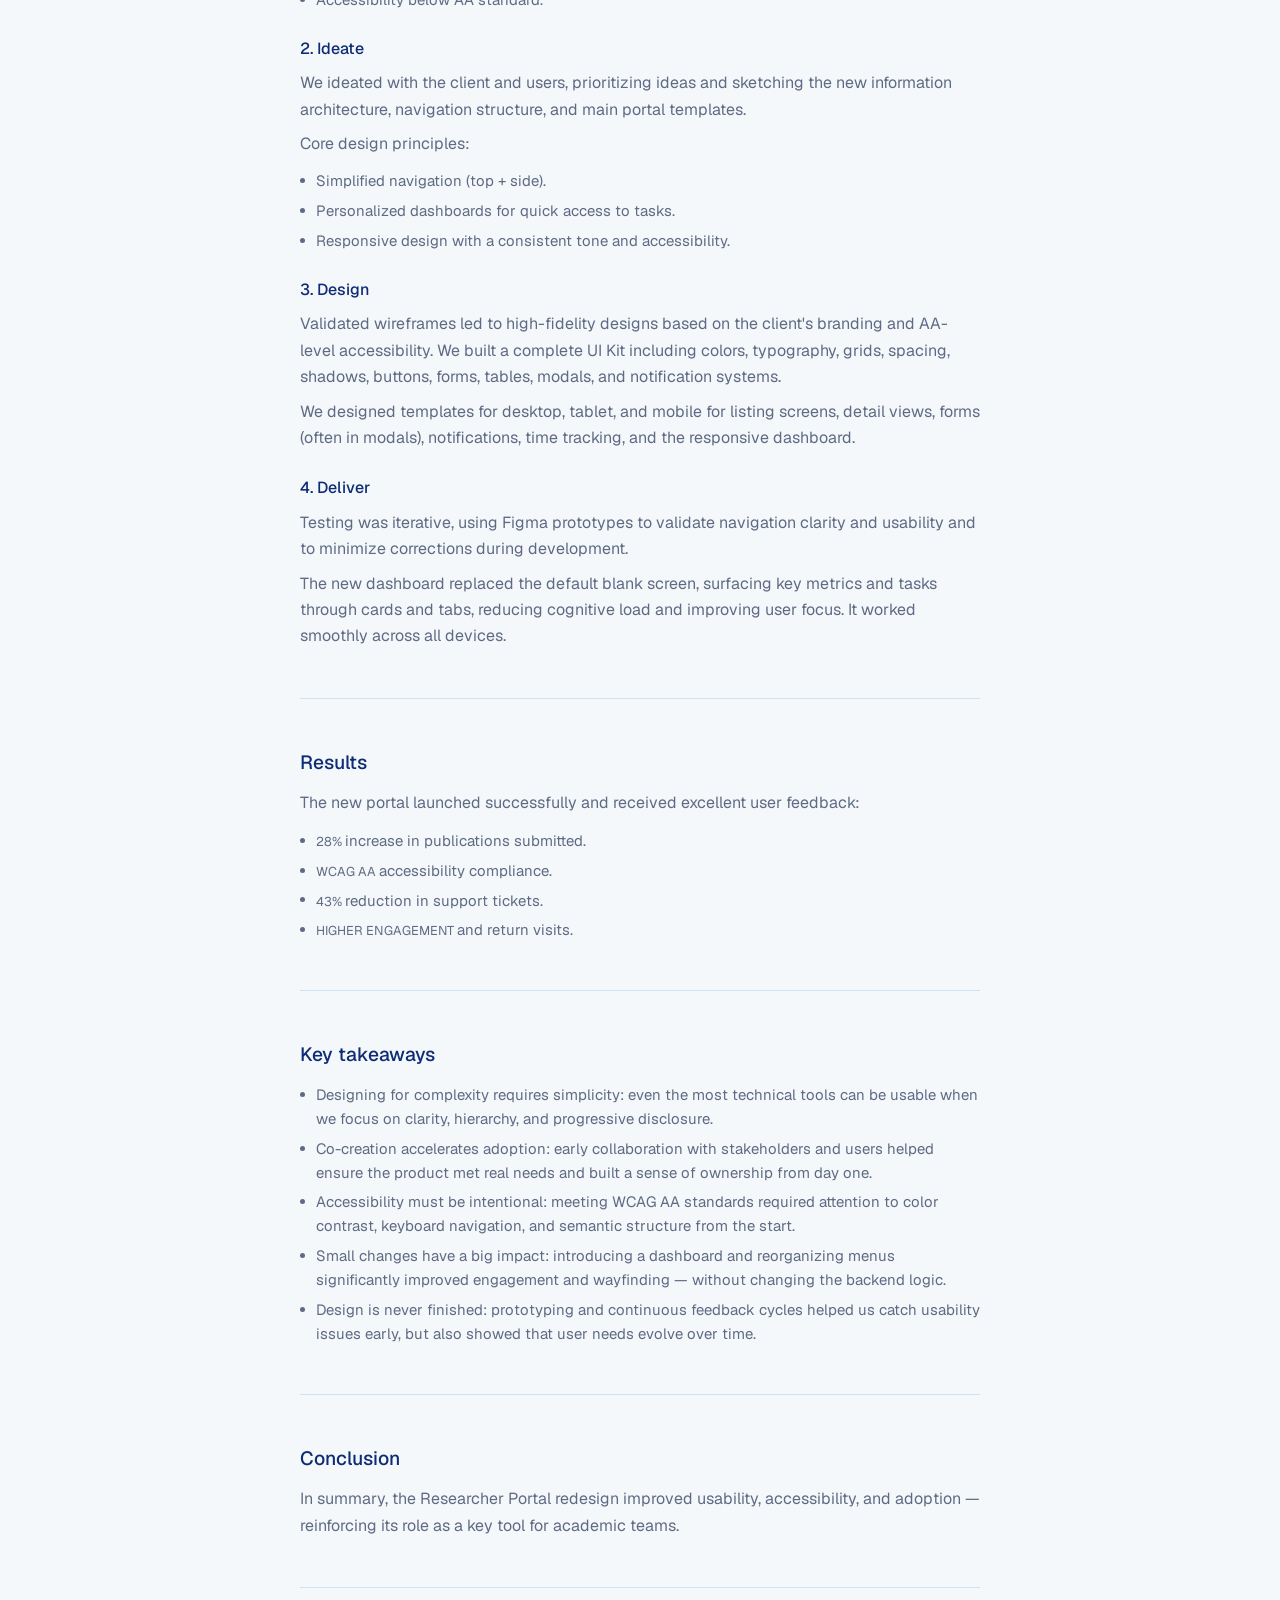
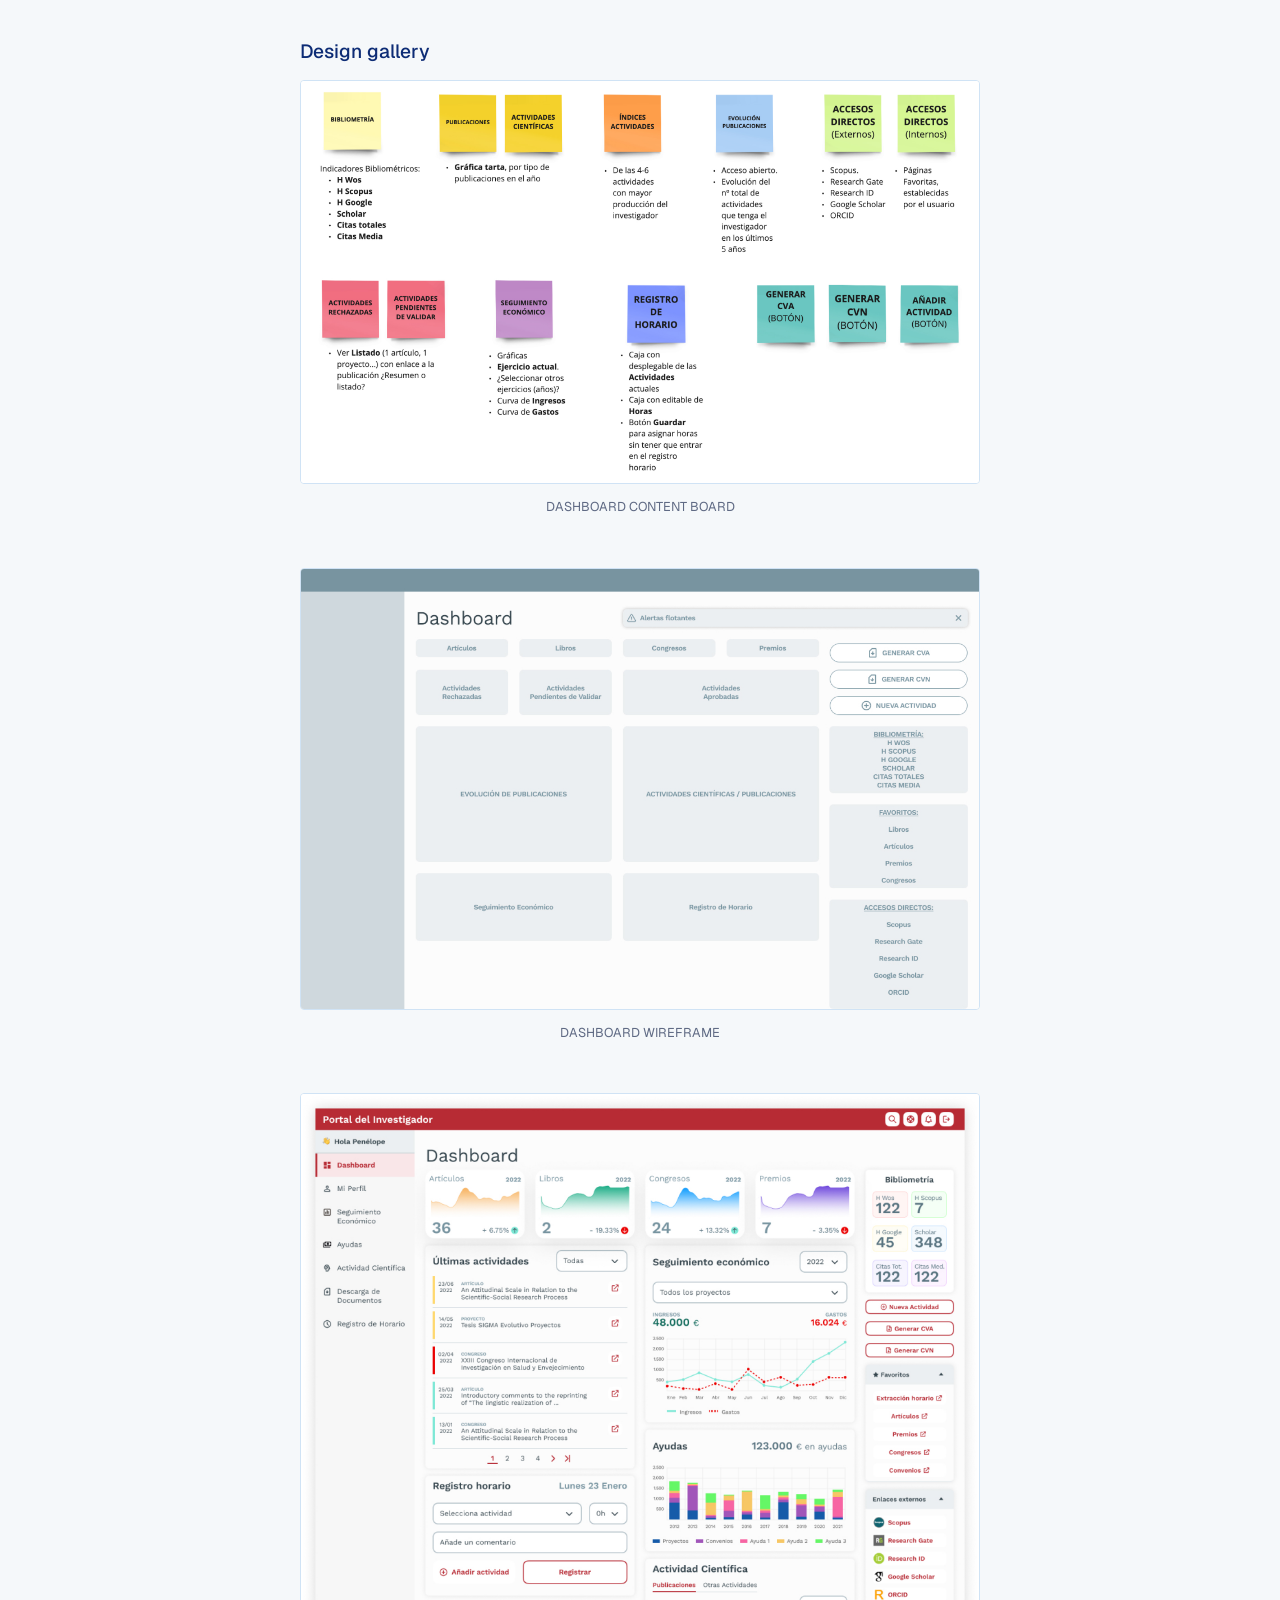
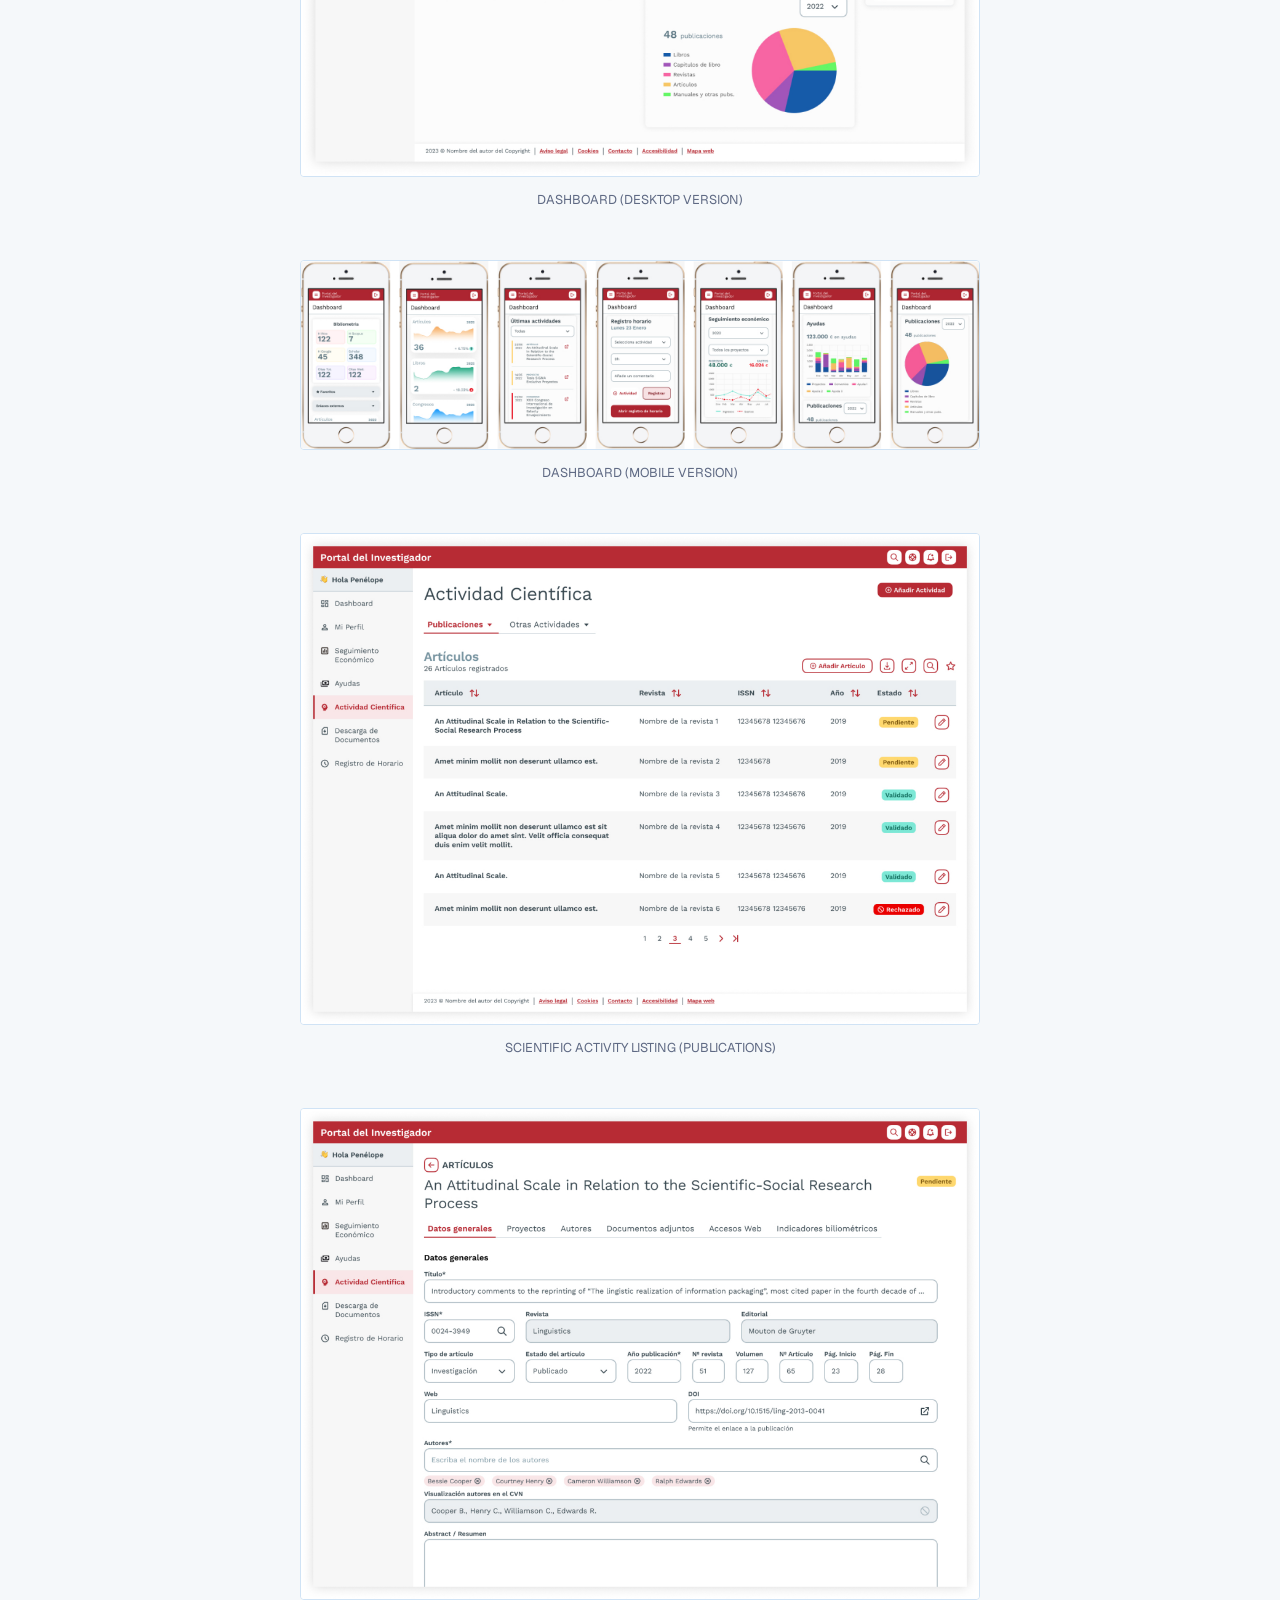
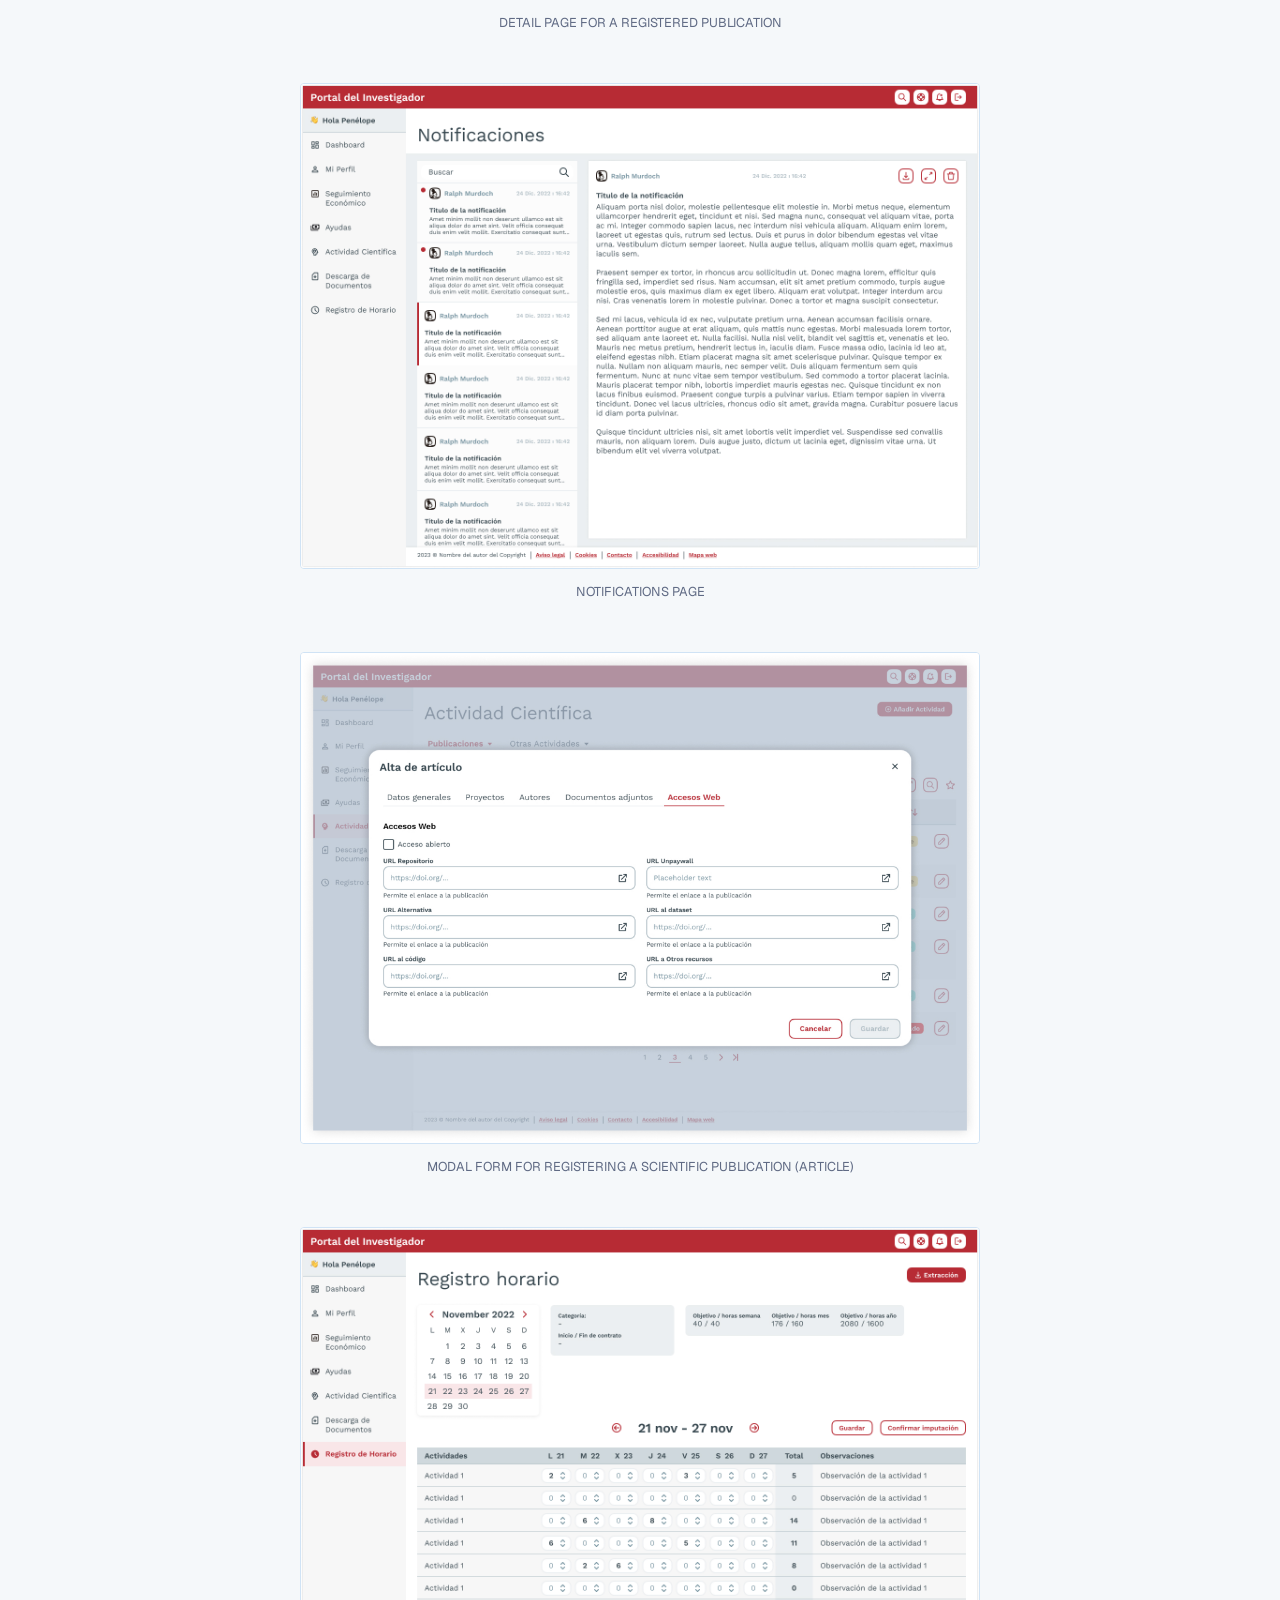
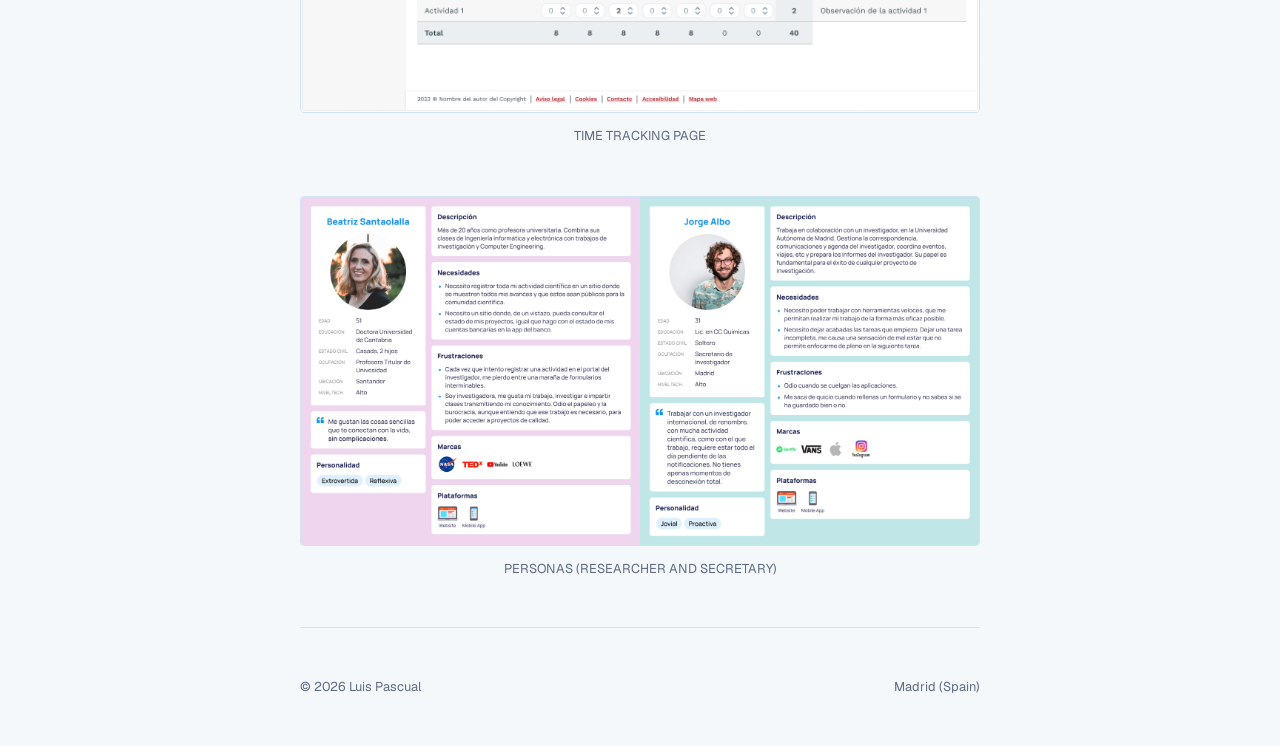
<file: en/casestudies/portalinvestigador.html>
<!DOCTYPE html>
<html lang="en">
<head>
    <!-- Google tag (gtag.js) -->
<script async src="https://www.googletagmanager.com/gtag/js?id=G-8W9S8MQT3W"></script>
<script>
  window.dataLayer = window.dataLayer || [];
  function gtag(){dataLayer.push(arguments);}
  gtag('js', new Date());

  gtag('config', 'G-8W9S8MQT3W');
</script>
    <meta charset="UTF-8">
    <meta name="viewport" content="width=device-width, initial-scale=1.0">
    <meta name="description" content="Researcher Portal — Case study by Luis Pascual, Sr Product Designer">
    <title>Researcher Portal — Luis Pascual</title>
    <link rel="icon" href="../../assets/favicon.svg" type="image/svg+xml" sizes="any">
    <link rel="alternate" hreflang="es" href="/casestudies/portalinvestigador.html">
    <link rel="alternate" hreflang="en" href="/en/casestudies/portalinvestigador.html">
    <link rel="alternate" hreflang="x-default" href="/casestudies/portalinvestigador.html">
    <link rel="stylesheet" href="../../css/tokens.css">
    <link rel="stylesheet" href="../../casestudies/style.css">
    <!-- Anti-FOUC: apply theme before render -->
    <script>(function(){var t=localStorage.getItem('theme');if(t)document.documentElement.setAttribute('data-theme',t);})()</script>
</head>
<body>
    <a href="#main-content" class="skip-link">Skip to main content</a>

    <div class="site-controls">
        <a class="lang-toggle" href="../../casestudies/portalinvestigador.html" lang="es" hreflang="es" aria-label="Switch to Spanish">ESP</a>
        <button class="theme-toggle" id="theme-toggle" aria-label="Switch to dark mode">
            <svg class="icon-moon" xmlns="http://www.w3.org/2000/svg" width="15" height="15" viewBox="0 0 24 24" fill="none" stroke="currentColor" stroke-width="1.75" stroke-linecap="round" stroke-linejoin="round" aria-hidden="true">
                <path d="M21 12.79A9 9 0 1 1 11.21 3 7 7 0 0 0 21 12.79z"/>
            </svg>
            <svg class="icon-sun" xmlns="http://www.w3.org/2000/svg" width="15" height="15" viewBox="0 0 24 24" fill="none" stroke="currentColor" stroke-width="1.75" stroke-linecap="round" stroke-linejoin="round" aria-hidden="true">
                <circle cx="12" cy="12" r="4.5"/>
                <line x1="12" y1="2"     x2="12" y2="4"/>
                <line x1="12" y1="20"    x2="12" y2="22"/>
                <line x1="4.22" y1="4.22"   x2="5.64" y2="5.64"/>
                <line x1="18.36" y1="18.36" x2="19.78" y2="19.78"/>
                <line x1="2"  y1="12"    x2="4"  y2="12"/>
                <line x1="20" y1="12"    x2="22" y2="12"/>
                <line x1="4.22" y1="19.78"  x2="5.64" y2="18.36"/>
                <line x1="18.36" y1="5.64"  x2="19.78" y2="4.22"/>
            </svg>
        </button>
    </div>

    <canvas id="dot-grid" aria-hidden="true"></canvas>
    <main id="main-content">
        <a href="../index.html" class="back-link">← Home</a>

        <section class="detail-hero">
            <h1>Researcher Portal</h1>
            <img src="../../casestudies/img/investigador/S_SigmaCover.jpg" alt="Researcher Portal project cover">

            <div class="phaseinvestigador" role="region" aria-label="Project overview">
                <p><span class="phase-tools">Date:</span> Dec 2022 – Apr 2023.</p>
                <p><span class="phase-tools">Description:</span> Redesign of the financial and content management platform for university researchers.</p>
                <p><span class="phase-tools">Role:</span> Senior UX/UI Designer (Team of one).</p>
                <p><span class="phase-tools">Platform:</span> Responsive web (desktop, tablet, mobile).</p>
                <p><span class="phase-tools">Methodology:</span> Agile & Design Thinking.</p>
                <p><span class="phase-tools">Tools:</span> Figma and Miro.</p>
            </div>
        </section>
        <section class="detail-section">
            <h2>Context</h2>
            <p>In late 2022, a university organization commissioned us to redesign its Researcher Portal — a central hub where academics register and manage publications, funding, patents, conferences, and their financing.</p>
            <p>The portal also served as a collaboration space, but over the years its aesthetics had become outdated and usability had declined.</p>
            <br>
            <img src="../../casestudies/img/investigador/form_old.jpg" alt="Screenshot of the old project registration page">
            <p class="phase-tools">Old project registration page</p>
        </section>
        <hr>
        <section class="detail-section">
            <h2>The problem</h2>
            <p>The legacy portal suffered from poor usability, an outdated interface, limited responsiveness, and a lack of multilingual and accessibility support.</p>
            <p>Users — researchers and administrative staff — faced overwhelming menus, lengthy forms (over 50 fields!), and inefficient workflows, which led to a drop in usage.</p>
            <blockquote class="highlight-quote">"Our goal was to create a more intuitive and efficient portal that would allow researchers to find information more quickly and easily."</blockquote>
        </section>
        <hr>
        <section class="detail-section">
            <h2>Proposed solution</h2>
            <p>Our consultancy designed a UI overhaul focused on UX and creativity, aligned with the client's needs and using Agile + Design Thinking. We maintained close collaboration with both business and users, delivering phased validations to minimize rework in development.</p>
        </section>
        <hr>
        <section class="detail-section">
            <h2>The team</h2>
            <p>A multidisciplinary team — from our consultancy and the client — collaborated closely throughout the project.</p>
            <br>
            <img src="../../casestudies/img/investigador/team.jpg" alt="Team structure: consulting team with manager, product owner, UX-UI designer, and front-end; client steering committee with three people">
        </section>

        <hr>

        <section class="detail-section">
            <h2>Process</h2>
            <p>We used a "Discovery Design" approach — our internal blend of Design Thinking and Agile, structured in four phases: Empathize, Ideate, Design, Deliver.</p>
            <br>
            <img src="../../casestudies/img/investigador/process.jpg" alt="Process diagram">

            <h3>1. Empathize</h3>
            <p>We ran sessions with stakeholders and users to understand the portal, its technical constraints, user needs, and context of use.</p>
            <p>The main challenges included:</p>
            <ul class="process-list">
                <li>Outdated interface and non-responsive layout.</li>
                <li>Complex information architecture: up to 60+ menu items across top levels and sublevels.</li>
                <li>Heavy forms with more than 50 fields.</li>
                <li>Lack of multilingual support.</li>
                <li>Accessibility below AA standard.</li>
            </ul>

            <h3>2. Ideate</h3>
            <p>We ideated with the client and users, prioritizing ideas and sketching the new information architecture, navigation structure, and main portal templates.</p>
            <p>Core design principles:</p>
            <ul class="process-list">
                <li>Simplified navigation (top + side).</li>
                <li>Personalized dashboards for quick access to tasks.</li>
                <li>Responsive design with a consistent tone and accessibility.</li>
            </ul>

            <h3>3. Design</h3>
            <p>Validated wireframes led to high-fidelity designs based on the client's branding and AA-level accessibility. We built a complete UI Kit including colors, typography, grids, spacing, shadows, buttons, forms, tables, modals, and notification systems.</p>
            <p>We designed templates for desktop, tablet, and mobile for listing screens, detail views, forms (often in modals), notifications, time tracking, and the responsive dashboard.</p>

            <h3>4. Deliver</h3>
            <p>Testing was iterative, using Figma prototypes to validate navigation clarity and usability and to minimize corrections during development.</p>
            <p>The new dashboard replaced the default blank screen, surfacing key metrics and tasks through cards and tabs, reducing cognitive load and improving user focus. It worked smoothly across all devices.</p>
        </section>

        <hr>

        <section class="detail-section results">
            <h2>Results</h2>
            <p>The new portal launched successfully and received excellent user feedback:</p>
            <ul class="process-list">
                <li><span class="phase-tools">28% </span>increase in publications submitted.</li>
                <li><span class="phase-tools">WCAG AA </span>accessibility compliance.</li>
                <li><span class="phase-tools">43% </span>reduction in support tickets.</li>
                <li><span class="phase-tools">Higher engagement </span>and return visits.</li>
            </ul>
        </section>
        <hr>
        <section class="detail-section">
            <h2>Key takeaways</h2>
            <ul class="process-list">
                <li>Designing for complexity requires simplicity: even the most technical tools can be usable when we focus on clarity, hierarchy, and progressive disclosure.</li>
                <li>Co-creation accelerates adoption: early collaboration with stakeholders and users helped ensure the product met real needs and built a sense of ownership from day one.</li>
                <li>Accessibility must be intentional: meeting WCAG AA standards required attention to color contrast, keyboard navigation, and semantic structure from the start.</li>
                <li>Small changes have a big impact: introducing a dashboard and reorganizing menus significantly improved engagement and wayfinding — without changing the backend logic.</li>
                <li>Design is never finished: prototyping and continuous feedback cycles helped us catch usability issues early, but also showed that user needs evolve over time.</li>
            </ul>
        </section>
        <hr>
        <section class="detail-section">
            <h2>Conclusion</h2>
            <p>In summary, the Researcher Portal redesign improved usability, accessibility, and adoption — reinforcing its role as a key tool for academic teams.</p>
        </section>

        <hr>

        <section class="detail-section gallery">
            <h2>Design gallery</h2>
            <div class="gallery-grid">
                <img src="../../casestudies/img/investigador/Dashboardcontent.jpg" alt="Dashboard content board">
                  <p class="phase-tools">Dashboard content board</p>
                  <br>

                <img src="../../casestudies/img/investigador/Dashboardwireframe.jpg" alt="Dashboard wireframe">
                <p class="phase-tools">Dashboard wireframe</p>
                <br>

                <img src="../../casestudies/img/investigador/Dashboard.jpg" alt="Dashboard mockup, desktop version">
                <p class="phase-tools">Dashboard (desktop version)</p>
                <br>

                <img src="../../casestudies/img/investigador/Dashboardmobile.jpg" alt="Dashboard mockup, mobile version">
                <p class="phase-tools">Dashboard (mobile version)</p>
                <br>

                <img src="../../casestudies/img/investigador/Actividadcientifica.jpg" alt="Scientific activity listing mockup">
                <p class="phase-tools">Scientific activity listing (publications)</p>
                <br>

                <img src="../../casestudies/img/investigador/Detail.jpg" alt="Publication detail page mockup">
                <p class="phase-tools">Detail page for a registered publication</p>
                <br>

                <img src="../../casestudies/img/investigador/Notification.jpg" alt="Notifications page mockup">
                <p class="phase-tools">Notifications page</p>
                <br>
                <img src="../../casestudies/img/investigador/Register.jpg" alt="Modal form mockup for registering a scientific publication">
                <p class="phase-tools">Modal form for registering a scientific publication (article)</p>
                <br>

                <img src="../../casestudies/img/investigador/Schedule.jpg" alt="Time tracking page mockup">
                <p class="phase-tools">Time tracking page</p>
                <br>

                <img src="../../casestudies/img/investigador/Persona.jpg" alt="Researcher persona card">
                <p class="phase-tools">Personas (Researcher and Secretary)</p>
            </div>
        </section>

        <hr>

        <footer>
            <p class="copyright">
                <span>© 2026 Luis Pascual</span>
                <span>Madrid (Spain)</span>
            </p>
        </footer>
    </main>
    <script src="../../js/dot-grid.js"></script>
    <script src="../../js/theme.js"></script>
    <script src="../../js/cursor.js"></script>
</body>
</html>
</file>
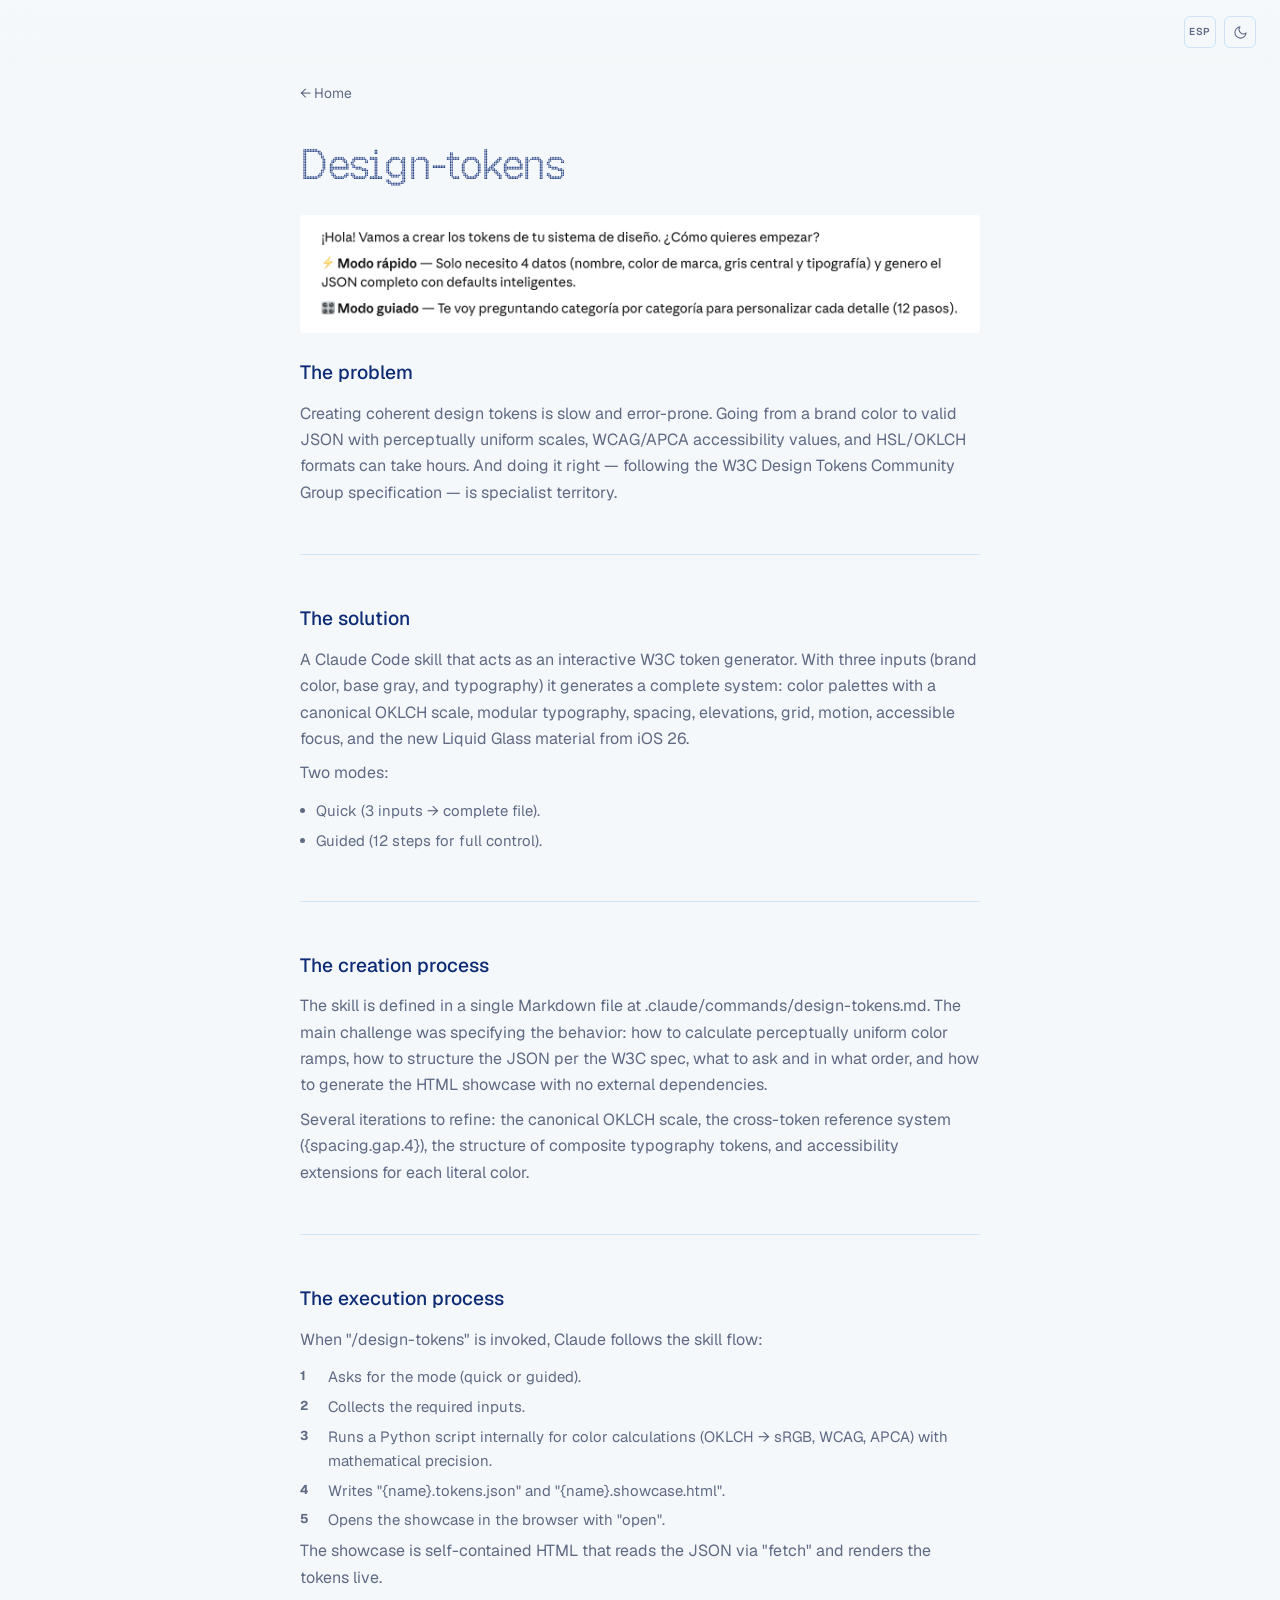
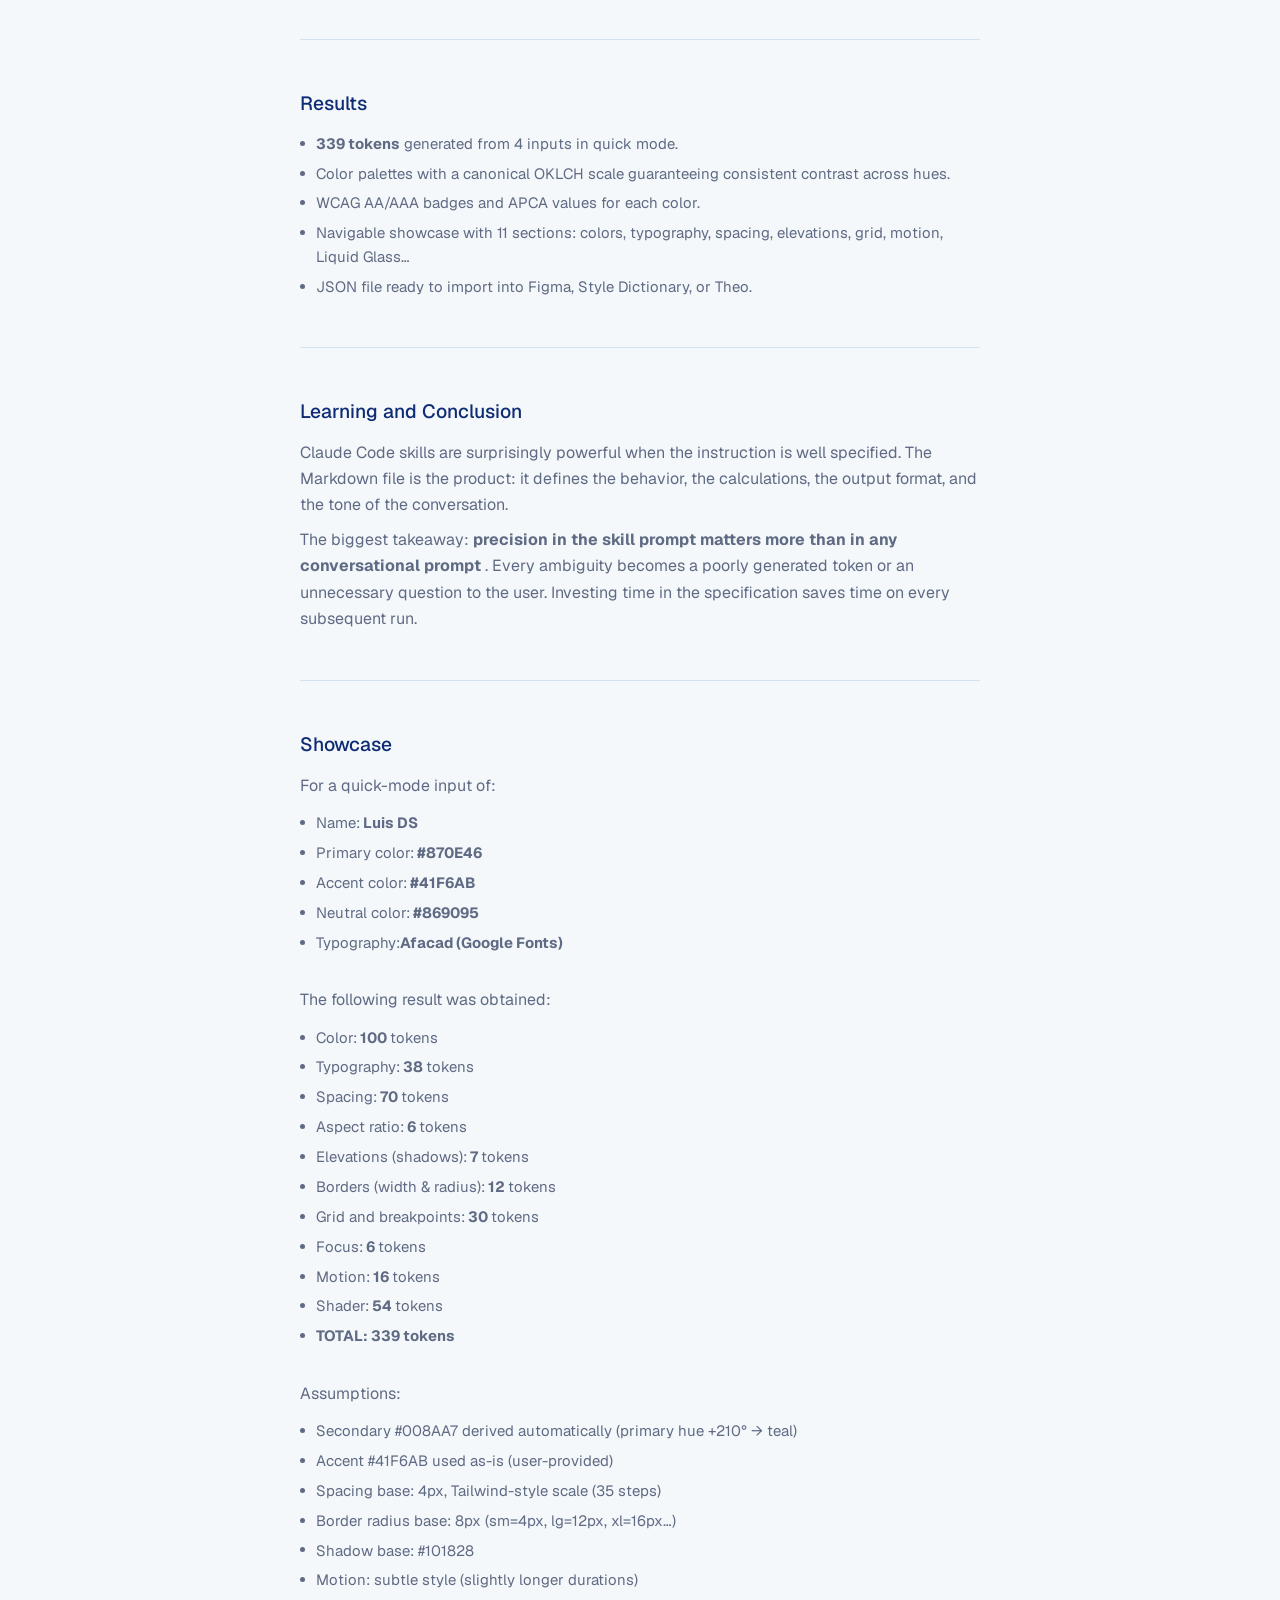
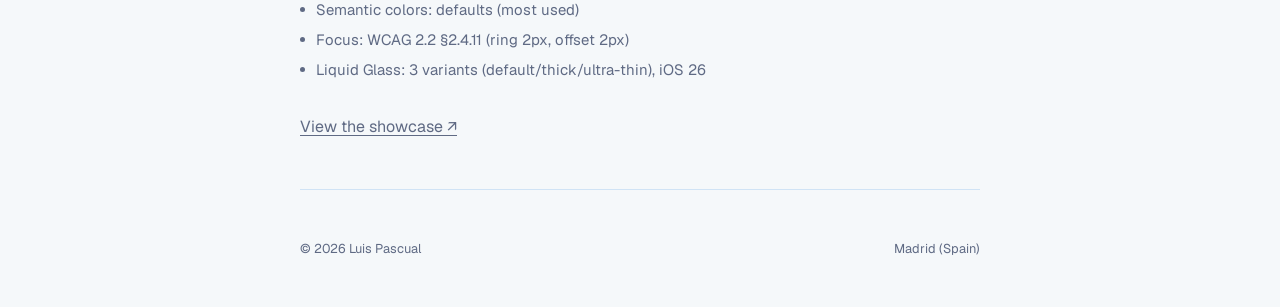
<file: en/ds-tokens/design-tokens.html>
<!DOCTYPE html>
<html lang="en">
<head>
    <!-- Google tag (gtag.js) -->
<script async src="https://www.googletagmanager.com/gtag/js?id=G-8W9S8MQT3W"></script>
<script>
  window.dataLayer = window.dataLayer || [];
  function gtag(){dataLayer.push(arguments);}
  gtag('js', new Date());

  gtag('config', 'G-8W9S8MQT3W');
</script>
    <meta charset="UTF-8">
    <meta name="viewport" content="width=device-width, initial-scale=1.0">
    <meta name="description" content="Design Tokens — Case study by Luis Pascual, Sr Product Designer. A Claude Code skill that generates W3C design tokens with OKLCH, WCAG, and APCA.">
    <title>Design Tokens — Luis Pascual</title>
    <link rel="alternate" hreflang="es" href="/ds-tokens/design-tokens.html">
    <link rel="alternate" hreflang="en" href="/en/ds-tokens/design-tokens.html">
    <link rel="alternate" hreflang="x-default" href="/ds-tokens/design-tokens.html">
    <link rel="icon" href="../../assets/favicon.svg" type="image/svg+xml" sizes="any">
    <link rel="stylesheet" href="../../css/tokens.css">
    <link rel="stylesheet" href="../../ds-tokens/style.css">
    <!-- Anti-FOUC: apply theme before paint -->
    <script>(function(){var t=localStorage.getItem('theme');if(t)document.documentElement.setAttribute('data-theme',t);})()</script>
</head>
<body>
    <a href="#main-content" class="skip-link">Skip to main content</a>

    <div class="site-controls">
        <a class="lang-toggle" href="../../ds-tokens/design-tokens.html" lang="es" hreflang="es" aria-label="Switch to Spanish">ESP</a>
        <button class="theme-toggle" id="theme-toggle" aria-label="Switch to dark mode">
            <svg class="icon-moon" xmlns="http://www.w3.org/2000/svg" width="15" height="15" viewBox="0 0 24 24" fill="none" stroke="currentColor" stroke-width="1.75" stroke-linecap="round" stroke-linejoin="round" aria-hidden="true">
                <path d="M21 12.79A9 9 0 1 1 11.21 3 7 7 0 0 0 21 12.79z"/>
            </svg>
            <svg class="icon-sun" xmlns="http://www.w3.org/2000/svg" width="15" height="15" viewBox="0 0 24 24" fill="none" stroke="currentColor" stroke-width="1.75" stroke-linecap="round" stroke-linejoin="round" aria-hidden="true">
                <circle cx="12" cy="12" r="4.5"/>
                <line x1="12" y1="2"     x2="12" y2="4"/>
                <line x1="12" y1="20"    x2="12" y2="22"/>
                <line x1="4.22" y1="4.22"   x2="5.64" y2="5.64"/>
                <line x1="18.36" y1="18.36" x2="19.78" y2="19.78"/>
                <line x1="2"  y1="12"    x2="4"  y2="12"/>
                <line x1="20" y1="12"    x2="22" y2="12"/>
                <line x1="4.22" y1="19.78"  x2="5.64" y2="18.36"/>
                <line x1="18.36" y1="5.64"  x2="19.78" y2="4.22"/>
            </svg>
        </button>
    </div>

    <canvas id="dot-grid" aria-hidden="true"></canvas>
    <main id="main-content">
        <a href="../index.html" class="back-link">← Home</a>

        <section class="detail-hero">
            <h1>Design-tokens</h1>
            <img src="../../ds-tokens/hola.png" alt="Welcome message from the Design-tokens skill" class="detail-hero-image">
        </section>

        <section class="detail-section">
            <h2>The problem</h2>
            <p> Creating coherent design tokens is slow and error-prone. Going from a brand color to valid JSON with perceptually uniform scales, WCAG/APCA accessibility values, and HSL/OKLCH formats can take hours. And doing it right — following the W3C Design Tokens Community Group specification — is specialist territory.</p>
            </section>
        <hr>
        <section class="detail-section">
            <h2>The solution</h2>
            <p>A Claude Code skill that acts as an interactive W3C token generator. With three inputs (brand color, base gray, and typography) it generates a complete system: color palettes with a canonical OKLCH scale, modular typography, spacing, elevations, grid, motion, accessible focus, and the new Liquid Glass material from iOS 26.</p>

            <p>Two modes:</p>
            <ul class="process-list">
                <li>Quick (3 inputs → complete file).</li>
                <li>Guided (12 steps for full control).</li>
            </ul>

        </section>
        <hr>
        <section class="detail-section">
            <h2>The creation process</h2>
            <p>The skill is defined in a single Markdown file at .claude/commands/design-tokens.md. The main challenge was specifying the behavior: how to calculate perceptually uniform color ramps, how to structure the JSON per the W3C spec, what to ask and in what order, and how to generate the HTML showcase with no external dependencies.</p>
            <p>Several iterations to refine: the canonical OKLCH scale, the cross-token reference system ({spacing.gap.4}), the structure of composite typography tokens, and accessibility extensions for each literal color.</p>
        </section>

        <hr>

        <section class="detail-section">
            <h2>The execution process</h2>
            <p>When "/design-tokens" is invoked, Claude follows the skill flow:</p>

            <ol class="process-list-number">
                <li>Asks for the mode (quick or guided).</li>
                <li>Collects the required inputs.</li>
                <li>Runs a Python script internally for color calculations (OKLCH → sRGB, WCAG, APCA) with mathematical precision.</li>
                <li>Writes "{name}.tokens.json" and "{name}.showcase.html".</li>
                <li>Opens the showcase in the browser with "open".</li>
            </ol>
            <p>The showcase is self-contained HTML that reads the JSON via "fetch" and renders the tokens live.</p>
        </section>

        <hr>

        <section class="detail-section results">
            <h2>Results</h2>
            <ul class="process-list">
                <li><strong>339 tokens</strong> generated from 4 inputs in quick mode.</li>
                <li>Color palettes with a canonical OKLCH scale guaranteeing consistent contrast across hues.</li>
                <li>WCAG AA/AAA badges and APCA values for each color.</li>
                <li>Navigable showcase with 11 sections: colors, typography, spacing, elevations, grid, motion, Liquid Glass…</li>
                <li>JSON file ready to import into Figma, Style Dictionary, or Theo.</li>
            </ul>
        </section>
         <hr>
        <section class="detail-section">
            <h2>Learning and Conclusion</h2>
            <p>Claude Code skills are surprisingly powerful when the instruction is well specified. The Markdown file is the product: it defines the behavior, the calculations, the output format, and the tone of the conversation.</p>
            <p>The biggest takeaway: <strong>precision in the skill prompt matters more than in any conversational prompt</strong> . Every ambiguity becomes a poorly generated token or an unnecessary question to the user. Investing time in the specification saves time on every subsequent run.</p>
        </section>
         <hr>
                 
         <section class="detail-section">
            <h2>Showcase</h2>
            <p>For a quick-mode input of:</p>
            <ul class="process-list">
                <li>Name:<strong> Luis DS</strong></li>
                <li>Primary color:<strong> #870E46</strong></li>
                <li>Accent color:<strong> #41F6AB</strong></li>
                <li>Neutral color:<strong> #869095</strong></li>
                <li>Typography:<strong>Afacad (Google Fonts)</strong></li>
            </ul>
          <br>
            <p>The following result was obtained:</p>
               <ul class="process-list">
                <li>Color:<strong> 100 </strong>tokens</li>
                <li>Typography:<strong> 38 </strong>tokens</li>
                <li>Spacing:<strong> 70 </strong>tokens</li>
                <li>Aspect ratio:<strong> 6 </strong>tokens</li>
                <li>Elevations (shadows):<strong> 7 </strong>tokens</li>
                <li>Borders (width & radius):<strong> 12 </strong>tokens</li>
                <li>Grid and breakpoints:<strong> 30 </strong>tokens</li>
                <li>Focus:<strong> 6 </strong>tokens</li>
                <li>Motion:<strong> 16 </strong>tokens</li>
                <li>Shader:<strong> 54 </strong>tokens</li>
                <li><strong>TOTAL: 339 tokens </strong></li>
            </ul>
           <br>
            <p>Assumptions:</p>
            <ul class="process-list">
                <li>Secondary #008AA7 derived automatically (primary hue +210° → teal)</li>
                <li>Accent #41F6AB used as-is (user-provided)</li>
                <li>Spacing base: 4px, Tailwind-style scale (35 steps)</li>
                <li>Border radius base: 8px (sm=4px, lg=12px, xl=16px…)</li>
                <li>Shadow base: #101828</li>
                <li>Motion: subtle style (slightly longer durations)</li>
                <li>Semantic colors: defaults (most used)</li>
                <li>Focus: WCAG 2.2 §2.4.11 (ring 2px, offset 2px)</li>
                <li>Liquid Glass: 3 variants (default/thick/ultra-thin), iOS 26</li>
            </ul>
              <br>
            <p><a href="../../luisds/luis-ds.showcase.html" target="_blank" rel="noopener noreferrer">View the showcase ↗</a></p>






        </section>

         <hr>

        <footer>
            <p class="copyright">
                <span>© 2026 Luis Pascual</span>
                <span>Madrid (Spain)</span>
            </p>
        </footer>
    </main>
    <script src="../../js/dot-grid.js"></script>
    <script src="../../js/theme.js"></script>
    <script src="../../js/cursor.js"></script>
</body>
</html>
</file>
<file: css/tokens.css>
/* ========================================
   Tokens de color compartidos (light / dark)
   Home, case studies y design-tokens
   ======================================== */
:root {
    color-scheme: light;
    --bg:             #F5F8FA;
    --text:           #5F6A84;
    --text-secondary: #5F6A84;
    --text-muted:     #5F6A84;
    --text-em:        #0D2C75;
    --heading:        #0D2C75;
    --border:         #D0E3F5;
    --link-line:      #5F6A84;
    --phase-bg:       #E1ECF7;
    --quote-border:   #D0E3F5;
    --bullet:         #5F6A84;
    --dot:            188, 214, 235;
    --dot-base:       0.32;
    --dot-max:        0.82;
    --dot-fade-delay: 200;
    --dot-fade-duration: 280;
}

@media (prefers-color-scheme: dark) {
    :root:not([data-theme="light"]) {
        color-scheme: dark;
        --bg:             #091020;
        --text:           #7B86A0;
        --text-secondary: #7B86A0;
        --text-muted:     #7B86A0;
        --text-em:        #E1ECF7;
        --heading:        #E1ECF7;
        --border:         #26314A;
        --link-line:      #7B86A0;
        --phase-bg:       #131C2F;
        --quote-border:   #26314A;
        --bullet:         #7B86A0;
        --dot:            74, 95, 124;
        --dot-base:       0;
        --dot-max:        0.68;
        --dot-fade-delay: 80;
        --dot-fade-duration: 200;
    }
}

:root[data-theme="dark"] {
    color-scheme: dark;
    --bg:             #091020;
    --text:           #7B86A0;
    --text-secondary: #7B86A0;
    --text-muted:     #7B86A0;
    --text-em:        #E1ECF7;
    --heading:        #E1ECF7;
    --border:         #26314A;
    --link-line:      #7B86A0;
    --phase-bg:       #131C2F;
    --quote-border:   #26314A;
    --bullet:         #7B86A0;
    --dot:            74, 95, 124;
    --dot-base:       0;
    --dot-max:        0.68;
    --dot-fade-delay: 80;
    --dot-fade-duration: 200;
}

html {
    background-color: var(--bg);
}
</file>
<file: css/styles.css>
/* ========================================
   Luis Pascual — Portfolio
   ======================================== */

/* Font: Geist (local) */
@font-face {
    font-family: 'Geist';
    src: url('../fonts/Geist[wght].woff2') format('woff2');
    font-weight: 100 900;
    font-style: normal;
    font-display: swap;
}

/* Font: Geist Pixel Triangle */
@font-face {
    font-family: 'GeistPixel';
    src: url('../fonts/GeistPixel-Triangle.woff2') format('woff2');
    font-weight: normal;
    font-style: normal;
    font-display: swap;
}

/* Reset */
*, *::before, *::after {
    box-sizing: border-box;
    margin: 0;
    padding: 0;
}

/* Base */
html {
    -webkit-font-smoothing: antialiased;
    -moz-osx-font-smoothing: grayscale;
    text-rendering: optimizeLegibility;
}

/* ========================================
   Custom cursor (solo en dispositivos con ratón)
   ======================================== */
@media (pointer: fine) {
    html, * { cursor: none !important; }

    .cursor {
        position: fixed;
        top: 0;
        left: 0;
        width: 18px;
        height: 18px;
        border: 1px solid var(--text-secondary);
        border-radius: 50%;
        pointer-events: none;
        z-index: 9999;
        opacity: 0;
        scale: 1;
        transition: opacity 0.25s ease, background 0.15s ease, border-color 0.15s ease;
        will-change: transform;
    }

    .cursor--visible { opacity: 1; }
    .cursor--hover   { background: var(--text-secondary); border-color: transparent; }
}

body {
    font-family: 'Geist', -apple-system, BlinkMacSystemFont, 'Segoe UI', system-ui, sans-serif;
    font-size: 16px;
    line-height: 1.65;
    color: var(--text);
    background-color: var(--bg);
    transition: background-color 0.25s ease, color 0.25s ease;
}

#dot-grid {
    position: fixed;
    top: 0;
    left: 0;
    width: 100%;
    height: 100%;
    z-index: 0;
    pointer-events: none;
}

/* Skip link */
.skip-link {
    position: absolute;
    top: -100%;
    left: 16px;
    padding: 8px 16px;
    background-color: var(--heading);
    color: var(--bg);
    text-decoration: none;
    font-size: 0.866rem;
    border-radius: 4px;
    z-index: 100;
}

.skip-link:focus {
    top: 16px;
    opacity: 1;
}

/* ========================================
   Site controls (nav + utilities)
   ======================================== */
.site-controls {
    position: fixed;
    top: 0;
    left: 0;
    right: 0;
    display: flex;
    align-items: center;
    justify-content: flex-end;
    gap: 16px;
    z-index: 10;
    padding: 16px 24px 28px;
    isolation: isolate;
    pointer-events: none;
}

.site-controls > * {
    pointer-events: auto;
}

/* Capa a todo el ancho, pegada arriba: desenfoca el texto al pasar por debajo */
.site-controls::before {
    content: '';
    position: absolute;
    inset: 0;
    z-index: -1;
    pointer-events: none;
    background: linear-gradient(
        to bottom,
        color-mix(in srgb, var(--bg) 92%, transparent) 0%,
        color-mix(in srgb, var(--bg) 55%, transparent) 55%,
        transparent 100%
    );
    backdrop-filter: blur(18px);
    -webkit-backdrop-filter: blur(18px);
    mask-image: linear-gradient(to bottom, #000 0%, #000 45%, transparent 100%);
    -webkit-mask-image: linear-gradient(to bottom, #000 0%, #000 45%, transparent 100%);
}

@media (prefers-reduced-transparency: reduce) {
    .site-controls::before {
        backdrop-filter: none;
        -webkit-backdrop-filter: none;
        background: linear-gradient(
            to bottom,
            var(--bg) 0%,
            var(--bg) 50%,
            transparent 100%
        );
        mask-image: none;
        -webkit-mask-image: none;
    }
}

.site-utilities {
    display: flex;
    align-items: center;
    gap: 8px;
}

/* Nav link — mismo tratamiento que el resto de enlaces de destino */
.nav-link {
    color: var(--heading);
    white-space: nowrap;
}

/* ========================================
   Theme toggle + language toggle
   ======================================== */
.theme-toggle,
.lang-toggle {
    position: static;
    width: 32px;
    height: 32px;
    border: 1px solid var(--border);
    background: var(--bg);
    cursor: pointer;
    color: var(--text-secondary);
    padding: 6px;
    border-radius: 6px;
    display: flex;
    align-items: center;
    justify-content: center;
    transition: color 0.2s ease, border-color 0.2s ease;
}

.lang-toggle {
    text-decoration: none;
    font-family: 'Geist', -apple-system, BlinkMacSystemFont, 'Segoe UI', system-ui, sans-serif;
    font-size: 0.625rem;
    font-weight: 600;
    letter-spacing: 0.04em;
    line-height: 1;
}

.theme-toggle:hover,
.lang-toggle:hover {
    color: var(--text);
    border-color: var(--text-muted);
}

.theme-toggle:focus-visible,
.lang-toggle:focus-visible {
    outline: 2px solid var(--heading);
    outline-offset: 2px;
    border-radius: 6px;
    opacity: 1;
}

/* Icono por defecto: luna (modo claro → cambiar a oscuro) */
.theme-toggle .icon-sun  { display: none; }
.theme-toggle .icon-moon { display: flex; }

/* En modo oscuro: mostrar sol (cambiar a claro) */
@media (prefers-color-scheme: dark) {
    :root:not([data-theme="light"]) .theme-toggle .icon-moon { display: none; }
    :root:not([data-theme="light"]) .theme-toggle .icon-sun  { display: flex; }
}
:root[data-theme="dark"] .theme-toggle .icon-moon { display: none; }
:root[data-theme="dark"] .theme-toggle .icon-sun  { display: flex; }

/* Layout */
main {
    position: relative;
    z-index: 1;
    width: min(680px, 100% - 48px);
    margin: 0 auto;
    padding: 80px 0 48px;
    animation: fadeIn 0.8s ease;
}

@keyframes fadeIn {
    from {
        opacity: 0;
        transform: translateY(12px);
    }
    to {
        opacity: 1;
        transform: translateY(0);
    }
}

/* Typography */
h1 {
    font-family: 'GeistPixel', 'Geist', sans-serif;
    font-size: 2.6rem;
    font-weight: 400;
    letter-spacing: -0.03em;
    line-height: 1.3;
    margin-bottom: 16px;
    color: var(--heading);
}

h2 {
    font-family: 'GeistMono-Regular', 'Geist', sans-serif;
    color: var(--heading);
    text-transform: uppercase;
    font-size: 0.8rem;
    font-weight: 500;
    letter-spacing: 0;
    margin-bottom: 20px;
}

/* Links */
a {
    color: inherit;
    text-decoration: underline;
    text-underline-offset: 3px;
    text-decoration-thickness: 1px;
    text-decoration-color: var(--link-line);
    transition: opacity 0.2s ease;
}

a:hover {
    opacity: 0.6;
}

/* Focus visible */
:focus-visible {
    outline: 2px solid var(--heading);
    outline-offset: 2px;
    border-radius: 2px;
}

/* Horizontal rules */
hr {
    border: none;
    border-top: 1px solid var(--border);
    margin: 48px 0;
}

/* ========================================
   Intro
   ======================================== */
.tagline-1 {
    font-size: 1.1rem;
    font-family: 'Geist', 'Geist', sans-serif;
    font-weight: 500;
    line-height: 1.8;
    color: var(--heading);
    margin-bottom: 16px;
}
.tagline {
    font-size: 1rem;
    font-family: 'Geist', 'Geist', sans-serif;
    font-weight: 400;
    line-height: 1.8;
    color: var(--text-muted);
    margin-bottom: 16px;
}

.tagline:last-child {
    margin-bottom: 0;
}


/* ========================================
   Work / Experiencia
   ======================================== */
.work-list {
    display: flex;
    flex-direction: column;
    gap: 20px;
}

.work-role {
    font-weight: 400;
    color: var(--heading);
}

.work-role strong {
    font-weight: 500;
}

.work-meta {
    color: var(--text-muted);
    font-size: 0.933rem;
    margin-top: 2px;
}

/* ========================================
   3-column grid
   ======================================== */
.grid-3 {
    display: grid;
    grid-template-columns: 1fr 1fr 1fr;
    gap: 32px;
}

.grid-entry {
    margin-bottom: 16px;
}

.grid-entry:last-child {
    margin-bottom: 0;
}

.grid-entry p:first-child {
    font-size: 0.933rem;
    color: var(--heading);
}

.grid-entry a {
    text-decoration-color: var(--link-line);
}

.meta {
    color: var(--text-muted);
    font-size: 0.866rem;
    margin-top: 2px;
    line-height: 1.5;
}

.coming-soon {
    color: var(--text-muted);
    font-size: 0.933rem;
}

.soon {
    color: var(--text-muted);
    font-size: 0.8rem;
    font-style: italic;
}

/* ========================================
   Now / About
   ======================================== */
.now p {
    color: var(--text-secondary);
    font-size: 15px;
    margin-bottom: 12px;
}

.now p:last-child {
    margin-bottom: 0;
}

/* ========================================
   Detail lists
   ======================================== */
.detail-list {
    list-style: none;
    padding: 0;
}

.detail-list li {
    font-size: 0.933rem;
    color: var(--text-secondary);
    margin-bottom: 6px;
    line-height: 1.5;
}

/* ========================================
   Footer
   ======================================== */
footer p {
    margin-bottom: 8px;
}

.social {
    display: flex;
    gap: 16px;
}

.social a {
    font-size: 0.933rem;
}

.copyright {
    display: flex;
    justify-content: space-between;
    color: var(--text-muted);
    font-size: 0.8rem;
    margin-top: 24px;
}

.back-link {
    display: inline-block;
    font-size: 0.866rem;
    color: var(--text-muted);
    text-decoration: none;
    margin-bottom: 32px;
}

.back-link:hover {
    color: var(--text);
    opacity: 1;
}

.work-list--services {
    gap: 32px;
}

.work-proof {
    margin-top: 8px;
    font-size: 0.866rem;
}

.fit-list {
    list-style: none;
    padding: 0;
}

.fit-list li {
    font-size: 0.933rem;
    color: var(--text-secondary);
    margin-bottom: 10px;
    line-height: 1.6;
}

.fit-list li:last-child {
    margin-bottom: 0;
}

/* ========================================
   Responsive
   ======================================== */
@media (prefers-reduced-motion: reduce) {
    *, *::before, *::after {
        animation-duration: 0.01ms !important;
        transition-duration: 0.01ms !important;
    }
}

@media (max-width: 768px) {
    main {
        padding: 64px 0 40px;
    }

    .site-controls {
        gap: 12px;
        padding: 12px 16px 24px;
    }

    .grid-3 {
        grid-template-columns: 1fr 1fr;
        gap: 24px;
    }
}

@media (max-width: 540px) {
    main {
        padding: 60px 0 40px;
    }

    h1 {
        font-size: 1.4rem;
    }

    .grid-3 {
        grid-template-columns: 1fr;
        gap: 36px;
    }

    hr {
        margin: 36px 0;
    }
}
</file>
<file: casestudies/style.css>
/* ========================================
   Luis Pascual — Case Studies
   Matches index.html aesthetic
   ======================================== */

/* Font: Geist (local) */
@font-face {
    font-family: 'Geist';
    src: url('../fonts/Geist[wght].woff2') format('woff2');
    font-weight: 100 900;
    font-style: normal;
    font-display: swap;
}

/* Font: Geist Pixel Triangle */
@font-face {
    font-family: 'GeistPixel';
    src: url('../fonts/GeistPixel-Triangle.woff2') format('woff2');
    font-weight: normal;
    font-style: normal;
    font-display: swap;
}

/* Reset */
*, *::before, *::after {
    box-sizing: border-box;
    margin: 0;
    padding: 0;
}

/* Base */
html {
    -webkit-font-smoothing: antialiased;
    -moz-osx-font-smoothing: grayscale;
    text-rendering: optimizeLegibility;
}

/* ========================================
   Custom cursor (solo en dispositivos con ratón)
   ======================================== */
@media (pointer: fine) {
    html, * { cursor: none !important; }

    .cursor {
        position: fixed;
        top: 0;
        left: 0;
        width: 18px;
        height: 18px;
        border: 1px solid var(--text-secondary);
        border-radius: 50%;
        pointer-events: none;
        z-index: 9999;
        opacity: 0;
        transition: opacity 0.25s ease, background 0.15s ease, border-color 0.15s ease;
        will-change: transform;
    }

    .cursor--visible { opacity: 1; }
    .cursor--hover   { background: var(--text-secondary); border-color: transparent; }
}

body {
    font-family: 'Geist', -apple-system, BlinkMacSystemFont, 'Segoe UI', system-ui, sans-serif;
    font-size: 16px;
    line-height: 1.65;
    color: var(--text);
    background-color: var(--bg);
    transition: background-color 0.25s ease, color 0.25s ease;
}

#dot-grid {
    position: fixed;
    top: 0;
    left: 0;
    width: 100%;
    height: 100%;
    z-index: 0;
    pointer-events: none;
}

/* Skip link */
.skip-link {
    position: absolute;
    top: -100%;
    left: 16px;
    padding: 8px 16px;
    background-color: var(--heading);
    color: var(--bg);
    text-decoration: none;
    font-size: 0.866rem;
    border-radius: 4px;
    z-index: 100;
}

.skip-link:focus {
    top: 16px;
    opacity: 1;
}

/* ========================================
   Site controls (lang + theme)
   ======================================== */
.site-controls {
    position: fixed;
    top: 0;
    left: 0;
    right: 0;
    display: flex;
    align-items: center;
    justify-content: flex-end;
    gap: 8px;
    z-index: 10;
    padding: 16px 24px 28px;
    isolation: isolate;
    pointer-events: none;
}

.site-controls > * {
    pointer-events: auto;
}

.site-controls::before {
    content: '';
    position: absolute;
    inset: 0;
    z-index: -1;
    pointer-events: none;
    background: linear-gradient(
        to bottom,
        color-mix(in srgb, var(--bg) 92%, transparent) 0%,
        color-mix(in srgb, var(--bg) 55%, transparent) 55%,
        transparent 100%
    );
    backdrop-filter: blur(18px);
    -webkit-backdrop-filter: blur(18px);
    mask-image: linear-gradient(to bottom, #000 0%, #000 45%, transparent 100%);
    -webkit-mask-image: linear-gradient(to bottom, #000 0%, #000 45%, transparent 100%);
}

@media (prefers-reduced-transparency: reduce) {
    .site-controls::before {
        backdrop-filter: none;
        -webkit-backdrop-filter: none;
        background: linear-gradient(
            to bottom,
            var(--bg) 0%,
            var(--bg) 50%,
            transparent 100%
        );
        mask-image: none;
        -webkit-mask-image: none;
    }
}

/* ========================================
   Theme toggle + language toggle
   ======================================== */
.theme-toggle,
.lang-toggle {
    position: static;
    width: 32px;
    height: 32px;
    border: 1px solid var(--border);
    background: var(--bg);
    cursor: pointer;
    color: var(--text-secondary);
    padding: 6px;
    border-radius: 6px;
    display: flex;
    align-items: center;
    justify-content: center;
    transition: color 0.2s ease, border-color 0.2s ease;
}

.lang-toggle {
    text-decoration: none;
    font-family: 'Geist', -apple-system, BlinkMacSystemFont, 'Segoe UI', system-ui, sans-serif;
    font-size: 0.625rem;
    font-weight: 600;
    letter-spacing: 0.04em;
    line-height: 1;
}

.theme-toggle:hover,
.lang-toggle:hover {
    color: var(--text);
    border-color: var(--text-muted);
}

.theme-toggle:focus-visible,
.lang-toggle:focus-visible {
    outline: 2px solid var(--heading);
    outline-offset: 2px;
    border-radius: 6px;
}

.theme-toggle .icon-sun  { display: none; }
.theme-toggle .icon-moon { display: flex; }

@media (prefers-color-scheme: dark) {
    :root:not([data-theme="light"]) .theme-toggle .icon-moon { display: none; }
    :root:not([data-theme="light"]) .theme-toggle .icon-sun  { display: flex; }
}
:root[data-theme="dark"] .theme-toggle .icon-moon { display: none; }
:root[data-theme="dark"] .theme-toggle .icon-sun  { display: flex; }

/* Layout */
main {
    position: relative;
    z-index: 1;
    width: min(680px, 100% - 48px);
    margin: 0 auto;
    padding: 80px 0 48px;
    animation: fadeIn 0.8s ease;
}

@keyframes fadeIn {
    from {
        opacity: 0;
        transform: translateY(12px);
    }
    to {
        opacity: 1;
        transform: translateY(0);
    }
}

/* Typography */
h1 {
    font-family: 'GeistPixel', 'Geist', sans-serif;
    font-size: 2.6rem;
    font-weight: 400;
    letter-spacing: -0.03em;
    line-height: 1.3;
    margin-bottom: 24px;
    color: var(--heading);
}

h2 {
    font-size: 1.2rem;
    font-weight: 500;
    letter-spacing: 0;
    margin-bottom: 12px;
    margin-top: 48px;
    color: var(--heading);
}

h2:first-child {
    margin-top: 0;
}

h3 {
    font-size: 1rem;
    font-weight: 500;
    margin-top: 24px;
    margin-bottom: 8px;
    color: var(--heading);
}

p {
    margin-bottom: 8px;
    color: var(--text-secondary);
}

p:last-child {
    margin-bottom: 0;
}

/* Links */
a {
    color: inherit;
    text-decoration: underline;
    text-underline-offset: 3px;
    text-decoration-thickness: 1px;
    text-decoration-color: var(--link-line);
    transition: opacity 0.2s ease;
}

a:hover {
    opacity: 0.6;
}

/* Focus visible */
:focus-visible {
    outline: 2px solid var(--heading);
    outline-offset: 2px;
    border-radius: 2px;
}

/* Horizontal rules */
hr {
    border: none;
    border-top: 1px solid var(--border);
    margin: 48px 0;
}

/* Images */
img {
    max-width: 100%;
    height: auto;
    display: block;
    border-radius: 4px;
}

.img-caption {
    margin-top: 8px;
    margin-bottom: 24px;
    font-weight: 400;
    color: var(--text-muted);
    font-size: 0.8rem;
    text-align: center;
}

.detail-section pre {
    font-family: ui-monospace, SFMono-Regular, Menlo, Consolas, monospace;
    font-size: 0.8rem;
    line-height: 1.55;
    background-color: var(--phase-bg);
    color: var(--heading);
    padding: 16px 20px;
    border-radius: 6px;
    overflow-x: auto;
    margin: 16px 0 24px;
    white-space: pre;
}

.detail-section img.shot,
.detail-hero img.shot {
    border: 1px solid var(--border);
}

.detail-section code {
    font-family: ui-monospace, SFMono-Regular, Menlo, Consolas, monospace;
    font-size: 0.875em;
}

.detail-section ol {
    margin: 12px 0 16px;
    padding-left: 1.25em;
}

.detail-section ol li {
    margin-bottom: 8px;
    color: var(--text-secondary);
    line-height: 1.6;
}

.lead {
    font-size: 1.05rem;
    line-height: 1.7;
    color: var(--heading);
    margin-bottom: 16px;
}

/* ========================================
   Back link
   ======================================== */
.back-link {
    display: inline-block;
    font-size: 0.866rem;
    color: var(--text-muted);
    text-decoration: none;
    margin-bottom: 32px;
}

.back-link:hover {
    color: var(--text);
    opacity: 1;
}

/* ========================================
   Case study hero
   ======================================== */
.detail-hero img {
    margin-top: 16px;
    margin-bottom: 24px;
}

/* ========================================
   Phase info boxes
   ======================================== */
.phaseorange,
.phaseinvestigador,
.phase {
    background-color: var(--phase-bg);
    padding: 24px;
    border-radius: 6px;
    margin-bottom: 48px;
    font-size: small;
    line-height: normal;
}

.phase-title {
    font-size: 0.8rem;
    font-weight: 500;
    margin-bottom: 12px;
    margin-top: 0;
    color: var(--heading);
}

.phase-tools {
    margin-top: 4px;
    font-weight: 400;
    color: var(--text-muted);
    font-size: 0.8rem;
    text-align: center;
    text-transform: uppercase;
}

.phase p .phase-tools,
.phaseorange p .phase-tools,
.phaseinvestigador p .phase-tools {
    text-align: left;
    font-weight: 500;
    margin-top: 0;
}

.phase p,
.phaseorange p,
.phaseinvestigador p {
    margin-bottom: 8px;
}

.phase p:last-child,
.phaseorange p:last-child,
.phaseinvestigador p:last-child {
    margin-bottom: 0;
}

.step-card {
    background-color: var(--phase-bg);
    padding: 20px 24px;
    border-radius: 6px;
    margin: 16px 0;
}

.step-card h3 {
    margin-top: 0;
    margin-bottom: 8px;
}

.case-video {
    width: 100%;
    height: auto;
    display: block;
    border-radius: 4px;
    border: 1px solid var(--border);
    margin: 16px 0 8px;
    background: var(--bg);
}

.project-links {
    margin-top: 16px;
}

.project-links a + a {
    margin-left: 1.1em;
}

/* ========================================
   Content sections
   ======================================== */
.detail-section {
    margin-bottom: 0;
}

.highlight-quote {
    font-family: Georgia, 'Times New Roman', serif;
    font-style: italic;
    color: var(--text-secondary);
    border-left: 2px solid var(--quote-border);
    padding: 12px 20px;
    margin: 20px 0;
    font-size: 0.933rem;
    line-height: 1.6;
}

/* ========================================
   Process lists
   ======================================== */
.process-list {
    list-style: none;
    padding: 0;
    margin: 12px 0 0;
}

.process-list li {
    position: relative;
    padding-left: 16px;
    margin-bottom: 6px;
    font-size: 0.933rem;
    color: var(--text-secondary);
    line-height: 1.6;
}

.process-list li::before {
    content: "";
    position: absolute;
    left: 0;
    top: 0.6em;
    width: 5px;
    height: 5px;
    background-color: var(--bullet);
    border-radius: 50%;
}

/* ========================================
   Gallery
   ======================================== */
.gallery-grid {
    display: flex;
    flex-direction: column;
    gap: 8px;
}

.gallery-grid img {
    border: 1px solid var(--border);
}

.gallery-grid .phase-tools {
    margin-top: 4px;
    font-size: 0.8rem;
    color: var(--text-muted);
    font-weight: 400;
    text-align: center;
}

/* ========================================
   Results
   ======================================== */
.results .phase-tools {
    color: var(--text);
}

/* ========================================
   Footer
   ======================================== */
footer {
    margin-top: 0;
}

footer p {
    margin-bottom: 8px;
}

.social {
    display: flex;
    gap: 16px;
}

.social a {
    font-size: 0.933rem;
}

.copyright {
    display: flex;
    justify-content: space-between;
    color: var(--text-muted);
    font-size: 0.8rem;
    margin-top: 24px;
}

/* ========================================
   Responsive
   ======================================== */
@media (prefers-reduced-motion: reduce) {
    *, *::before, *::after {
        animation-duration: 0.01ms !important;
        transition-duration: 0.01ms !important;
    }
}

@media (max-width: 768px) {
    main {
        padding: 56px 0 40px;
    }
}

@media (max-width: 540px) {
    main {
        padding: 48px 0 40px;
    }

    h1 {
        font-size: 1.4rem;
    }

    hr {
        margin: 36px 0;
    }
}
</file>
<file: ds-tokens/style.css>
/* ========================================
   Luis Pascual — Case Studies
   Matches index.html aesthetic
   ======================================== */

/* Font: Geist (local) */
@font-face {
    font-family: 'Geist';
    src: url('../fonts/Geist[wght].woff2') format('woff2');
    font-weight: 100 900;
    font-style: normal;
    font-display: swap;
}

/* Font: Geist Pixel Triangle */
@font-face {
    font-family: 'GeistPixel';
    src: url('../fonts/GeistPixel-Triangle.woff2') format('woff2');
    font-weight: normal;
    font-style: normal;
    font-display: swap;
}

/* Reset */
*, *::before, *::after {
    box-sizing: border-box;
    margin: 0;
    padding: 0;
}

/* Base */
html {
    -webkit-font-smoothing: antialiased;
    -moz-osx-font-smoothing: grayscale;
    text-rendering: optimizeLegibility;
}

/* ========================================
   Custom cursor (solo en dispositivos con ratón)
   ======================================== */
@media (pointer: fine) {
    html, * { cursor: none !important; }

    .cursor {
        position: fixed;
        top: 0;
        left: 0;
        width: 18px;
        height: 18px;
        border: 1px solid var(--text-secondary);
        border-radius: 50%;
        pointer-events: none;
        z-index: 9999;
        opacity: 0;
        transition: opacity 0.25s ease, background 0.15s ease, border-color 0.15s ease;
        will-change: transform;
    }

    .cursor--visible { opacity: 1; }
    .cursor--hover   { background: var(--text-secondary); border-color: transparent; }
}

body {
    font-family: 'Geist', -apple-system, BlinkMacSystemFont, 'Segoe UI', system-ui, sans-serif;
    font-size: 16px;
    line-height: 1.65;
    color: var(--text);
    background-color: var(--bg);
    transition: background-color 0.25s ease, color 0.25s ease;
}

#dot-grid {
    position: fixed;
    top: 0;
    left: 0;
    width: 100%;
    height: 100%;
    z-index: 0;
    pointer-events: none;
}

/* Skip link */
.skip-link {
    position: absolute;
    top: -100%;
    left: 16px;
    padding: 8px 16px;
    background-color: var(--heading);
    color: var(--bg);
    text-decoration: none;
    font-size: 0.866rem;
    border-radius: 4px;
    z-index: 100;
}

.skip-link:focus {
    top: 16px;
    opacity: 1;
}

/* ========================================
   Site controls (lang + theme)
   ======================================== */
.site-controls {
    position: fixed;
    top: 0;
    left: 0;
    right: 0;
    display: flex;
    align-items: center;
    justify-content: flex-end;
    gap: 8px;
    z-index: 10;
    padding: 16px 24px 28px;
    isolation: isolate;
    pointer-events: none;
}

.site-controls > * {
    pointer-events: auto;
}

.site-controls::before {
    content: '';
    position: absolute;
    inset: 0;
    z-index: -1;
    pointer-events: none;
    background: linear-gradient(
        to bottom,
        color-mix(in srgb, var(--bg) 92%, transparent) 0%,
        color-mix(in srgb, var(--bg) 55%, transparent) 55%,
        transparent 100%
    );
    backdrop-filter: blur(18px);
    -webkit-backdrop-filter: blur(18px);
    mask-image: linear-gradient(to bottom, #000 0%, #000 45%, transparent 100%);
    -webkit-mask-image: linear-gradient(to bottom, #000 0%, #000 45%, transparent 100%);
}

@media (prefers-reduced-transparency: reduce) {
    .site-controls::before {
        backdrop-filter: none;
        -webkit-backdrop-filter: none;
        background: linear-gradient(
            to bottom,
            var(--bg) 0%,
            var(--bg) 50%,
            transparent 100%
        );
        mask-image: none;
        -webkit-mask-image: none;
    }
}

/* ========================================
   Theme toggle + language toggle
   ======================================== */
.theme-toggle,
.lang-toggle {
    position: static;
    width: 32px;
    height: 32px;
    border: 1px solid var(--border);
    background: var(--bg);
    cursor: pointer;
    color: var(--text-secondary);
    padding: 6px;
    border-radius: 6px;
    display: flex;
    align-items: center;
    justify-content: center;
    transition: color 0.2s ease, border-color 0.2s ease;
}

.lang-toggle {
    text-decoration: none;
    font-family: 'Geist', -apple-system, BlinkMacSystemFont, 'Segoe UI', system-ui, sans-serif;
    font-size: 0.625rem;
    font-weight: 600;
    letter-spacing: 0.04em;
    line-height: 1;
}

.theme-toggle:hover,
.lang-toggle:hover {
    color: var(--text);
    border-color: var(--text-muted);
}

.theme-toggle:focus-visible,
.lang-toggle:focus-visible {
    outline: 2px solid var(--heading);
    outline-offset: 2px;
    border-radius: 6px;
}

.theme-toggle .icon-sun  { display: none; }
.theme-toggle .icon-moon { display: flex; }

@media (prefers-color-scheme: dark) {
    :root:not([data-theme="light"]) .theme-toggle .icon-moon { display: none; }
    :root:not([data-theme="light"]) .theme-toggle .icon-sun  { display: flex; }
}
:root[data-theme="dark"] .theme-toggle .icon-moon { display: none; }
:root[data-theme="dark"] .theme-toggle .icon-sun  { display: flex; }

/* Layout */
main {
    position: relative;
    z-index: 1;
    width: min(680px, 100% - 48px);
    margin: 0 auto;
    padding: 80px 0 48px;
    animation: fadeIn 0.8s ease;
}

@keyframes fadeIn {
    from {
        opacity: 0;
        transform: translateY(12px);
    }
    to {
        opacity: 1;
        transform: translateY(0);
    }
}

/* Typography */
h1 {
    font-family: 'GeistPixel', 'Geist', sans-serif;
    font-size: 2.6rem;
    font-weight: 400;
    letter-spacing: -0.03em;
    line-height: 1.3;
    margin-bottom: 24px;
    color: var(--heading);
}

h2 {
    font-size: 1.2rem;
    font-weight: 500;
    letter-spacing: 0;
    margin-bottom: 12px;
    margin-top: 48px;
    color: var(--heading);
}

h2:first-child {
    margin-top: 0;
}

h3 {
    font-size: 1rem;
    font-weight: 500;
    margin-top: 24px;
    margin-bottom: 8px;
    color: var(--heading);
}

p {
    margin-bottom: 8px;
    color: var(--text-secondary);
}

p:last-child {
    margin-bottom: 0;
}

/* Links */
a {
    color: inherit;
    text-decoration: underline;
    text-underline-offset: 3px;
    text-decoration-thickness: 1px;
    text-decoration-color: var(--link-line);
    transition: opacity 0.2s ease;
}

a:hover {
    opacity: 0.6;
}

/* Focus visible */
:focus-visible {
    outline: 2px solid var(--heading);
    outline-offset: 2px;
    border-radius: 2px;
}

/* Horizontal rules */
hr {
    border: none;
    border-top: 1px solid var(--border);
    margin: 48px 0;
}

/* Images */
img {
    max-width: 100%;
    height: auto;
    display: block;
    border-radius: 4px;
}

/* ========================================
   Back link
   ======================================== */
.back-link {
    display: inline-block;
    font-size: 0.866rem;
    color: var(--text-muted);
    text-decoration: none;
    margin-bottom: 32px;
}

.back-link:hover {
    color: var(--text);
    opacity: 1;
}

/* ========================================
   Case study hero
   ======================================== */
.detail-hero img {
    margin-top: 16px;
    margin-bottom: 24px;
}

/* ========================================
   Phase info boxes
   ======================================== */
.phaseorange,
.phaseinvestigador,
.phase {
    background-color: var(--phase-bg);
    padding: 24px;
    border-radius: 6px;
    margin-bottom: 8px;
    font-size: small;
    line-height: normal;
}

.phase-title {
    font-size: 0.8rem;
    font-weight: 500;
    margin-bottom: 12px;
    margin-top: 0;
    color: var(--heading);
}

.phase-tools {
    margin-top: 4px;
    font-weight: 400;
    color: var(--text-muted);
    font-size: 0.8rem;
    text-align: center;
}

/* ========================================
   Content sections
   ======================================== */
.detail-section {
    margin-bottom: 0;
}

.highlight-quote {
    font-family: Georgia, 'Times New Roman', serif;
    font-style: italic;
    color: var(--text-secondary);
    border-left: 2px solid var(--quote-border);
    padding: 12px 20px;
    margin: 20px 0;
    font-size: 0.933rem;
    line-height: 1.6;
}

/* ========================================
   Process lists
   ======================================== */
.process-list {
    list-style: none;
    padding: 0;
    margin: 12px 0 0;
}

.process-list li {
    position: relative;
    padding-left: 16px;
    margin-bottom: 6px;
    font-size: 0.933rem;
    color: var(--text-secondary);
    line-height: 1.6;
}

.process-list li::before {
    content: "";
    position: absolute;
    left: 0;
    top: 0.6em;
    width: 5px;
    height: 5px;
    background-color: var(--bullet);
    border-radius: 50%;
}


.process-list-number {
    list-style: none;
    padding: 0;
    margin: 12px 0 0;
    counter-reset: process-counter;
}

.process-list-number li {
    position: relative;
    padding-left: 28px;
    margin-bottom: 6px;
    font-size: 0.933rem;
    color: var(--text-secondary);
    line-height: 1.6;
    counter-increment: process-counter;
}

.process-list-number li::before {
    content: counter(process-counter);
    position: absolute;
    left: 0;
    top: 0;
    width: 18px;
    font-size: 0.8rem;
    font-weight: 700;
    color: var(--text-muted);
    line-height: 1.65;
}

/* ========================================
   Gallery
   ======================================== */
.gallery-grid {
    display: flex;
    flex-direction: column;
    gap: 8px;
}

.gallery-grid img {
    border: 1px solid var(--border);
}

.gallery-grid .phase-tools {
    margin-top: 4px;
    font-size: 0.8rem;
    color: var(--text-muted);
    font-weight: 400;
    text-align: center;
}

/* ========================================
   Results
   ======================================== */
.results .phase-tools {
    color: var(--text);
}

/* ========================================
   Footer
   ======================================== */
footer {
    margin-top: 0;
}

footer p {
    margin-bottom: 8px;
}

.social {
    display: flex;
    gap: 16px;
}

.social a {
    font-size: 0.933rem;
}

.copyright {
    display: flex;
    justify-content: space-between;
    color: var(--text-muted);
    font-size: 0.8rem;
    margin-top: 24px;
}

/* ========================================
   Responsive
   ======================================== */
@media (prefers-reduced-motion: reduce) {
    *, *::before, *::after {
        animation-duration: 0.01ms !important;
        transition-duration: 0.01ms !important;
    }
}

@media (max-width: 768px) {
    main {
        padding: 56px 0 40px;
    }
}

@media (max-width: 540px) {
    main {
        padding: 48px 0 40px;
    }

    h1 {
        font-size: 1.4rem;
    }

    hr {
        margin: 36px 0;
    }
}
</file>
<file: pluxee/styles.css>
/* ── Reset & Base ─────────────────────────────────── */
*, *::before, *::after { box-sizing: border-box; margin: 0; padding: 0; }

:root {
  --deep-blue: #221c46;
  --ultra-green: #00eb5e;
  --boldy-blue: #17ccf9;
  --very-yellow: #ffdc37;
  --coral: #ff7375;
  --white: #ffffff;
  --bg-primary: #faf8ff;
  --bg-info: #f3f3fc;
  --text-secondary: #463f5f;
  --text-tertiary: #5a5469;
  --link-blue: #1b51dc;
  --green-dimmed: #c7fcca;
  --green-light: #85fd96;
  --blue-dimmed: #def3fb;
  --blue-light: #88ddfb;
  --yellow-light: #fdeec1;
  --yellow-dimmed: #fdf3d6;
  --coral-light: #fcc1be;
  --coral-dimmed: #fbddda;
  --gray-10: #f2f2f2;
  --shadow: rgba(34,28,70,0.2);
}

html { scroll-behavior: smooth; }

body {
  font-family: -apple-system, BlinkMacSystemFont, 'Segoe UI', Roboto, sans-serif;
  background: var(--bg-primary);
  color: var(--deep-blue);
  line-height: 1.6;
}

/* ── Header ───────────────────────────────────────── */
.hero {
  background: var(--deep-blue);
  color: var(--white);
  padding: 3rem 2rem 4rem;
  position: relative;
  overflow: hidden;
}
.hero::after {
  content: '';
  position: absolute;
  bottom: -2px;
  left: 0;
  right: 0;
  height: 60px;
  background: var(--bg-primary);
  clip-path: polygon(0 100%, 100% 100%, 100% 0);
}
.hero-inner {
  max-width: 1100px;
  margin: 0 auto;
}
.hero-badge {
  display: inline-block;
  background: var(--ultra-green);
  color: var(--deep-blue);
  font-size: 0.75rem;
  font-weight: 700;
  text-transform: uppercase;
  letter-spacing: 0.08em;
  padding: 0.35rem 1rem;
  border-radius: 0;
  clip-path: polygon(0 0, calc(100% - 8px) 0, 100% 8px, 100% 100%, 0 100%);
  margin-bottom: 1.25rem;
}
.hero h1 {
  font-size: clamp(2rem, 5vw, 3.25rem);
  font-weight: 800;
  line-height: 1.15;
  margin-bottom: 0.5rem;
}
.hero h1 span { color: var(--ultra-green); }
.hero-meta {
  font-size: 0.95rem;
  opacity: 0.7;
  margin-top: 0.75rem;
}
.hero-meta a { color: var(--ultra-green); text-decoration: none; }

/* ── Nav ───────────────────────────────────────────── */
.sticky-nav {
  position: sticky;
  top: 0;
  z-index: 100;
  background: var(--white);
  border-bottom: 1px solid rgba(34,28,70,0.08);
  box-shadow: 0 2px 12px rgba(34,28,70,0.06);
}
.sticky-nav-inner {
  max-width: 1100px;
  margin: 0 auto;
  display: flex;
  gap: 0.25rem;
  padding: 0 1rem;
  overflow-x: auto;
  scrollbar-width: none;
}
.sticky-nav-inner::-webkit-scrollbar { display: none; }
.sticky-nav a {
  display: block;
  padding: 0.85rem 1rem;
  font-size: 0.8rem;
  font-weight: 600;
  color: var(--text-tertiary);
  text-decoration: none;
  white-space: nowrap;
  border-bottom: 2px solid transparent;
  transition: all 0.2s;
}
.sticky-nav a:hover {
  color: var(--deep-blue);
  border-bottom-color: var(--ultra-green);
}

/* ── Layout ────────────────────────────────────────── */
.container {
  max-width: 1100px;
  margin: 0 auto;
  padding: 0 2rem;
}

section {
  padding: 4rem 0;
}
section + section {
  border-top: 1px solid rgba(34,28,70,0.06);
}

.section-label {
  display: inline-block;
  font-size: 0.7rem;
  font-weight: 700;
  text-transform: uppercase;
  letter-spacing: 0.1em;
  color: var(--white);
  background: var(--deep-blue);
  padding: 0.25rem 0.75rem;
  border-radius: 2px;
  margin-bottom: 0.75rem;
}
.section-title {
  font-size: 1.75rem;
  font-weight: 800;
  margin-bottom: 0.5rem;
}
.section-desc {
  color: var(--text-tertiary);
  font-size: 0.95rem;
  margin-bottom: 2.5rem;
  max-width: 600px;
}

/* ── Swatch Grid ──────────────────────────────────── */
.swatch-group-title {
  font-size: 0.85rem;
  font-weight: 700;
  text-transform: uppercase;
  letter-spacing: 0.06em;
  margin-bottom: 1rem;
  color: var(--text-secondary);
}
.swatch-grid {
  display: grid;
  grid-template-columns: repeat(auto-fill, minmax(180px, 1fr));
  gap: 1rem;
  margin-bottom: 2.5rem;
}
.swatch-card {
  background: var(--white);
  border-radius: 10px;
  overflow: hidden;
  box-shadow: 0 1px 4px var(--shadow);
  transition: transform 0.2s, box-shadow 0.2s;
}
.swatch-card:hover {
  transform: translateY(-3px);
  box-shadow: 0 6px 20px var(--shadow);
}
.swatch-color {
  height: 90px;
  position: relative;
}
.swatch-color.bordered {
  border: 1px solid rgba(34,28,70,0.1);
  border-bottom: none;
}
.swatch-info {
  padding: 0.75rem 1rem;
}
.swatch-hex {
  font-family: 'SF Mono', 'Fira Code', monospace;
  font-size: 0.85rem;
  font-weight: 700;
}
.swatch-name {
  font-size: 0.75rem;
  color: var(--text-tertiary);
  margin-top: 0.15rem;
}
.swatch-token {
  font-family: 'SF Mono', 'Fira Code', monospace;
  font-size: 0.65rem;
  color: var(--link-blue);
  margin-top: 0.35rem;
  word-break: break-all;
}

/* ── Tint Scale ───────────────────────────────────── */
.tint-row {
  display: flex;
  border-radius: 10px;
  overflow: hidden;
  margin-bottom: 1.5rem;
  box-shadow: 0 1px 4px var(--shadow);
}
.tint-cell {
  flex: 1;
  padding: 1.25rem 0.75rem 0.75rem;
  text-align: center;
  min-height: 80px;
  display: flex;
  flex-direction: column;
  justify-content: flex-end;
}
.tint-cell span {
  font-family: 'SF Mono', 'Fira Code', monospace;
  font-size: 0.65rem;
  font-weight: 600;
  opacity: 0.85;
}
.tint-cell small {
  font-size: 0.6rem;
  opacity: 0.6;
  margin-top: 0.15rem;
}

/* ── Text Colors ──────────────────────────────────── */
.text-sample-grid {
  display: grid;
  grid-template-columns: repeat(auto-fill, minmax(280px, 1fr));
  gap: 1rem;
  margin-bottom: 2.5rem;
}
.text-sample {
  display: flex;
  align-items: center;
  gap: 1rem;
  background: var(--white);
  padding: 1rem 1.25rem;
  border-radius: 10px;
  box-shadow: 0 1px 4px var(--shadow);
}
.text-sample-dot {
  width: 36px;
  height: 36px;
  border-radius: 50%;
  flex-shrink: 0;
}
.text-sample-dot.bordered {
  border: 1px solid rgba(34,28,70,0.12);
}
.text-sample-content { flex: 1; }
.text-sample-label { font-weight: 700; font-size: 0.9rem; }
.text-sample-meta {
  font-family: 'SF Mono', 'Fira Code', monospace;
  font-size: 0.75rem;
  color: var(--text-tertiary);
}
.text-sample-bar {
  height: 4px;
  border-radius: 2px;
  background: var(--gray-10);
  margin-top: 0.4rem;
  overflow: hidden;
}
.text-sample-bar-fill {
  height: 100%;
  border-radius: 2px;
}

/* ── Buttons Showcase ─────────────────────────────── */
.buttons-grid {
  display: flex;
  flex-wrap: wrap;
  gap: 1.5rem;
  align-items: flex-start;
  margin-bottom: 2.5rem;
}
.button-showcase {
  background: var(--white);
  border-radius: 10px;
  padding: 1.5rem;
  box-shadow: 0 1px 4px var(--shadow);
  text-align: center;
  min-width: 200px;
}
.button-showcase-label {
  font-size: 0.7rem;
  font-weight: 700;
  text-transform: uppercase;
  letter-spacing: 0.06em;
  color: var(--text-tertiary);
  margin-bottom: 1rem;
}
.btn-demo {
  display: inline-block;
  padding: 0.75rem 1.75rem;
  font-size: 0.9rem;
  font-weight: 700;
  border: 2px solid;
  cursor: default;
  text-decoration: none;
  transition: all 0.2s;
}
.btn-demo.corner-cut {
  clip-path: polygon(0 0, calc(100% - 12px) 0, 100% 12px, 100% 100%, 0 100%);
  border: none;
  padding: 0.85rem 2rem;
}
.button-showcase-info {
  margin-top: 0.75rem;
  font-family: 'SF Mono', 'Fira Code', monospace;
  font-size: 0.65rem;
  color: var(--text-tertiary);
  line-height: 1.6;
}

/* ── Corner Cut Visual ────────────────────────────── */
.corner-cuts-grid {
  display: grid;
  grid-template-columns: repeat(auto-fill, minmax(140px, 1fr));
  gap: 1rem;
  margin-bottom: 2.5rem;
}
.corner-cut-demo {
  height: 100px;
  display: flex;
  align-items: flex-end;
  justify-content: center;
  padding-bottom: 0.75rem;
  clip-path: polygon(0 0, calc(100% - 20px) 0, 100% 20px, 100% 100%, 0 100%);
}
.corner-cut-demo span {
  font-family: 'SF Mono', 'Fira Code', monospace;
  font-size: 0.7rem;
  font-weight: 600;
}

/* ── Shadows ──────────────────────────────────────── */
.shadows-grid {
  display: grid;
  grid-template-columns: repeat(auto-fill, minmax(220px, 1fr));
  gap: 2rem;
  margin-bottom: 2.5rem;
}
.shadow-demo {
  background: var(--white);
  border-radius: 12px;
  height: 120px;
  display: flex;
  align-items: center;
  justify-content: center;
  flex-direction: column;
  gap: 0.5rem;
}
.shadow-demo span {
  font-size: 0.8rem;
  font-weight: 600;
}
.shadow-demo code {
  font-family: 'SF Mono', 'Fira Code', monospace;
  font-size: 0.6rem;
  color: var(--text-tertiary);
  text-align: center;
  max-width: 90%;
}

/* ── Contrast Table ───────────────────────────────── */
.contrast-section { margin-bottom: 2.5rem; }
.contrast-subtitle {
  font-size: 1rem;
  font-weight: 700;
  margin-bottom: 1rem;
  display: flex;
  align-items: center;
  gap: 0.5rem;
}
.contrast-subtitle .badge {
  font-size: 0.65rem;
  padding: 0.2rem 0.6rem;
  border-radius: 3px;
  font-weight: 700;
}
.badge-fail { background: #fcc1be; color: #8b0000; }
.badge-aa { background: var(--yellow-light); color: #7a5500; }
.badge-aaa { background: var(--green-dimmed); color: #1a5c2e; }

.contrast-grid {
  display: grid;
  grid-template-columns: repeat(auto-fill, minmax(320px, 1fr));
  gap: 1rem;
}
.contrast-card {
  background: var(--white);
  border-radius: 10px;
  overflow: hidden;
  box-shadow: 0 1px 4px var(--shadow);
}
.contrast-preview {
  height: 64px;
  display: flex;
  align-items: center;
  justify-content: center;
  font-weight: 700;
  font-size: 0.95rem;
  letter-spacing: 0.02em;
}
.contrast-details {
  padding: 0.75rem 1rem;
  display: flex;
  align-items: center;
  justify-content: space-between;
}
.contrast-colors {
  display: flex;
  align-items: center;
  gap: 0.5rem;
}
.contrast-dot {
  width: 18px;
  height: 18px;
  border-radius: 50%;
  border: 1px solid rgba(34,28,70,0.1);
}
.contrast-arrow { font-size: 0.7rem; color: var(--text-tertiary); }
.contrast-hex {
  font-family: 'SF Mono', 'Fira Code', monospace;
  font-size: 0.7rem;
  color: var(--text-tertiary);
}
.contrast-ratio {
  font-family: 'SF Mono', 'Fira Code', monospace;
  font-weight: 800;
  font-size: 0.95rem;
}
.contrast-ratio.fail { color: #c0392b; }
.contrast-ratio.aa { color: #b8860b; }
.contrast-ratio.aaa { color: #1a7a3a; }

/* ── Stats Grid ───────────────────────────────────── */
.stats-grid {
  display: grid;
  grid-template-columns: repeat(auto-fill, minmax(160px, 1fr));
  gap: 1rem;
  margin-bottom: 2.5rem;
}
.stat-card {
  background: var(--white);
  border-radius: 10px;
  padding: 1.5rem;
  text-align: center;
  box-shadow: 0 1px 4px var(--shadow);
}
.stat-number {
  font-size: 2rem;
  font-weight: 800;
  line-height: 1;
}
.stat-label {
  font-size: 0.8rem;
  color: var(--text-tertiary);
  margin-top: 0.5rem;
}

/* ── Recommendations ──────────────────────────────── */
.reco-grid {
  display: grid;
  grid-template-columns: repeat(auto-fill, minmax(300px, 1fr));
  gap: 1rem;
}
.reco-card {
  background: var(--white);
  border-radius: 10px;
  padding: 1.5rem;
  box-shadow: 0 1px 4px var(--shadow);
  border-left: 4px solid;
}
.reco-card.issue { border-left-color: var(--coral); }
.reco-card.strength { border-left-color: var(--ultra-green); }
.reco-card-title {
  font-weight: 700;
  font-size: 0.95rem;
  margin-bottom: 0.5rem;
}
.reco-card-text {
  font-size: 0.85rem;
  color: var(--text-tertiary);
  line-height: 1.6;
}
.reco-card-fix {
  margin-top: 0.75rem;
  padding: 0.5rem 0.75rem;
  background: var(--bg-info);
  border-radius: 6px;
  font-size: 0.8rem;
  font-family: 'SF Mono', 'Fira Code', monospace;
}

/* ── Tokens Table ─────────────────────────────────── */
.tokens-table {
  width: 100%;
  border-collapse: collapse;
  font-size: 0.85rem;
  background: var(--white);
  border-radius: 10px;
  overflow: hidden;
  box-shadow: 0 1px 4px var(--shadow);
  margin-bottom: 2.5rem;
}
.tokens-table th {
  background: var(--deep-blue);
  color: var(--white);
  text-align: left;
  padding: 0.75rem 1rem;
  font-size: 0.75rem;
  font-weight: 700;
  text-transform: uppercase;
  letter-spacing: 0.06em;
}
.tokens-table td {
  padding: 0.6rem 1rem;
  border-bottom: 1px solid rgba(34,28,70,0.06);
  vertical-align: middle;
}
.tokens-table tr:last-child td { border-bottom: none; }
.tokens-table .token-name {
  font-family: 'SF Mono', 'Fira Code', monospace;
  font-size: 0.75rem;
  color: var(--link-blue);
}
.tokens-table .token-swatch {
  width: 24px;
  height: 24px;
  border-radius: 4px;
  display: inline-block;
  vertical-align: middle;
  border: 1px solid rgba(34,28,70,0.08);
}

/* ── Typography ───────────────────────────────────── */
.font-hero {
  background: var(--white);
  border-radius: 12px;
  padding: 2rem 2.5rem;
  box-shadow: 0 1px 4px var(--shadow);
  margin-bottom: 2.5rem;
  display: flex;
  gap: 2.5rem;
  align-items: center;
  flex-wrap: wrap;
}
.font-hero-specimen {
  flex: 1;
  min-width: 280px;
}
.font-hero-specimen .specimen-title {
  font-family: 'TT Travels', Verdana, sans-serif;
  font-size: 3.5rem;
  font-weight: 900;
  line-height: 1.15;
  color: var(--deep-blue);
  letter-spacing: -0.5px;
}
.font-hero-specimen .specimen-alphabet {
  font-family: 'TT Travels', Verdana, sans-serif;
  font-size: 1.1rem;
  font-weight: 500;
  color: var(--text-tertiary);
  margin-top: 0.75rem;
  line-height: 1.8;
  letter-spacing: 0.05em;
}
.font-hero-meta {
  flex: 0 0 260px;
}
.font-meta-row {
  display: flex;
  justify-content: space-between;
  padding: 0.5rem 0;
  border-bottom: 1px solid rgba(34,28,70,0.06);
  font-size: 0.85rem;
}
.font-meta-row:last-child { border-bottom: none; }
.font-meta-label { color: var(--text-tertiary); }
.font-meta-value { font-weight: 700; }

.weight-strip {
  display: flex;
  border-radius: 10px;
  overflow: hidden;
  box-shadow: 0 1px 4px var(--shadow);
  margin-bottom: 2.5rem;
}
.weight-cell {
  flex: 1;
  background: var(--white);
  padding: 1.25rem 0.5rem;
  text-align: center;
  border-right: 1px solid rgba(34,28,70,0.06);
}
.weight-cell:last-child { border-right: none; }
.weight-cell .weight-demo {
  font-family: 'TT Travels', Verdana, sans-serif;
  font-size: 1.75rem;
  line-height: 1.2;
  color: var(--deep-blue);
}
.weight-cell .weight-label {
  font-size: 0.65rem;
  color: var(--text-tertiary);
  margin-top: 0.35rem;
  text-transform: uppercase;
  letter-spacing: 0.05em;
}
.weight-cell .weight-num {
  font-family: 'SF Mono', 'Fira Code', monospace;
  font-size: 0.7rem;
  color: var(--link-blue);
  margin-top: 0.15rem;
}

.type-scale {
  background: var(--white);
  border-radius: 12px;
  overflow: hidden;
  box-shadow: 0 1px 4px var(--shadow);
  margin-bottom: 2.5rem;
}
.type-scale-row {
  display: flex;
  align-items: baseline;
  gap: 1.5rem;
  padding: 1rem 1.5rem;
  border-bottom: 1px solid rgba(34,28,70,0.04);
  transition: background 0.15s;
}
.type-scale-row:last-child { border-bottom: none; }
.type-scale-row:hover { background: var(--bg-primary); }
.type-scale-tag {
  flex: 0 0 36px;
  font-family: 'SF Mono', 'Fira Code', monospace;
  font-size: 0.7rem;
  font-weight: 700;
  color: var(--link-blue);
  background: var(--bg-info);
  padding: 0.2rem 0.4rem;
  border-radius: 3px;
  text-align: center;
}
.type-scale-sample {
  flex: 1;
  font-family: 'TT Travels', Verdana, sans-serif;
  color: var(--deep-blue);
  white-space: nowrap;
  overflow: hidden;
  text-overflow: ellipsis;
}
.type-scale-specs {
  flex: 0 0 280px;
  display: flex;
  gap: 0.75rem;
  font-family: 'SF Mono', 'Fira Code', monospace;
  font-size: 0.7rem;
  color: var(--text-tertiary);
  flex-wrap: wrap;
}
.type-scale-specs span {
  background: var(--bg-info);
  padding: 0.15rem 0.5rem;
  border-radius: 3px;
  white-space: nowrap;
}

.type-tokens-grid {
  display: grid;
  grid-template-columns: repeat(auto-fill, minmax(300px, 1fr));
  gap: 1rem;
  margin-bottom: 2.5rem;
}
.type-token-card {
  background: var(--white);
  border-radius: 10px;
  padding: 1.25rem;
  box-shadow: 0 1px 4px var(--shadow);
}
.type-token-name {
  font-family: 'SF Mono', 'Fira Code', monospace;
  font-size: 0.75rem;
  color: var(--link-blue);
  margin-bottom: 0.5rem;
}
.type-token-value {
  font-family: 'SF Mono', 'Fira Code', monospace;
  font-size: 0.7rem;
  color: var(--text-tertiary);
}

/* ── Spacing ──────────────────────────────────────── */
.spacing-scale {
  display: flex;
  align-items: flex-end;
  gap: 6px;
  background: var(--white);
  border-radius: 12px;
  padding: 2rem 1.5rem 1.5rem;
  box-shadow: 0 1px 4px var(--shadow);
  margin-bottom: 2.5rem;
  overflow-x: auto;
}
.spacing-bar-col {
  display: flex;
  flex-direction: column;
  align-items: center;
  gap: 0.35rem;
  min-width: 38px;
}
.spacing-bar {
  width: 100%;
  min-height: 4px;
  border-radius: 3px 3px 0 0;
  transition: transform 0.15s;
}
.spacing-bar:hover { transform: scaleY(1.08); }
.spacing-bar-label {
  font-family: 'SF Mono', 'Fira Code', monospace;
  font-size: 0.6rem;
  color: var(--text-tertiary);
  white-space: nowrap;
}
.spacing-bar-count {
  font-family: 'SF Mono', 'Fira Code', monospace;
  font-size: 0.55rem;
  color: var(--link-blue);
  font-weight: 700;
}

.spacing-anatomy {
  background: var(--white);
  border-radius: 12px;
  box-shadow: 0 1px 4px var(--shadow);
  padding: 2rem;
  margin-bottom: 2.5rem;
  display: flex;
  justify-content: center;
}
.anatomy-box {
  position: relative;
  width: 340px;
}
.anatomy-layer {
  border: 2px dashed;
  border-radius: 8px;
  padding: 1.25rem;
  position: relative;
}
.anatomy-layer.margin-layer { border-color: var(--coral); background: rgba(255,115,117,0.06); }
.anatomy-layer.padding-layer { border-color: var(--ultra-green); background: rgba(0,235,94,0.06); margin-top: 0.75rem; }
.anatomy-layer.content-layer {
  border: 2px solid var(--deep-blue);
  background: rgba(34,28,70,0.04);
  margin-top: 0.75rem;
  padding: 1rem;
  text-align: center;
  font-weight: 700;
  font-size: 0.85rem;
  color: var(--deep-blue);
}
.anatomy-label {
  position: absolute;
  top: -0.5rem;
  left: 0.75rem;
  font-family: 'SF Mono', 'Fira Code', monospace;
  font-size: 0.65rem;
  font-weight: 700;
  padding: 0 0.35rem;
  border-radius: 3px;
}
.anatomy-label.m-label { background: var(--coral); color: white; }
.anatomy-label.p-label { background: var(--ultra-green); color: var(--deep-blue); }
.anatomy-val {
  font-family: 'SF Mono', 'Fira Code', monospace;
  font-size: 0.6rem;
  color: var(--text-tertiary);
  text-align: center;
  margin-top: 0.35rem;
}

.spacing-table {
  width: 100%;
  border-collapse: separate;
  border-spacing: 0;
  background: var(--white);
  border-radius: 12px;
  overflow: hidden;
  box-shadow: 0 1px 4px var(--shadow);
  margin-bottom: 2.5rem;
}
.spacing-table th {
  background: var(--deep-blue);
  color: var(--white);
  font-size: 0.7rem;
  font-weight: 700;
  text-transform: uppercase;
  letter-spacing: 0.04em;
  padding: 0.75rem 1rem;
  text-align: left;
}
.spacing-table td {
  padding: 0.6rem 1rem;
  font-size: 0.8rem;
  border-bottom: 1px solid rgba(34,28,70,0.04);
  vertical-align: middle;
}
.spacing-table tr:last-child td { border-bottom: none; }
.spacing-table tr:hover td { background: var(--bg-primary); }
.spacing-table .val-mono {
  font-family: 'SF Mono', 'Fira Code', monospace;
  font-size: 0.75rem;
  font-weight: 600;
}
.spacing-table .count-badge {
  display: inline-block;
  background: var(--bg-info);
  color: var(--link-blue);
  font-family: 'SF Mono', 'Fira Code', monospace;
  font-size: 0.65rem;
  font-weight: 700;
  padding: 0.1rem 0.5rem;
  border-radius: 3px;
}
.spacing-table .el-tag {
  font-family: 'SF Mono', 'Fira Code', monospace;
  font-size: 0.65rem;
  color: var(--text-tertiary);
}

.radius-gallery {
  display: flex;
  flex-wrap: wrap;
  gap: 1.25rem;
  margin-bottom: 2.5rem;
}
.radius-card {
  background: var(--white);
  border-radius: 10px;
  box-shadow: 0 1px 4px var(--shadow);
  padding: 1.25rem;
  text-align: center;
  width: 130px;
}
.radius-preview {
  width: 72px;
  height: 72px;
  background: var(--bg-info);
  border: 2px solid var(--deep-blue);
  margin: 0 auto 0.75rem;
}
.radius-value {
  font-family: 'SF Mono', 'Fira Code', monospace;
  font-size: 0.8rem;
  font-weight: 700;
  color: var(--deep-blue);
}
.radius-count {
  font-family: 'SF Mono', 'Fira Code', monospace;
  font-size: 0.6rem;
  color: var(--text-tertiary);
  margin-top: 0.15rem;
}

/* ── Footer ───────────────────────────────────────── */
.audit-footer {
  background: var(--deep-blue);
  color: rgba(255,255,255,0.5);
  text-align: center;
  padding: 2rem;
  font-size: 0.8rem;
}
.audit-footer strong { color: var(--ultra-green); }

/* ── Responsive ───────────────────────────────────── */
@media (max-width: 768px) {
  .hero { padding: 2rem 1.5rem 3rem; }
  .container { padding: 0 1.25rem; }
  section { padding: 3rem 0; }
  .swatch-grid { grid-template-columns: repeat(auto-fill, minmax(140px, 1fr)); }
  .contrast-grid { grid-template-columns: 1fr; }
  .tint-row { flex-direction: column; border-radius: 10px; }
  .tint-cell { min-height: 50px; }
}
</file>
